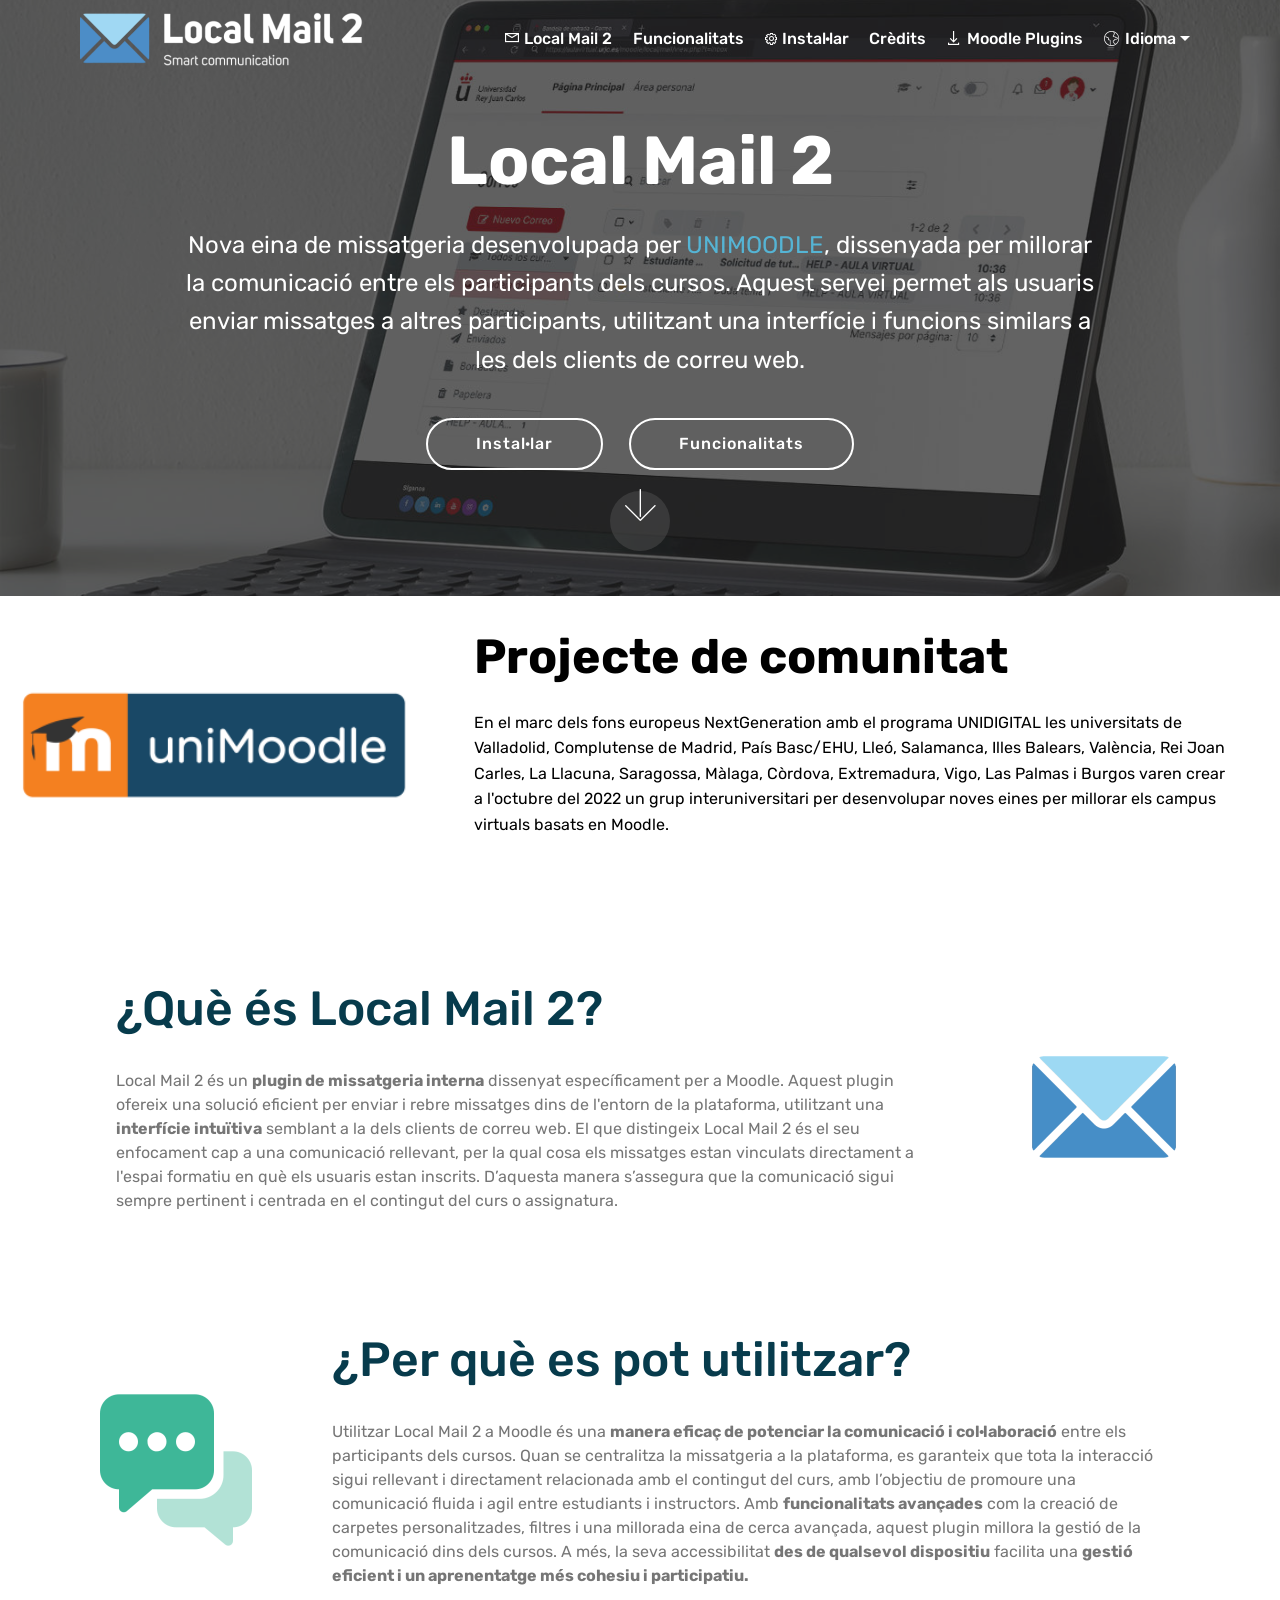
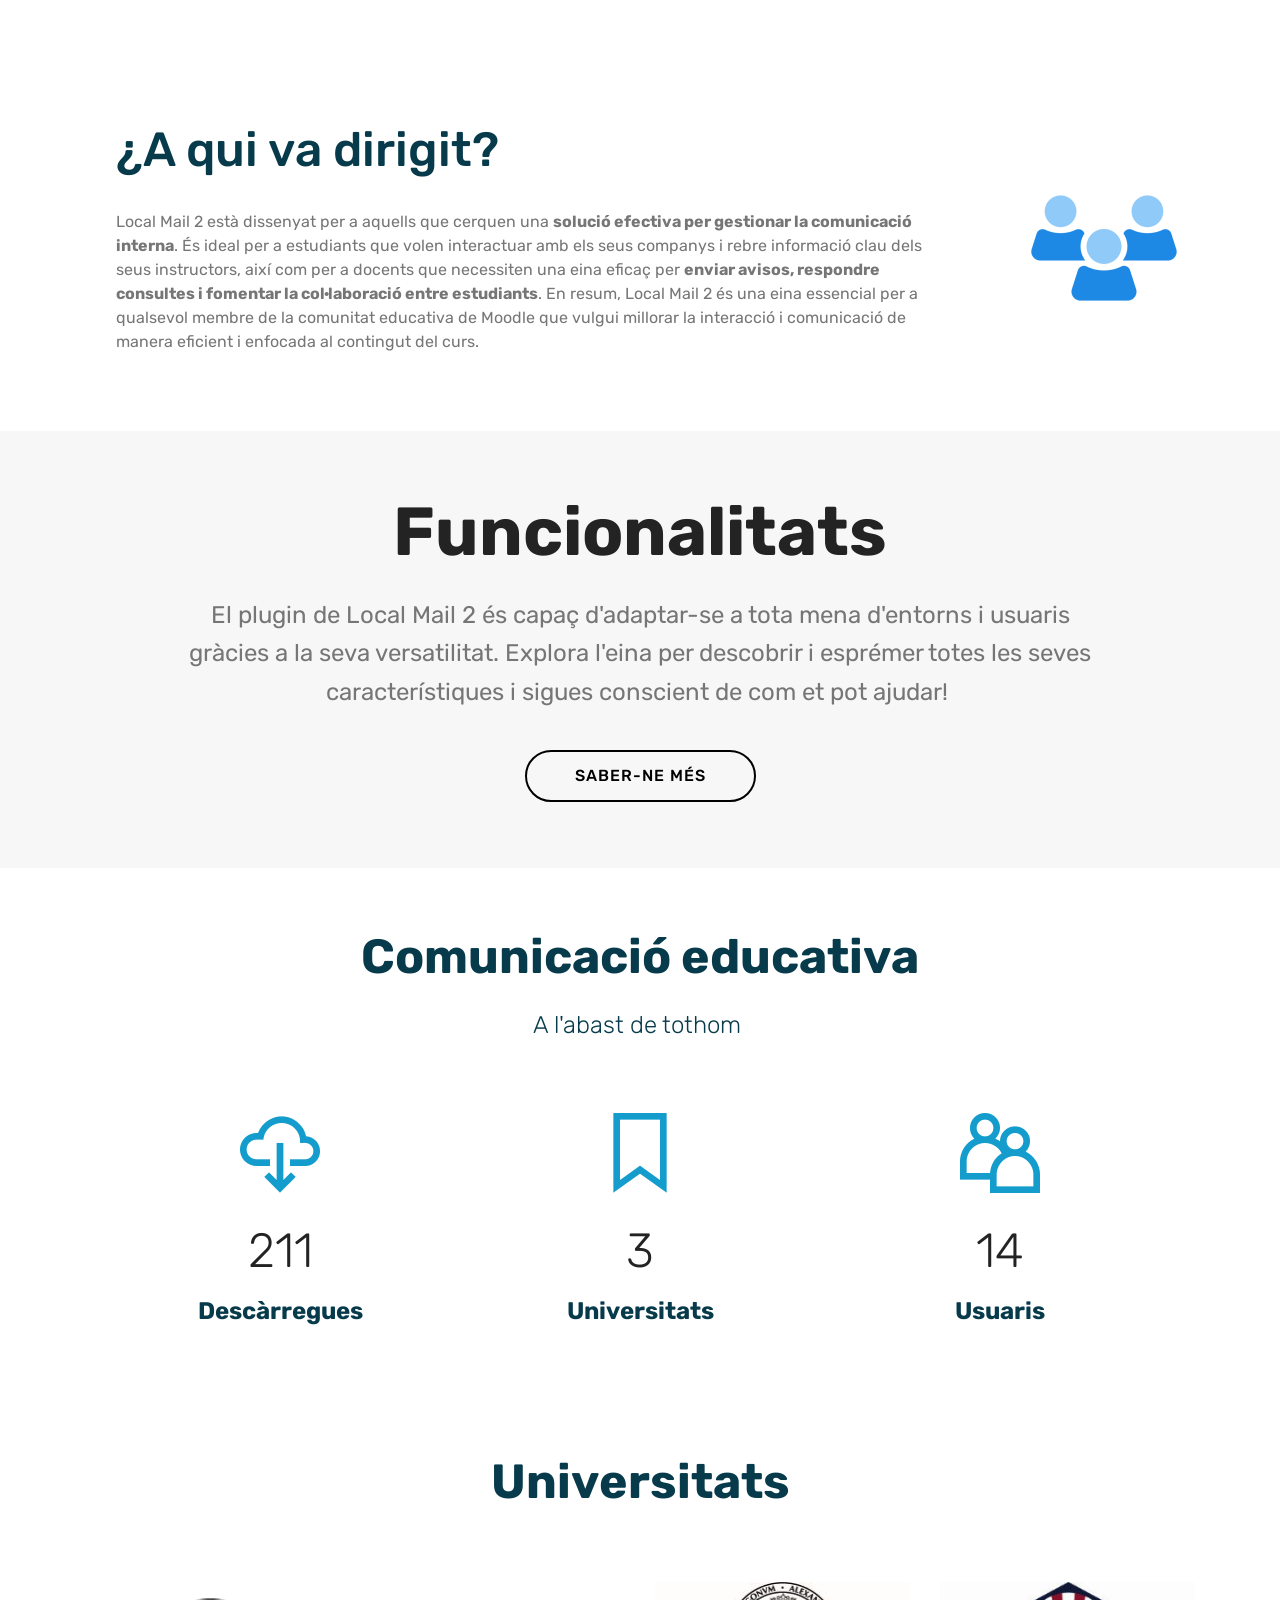
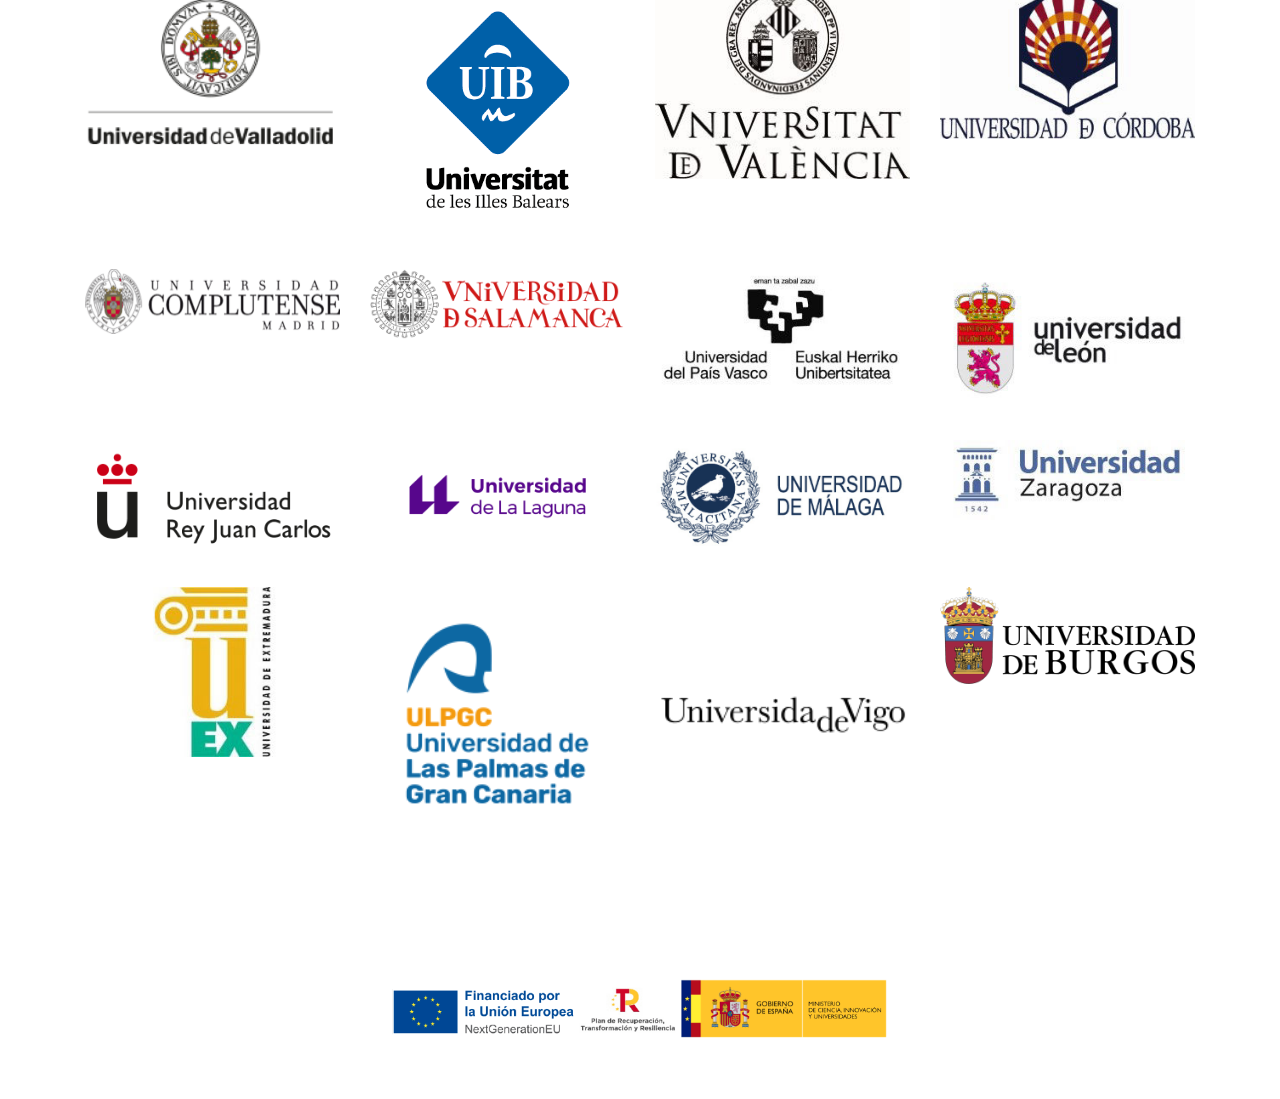
<file: cat/index.html>
<!DOCTYPE html>
<html  >
<head>
  <!-- Site made with Mobirise Website Builder v5.9.11, https://unimoodle.github.io -->
  <meta charset="UTF-8">
  <meta http-equiv="X-UA-Compatible" content="IE=edge">
  <meta name="generator" content="Mobirise v5.9.11, mobirise.com">
  <meta name="twitter:card" content="summary_large_image"/>
  <meta name="twitter:image:src" content="assets/images/index-meta.png">
  <meta property="og:image" content="assets/images/index-meta.png">
  <meta name="twitter:title" content="Inicio">
  <meta name="viewport" content="width=device-width, initial-scale=1, minimum-scale=1">
  <link rel="shortcut icon" href="assets/images/localmail-w-617x121.png" type="image/x-icon">
  <meta name="description" content="Front page P1 Course Transfer">
  
  
  <title>Inicio</title>
  <link rel="stylesheet" href="assets/web/assets/mobirise-icons2/mobirise2.css">
  <link rel="stylesheet" href="assets/web/assets/mobirise-icons/mobirise-icons.css">
  <link rel="stylesheet" href="assets/bootstrap/css/bootstrap.min.css">
  <link rel="stylesheet" href="assets/bootstrap/css/bootstrap-grid.min.css">
  <link rel="stylesheet" href="assets/bootstrap/css/bootstrap-reboot.min.css">
  <link rel="stylesheet" href="assets/tether/tether.min.css">
  <link rel="stylesheet" href="assets/animatecss/animate.min.css">
  <link rel="stylesheet" href="assets/dropdown/css/style.css">
  <link rel="stylesheet" href="assets/theme/css/style.css">
  <link rel="preload" href="https://fonts.googleapis.com/css?family=Rubik:300,300i,400,400i,500,500i,700,700i,900,900i&display=swap" as="style" onload="this.onload=null;this.rel='stylesheet'">
  <noscript><link rel="stylesheet" href="https://fonts.googleapis.com/css?family=Rubik:300,300i,400,400i,500,500i,700,700i,900,900i&display=swap"></noscript>
  <link rel="preload" as="style" href="assets/mobirise/css/mbr-additional2.css"><link rel="stylesheet" href="assets/mobirise/css/mbr-additional2.css" type="text/css">

  
  
  
</head>
<body>

<!-- Analytics -->
<!-- Global site tag (gtag.js) - Google Analytics -->
<script async src="https://www.googletagmanager.com/gtag/js?id=UA-17620215-5"></script>
<script>
  window.dataLayer = window.dataLayer || [];
  function gtag(){dataLayer.push(arguments);}
  gtag('js', new Date());

  gtag('config', 'UA-17620215-5');
</script>
<!-- /Analytics -->


  
  <section class="menu cid-u37Av4bpLL" once="menu" id="menu1-3m">

    

    <nav class="navbar navbar-expand beta-menu navbar-dropdown align-items-center navbar-fixed-top navbar-toggleable-sm bg-color transparent">
        <button class="navbar-toggler navbar-toggler-right" type="button" data-toggle="collapse" data-target="#navbarSupportedContent" aria-controls="navbarSupportedContent" aria-expanded="false" aria-label="Toggle navigation">
            <div class="hamburger">
                <span></span>
                <span></span>
                <span></span>
                <span></span>
            </div>
        </button>
        <div class="menu-logo">
            <div class="navbar-brand">
                <span class="navbar-logo">
                    <a href="https://unimoodle.github.io">
                         <img src="assets/images/localmail-w-617x121.png" alt="Local Mail 2" title="" style="height: 3.8rem;">
                    </a>
                </span>
                
            </div>
        </div>
        <div class="collapse navbar-collapse" id="navbarSupportedContent">
            <ul class="navbar-nav nav-dropdown nav-right" data-app-modern-menu="true"><li class="nav-item">
                    <a class="nav-link link text-white display-4" href="index.html" aria-expanded="false"><span class="mobi-mbri mobi-mbri-letter mbr-iconfont mbr-iconfont-btn" style="font-size: 14px;"></span>Local Mail 2</a>
                </li><li class="nav-item"><a class="nav-link link text-white text-primary display-4" href="play.html" aria-expanded="false">Funcionalitats</a></li><li class="nav-item"><a class="nav-link link text-white text-primary display-4" href="install.html" aria-expanded="false"><span class="mobi-mbri mobi-mbri-setting mbr-iconfont mbr-iconfont-btn" style="font-size: 12px;"></span>Instal·lar</a></li><li class="nav-item"><a class="nav-link link text-white text-primary display-4" href="credits.html">Crèdits</a></li><li class="nav-item"><a class="nav-link link text-white text-primary display-4" href="https://moodle.org/plugins/local_mail" target="_blank"><span class="mobi-mbri mobi-mbri-download mbr-iconfont mbr-iconfont-btn" style="font-size: 14px;"></span>Moodle Plugins</a></li><li class="nav-item dropdown"><a class="nav-link link dropdown-toggle text-white display-4" href="../play_activity.html" data-toggle="dropdown-submenu" aria-expanded="false"><span class="mbri-globe mbr-iconfont mbr-iconfont-btn" style="font-size: 15px;"></span>
                        
                        Idioma</a><div class="dropdown-menu"><a class="dropdown-item text-white text-primary display-4" href="../es/index.html">Español<br></a><a class="dropdown-item text-white text-primary display-4" href="../index.html">English</a></div></li></ul>
            
        </div>
    </nav>
</section>

<section class="cid-u31aSCgl2i" id="header2-32">

    

    <div class="mbr-overlay" style="opacity: 0.7; background-color: rgb(35, 35, 35);"></div>

    <div class="container align-center">
        <div class="row justify-content-md-center">
            <div class="mbr-white col-md-10">
                <h1 class="mbr-section-title mbr-bold pb-3 mbr-fonts-style display-1">Local Mail 2</h1>
                
                <p class="mbr-text pb-3 mbr-fonts-style display-5">Nova eina de missatgeria desenvolupada per <a href="https://unimoodle.github.io" class="text-primary">UNIMOODLE</a>, dissenyada per millorar la comunicació entre els participants dels cursos. Aquest servei permet als usuaris enviar missatges a altres participants, utilitzant una interfície i funcions similars a les dels clients de correu web.<br></p>
                <div class="mbr-section-btn"><a class="btn btn-md btn-white-outline display-4" href="install.html">Instal·lar</a> <a class="btn btn-md btn-white-outline display-4" href="play.html">Funcionalitats</a></div>
            </div>
        </div>
    </div>
    <div class="mbr-arrow hidden-sm-down" aria-hidden="true">
        <a href="#next">
            <i class="mbri-down mbr-iconfont"></i>
        </a>
    </div>
</section>

<section class="start article2 cid-uqCowA5rPR" id="article02-5d">
	

	
	

	<div class="container-fluid">
		<div class="row justify-content-center">
			<div class="col-12 col-md-12 col-lg-4 image-wrapper">
				<a href="https://unimoodle.github.io/index.html"><img class="w-100" src="assets/images/unimoodle-primarylogo-rgb-348x102.png" alt="UNIMOODLE"></a>
			</div>
			<div class="col-12 col-md-12 col-lg">
				<div class="text-wrapper align-left">
					<h1 class="mbr-section-title mbr-fonts-style mb-4 display-2"><strong>Projecte de comunitat</strong></h1>
					<p class="mbr-text align-left mbr-fonts-style mb-4 display-7">
					En el marc dels fons europeus NextGeneration amb el programa UNIDIGITAL les universitats de Valladolid, Complutense de Madrid, País Basc/EHU, Lleó, Salamanca, Illes Balears, València, Rei Joan Carles, La Llacuna, Saragossa, Màlaga, Còrdova, Extremadura, Vigo, Las Palmas i Burgos varen crear a l'octubre del 2022 un grup interuniversitari per desenvolupar noves eines per millorar els campus virtuals basats en Moodle. 
					</p>
					
				</div>
			</div>
		</div>
	</div>
</section>

<section class="features11 cid-u31bmIcDu2" id="features11-39">

    

    

    <div class="container">   
        <div class="col-md-12">
            <div class="media-container-row">
                <div class="mbr-figure m-auto" style="width: 20%;">
                    <img src="assets/images/logos-304x304.png" alt="Mobirise" title="">
                </div>
                <div class=" align-left aside-content">
                    
                    <div class="mbr-section-text">
                        
                    </div>

                    <div class="block-content">
                        <div class="card p-3 pr-3">
                            <div class="media">
                                     
                                <div class="media-body">
                                    <h4 class="card-title mbr-fonts-style display-2">¿Què és Local Mail 2?
</h4>
                                </div>
                            </div>                

                            <div class="card-box">
                                <p class="block-text mbr-fonts-style display-7"><br>Local Mail 2 és un <strong>plugin de missatgeria interna</strong> dissenyat específicament per a Moodle. Aquest plugin ofereix una solució eficient per enviar i rebre missatges dins de l'entorn de la plataforma, utilitzant una <strong>interfície intuïtiva</strong> semblant a la dels clients de correu web. El que distingeix Local Mail 2 és el seu enfocament cap a una comunicació rellevant, per la qual cosa els missatges estan vinculats directament a l'espai formatiu en què els usuaris estan inscrits. D’aquesta manera s’assegura que la comunicació sigui sempre pertinent i centrada en el contingut del curs o assignatura.<br></p>
                            </div>
                        </div>

                        
                    </div>
                </div>
            </div>
        </div> 
    </div>          
</section>

<section class="features11 cid-u31bdVoHP5" id="features11-38">

    

    

    <div class="container">   
        <div class="col-md-12">
            <div class="media-container-row">
                <div class="mbr-figure m-auto" style="width: 20%;">
                    <img src="assets/images/chat-304x304.png" alt="Mobirise" title="">
                </div>
                <div class=" align-left aside-content">
                    
                    <div class="mbr-section-text">
                        
                    </div>

                    <div class="block-content">
                        <div class="card p-3 pr-3">
                            <div class="media">
                                     
                                <div class="media-body">
                                    <h4 class="card-title mbr-fonts-style display-2">¿Per què es pot utilitzar?</h4>
                                </div>
                            </div>                

                            <div class="card-box">
                                <p class="block-text mbr-fonts-style display-7"><br>Utilitzar Local Mail 2 a Moodle és una <strong>manera eficaç de potenciar la comunicació i col·laboració</strong> entre els participants dels cursos. Quan se centralitza la missatgeria a la plataforma, es garanteix que tota la interacció sigui rellevant i directament relacionada amb el contingut del curs, amb l’objectiu de promoure una comunicació fluida i agil entre estudiants i instructors. Amb <strong>funcionalitats avançades</strong> com la creació de carpetes personalitzades, filtres i una millorada eina de cerca avançada, aquest plugin millora la gestió de la comunicació dins dels cursos. A més, la seva accessibilitat <strong>des de qualsevol dispositiu</strong> facilita una <strong>gestió eficient i un aprenentatge més cohesiu i participatiu.</strong><br></p>
                            </div>
                        </div>

                        
                    </div>
                </div>
            </div>
        </div> 
    </div>          
</section>

<section class="features11 cid-u31bnE7oHb" id="features11-3a">

    

    

    <div class="container">   
        <div class="col-md-12">
            <div class="media-container-row">
                <div class="mbr-figure m-auto" style="width: 20%;">
                    <img src="assets/images/group-304x304.png" alt="Mobirise" title="">
                </div>
                <div class=" align-left aside-content">
                    
                    <div class="mbr-section-text">
                        
                    </div>

                    <div class="block-content">
                        <div class="card p-3 pr-3">
                            <div class="media">
                                     
                                <div class="media-body">
                                    <h4 class="card-title mbr-fonts-style display-2">¿A qui va dirigit?</h4>
                                </div>
                            </div>                

                            <div class="card-box">
                                <p class="block-text mbr-fonts-style display-7"><br>Local Mail 2 està dissenyat per a aquells que cerquen una <strong>solució efectiva per gestionar la comunicació interna</strong>. És ideal per a estudiants que volen interactuar amb els seus companys i rebre informació clau dels seus instructors, així com per a docents que necessiten una eina eficaç per <strong>enviar avisos, respondre consultes i fomentar la col·laboració entre estudiants</strong>. En resum, Local Mail 2 és una eina essencial per a qualsevol membre de la comunitat educativa de Moodle que vulgui millorar la interacció i comunicació de manera eficient i enfocada al contingut del curs.<br></p>
                            </div>
                        </div>

                        
                    </div>
                </div>
            </div>
        </div> 
    </div>          
</section>

<section class="header1 cid-undolzZOg3" id="header16-4u">

    

    

    <div class="container">
        <div class="row justify-content-md-center">
            <div class="col-md-10 align-center">
                <h1 class="mbr-section-title mbr-bold pb-3 mbr-fonts-style display-1">
                    Funcionalitats</h1>
                
                <p class="mbr-text pb-3 mbr-fonts-style display-5">
                    El plugin de Local Mail 2 és capaç d'adaptar-se a tota mena d'entorns i usuaris gràcies a la seva versatilitat. Explora l'eina per descobrir i esprémer totes les seves característiques i sigues conscient de com et pot ajudar!&nbsp;</p>
                <div class="mbr-section-btn"><a class="btn btn-md btn-black-outline display-4" href="play.html">SABER-NE MÉS</a></div>
            </div>
        </div>
    </div>

</section>

<section class="counters1 counters cid-uk5ngNhLRZ" id="counters1-4h">

    

    

    <div class="container">
        <h2 class="mbr-section-title pb-3 align-center mbr-fonts-style display-2"><strong>
            Comunicació educativa</strong></h2>
        <h3 class="mbr-section-subtitle mbr-fonts-style display-5"><p>A l'abast de tothom&nbsp;</p></h3>

        <div class="container pt-4 mt-2">
            <div class="media-container-row">
                <div class="card p-3 align-center col-12 col-md-6 col-lg-4">
                    <div class="panel-item p-3">
                        <div class="card-img pb-3">
                            <span class="mbr-iconfont mobi-mbri-download-2 mobi-mbri"></span>
                        </div>

                        <div class="card-text">
                            <h3 class="count pt-3 pb-3 mbr-fonts-style display-2">+1.500
                            </h3>
                            <h4 class="mbr-content-title mbr-bold mbr-fonts-style display-5">
                                Descàrregues</h4>
                            
                        </div>
                    </div>
                </div>


                <div class="card p-3 align-center col-12 col-md-6 col-lg-4">
                    <div class="panel-item p-3">
                        <div class="card-img pb-3">
                            <span class="mbr-iconfont mobi-mbri-bookmark mobi-mbri"></span>
                        </div>
                        <div class="card-text">
                            <h3 class="count pt-3 pb-3 mbr-fonts-style display-2">
                                  16</h3>
                            <h4 class="mbr-content-title mbr-bold mbr-fonts-style display-5">
                                Universitats</h4>
                            
                        </div>
                    </div>
                </div>

                <div class="card p-3 align-center col-12 col-md-6 col-lg-4">
                    <div class="panel-item p-3">
                        <div class="card-img pb-3">
                            <span class="mbr-iconfont mobi-mbri-users mobi-mbri"></span>
                        </div>
                        <div class="card-text">
                            <h3 class="count pt-3 pb-3 mbr-fonts-style display-2">+100k</h3>
                            <h4 class="mbr-content-title mbr-bold mbr-fonts-style display-5">
                                Usuaris</h4>
                            
                        </div>
                    </div>
                </div>


                
            </div>
        </div>
   </div>
</section>

<section class="mbr-gallery gallery5 cid-uk6rP5z4JQ" id="gallery5-4k">

    

    

    <div class="container">
        <h3 class="mbr-section-title align-center mbr-fonts-style display-2"><strong>
            Universitats</strong></h3>
        <h4 class="mbr-section-subtitle align-center pb-4 mbr-fonts-style display-5">&nbsp;</h4>
        <div class="row mbr-gallery" data-toggle="modal" data-target="#Modal">
            <div class="col-sm-6 col-md-4 col-lg-3 item gallery-image active">
                <div class="item-wrapper" data-bs-toggle="modal">
                    <img class="w-100" src="assets/images/logouva-nombre-personalizado-285x200.png" alt="" data-slide-to="0" data-bs-slide-to="0" data-target="#lb-">
                </div>
            </div>
            <div class="col-sm-6 col-md-4 col-lg-3 item gallery-image">
                <div class="item-wrapper" data-bs-toggle="modal">
                    <img class="w-100" src="assets/images/uib72dpi-381x381.png" alt="" data-slide-to="1" data-bs-slide-to="1" data-target="#lb-">
                </div>
            </div><div class="col-sm-6 col-md-4 col-lg-3 item gallery-image">
                <div class="item-wrapper" data-bs-toggle="modal">
                    <img class="w-100" src="assets/images/escutisologo-uv-2-linies-personalizado-258x200.jpg" alt="" data-slide-to="2" data-bs-slide-to="2" data-target="#lb-">
                </div>
            </div><div class="col-sm-6 col-md-4 col-lg-3 item gallery-image">
                <div class="item-wrapper" data-bs-toggle="modal">
                    <img class="w-100" src="assets/images/logos-logo-color300-personalizado-300x185.jpg" alt="" data-slide-to="3" data-bs-slide-to="3" data-target="#lb-">
                </div>
            </div><div class="col-sm-6 col-md-4 col-lg-3 item gallery-image">
                <div class="item-wrapper" data-bs-toggle="modal">
                    <img class="w-100" src="assets/images/ucm-mediana-510x131.png" alt="" data-slide-to="4" data-bs-slide-to="4" data-target="#lb-">
                </div>
            </div><div class="col-sm-6 col-md-4 col-lg-3 item gallery-image">
                <div class="item-wrapper" data-bs-toggle="modal">
                    <img class="w-100" src="assets/images/marca-universidadsalamanca-color-personalizado-300x83.png" alt="" data-slide-to="5" data-bs-slide-to="5" data-target="#lb-">
                </div>
            </div>
            <div class="col-sm-6 col-md-4 col-lg-3 item gallery-image">
                <div class="item-wrapper" data-bs-toggle="modal">
                    <img class="w-100" src="assets/images/ehu-logopequeno-personalizado-300x139.jpg" alt="" data-slide-to="6" data-bs-slide-to="6" data-target="#lb-">
                </div>
            </div>
            <div class="col-sm-6 col-md-4 col-lg-3 item gallery-image">
                <div class="item-wrapper" data-bs-toggle="modal">
                    <img class="w-100" src="assets/images/unileon-escudo-txtderecha-personalizado-300x164.jpg" alt="" data-slide-to="7" data-bs-slide-to="7" data-target="#lb-">
                </div>
            </div><div class="col-sm-6 col-md-4 col-lg-3 item gallery-image">
                <div class="item-wrapper" data-bs-toggle="modal">
                    <img class="w-100" src="assets/images/logo-urjc-personalizado-300x134.png" alt="" data-slide-to="8" data-bs-slide-to="8" data-target="#lb-">
                </div>
            </div><div class="col-sm-6 col-md-4 col-lg-3 item gallery-image">
                <div class="item-wrapper" data-bs-toggle="modal">
                    <img class="w-100" src="assets/images/ull-universidad-de-la-laguna-original-personalizado-300x133.png" alt="" data-slide-to="9" data-bs-slide-to="9" data-target="#lb-">
                </div>
            </div><div class="col-sm-6 col-md-4 col-lg-3 item gallery-image">
                <div class="item-wrapper" data-bs-toggle="modal">
                    <img class="w-100" src="assets/images/uma-personalizado-300x135.png" alt="" data-slide-to="10" data-bs-slide-to="10" data-target="#lb-">
                </div>
            </div><div class="col-sm-6 col-md-4 col-lg-3 item gallery-image">
                <div class="item-wrapper" data-bs-toggle="modal">
                    <img class="w-100" src="assets/images/unizar-personalizado-300x94.jpg" alt="" data-slide-to="11" data-bs-slide-to="11" data-target="#lb-">
                </div>
            </div><div class="col-sm-6 col-md-4 col-lg-3 item gallery-image">
                <div class="item-wrapper" data-bs-toggle="modal">
                    <img class="w-100" src="assets/images/uex-logo-personalizado-300x200.jpg" alt="" data-slide-to="12" data-bs-slide-to="12" data-target="#lb-">
                </div>
            </div><div class="col-sm-6 col-md-4 col-lg-3 item gallery-image">
                <div class="item-wrapper" data-bs-toggle="modal">
                    <img class="w-100" src="assets/images/ulpgc-personalizado-201x200.png" alt="" data-slide-to="13" data-bs-slide-to="13" data-target="#lb-">
                </div>
            </div><div class="col-sm-6 col-md-4 col-lg-3 item gallery-image">
                <div class="item-wrapper" data-bs-toggle="modal">
                    <img class="w-100" src="assets/images/logotipo-universidade-de-vigo-personalizado-200x200.png" alt="" data-slide-to="14" data-bs-slide-to="14" data-target="#lb-">
                </div>
            </div><div class="col-sm-6 col-md-4 col-lg-3 item gallery-image">
                <div class="item-wrapper" data-bs-toggle="modal">
                    <img class="w-100" src="assets/images/ubu-escudo-color-tl-personalizado-300x114.png" alt="" data-slide-to="15" data-bs-slide-to="15" data-target="#lb-">
                </div>
            </div>
        </div>

        <div class="modal mbr-slider fade" tabindex="-1" role="dialog" aria-hidden="true" id="Modal">
            <div class="modal-dialog" role="document">
                <div class="modal-content">
                    <div class="modal-body">
                        <div class="carousel slide" data-ride="carousel" id="lb-">
                            <div class="carousel-inner">
                                <div class="carousel-item active">
                                    <img class="d-block w-100" src="assets/images/logouva-nombre-personalizado-285x200.png" alt="">
                                </div>
                                <div class="carousel-item">
                                    <img class="d-block w-100" src="assets/images/uib72dpi-381x381.png" alt="">
                                </div><div class="carousel-item">
                                    <img class="d-block w-100" src="assets/images/escutisologo-uv-2-linies-personalizado-258x200.jpg" alt="">
                                </div><div class="carousel-item">
                                    <img class="d-block w-100" src="assets/images/logos-logo-color300-personalizado-300x185.jpg" alt="">
                                </div><div class="carousel-item">
                                    <img class="d-block w-100" src="assets/images/ucm-mediana-510x131.png" alt="">
                                </div><div class="carousel-item">
                                    <img class="d-block w-100" src="assets/images/marca-universidadsalamanca-color-personalizado-300x83.png" alt="">
                                </div>
                                <div class="carousel-item">
                                    <img class="d-block w-100" src="assets/images/ehu-logopequeno-personalizado-300x139.jpg" alt="">
                                </div>
                                <div class="carousel-item">
                                    <img class="d-block w-100" src="assets/images/unileon-escudo-txtderecha-personalizado-300x164.jpg" alt="">
                                </div><div class="carousel-item">
                                    <img class="d-block w-100" src="assets/images/logo-urjc-personalizado-300x134.png" alt="">
                                </div><div class="carousel-item">
                                    <img class="d-block w-100" src="assets/images/ull-universidad-de-la-laguna-original-personalizado-300x133.png" alt="">
                                </div><div class="carousel-item">
                                    <img class="d-block w-100" src="assets/images/uma-personalizado-300x135.png" alt="">
                                </div><div class="carousel-item">
                                    <img class="d-block w-100" src="assets/images/unizar-personalizado-300x94.jpg" alt="">
                                </div><div class="carousel-item">
                                    <img class="d-block w-100" src="assets/images/uex-logo-personalizado-300x200.jpg" alt="">
                                </div><div class="carousel-item">
                                    <img class="d-block w-100" src="assets/images/ulpgc-personalizado-201x200.png" alt="">
                                </div><div class="carousel-item">
                                    <img class="d-block w-100" src="assets/images/logotipo-universidade-de-vigo-personalizado-200x200.png" alt="">
                                </div><div class="carousel-item">
                                    <img class="d-block w-100" src="assets/images/ubu-escudo-color-tl-personalizado-300x114.png" alt="">
                                </div>
                            </div>
                            <ol class="carousel-indicators">
                                <li data-slide-to="0" class="active" data-bs-slide-to="0" data-target="#lb-"></li>
                                <li data-slide-to="1" data-bs-slide-to="1" data-target="#lb-"></li><li data-slide-to="2" data-bs-slide-to="2" data-target="#lb-"></li>
                                <li data-slide-to="3" data-bs-slide-to="3" data-target="#lb-"></li>
                                <li data-slide-to="4" data-bs-slide-to="4" data-target="#lb-"></li><li data-slide-to="5" data-bs-slide-to="5" data-target="#lb-"></li><li data-slide-to="6" data-bs-slide-to="6" data-target="#lb-"></li><li data-slide-to="7" data-bs-slide-to="7" data-target="#lb-"></li><li data-slide-to="8" data-bs-slide-to="8" data-target="#lb-"></li><li data-slide-to="9" data-bs-slide-to="9" data-target="#lb-"></li><li data-slide-to="10" data-bs-slide-to="10" data-target="#lb-"></li><li data-slide-to="11" data-bs-slide-to="11" data-target="#lb-"></li><li data-slide-to="12" data-bs-slide-to="12" data-target="#lb-"></li><li data-slide-to="13" data-bs-slide-to="13" data-target="#lb-"></li><li data-slide-to="14" data-bs-slide-to="14" data-target="#lb-"></li><li data-slide-to="15" data-bs-slide-to="15" data-target="#lb-"></li>
                            </ol>
                            <a role="button" href="" class="close" data-dismiss="modal" aria-label="Close">
                            </a>
                            <a class="carousel-control-prev carousel-control" role="button" data-slide="prev" href="#lb-">
                                <span class="mbri-left mbr-iconfont" aria-hidden="true"></span>
                                <span class="sr-only">Previous</span>
                            </a>
                            <a class="carousel-control-next carousel-control" role="button" data-slide="next" href="#lb-">
                                <span class="mbri-right mbr-iconfont" aria-hidden="true"></span>
                                <span class="sr-only">Next</span>
                            </a>
                        </div>
                    </div>
                </div>
            </div>
        </div>
    </div>
</section>

<section class="cid-uk5p0nq8aD" id="image3-4j">

    

    <figure class="mbr-figure container">
            <div class="image-block" style="width: 45%;">
                <img src="assets/images/captura-de-pantalla-2024-07-31-a-las-9.04.58-1458x176.png" width="1400" alt="Mobirise">
                
            </div>
    </figure>
</section><!--UNIMOODLE--><script src="assets/popper/popper.min.js"></script>  <script src="assets/web/assets/jquery/jquery.min.js"></script>  <script src="assets/bootstrap/js/bootstrap.min.js"></script>  <script src="assets/tether/tether.min.js"></script>  <script src="assets/smoothscroll/smooth-scroll.js"></script>  <script src="assets/viewportchecker/jquery.viewportchecker.js"></script>  <script src="assets/dropdown/js/nav-dropdown.js"></script>  <script src="assets/dropdown/js/navbar-dropdown.js"></script>  <script src="assets/touchswipe/jquery.touch-swipe.min.js"></script>  <script src="assets/theme/js/script.js"></script>  
  
  
  <input name="animation" type="hidden">
  </body>
</html>
</file>
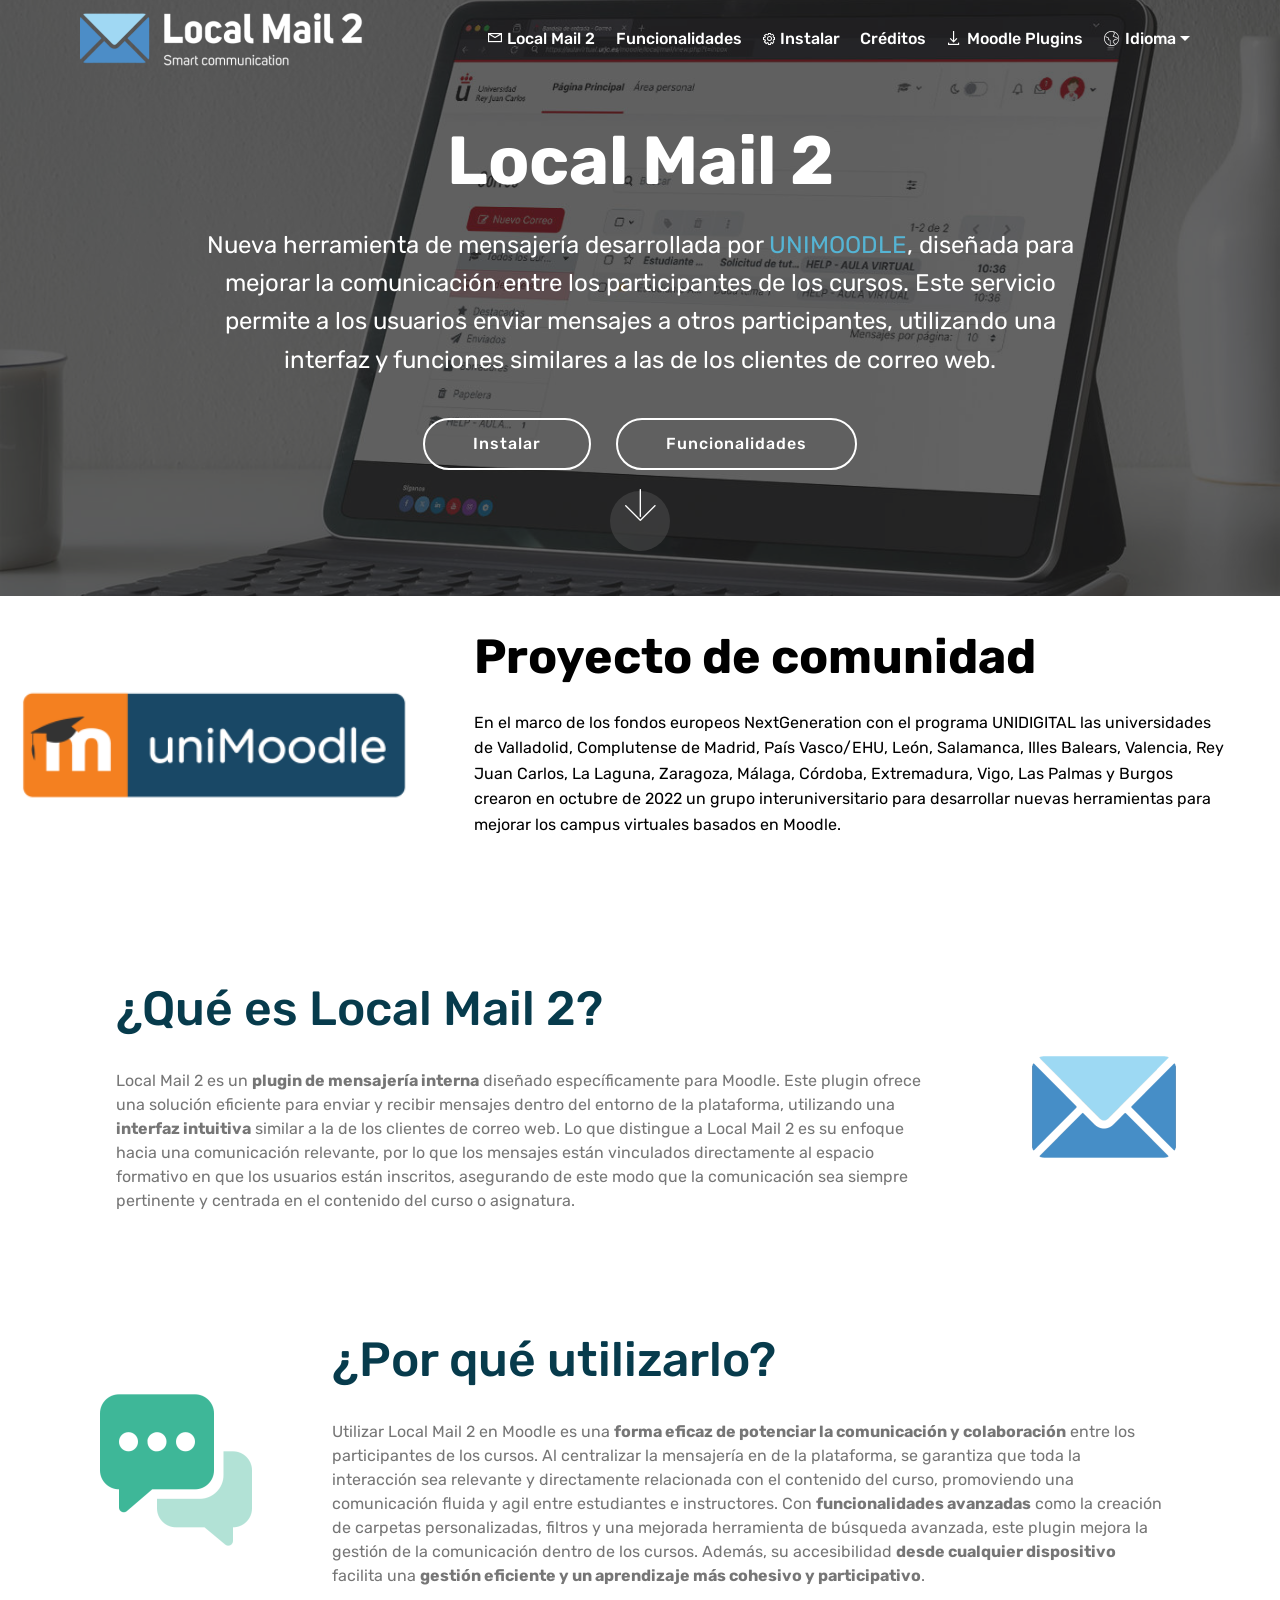
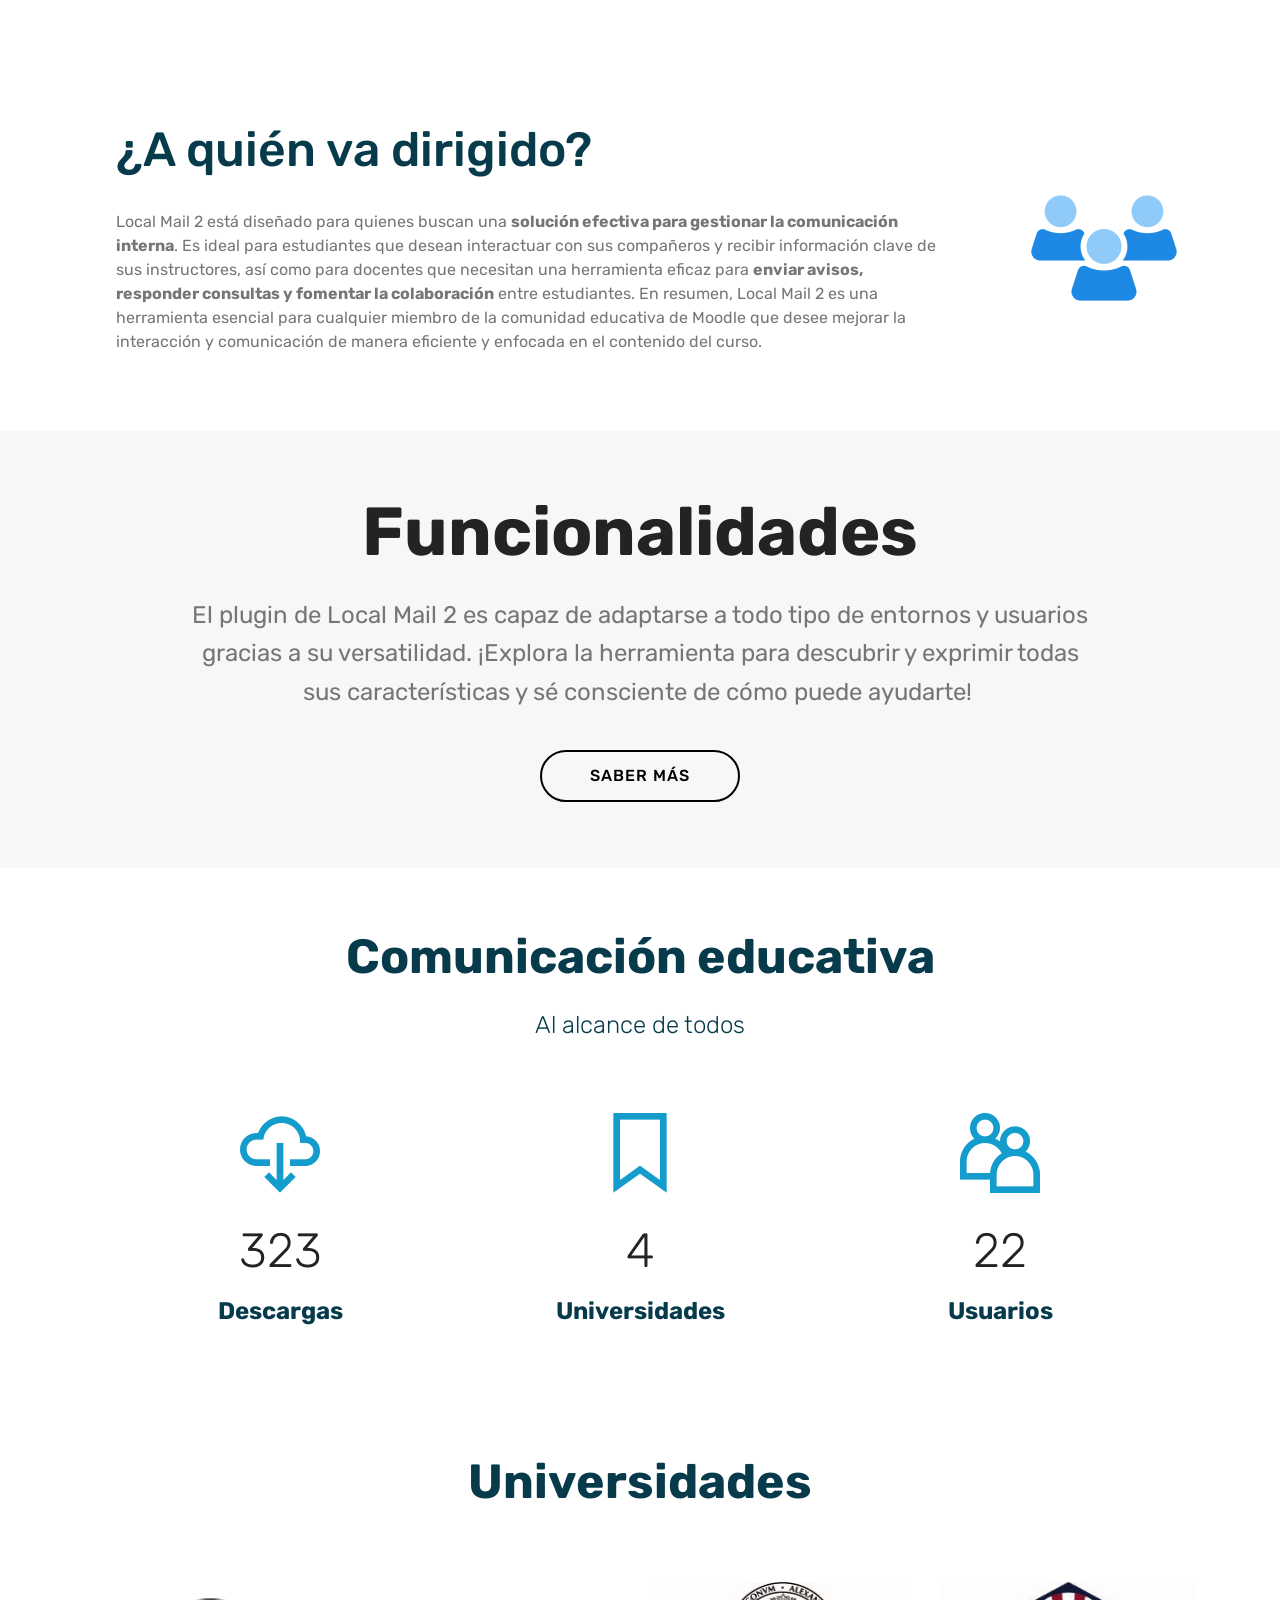
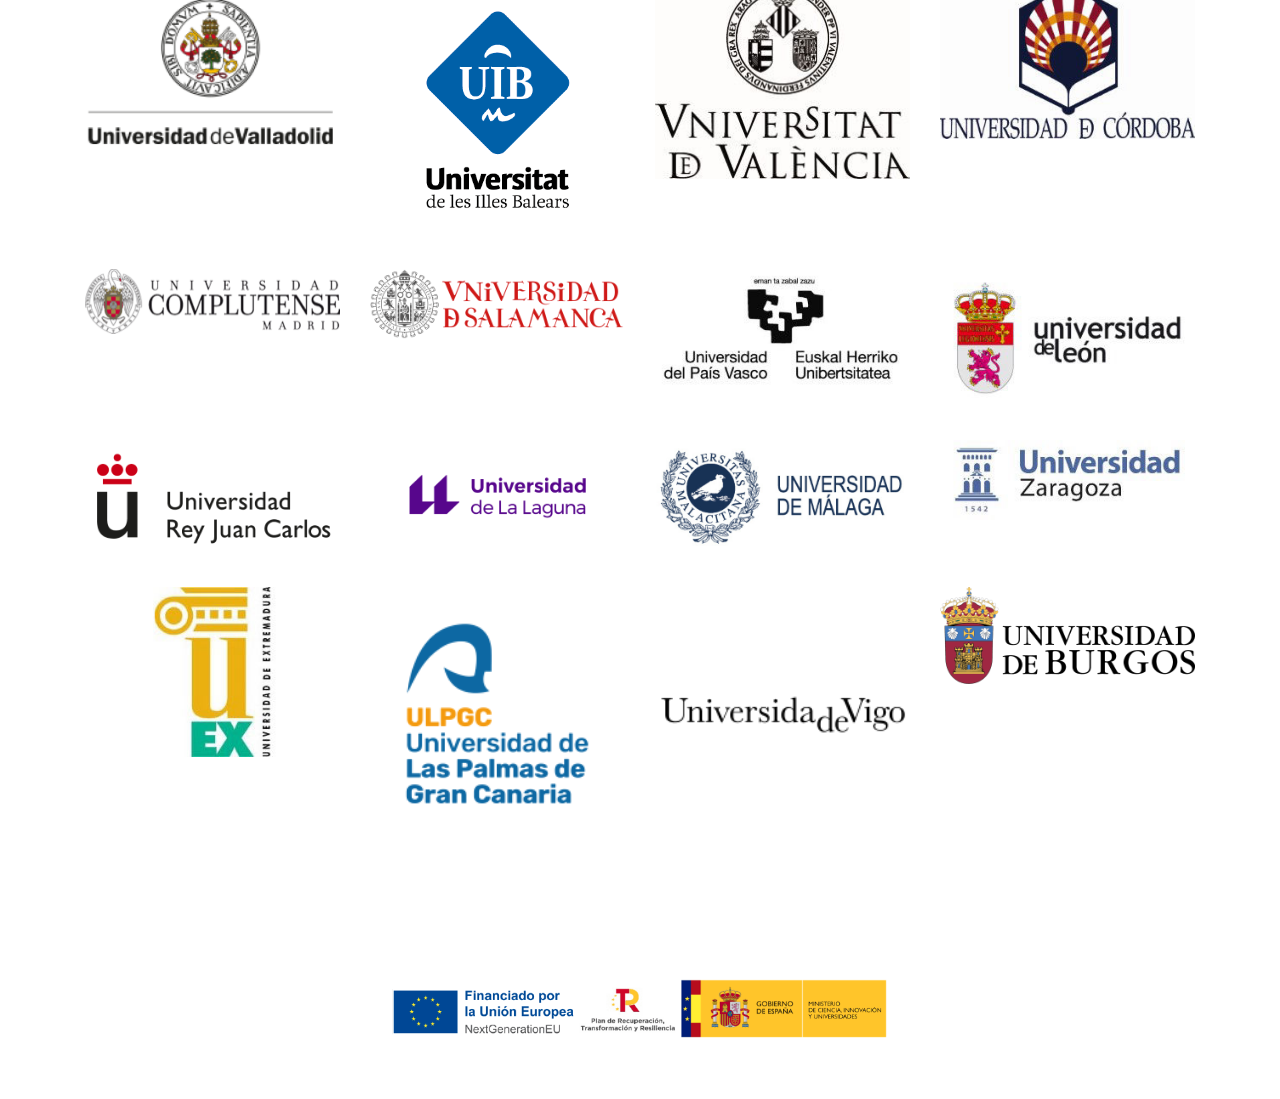
<file: es/index.html>
<!DOCTYPE html>
<html  >
<head>
  <!-- Site made with Mobirise Website Builder v5.9.11, https://unimoodle.github.io -->
  <meta charset="UTF-8">
  <meta http-equiv="X-UA-Compatible" content="IE=edge">
  <meta name="generator" content="Mobirise v5.9.11, mobirise.com">
  <meta name="twitter:card" content="summary_large_image"/>
  <meta name="twitter:image:src" content="assets/images/index-meta.png">
  <meta property="og:image" content="assets/images/index-meta.png">
  <meta name="twitter:title" content="Inicio">
  <meta name="viewport" content="width=device-width, initial-scale=1, minimum-scale=1">
  <link rel="shortcut icon" href="assets/images/localmail-w-617x121.png" type="image/x-icon">
  <meta name="description" content="Front page P1 Course Transfer">
  
  
  <title>Inicio</title>
  <link rel="stylesheet" href="assets/web/assets/mobirise-icons2/mobirise2.css">
  <link rel="stylesheet" href="assets/web/assets/mobirise-icons/mobirise-icons.css">
  <link rel="stylesheet" href="assets/bootstrap/css/bootstrap.min.css">
  <link rel="stylesheet" href="assets/bootstrap/css/bootstrap-grid.min.css">
  <link rel="stylesheet" href="assets/bootstrap/css/bootstrap-reboot.min.css">
  <link rel="stylesheet" href="assets/tether/tether.min.css">
  <link rel="stylesheet" href="assets/animatecss/animate.min.css">
  <link rel="stylesheet" href="assets/dropdown/css/style.css">
  <link rel="stylesheet" href="assets/theme/css/style.css">
  <link rel="preload" href="https://fonts.googleapis.com/css?family=Rubik:300,300i,400,400i,500,500i,700,700i,900,900i&display=swap" as="style" onload="this.onload=null;this.rel='stylesheet'">
  <noscript><link rel="stylesheet" href="https://fonts.googleapis.com/css?family=Rubik:300,300i,400,400i,500,500i,700,700i,900,900i&display=swap"></noscript>
  <link rel="preload" as="style" href="assets/mobirise/css/mbr-additional2.css"><link rel="stylesheet" href="assets/mobirise/css/mbr-additional2.css" type="text/css">

  
  
  
</head>
<body>

<!-- Analytics -->
<!-- Global site tag (gtag.js) - Google Analytics -->
<script async src="https://www.googletagmanager.com/gtag/js?id=UA-17620215-5"></script>
<script>
  window.dataLayer = window.dataLayer || [];
  function gtag(){dataLayer.push(arguments);}
  gtag('js', new Date());

  gtag('config', 'UA-17620215-5');
</script>
<!-- /Analytics -->


  
  <section class="menu cid-u37Av4bpLL" once="menu" id="menu1-3m">

    

    <nav class="navbar navbar-expand beta-menu navbar-dropdown align-items-center navbar-fixed-top navbar-toggleable-sm bg-color transparent">
        <button class="navbar-toggler navbar-toggler-right" type="button" data-toggle="collapse" data-target="#navbarSupportedContent" aria-controls="navbarSupportedContent" aria-expanded="false" aria-label="Toggle navigation">
            <div class="hamburger">
                <span></span>
                <span></span>
                <span></span>
                <span></span>
            </div>
        </button>
        <div class="menu-logo">
            <div class="navbar-brand">
                <span class="navbar-logo">
                    <a href="https://unimoodle.github.io">
                         <img src="assets/images/localmail-w-617x121.png" alt="Local Mail 2" title="" style="height: 3.8rem;">
                    </a>
                </span>
                
            </div>
        </div>
        <div class="collapse navbar-collapse" id="navbarSupportedContent">
            <ul class="navbar-nav nav-dropdown nav-right" data-app-modern-menu="true"><li class="nav-item">
                    <a class="nav-link link text-white display-4" href="index.html" aria-expanded="false"><span class="mobi-mbri mobi-mbri-letter mbr-iconfont mbr-iconfont-btn" style="font-size: 14px;"></span>Local Mail 2</a>
                </li><li class="nav-item"><a class="nav-link link text-white text-primary display-4" href="play.html" aria-expanded="false">Funcionalidades</a></li><li class="nav-item"><a class="nav-link link text-white text-primary display-4" href="install.html" aria-expanded="false"><span class="mobi-mbri mobi-mbri-setting mbr-iconfont mbr-iconfont-btn" style="font-size: 12px;"></span>Instalar</a></li><li class="nav-item"><a class="nav-link link text-white text-primary display-4" href="credits.html">Créditos</a></li><li class="nav-item"><a class="nav-link link text-white text-primary display-4" href="https://moodle.org/plugins/local_mail" target="_blank"><span class="mobi-mbri mobi-mbri-download mbr-iconfont mbr-iconfont-btn" style="font-size: 14px;"></span>Moodle Plugins</a></li><li class="nav-item dropdown"><a class="nav-link link dropdown-toggle text-white display-4" href="../play_activity.html" data-toggle="dropdown-submenu" aria-expanded="false"><span class="mbri-globe mbr-iconfont mbr-iconfont-btn" style="font-size: 15px;"></span>
                        
                        Idioma</a><div class="dropdown-menu"><a class="dropdown-item text-white text-primary display-4" href="../index.html">English</a><a class="dropdown-item text-white text-primary display-4" href="../cat/index.html">Català<br></a></div></li></ul>
            
        </div>
    </nav>
</section>

<section class="cid-u31aSCgl2i" id="header2-32">

    

    <div class="mbr-overlay" style="opacity: 0.7; background-color: rgb(35, 35, 35);"></div>

    <div class="container align-center">
        <div class="row justify-content-md-center">
            <div class="mbr-white col-md-10">
                <h1 class="mbr-section-title mbr-bold pb-3 mbr-fonts-style display-1">Local Mail 2</h1>
                
                <p class="mbr-text pb-3 mbr-fonts-style display-5">Nueva herramienta de mensajería desarrollada por <a href="https://unimoodle.github.io" class="text-primary">UNIMOODLE</a>, diseñada para mejorar la comunicación entre los participantes de los cursos. Este servicio permite a los usuarios enviar mensajes a otros participantes, utilizando una interfaz y funciones similares a las de los clientes de correo web.<br></p>
                <div class="mbr-section-btn"><a class="btn btn-md btn-white-outline display-4" href="install.html">Instalar</a> <a class="btn btn-md btn-white-outline display-4" href="play.html">Funcionalidades</a></div>
            </div>
        </div>
    </div>
    <div class="mbr-arrow hidden-sm-down" aria-hidden="true">
        <a href="#next">
            <i class="mbri-down mbr-iconfont"></i>
        </a>
    </div>
</section>

<section class="start article2 cid-uqCowA5rPR" id="article02-5d">
	

	
	

	<div class="container-fluid">
		<div class="row justify-content-center">
			<div class="col-12 col-md-12 col-lg-4 image-wrapper">
				<a href="https://unimoodle.github.io/index.html"><img class="w-100" src="assets/images/unimoodle-primarylogo-rgb-348x102.png" alt="UNIMOODLE"></a>
			</div>
			<div class="col-12 col-md-12 col-lg">
				<div class="text-wrapper align-left">
					<h1 class="mbr-section-title mbr-fonts-style mb-4 display-2"><strong>Proyecto de comunidad</strong></h1>
					<p class="mbr-text align-left mbr-fonts-style mb-4 display-7">
					En el marco de los fondos europeos NextGeneration con el programa UNIDIGITAL las universidades de Valladolid, Complutense de Madrid, País Vasco/EHU, León, Salamanca, Illes Balears, Valencia, Rey Juan Carlos, La Laguna, Zaragoza, Málaga, Córdoba, Extremadura, Vigo, Las Palmas y Burgos crearon en octubre de 2022 un grupo interuniversitario para desarrollar nuevas herramientas para mejorar los campus virtuales basados en Moodle.
					</p>
					
				</div>
			</div>
		</div>
	</div>
</section>

<section class="features11 cid-u31bmIcDu2" id="features11-39">

    

    

    <div class="container">   
        <div class="col-md-12">
            <div class="media-container-row">
                <div class="mbr-figure m-auto" style="width: 20%;">
                    <img src="assets/images/logos-304x304.png" alt="Mobirise" title="">
                </div>
                <div class=" align-left aside-content">
                    
                    <div class="mbr-section-text">
                        
                    </div>

                    <div class="block-content">
                        <div class="card p-3 pr-3">
                            <div class="media">
                                     
                                <div class="media-body">
                                    <h4 class="card-title mbr-fonts-style display-2">¿Qué es Local Mail 2?
</h4>
                                </div>
                            </div>                

                            <div class="card-box">
                                <p class="block-text mbr-fonts-style display-7"><br>Local Mail 2 es un <strong>plugin de mensajería interna</strong> diseñado específicamente para Moodle. Este plugin ofrece una solución eficiente para enviar y recibir mensajes dentro del entorno de la plataforma, utilizando una <strong>interfaz intuitiva</strong> similar a la de los clientes de correo web. Lo que distingue a Local Mail 2 es su enfoque hacia una comunicación relevante, por lo que&nbsp;los mensajes están vinculados directamente al espacio formativo en que los usuarios están inscritos, asegurando de este modo que la comunicación sea siempre pertinente y centrada en el contenido del curso o asignatura.<br></p>
                            </div>
                        </div>

                        
                    </div>
                </div>
            </div>
        </div> 
    </div>          
</section>

<section class="features11 cid-u31bdVoHP5" id="features11-38">

    

    

    <div class="container">   
        <div class="col-md-12">
            <div class="media-container-row">
                <div class="mbr-figure m-auto" style="width: 20%;">
                    <img src="assets/images/chat-304x304.png" alt="Mobirise" title="">
                </div>
                <div class=" align-left aside-content">
                    
                    <div class="mbr-section-text">
                        
                    </div>

                    <div class="block-content">
                        <div class="card p-3 pr-3">
                            <div class="media">
                                     
                                <div class="media-body">
                                    <h4 class="card-title mbr-fonts-style display-2">¿Por qué utilizarlo?</h4>
                                </div>
                            </div>                

                            <div class="card-box">
                                <p class="block-text mbr-fonts-style display-7"><br>Utilizar Local Mail 2 en Moodle es una <strong>forma eficaz de potenciar la comunicación y colaboración</strong> entre los participantes de los cursos. Al centralizar la mensajería en de la plataforma, se garantiza que toda la interacción sea relevante y directamente relacionada con el contenido del curso, promoviendo una comunicación fluida y agil entre estudiantes e instructores. Con&nbsp;<strong>funcionalidades avanzadas</strong> como la creación de carpetas personalizadas, filtros y una mejorada herramienta de búsqueda avanzada, este plugin&nbsp;mejora la gestión de la comunicación dentro de los cursos. Además, su accesibilidad <strong>desde cualquier dispositivo</strong> facilita una <strong>gestión eficiente y un aprendizaje más cohesivo y participativo</strong>.<br></p>
                            </div>
                        </div>

                        
                    </div>
                </div>
            </div>
        </div> 
    </div>          
</section>

<section class="features11 cid-u31bnE7oHb" id="features11-3a">

    

    

    <div class="container">   
        <div class="col-md-12">
            <div class="media-container-row">
                <div class="mbr-figure m-auto" style="width: 20%;">
                    <img src="assets/images/group-304x304.png" alt="Mobirise" title="">
                </div>
                <div class=" align-left aside-content">
                    
                    <div class="mbr-section-text">
                        
                    </div>

                    <div class="block-content">
                        <div class="card p-3 pr-3">
                            <div class="media">
                                     
                                <div class="media-body">
                                    <h4 class="card-title mbr-fonts-style display-2">¿A quién va dirigido?</h4>
                                </div>
                            </div>                

                            <div class="card-box">
                                <p class="block-text mbr-fonts-style display-7"><br>Local Mail 2 está diseñado para quienes buscan una <strong>solución efectiva para gestionar la comunicación interna</strong>. Es ideal para estudiantes que desean interactuar con sus compañeros y recibir información clave de sus instructores, así como para docentes que necesitan una herramienta eficaz para <strong>enviar avisos, responder consultas y fomentar la colaboración</strong> entre estudiantes. En resumen, Local Mail 2 es una herramienta esencial para cualquier miembro de la comunidad educativa de Moodle que desee mejorar la interacción y comunicación de manera eficiente y enfocada en el contenido del curso.<br></p>
                            </div>
                        </div>

                        
                    </div>
                </div>
            </div>
        </div> 
    </div>          
</section>

<section class="header1 cid-undolzZOg3" id="header16-4u">

    

    

    <div class="container">
        <div class="row justify-content-md-center">
            <div class="col-md-10 align-center">
                <h1 class="mbr-section-title mbr-bold pb-3 mbr-fonts-style display-1">
                    Funcionalidades</h1>
                
                <p class="mbr-text pb-3 mbr-fonts-style display-5">
                    El plugin de Local Mail 2 es capaz de adaptarse a todo tipo de entornos y usuarios gracias a su versatilidad. ¡Explora la herramienta para descubrir y exprimir todas sus características y sé consciente de cómo puede ayudarte!&nbsp;</p>
                <div class="mbr-section-btn"><a class="btn btn-md btn-black-outline display-4" href="play.html">SABER MÁS</a></div>
            </div>
        </div>
    </div>

</section>

<section class="counters1 counters cid-uk5ngNhLRZ" id="counters1-4h">

    

    

    <div class="container">
        <h2 class="mbr-section-title pb-3 align-center mbr-fonts-style display-2"><strong>
            Comunicación educativa</strong></h2>
        <h3 class="mbr-section-subtitle mbr-fonts-style display-5"><p>
            Al alcance de todos</p></h3>

        <div class="container pt-4 mt-2">
            <div class="media-container-row">
                <div class="card p-3 align-center col-12 col-md-6 col-lg-4">
                    <div class="panel-item p-3">
                        <div class="card-img pb-3">
                            <span class="mbr-iconfont mobi-mbri-download-2 mobi-mbri"></span>
                        </div>

                        <div class="card-text">
                            <h3 class="count pt-3 pb-3 mbr-fonts-style display-2">+1.500
                            </h3>
                            <h4 class="mbr-content-title mbr-bold mbr-fonts-style display-5">
                                Descargas</h4>
                            
                        </div>
                    </div>
                </div>


                <div class="card p-3 align-center col-12 col-md-6 col-lg-4">
                    <div class="panel-item p-3">
                        <div class="card-img pb-3">
                            <span class="mbr-iconfont mobi-mbri-bookmark mobi-mbri"></span>
                        </div>
                        <div class="card-text">
                            <h3 class="count pt-3 pb-3 mbr-fonts-style display-2">
                                  16</h3>
                            <h4 class="mbr-content-title mbr-bold mbr-fonts-style display-5">
                                Universidades</h4>
                            
                        </div>
                    </div>
                </div>

                <div class="card p-3 align-center col-12 col-md-6 col-lg-4">
                    <div class="panel-item p-3">
                        <div class="card-img pb-3">
                            <span class="mbr-iconfont mobi-mbri-users mobi-mbri"></span>
                        </div>
                        <div class="card-text">
                            <h3 class="count pt-3 pb-3 mbr-fonts-style display-2">+100k</h3>
                            <h4 class="mbr-content-title mbr-bold mbr-fonts-style display-5">
                                Usuarios</h4>
                            
                        </div>
                    </div>
                </div>


                
            </div>
        </div>
   </div>
</section>

<section class="mbr-gallery gallery5 cid-uk6rP5z4JQ" id="gallery5-4k">

    

    

    <div class="container">
        <h3 class="mbr-section-title align-center mbr-fonts-style display-2"><strong>
            Universidades</strong></h3>
        <h4 class="mbr-section-subtitle align-center pb-4 mbr-fonts-style display-5">&nbsp;</h4>
        <div class="row mbr-gallery" data-toggle="modal" data-target="#Modal">
            <div class="col-sm-6 col-md-4 col-lg-3 item gallery-image active">
                <div class="item-wrapper" data-bs-toggle="modal">
                    <img class="w-100" src="assets/images/logouva-nombre-personalizado-285x200.png" alt="" data-slide-to="0" data-bs-slide-to="0" data-target="#lb-">
                </div>
            </div>
            <div class="col-sm-6 col-md-4 col-lg-3 item gallery-image">
                <div class="item-wrapper" data-bs-toggle="modal">
                    <img class="w-100" src="assets/images/uib72dpi-381x381.png" alt="" data-slide-to="1" data-bs-slide-to="1" data-target="#lb-">
                </div>
            </div><div class="col-sm-6 col-md-4 col-lg-3 item gallery-image">
                <div class="item-wrapper" data-bs-toggle="modal">
                    <img class="w-100" src="assets/images/escutisologo-uv-2-linies-personalizado-258x200.jpg" alt="" data-slide-to="2" data-bs-slide-to="2" data-target="#lb-">
                </div>
            </div><div class="col-sm-6 col-md-4 col-lg-3 item gallery-image">
                <div class="item-wrapper" data-bs-toggle="modal">
                    <img class="w-100" src="assets/images/logos-logo-color300-personalizado-300x185.jpg" alt="" data-slide-to="3" data-bs-slide-to="3" data-target="#lb-">
                </div>
            </div><div class="col-sm-6 col-md-4 col-lg-3 item gallery-image">
                <div class="item-wrapper" data-bs-toggle="modal">
                    <img class="w-100" src="assets/images/ucm-mediana-510x131.png" alt="" data-slide-to="4" data-bs-slide-to="4" data-target="#lb-">
                </div>
            </div><div class="col-sm-6 col-md-4 col-lg-3 item gallery-image">
                <div class="item-wrapper" data-bs-toggle="modal">
                    <img class="w-100" src="assets/images/marca-universidadsalamanca-color-personalizado-300x83.png" alt="" data-slide-to="5" data-bs-slide-to="5" data-target="#lb-">
                </div>
            </div>
            <div class="col-sm-6 col-md-4 col-lg-3 item gallery-image">
                <div class="item-wrapper" data-bs-toggle="modal">
                    <img class="w-100" src="assets/images/ehu-logopequeno-personalizado-300x139.jpg" alt="" data-slide-to="6" data-bs-slide-to="6" data-target="#lb-">
                </div>
            </div>
            <div class="col-sm-6 col-md-4 col-lg-3 item gallery-image">
                <div class="item-wrapper" data-bs-toggle="modal">
                    <img class="w-100" src="assets/images/unileon-escudo-txtderecha-personalizado-300x164.jpg" alt="" data-slide-to="7" data-bs-slide-to="7" data-target="#lb-">
                </div>
            </div><div class="col-sm-6 col-md-4 col-lg-3 item gallery-image">
                <div class="item-wrapper" data-bs-toggle="modal">
                    <img class="w-100" src="assets/images/logo-urjc-personalizado-300x134.png" alt="" data-slide-to="8" data-bs-slide-to="8" data-target="#lb-">
                </div>
            </div><div class="col-sm-6 col-md-4 col-lg-3 item gallery-image">
                <div class="item-wrapper" data-bs-toggle="modal">
                    <img class="w-100" src="assets/images/ull-universidad-de-la-laguna-original-personalizado-300x133.png" alt="" data-slide-to="9" data-bs-slide-to="9" data-target="#lb-">
                </div>
            </div><div class="col-sm-6 col-md-4 col-lg-3 item gallery-image">
                <div class="item-wrapper" data-bs-toggle="modal">
                    <img class="w-100" src="assets/images/uma-personalizado-300x135.png" alt="" data-slide-to="10" data-bs-slide-to="10" data-target="#lb-">
                </div>
            </div><div class="col-sm-6 col-md-4 col-lg-3 item gallery-image">
                <div class="item-wrapper" data-bs-toggle="modal">
                    <img class="w-100" src="assets/images/unizar-personalizado-300x94.jpg" alt="" data-slide-to="11" data-bs-slide-to="11" data-target="#lb-">
                </div>
            </div><div class="col-sm-6 col-md-4 col-lg-3 item gallery-image">
                <div class="item-wrapper" data-bs-toggle="modal">
                    <img class="w-100" src="assets/images/uex-logo-personalizado-300x200.jpg" alt="" data-slide-to="12" data-bs-slide-to="12" data-target="#lb-">
                </div>
            </div><div class="col-sm-6 col-md-4 col-lg-3 item gallery-image">
                <div class="item-wrapper" data-bs-toggle="modal">
                    <img class="w-100" src="assets/images/ulpgc-personalizado-201x200.png" alt="" data-slide-to="13" data-bs-slide-to="13" data-target="#lb-">
                </div>
            </div><div class="col-sm-6 col-md-4 col-lg-3 item gallery-image">
                <div class="item-wrapper" data-bs-toggle="modal">
                    <img class="w-100" src="assets/images/logotipo-universidade-de-vigo-personalizado-200x200.png" alt="" data-slide-to="14" data-bs-slide-to="14" data-target="#lb-">
                </div>
            </div><div class="col-sm-6 col-md-4 col-lg-3 item gallery-image">
                <div class="item-wrapper" data-bs-toggle="modal">
                    <img class="w-100" src="assets/images/ubu-escudo-color-tl-personalizado-300x114.png" alt="" data-slide-to="15" data-bs-slide-to="15" data-target="#lb-">
                </div>
            </div>
        </div>

        <div class="modal mbr-slider fade" tabindex="-1" role="dialog" aria-hidden="true" id="Modal">
            <div class="modal-dialog" role="document">
                <div class="modal-content">
                    <div class="modal-body">
                        <div class="carousel slide" data-ride="carousel" id="lb-">
                            <div class="carousel-inner">
                                <div class="carousel-item active">
                                    <img class="d-block w-100" src="assets/images/logouva-nombre-personalizado-285x200.png" alt="">
                                </div>
                                <div class="carousel-item">
                                    <img class="d-block w-100" src="assets/images/uib72dpi-381x381.png" alt="">
                                </div><div class="carousel-item">
                                    <img class="d-block w-100" src="assets/images/escutisologo-uv-2-linies-personalizado-258x200.jpg" alt="">
                                </div><div class="carousel-item">
                                    <img class="d-block w-100" src="assets/images/logos-logo-color300-personalizado-300x185.jpg" alt="">
                                </div><div class="carousel-item">
                                    <img class="d-block w-100" src="assets/images/ucm-mediana-510x131.png" alt="">
                                </div><div class="carousel-item">
                                    <img class="d-block w-100" src="assets/images/marca-universidadsalamanca-color-personalizado-300x83.png" alt="">
                                </div>
                                <div class="carousel-item">
                                    <img class="d-block w-100" src="assets/images/ehu-logopequeno-personalizado-300x139.jpg" alt="">
                                </div>
                                <div class="carousel-item">
                                    <img class="d-block w-100" src="assets/images/unileon-escudo-txtderecha-personalizado-300x164.jpg" alt="">
                                </div><div class="carousel-item">
                                    <img class="d-block w-100" src="assets/images/logo-urjc-personalizado-300x134.png" alt="">
                                </div><div class="carousel-item">
                                    <img class="d-block w-100" src="assets/images/ull-universidad-de-la-laguna-original-personalizado-300x133.png" alt="">
                                </div><div class="carousel-item">
                                    <img class="d-block w-100" src="assets/images/uma-personalizado-300x135.png" alt="">
                                </div><div class="carousel-item">
                                    <img class="d-block w-100" src="assets/images/unizar-personalizado-300x94.jpg" alt="">
                                </div><div class="carousel-item">
                                    <img class="d-block w-100" src="assets/images/uex-logo-personalizado-300x200.jpg" alt="">
                                </div><div class="carousel-item">
                                    <img class="d-block w-100" src="assets/images/ulpgc-personalizado-201x200.png" alt="">
                                </div><div class="carousel-item">
                                    <img class="d-block w-100" src="assets/images/logotipo-universidade-de-vigo-personalizado-200x200.png" alt="">
                                </div><div class="carousel-item">
                                    <img class="d-block w-100" src="assets/images/ubu-escudo-color-tl-personalizado-300x114.png" alt="">
                                </div>
                            </div>
                            <ol class="carousel-indicators">
                                <li data-slide-to="0" class="active" data-bs-slide-to="0" data-target="#lb-"></li>
                                <li data-slide-to="1" data-bs-slide-to="1" data-target="#lb-"></li><li data-slide-to="2" data-bs-slide-to="2" data-target="#lb-"></li>
                                <li data-slide-to="3" data-bs-slide-to="3" data-target="#lb-"></li>
                                <li data-slide-to="4" data-bs-slide-to="4" data-target="#lb-"></li><li data-slide-to="5" data-bs-slide-to="5" data-target="#lb-"></li><li data-slide-to="6" data-bs-slide-to="6" data-target="#lb-"></li><li data-slide-to="7" data-bs-slide-to="7" data-target="#lb-"></li><li data-slide-to="8" data-bs-slide-to="8" data-target="#lb-"></li><li data-slide-to="9" data-bs-slide-to="9" data-target="#lb-"></li><li data-slide-to="10" data-bs-slide-to="10" data-target="#lb-"></li><li data-slide-to="11" data-bs-slide-to="11" data-target="#lb-"></li><li data-slide-to="12" data-bs-slide-to="12" data-target="#lb-"></li><li data-slide-to="13" data-bs-slide-to="13" data-target="#lb-"></li><li data-slide-to="14" data-bs-slide-to="14" data-target="#lb-"></li><li data-slide-to="15" data-bs-slide-to="15" data-target="#lb-"></li>
                            </ol>
                            <a role="button" href="" class="close" data-dismiss="modal" aria-label="Close">
                            </a>
                            <a class="carousel-control-prev carousel-control" role="button" data-slide="prev" href="#lb-">
                                <span class="mbri-left mbr-iconfont" aria-hidden="true"></span>
                                <span class="sr-only">Previous</span>
                            </a>
                            <a class="carousel-control-next carousel-control" role="button" data-slide="next" href="#lb-">
                                <span class="mbri-right mbr-iconfont" aria-hidden="true"></span>
                                <span class="sr-only">Next</span>
                            </a>
                        </div>
                    </div>
                </div>
            </div>
        </div>
    </div>
</section>

<section class="cid-uk5p0nq8aD" id="image3-4j">

    

    <figure class="mbr-figure container">
            <div class="image-block" style="width: 45%;">
                <img src="assets/images/captura-de-pantalla-2024-07-31-a-las-9.04.58-1458x176.png" width="1400" alt="Mobirise">
                
            </div>
    </figure>
</section><!--UNIMOODLE--><script src="assets/popper/popper.min.js"></script>  <script src="assets/web/assets/jquery/jquery.min.js"></script>  <script src="assets/bootstrap/js/bootstrap.min.js"></script>  <script src="assets/tether/tether.min.js"></script>  <script src="assets/smoothscroll/smooth-scroll.js"></script>  <script src="assets/viewportchecker/jquery.viewportchecker.js"></script>  <script src="assets/dropdown/js/nav-dropdown.js"></script>  <script src="assets/dropdown/js/navbar-dropdown.js"></script>  <script src="assets/touchswipe/jquery.touch-swipe.min.js"></script>  <script src="assets/theme/js/script.js"></script>  
  
  
  <input name="animation" type="hidden">
  </body>
</html>
</file>
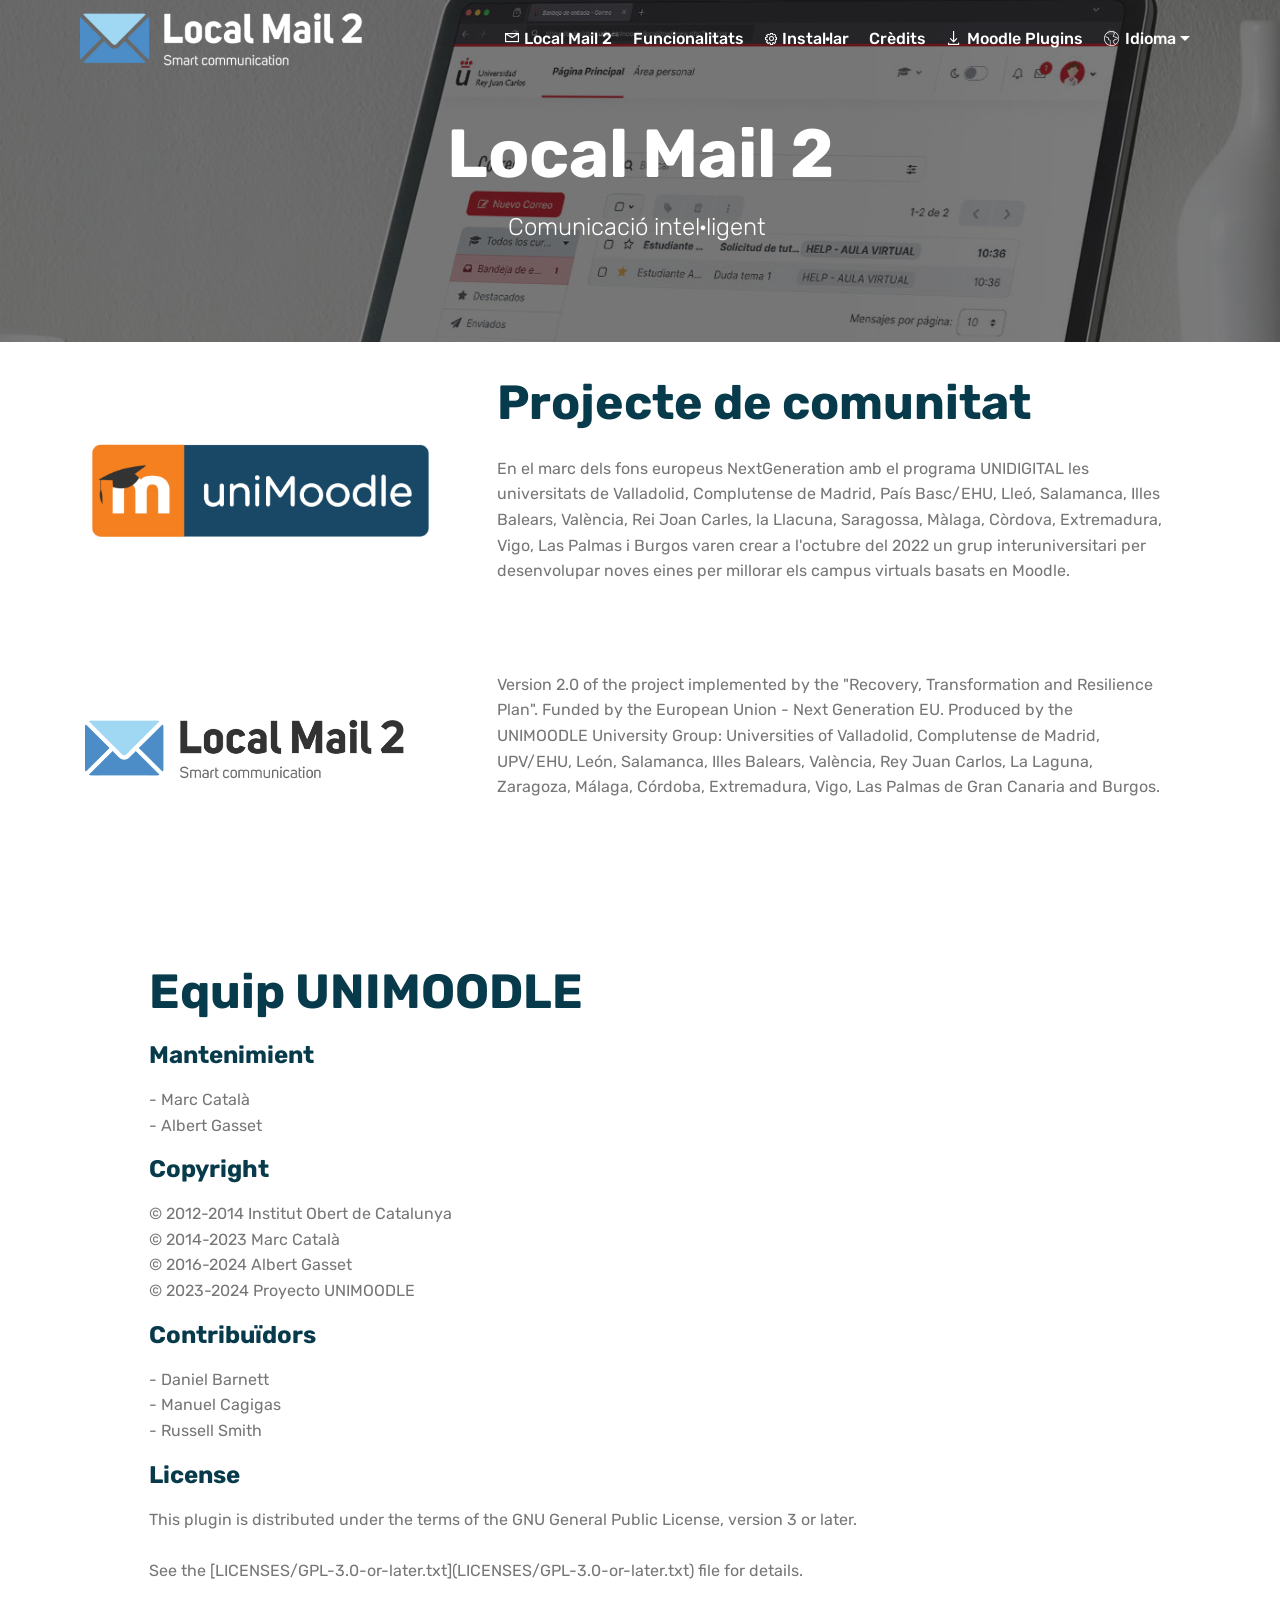
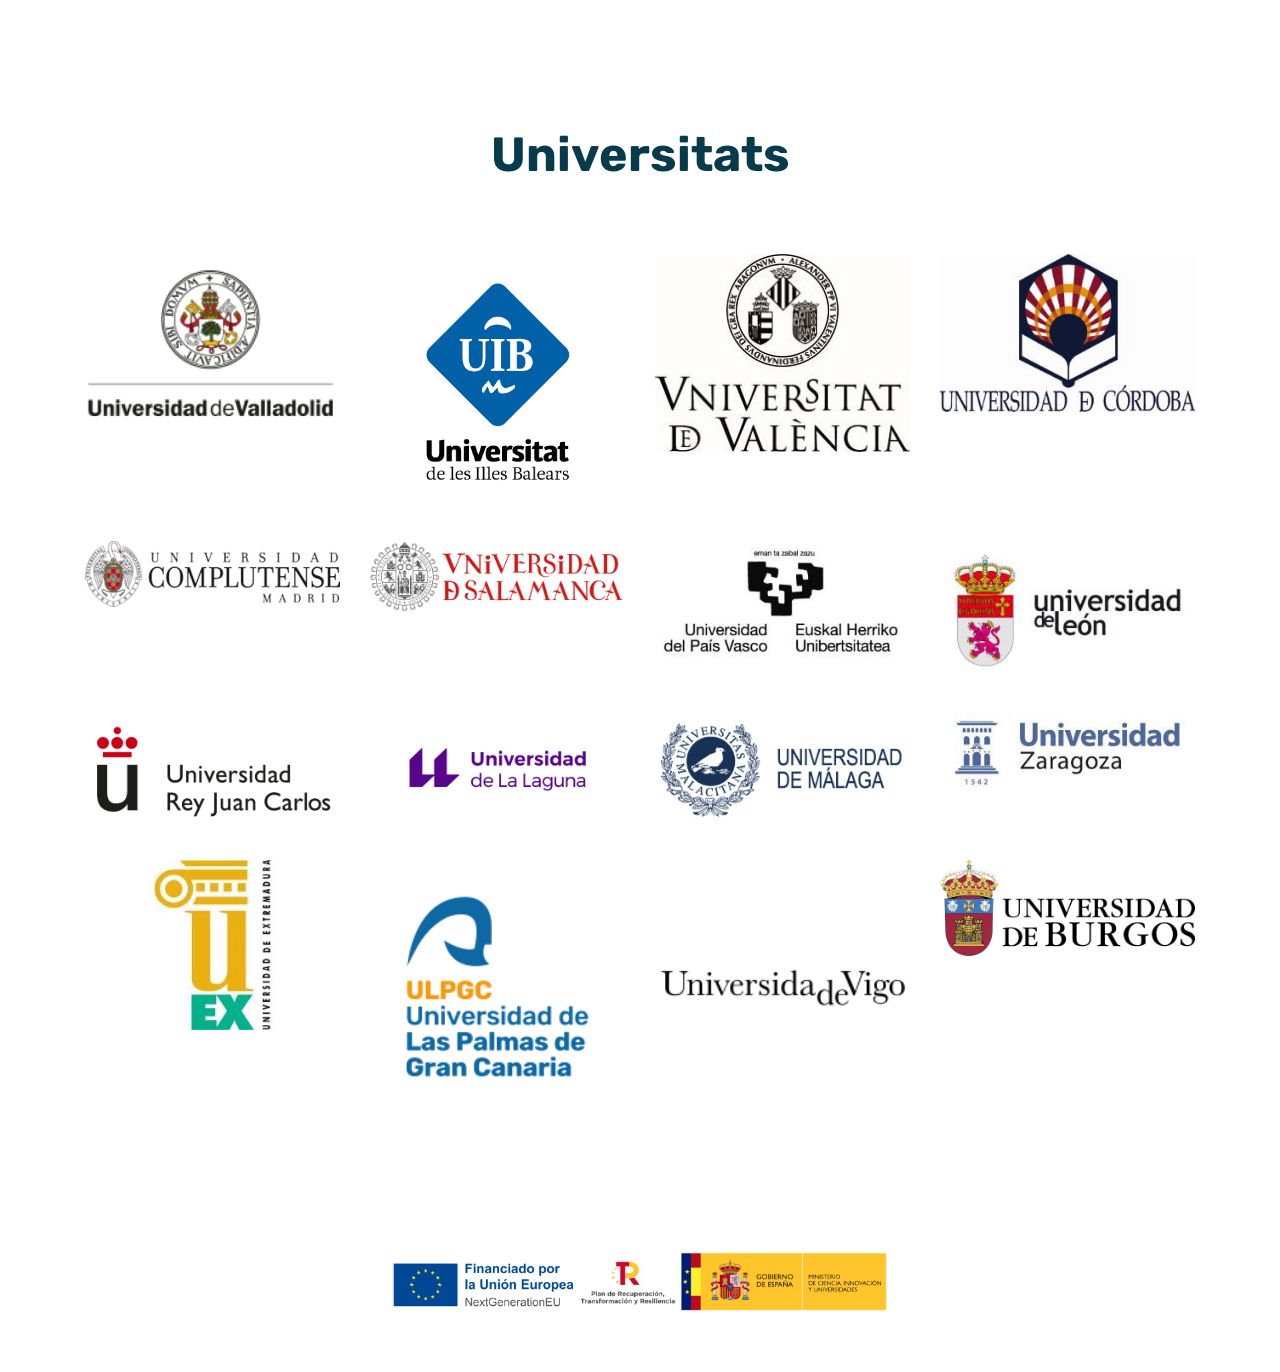
<file: cat/credits.html>
<!DOCTYPE html>
<html  >
<head>
  <!-- Site made with Mobirise Website Builder v5.9.11, https://unimoodle.github.io -->
  <meta charset="UTF-8">
  <meta http-equiv="X-UA-Compatible" content="IE=edge">
  <meta name="generator" content="Mobirise v5.9.11, mobirise.com">
  <meta name="twitter:card" content="summary_large_image"/>
  <meta name="twitter:image:src" content="assets/images/credits-meta.png">
  <meta property="og:image" content="assets/images/credits-meta.png">
  <meta name="twitter:title" content="Créditos">
  <meta name="viewport" content="width=device-width, initial-scale=1, minimum-scale=1">
  <link rel="shortcut icon" href="assets/images/localmail-w-617x121.png" type="image/x-icon">
  <meta name="description" content="Credits of the project.">
  
  
  <title>Créditos</title>
  <link rel="stylesheet" href="assets/web/assets/mobirise-icons2/mobirise2.css">
  <link rel="stylesheet" href="assets/web/assets/mobirise-icons/mobirise-icons.css">
  <link rel="stylesheet" href="assets/bootstrap/css/bootstrap.min.css">
  <link rel="stylesheet" href="assets/bootstrap/css/bootstrap-grid.min.css">
  <link rel="stylesheet" href="assets/bootstrap/css/bootstrap-reboot.min.css">
  <link rel="stylesheet" href="assets/tether/tether.min.css">
  <link rel="stylesheet" href="assets/animatecss/animate.min.css">
  <link rel="stylesheet" href="assets/dropdown/css/style.css">
  <link rel="stylesheet" href="assets/theme/css/style.css">
  <link rel="preload" href="https://fonts.googleapis.com/css?family=Rubik:300,300i,400,400i,500,500i,700,700i,900,900i&display=swap" as="style" onload="this.onload=null;this.rel='stylesheet'">
  <noscript><link rel="stylesheet" href="https://fonts.googleapis.com/css?family=Rubik:300,300i,400,400i,500,500i,700,700i,900,900i&display=swap"></noscript>
  <link rel="preload" as="style" href="assets/mobirise/css/mbr-additional2.css"><link rel="stylesheet" href="assets/mobirise/css/mbr-additional2.css" type="text/css">

  
  
  
</head>
<body>

<!-- Analytics -->
<!-- Global site tag (gtag.js) - Google Analytics -->
<script async src="https://www.googletagmanager.com/gtag/js?id=UA-17620215-5"></script>
<script>
  window.dataLayer = window.dataLayer || [];
  function gtag(){dataLayer.push(arguments);}
  gtag('js', new Date());

  gtag('config', 'UA-17620215-5');
</script>
<!-- /Analytics -->


  
  <section class="menu cid-u37Av4bpLL" once="menu" id="menu1-3m">

    

    <nav class="navbar navbar-expand beta-menu navbar-dropdown align-items-center navbar-fixed-top navbar-toggleable-sm bg-color transparent">
        <button class="navbar-toggler navbar-toggler-right" type="button" data-toggle="collapse" data-target="#navbarSupportedContent" aria-controls="navbarSupportedContent" aria-expanded="false" aria-label="Toggle navigation">
            <div class="hamburger">
                <span></span>
                <span></span>
                <span></span>
                <span></span>
            </div>
        </button>
        <div class="menu-logo">
            <div class="navbar-brand">
                <span class="navbar-logo">
                    <a href="https://unimoodle.github.io">
                         <img src="assets/images/localmail-w-617x121.png" alt="Local Mail 2" title="" style="height: 3.8rem;">
                    </a>
                </span>
                
            </div>
        </div>
        <div class="collapse navbar-collapse" id="navbarSupportedContent">
            <ul class="navbar-nav nav-dropdown nav-right" data-app-modern-menu="true"><li class="nav-item">
                    <a class="nav-link link text-white display-4" href="index.html" aria-expanded="false"><span class="mobi-mbri mobi-mbri-letter mbr-iconfont mbr-iconfont-btn" style="font-size: 14px;"></span>Local Mail 2</a>
                </li><li class="nav-item"><a class="nav-link link text-white text-primary display-4" href="play.html" aria-expanded="false">Funcionalitats</a></li><li class="nav-item"><a class="nav-link link text-white text-primary display-4" href="install.html" aria-expanded="false"><span class="mobi-mbri mobi-mbri-setting mbr-iconfont mbr-iconfont-btn" style="font-size: 12px;"></span>Instal·lar</a></li><li class="nav-item"><a class="nav-link link text-white text-primary display-4" href="credits.html">Crèdits</a></li><li class="nav-item"><a class="nav-link link text-white text-primary display-4" href="https://moodle.org/plugins/local_mail" target="_blank"><span class="mobi-mbri mobi-mbri-download mbr-iconfont mbr-iconfont-btn" style="font-size: 14px;"></span>Moodle Plugins</a></li><li class="nav-item dropdown"><a class="nav-link link dropdown-toggle text-white display-4" href="../play_activity.html" data-toggle="dropdown-submenu" aria-expanded="false"><span class="mbri-globe mbr-iconfont mbr-iconfont-btn" style="font-size: 15px;"></span>
                        
                        Idioma</a><div class="dropdown-menu"><a class="dropdown-item text-white text-primary display-4" href="../es/index.html">Español<br></a><a class="dropdown-item text-white text-primary display-4" href="../index.html">English</a></div></li></ul>
            
        </div>
    </nav>
</section>

<section class="mbr-section content5 cid-u2GUS0lXjr mbr-parallax-background" id="content5-2l">

    

    <div class="mbr-overlay" style="opacity: 0.6; background-color: rgb(35, 35, 35);">
    </div>

    <div class="container">
        <div class="media-container-row">
            <div class="title col-12 col-md-8">
                <h2 class="align-center mbr-bold mbr-white pb-3 mbr-fonts-style display-1">
                    Local Mail 2</h2>
                <h3 class="mbr-section-subtitle align-center mbr-light mbr-white pb-3 mbr-fonts-style display-5">Comunicació intel·ligent&nbsp;</h3>
                
                
            </div>
        </div>
    </div>
</section>

<section class="start article2 cid-u2GX90Ndle" id="article02-2r">
	

	
	

	<div class="container">
		<div class="row justify-content-center">
			<div class="col-12 col-md-12 col-lg-4 image-wrapper">
				<img class="w-100" src="assets/images/unimoodle-primarylogo-rgb-951x280.png" alt="Logo de UNIMOODLE">
			</div>
			<div class="col-12 col-md-12 col-lg">
				<div class="text-wrapper align-left">
					<h1 class="mbr-section-title mbr-fonts-style mb-4 display-2"><strong>Projecte de comunitat</strong></h1>
					<p class="mbr-text align-left mbr-fonts-style mb-4 display-7">En el marc dels fons europeus NextGeneration amb el programa UNIDIGITAL les universitats de Valladolid, Complutense de Madrid, País Basc/EHU, Lleó, Salamanca, Illes Balears, València, Rei Joan Carles, la Llacuna, Saragossa, Màlaga, Còrdova, Extremadura, Vigo, Las Palmas i Burgos varen crear a l'octubre del 2022 un grup interuniversitari per desenvolupar noves eines per millorar els campus virtuals basats en Moodle.<br></p>
					
				</div>
			</div>
		</div>
	</div>
</section>

<section class="start article2 cid-unjfFK4UMs" id="article02-4y">
	

	
	

	<div class="container">
		<div class="row justify-content-center">
			<div class="col-12 col-md-12 col-lg-4 image-wrapper">
				<img class="w-100" src="assets/images/localmail-690x135.png" alt="Logo de Local Mail 2">
			</div>
			<div class="col-12 col-md-12 col-lg">
				<div class="text-wrapper align-left">
					
					<p class="mbr-text align-left mbr-fonts-style mb-4 display-7">Version 2.0 of the project implemented by the "Recovery, Transformation and Resilience Plan". Funded by the European Union - Next Generation EU. Produced by the UNIMOODLE University Group: Universities of Valladolid, Complutense de Madrid, UPV/EHU, León, Salamanca, Illes Balears, València, Rey Juan Carlos, La Laguna, Zaragoza, Málaga, Córdoba, Extremadura, Vigo, Las Palmas de Gran Canaria and Burgos.<br></p>
					
				</div>
			</div>
		</div>
	</div>
</section>

<section class="article07 cid-u2GYH4m1Qb" id="article07-2u">
  

  
  
  <div class="container">
    <div class="row justify-content-center">
      <div class="card col-md-12 col-lg-12">
        <div class="card-wrapper">
          <h3 class="card-title mbr-fonts-style mbr-white mt-3 mb-4 display-2"><strong>Equip UNIMOODLE</strong></h3>
          <div class="row card-box align-left">
            <div class="item features-without-image col-12 active">
              <div class="item-wrapper">
                <h4 class="mbr-section-subtitle mbr-fonts-style mb-3 display-5"><strong>Mantenimient</strong></h4>
                <p class="mbr-text mbr-fonts-style display-7">- Marc Català <reskit@gmail.com><br>- Albert Gasset&nbsp;<albertgasset@fsfe.org></albertgasset@fsfe.org></reskit@gmail.com></p>
              </div>
            </div>
            <div class="item features-without-image col-12">
              <div class="item-wrapper">
                <h4 class="mbr-section-subtitle mbr-fonts-style mb-3 display-5">
                  <strong>Copyright</strong></h4>
                <p class="mbr-text mbr-fonts-style display-7">© 2012-2014 Institut Obert de Catalunya<https: ioc.gencat.cat=""><br>© 2014-2023 Marc Català<reskit@gmail.com><br>© 2016-2024 Albert Gasset<albertgasset@fsfe.org><br>© 2023-2024 Proyecto UNIMOODLE</albertgasset@fsfe.org></reskit@gmail.com></https:><br></p>
              </div>
            </div><div class="item features-without-image col-12">
              <div class="item-wrapper">
                <h4 class="mbr-section-subtitle mbr-fonts-style mb-3 display-5"><strong>Contribuïdors&nbsp;</strong></h4>
                <p class="mbr-text mbr-fonts-style display-7">- Daniel Barnett<br>- Manuel Cagigas<br>- Russell Smith<br></p>
              </div>
            </div><div class="item features-without-image col-12">
              <div class="item-wrapper">
                <h4 class="mbr-section-subtitle mbr-fonts-style mb-3 display-5"><strong>License</strong></h4>
                <p class="mbr-text mbr-fonts-style display-7">This plugin is distributed under the terms of the GNU General Public License, version 3 or later.<br> <br>See the [LICENSES/GPL-3.0-or-later.txt](LICENSES/GPL-3.0-or-later.txt) file for details.<br></p>
              </div>
            </div>
            
            
          </div>
          
        </div>
      </div>
    </div>
  </div>
</section>

<section class="mbr-gallery gallery5 cid-uk6BYUESQB" id="gallery5-4m">

    

    

    <div class="container">
        <h3 class="mbr-section-title align-center mbr-fonts-style display-2"><strong>
            Universitats</strong></h3>
        <h4 class="mbr-section-subtitle align-center pb-4 mbr-fonts-style display-5">&nbsp;</h4>
        <div class="row mbr-gallery" data-toggle="modal" data-target="#Modal">
            <div class="col-sm-6 col-md-4 col-lg-3 item gallery-image active">
                <div class="item-wrapper" data-bs-toggle="modal">
                    <img class="w-100" src="assets/images/logouva-nombre-personalizado-285x200.png" alt="" data-slide-to="0" data-bs-slide-to="0" data-target="#lb-">
                </div>
            </div>
            <div class="col-sm-6 col-md-4 col-lg-3 item gallery-image">
                <div class="item-wrapper" data-bs-toggle="modal">
                    <img class="w-100" src="assets/images/uib72dpi-381x381.png" alt="" data-slide-to="1" data-bs-slide-to="1" data-target="#lb-">
                </div>
            </div><div class="col-sm-6 col-md-4 col-lg-3 item gallery-image">
                <div class="item-wrapper" data-bs-toggle="modal">
                    <img class="w-100" src="assets/images/escutisologo-uv-2-linies-personalizado-258x200.jpg" alt="" data-slide-to="2" data-bs-slide-to="2" data-target="#lb-">
                </div>
            </div><div class="col-sm-6 col-md-4 col-lg-3 item gallery-image">
                <div class="item-wrapper" data-bs-toggle="modal">
                    <img class="w-100" src="assets/images/logos-logo-color300-personalizado-300x185.jpg" alt="" data-slide-to="3" data-bs-slide-to="3" data-target="#lb-">
                </div>
            </div><div class="col-sm-6 col-md-4 col-lg-3 item gallery-image">
                <div class="item-wrapper" data-bs-toggle="modal">
                    <img class="w-100" src="assets/images/ucm-mediana-510x131.png" alt="" data-slide-to="4" data-bs-slide-to="4" data-target="#lb-">
                </div>
            </div><div class="col-sm-6 col-md-4 col-lg-3 item gallery-image">
                <div class="item-wrapper" data-bs-toggle="modal">
                    <img class="w-100" src="assets/images/marca-universidadsalamanca-color-personalizado-300x83.png" alt="" data-slide-to="5" data-bs-slide-to="5" data-target="#lb-">
                </div>
            </div>
            <div class="col-sm-6 col-md-4 col-lg-3 item gallery-image">
                <div class="item-wrapper" data-bs-toggle="modal">
                    <img class="w-100" src="assets/images/ehu-logopequeno-personalizado-300x139.jpg" alt="" data-slide-to="6" data-bs-slide-to="6" data-target="#lb-">
                </div>
            </div>
            <div class="col-sm-6 col-md-4 col-lg-3 item gallery-image">
                <div class="item-wrapper" data-bs-toggle="modal">
                    <img class="w-100" src="assets/images/unileon-escudo-txtderecha-personalizado-300x164.jpg" alt="" data-slide-to="7" data-bs-slide-to="7" data-target="#lb-">
                </div>
            </div><div class="col-sm-6 col-md-4 col-lg-3 item gallery-image">
                <div class="item-wrapper" data-bs-toggle="modal">
                    <img class="w-100" src="assets/images/logo-urjc-personalizado-300x134.png" alt="" data-slide-to="8" data-bs-slide-to="8" data-target="#lb-">
                </div>
            </div><div class="col-sm-6 col-md-4 col-lg-3 item gallery-image">
                <div class="item-wrapper" data-bs-toggle="modal">
                    <img class="w-100" src="assets/images/ull-universidad-de-la-laguna-original-personalizado-300x133.png" alt="" data-slide-to="9" data-bs-slide-to="9" data-target="#lb-">
                </div>
            </div><div class="col-sm-6 col-md-4 col-lg-3 item gallery-image">
                <div class="item-wrapper" data-bs-toggle="modal">
                    <img class="w-100" src="assets/images/uma-personalizado-300x135.png" alt="" data-slide-to="10" data-bs-slide-to="10" data-target="#lb-">
                </div>
            </div><div class="col-sm-6 col-md-4 col-lg-3 item gallery-image">
                <div class="item-wrapper" data-bs-toggle="modal">
                    <img class="w-100" src="assets/images/unizar-personalizado-300x94.jpg" alt="" data-slide-to="11" data-bs-slide-to="11" data-target="#lb-">
                </div>
            </div><div class="col-sm-6 col-md-4 col-lg-3 item gallery-image">
                <div class="item-wrapper" data-bs-toggle="modal">
                    <img class="w-100" src="assets/images/uex-logo-personalizado-300x200.jpg" alt="" data-slide-to="12" data-bs-slide-to="12" data-target="#lb-">
                </div>
            </div><div class="col-sm-6 col-md-4 col-lg-3 item gallery-image">
                <div class="item-wrapper" data-bs-toggle="modal">
                    <img class="w-100" src="assets/images/ulpgc-personalizado-201x200.png" alt="" data-slide-to="13" data-bs-slide-to="13" data-target="#lb-">
                </div>
            </div><div class="col-sm-6 col-md-4 col-lg-3 item gallery-image">
                <div class="item-wrapper" data-bs-toggle="modal">
                    <img class="w-100" src="assets/images/logotipo-universidade-de-vigo-personalizado-200x200.png" alt="" data-slide-to="14" data-bs-slide-to="14" data-target="#lb-">
                </div>
            </div><div class="col-sm-6 col-md-4 col-lg-3 item gallery-image">
                <div class="item-wrapper" data-bs-toggle="modal">
                    <img class="w-100" src="assets/images/ubu-escudo-color-tl-personalizado-300x114.png" alt="" data-slide-to="15" data-bs-slide-to="15" data-target="#lb-">
                </div>
            </div>
        </div>

        <div class="modal mbr-slider fade" tabindex="-1" role="dialog" aria-hidden="true" id="Modal">
            <div class="modal-dialog" role="document">
                <div class="modal-content">
                    <div class="modal-body">
                        <div class="carousel slide" data-ride="carousel" id="lb-">
                            <div class="carousel-inner">
                                <div class="carousel-item active">
                                    <img class="d-block w-100" src="assets/images/logouva-nombre-personalizado-285x200.png" alt="">
                                </div>
                                <div class="carousel-item">
                                    <img class="d-block w-100" src="assets/images/uib72dpi-381x381.png" alt="">
                                </div><div class="carousel-item">
                                    <img class="d-block w-100" src="assets/images/escutisologo-uv-2-linies-personalizado-258x200.jpg" alt="">
                                </div><div class="carousel-item">
                                    <img class="d-block w-100" src="assets/images/logos-logo-color300-personalizado-300x185.jpg" alt="">
                                </div><div class="carousel-item">
                                    <img class="d-block w-100" src="assets/images/ucm-mediana-510x131.png" alt="">
                                </div><div class="carousel-item">
                                    <img class="d-block w-100" src="assets/images/marca-universidadsalamanca-color-personalizado-300x83.png" alt="">
                                </div>
                                <div class="carousel-item">
                                    <img class="d-block w-100" src="assets/images/ehu-logopequeno-personalizado-300x139.jpg" alt="">
                                </div>
                                <div class="carousel-item">
                                    <img class="d-block w-100" src="assets/images/unileon-escudo-txtderecha-personalizado-300x164.jpg" alt="">
                                </div><div class="carousel-item">
                                    <img class="d-block w-100" src="assets/images/logo-urjc-personalizado-300x134.png" alt="">
                                </div><div class="carousel-item">
                                    <img class="d-block w-100" src="assets/images/ull-universidad-de-la-laguna-original-personalizado-300x133.png" alt="">
                                </div><div class="carousel-item">
                                    <img class="d-block w-100" src="assets/images/uma-personalizado-300x135.png" alt="">
                                </div><div class="carousel-item">
                                    <img class="d-block w-100" src="assets/images/unizar-personalizado-300x94.jpg" alt="">
                                </div><div class="carousel-item">
                                    <img class="d-block w-100" src="assets/images/uex-logo-personalizado-300x200.jpg" alt="">
                                </div><div class="carousel-item">
                                    <img class="d-block w-100" src="assets/images/ulpgc-personalizado-201x200.png" alt="">
                                </div><div class="carousel-item">
                                    <img class="d-block w-100" src="assets/images/logotipo-universidade-de-vigo-personalizado-200x200.png" alt="">
                                </div><div class="carousel-item">
                                    <img class="d-block w-100" src="assets/images/ubu-escudo-color-tl-personalizado-300x114.png" alt="">
                                </div>
                            </div>
                            <ol class="carousel-indicators">
                                <li data-slide-to="0" class="active" data-bs-slide-to="0" data-target="#lb-"></li>
                                <li data-slide-to="1" data-bs-slide-to="1" data-target="#lb-"></li><li data-slide-to="2" data-bs-slide-to="2" data-target="#lb-"></li>
                                <li data-slide-to="3" data-bs-slide-to="3" data-target="#lb-"></li>
                                <li data-slide-to="4" data-bs-slide-to="4" data-target="#lb-"></li><li data-slide-to="5" data-bs-slide-to="5" data-target="#lb-"></li><li data-slide-to="6" data-bs-slide-to="6" data-target="#lb-"></li><li data-slide-to="7" data-bs-slide-to="7" data-target="#lb-"></li><li data-slide-to="8" data-bs-slide-to="8" data-target="#lb-"></li><li data-slide-to="9" data-bs-slide-to="9" data-target="#lb-"></li><li data-slide-to="10" data-bs-slide-to="10" data-target="#lb-"></li><li data-slide-to="11" data-bs-slide-to="11" data-target="#lb-"></li><li data-slide-to="12" data-bs-slide-to="12" data-target="#lb-"></li><li data-slide-to="13" data-bs-slide-to="13" data-target="#lb-"></li><li data-slide-to="14" data-bs-slide-to="14" data-target="#lb-"></li><li data-slide-to="15" data-bs-slide-to="15" data-target="#lb-"></li>
                            </ol>
                            <a role="button" href="" class="close" data-dismiss="modal" aria-label="Close">
                            </a>
                            <a class="carousel-control-prev carousel-control" role="button" data-slide="prev" href="#lb-">
                                <span class="mbri-left mbr-iconfont" aria-hidden="true"></span>
                                <span class="sr-only">Previous</span>
                            </a>
                            <a class="carousel-control-next carousel-control" role="button" data-slide="next" href="#lb-">
                                <span class="mbri-right mbr-iconfont" aria-hidden="true"></span>
                                <span class="sr-only">Next</span>
                            </a>
                        </div>
                    </div>
                </div>
            </div>
        </div>
    </div>
</section>

<section class="cid-uk6BvUG9aG" id="image3-4l">

    

    <figure class="mbr-figure container">
            <div class="image-block" style="width: 45%;">
                <img src="assets/images/captura-de-pantalla-2024-07-31-a-las-9.04.58-1458x176.png" width="1400" alt="Mobirise">
                
            </div>
    </figure>
</section><!--UNIMOODLE--><script src="assets/popper/popper.min.js"></script>  <script src="assets/web/assets/jquery/jquery.min.js"></script>  <script src="assets/bootstrap/js/bootstrap.min.js"></script>  <script src="assets/tether/tether.min.js"></script>  <script src="assets/smoothscroll/smooth-scroll.js"></script>  <script src="assets/viewportchecker/jquery.viewportchecker.js"></script>  <script src="assets/dropdown/js/nav-dropdown.js"></script>  <script src="assets/dropdown/js/navbar-dropdown.js"></script>  <script src="assets/touchswipe/jquery.touch-swipe.min.js"></script>  <script src="assets/parallax/jarallax.min.js"></script>  <script src="assets/theme/js/script.js"></script>  
  
  
  <input name="animation" type="hidden">
  </body>
</html>
</file>
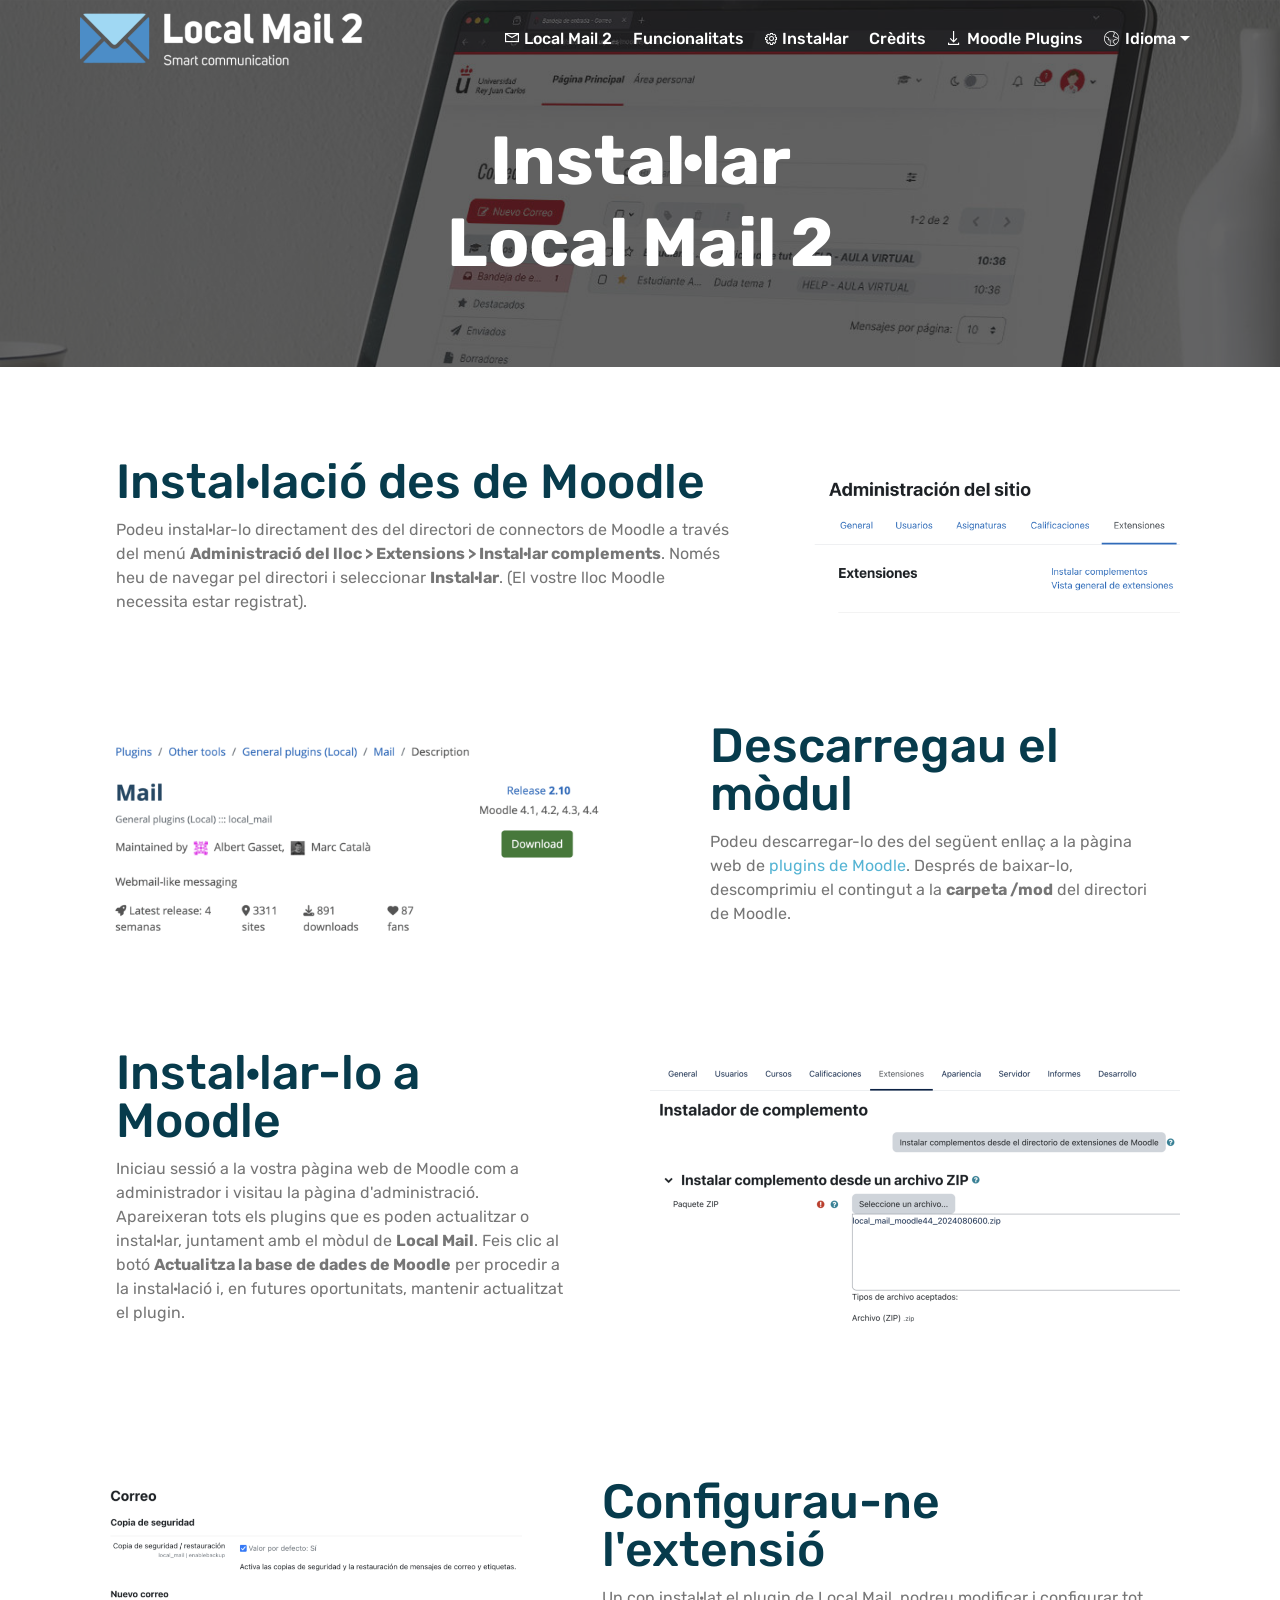
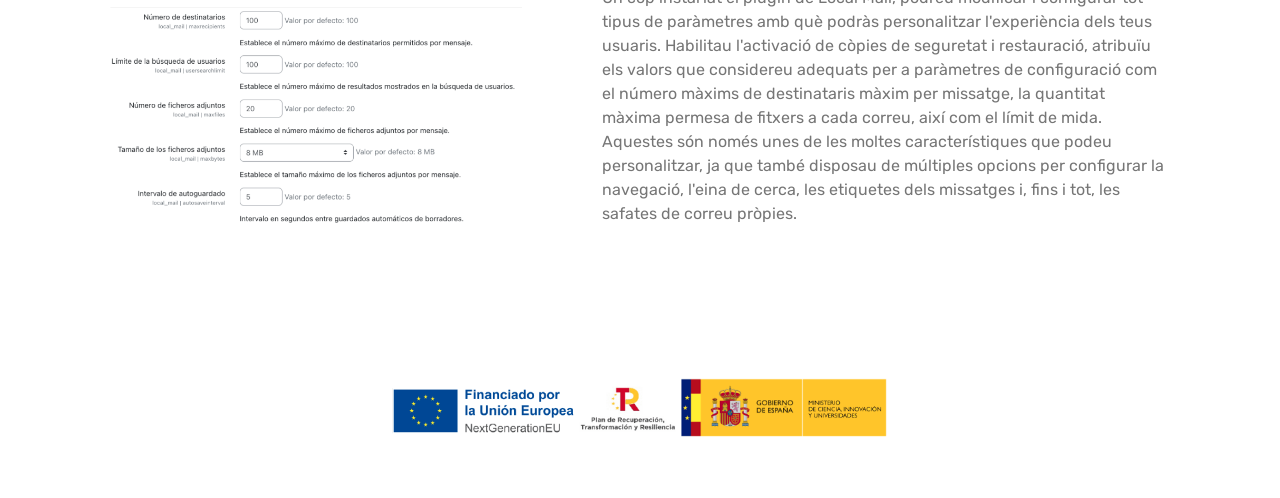
<file: cat/install.html>
<!DOCTYPE html>
<html  >
<head>
  <!-- Site made with Mobirise Website Builder v5.9.11, https://unimoodle.github.io -->
  <meta charset="UTF-8">
  <meta http-equiv="X-UA-Compatible" content="IE=edge">
  <meta name="generator" content="Mobirise v5.9.11, mobirise.com">
  <meta name="twitter:card" content="summary_large_image"/>
  <meta name="twitter:image:src" content="assets/images/install-meta.png">
  <meta property="og:image" content="assets/images/install-meta.png">
  <meta name="twitter:title" content="Instalación">
  <meta name="viewport" content="width=device-width, initial-scale=1, minimum-scale=1">
  <link rel="shortcut icon" href="assets/images/localmail-w-617x121.png" type="image/x-icon">
  <meta name="description" content="Installation">
  
  
  <title>Instalación</title>
  <link rel="stylesheet" href="assets/web/assets/mobirise-icons2/mobirise2.css">
  <link rel="stylesheet" href="assets/web/assets/mobirise-icons/mobirise-icons.css">
  <link rel="stylesheet" href="assets/bootstrap/css/bootstrap.min.css">
  <link rel="stylesheet" href="assets/bootstrap/css/bootstrap-grid.min.css">
  <link rel="stylesheet" href="assets/bootstrap/css/bootstrap-reboot.min.css">
  <link rel="stylesheet" href="assets/tether/tether.min.css">
  <link rel="stylesheet" href="assets/animatecss/animate.min.css">
  <link rel="stylesheet" href="assets/dropdown/css/style.css">
  <link rel="stylesheet" href="assets/theme/css/style.css">
  <link rel="preload" href="https://fonts.googleapis.com/css?family=Rubik:300,300i,400,400i,500,500i,700,700i,900,900i&display=swap" as="style" onload="this.onload=null;this.rel='stylesheet'">
  <noscript><link rel="stylesheet" href="https://fonts.googleapis.com/css?family=Rubik:300,300i,400,400i,500,500i,700,700i,900,900i&display=swap"></noscript>
  <link rel="preload" as="style" href="assets/mobirise/css/mbr-additional2.css"><link rel="stylesheet" href="assets/mobirise/css/mbr-additional2.css" type="text/css">

  
  
  
</head>
<body>

<!-- Analytics -->
<!-- Global site tag (gtag.js) - Google Analytics -->
<script async src="https://www.googletagmanager.com/gtag/js?id=UA-17620215-5"></script>
<script>
  window.dataLayer = window.dataLayer || [];
  function gtag(){dataLayer.push(arguments);}
  gtag('js', new Date());

  gtag('config', 'UA-17620215-5');
</script>
<!-- /Analytics -->


  
  <section class="menu cid-u37Av4bpLL" once="menu" id="menu1-3m">

    

    <nav class="navbar navbar-expand beta-menu navbar-dropdown align-items-center navbar-fixed-top navbar-toggleable-sm bg-color transparent">
        <button class="navbar-toggler navbar-toggler-right" type="button" data-toggle="collapse" data-target="#navbarSupportedContent" aria-controls="navbarSupportedContent" aria-expanded="false" aria-label="Toggle navigation">
            <div class="hamburger">
                <span></span>
                <span></span>
                <span></span>
                <span></span>
            </div>
        </button>
        <div class="menu-logo">
            <div class="navbar-brand">
                <span class="navbar-logo">
                    <a href="https://unimoodle.github.io">
                         <img src="assets/images/localmail-w-617x121.png" alt="Local Mail 2" title="" style="height: 3.8rem;">
                    </a>
                </span>
                
            </div>
        </div>
        <div class="collapse navbar-collapse" id="navbarSupportedContent">
            <ul class="navbar-nav nav-dropdown nav-right" data-app-modern-menu="true"><li class="nav-item">
                    <a class="nav-link link text-white display-4" href="index.html" aria-expanded="false"><span class="mobi-mbri mobi-mbri-letter mbr-iconfont mbr-iconfont-btn" style="font-size: 14px;"></span>Local Mail 2</a>
                </li><li class="nav-item"><a class="nav-link link text-white text-primary display-4" href="play.html" aria-expanded="false">Funcionalitats</a></li><li class="nav-item"><a class="nav-link link text-white text-primary display-4" href="install.html" aria-expanded="false"><span class="mobi-mbri mobi-mbri-setting mbr-iconfont mbr-iconfont-btn" style="font-size: 12px;"></span>Instal·lar</a></li><li class="nav-item"><a class="nav-link link text-white text-primary display-4" href="credits.html">Crèdits</a></li><li class="nav-item"><a class="nav-link link text-white text-primary display-4" href="https://moodle.org/plugins/local_mail" target="_blank"><span class="mobi-mbri mobi-mbri-download mbr-iconfont mbr-iconfont-btn" style="font-size: 14px;"></span>Moodle Plugins</a></li><li class="nav-item dropdown"><a class="nav-link link dropdown-toggle text-white display-4" href="../play_activity.html" data-toggle="dropdown-submenu" aria-expanded="false"><span class="mbri-globe mbr-iconfont mbr-iconfont-btn" style="font-size: 15px;"></span>
                        
                        Idioma</a><div class="dropdown-menu"><a class="dropdown-item text-white text-primary display-4" href="../es/index.html">Español<br></a><a class="dropdown-item text-white text-primary display-4" href="../index.html">English</a></div></li></ul>
            
        </div>
    </nav>
</section>

<section class="header1 cid-rOtVgn2C4D mbr-parallax-background" id="header1-p">

    

    <div class="mbr-overlay" style="opacity: 0.7; background-color: rgb(35, 35, 35);">
    </div>

    <div class="container">
        <div class="row justify-content-md-center">
            <div class="mbr-white col-md-10">
                <h1 class="mbr-section-title align-center mbr-bold pb-3 mbr-fonts-style display-1">Instal·lar<br>Local Mail 2</h1>
                
                
                
            </div>
        </div>
    </div>

</section>

<section class="features11 cid-unosywjZOD" id="features11-58">

    

    

    <div class="container">   
        <div class="col-md-12">
            <div class="media-container-row">
                <div class="mbr-figure m-auto" style="width: 40%;">
                    <img src="assets/images/ext-localmail-1190x475.png" alt="Administración del sitio Local Mail Moodle" title="">
                </div>
                <div class=" align-left aside-content">
                    
                    <div class="mbr-section-text">
                        
                    </div>

                    <div class="block-content">
                        <div class="card p-3 pr-3">
                            <div class="media">
                                     
                                <div class="media-body">
                                    <h4 class="card-title mbr-fonts-style display-2">Instal·lació des de Moodle</h4>
                                </div>
                            </div>                

                            <div class="card-box">
                                <p class="block-text mbr-fonts-style display-7">Podeu instal·lar-lo directament des del directori de connectors de Moodle a través del menú <strong>Administració del lloc &gt; Extensions &gt; Instal·lar complements</strong>. Només heu de navegar pel directori i seleccionar <strong>Instal·lar</strong>. (El vostre lloc Moodle necessita estar registrat).&nbsp;<br></p>
                            </div>
                        </div>

                        
                    </div>
                </div>
            </div>
        </div> 
    </div>          
</section>

<section class="features11 cid-unosC7UIMU" id="features11-5b">

    

    

    <div class="container">   
        <div class="col-md-12">
            <div class="media-container-row">
                <div class="mbr-figure m-auto" style="width: 55%;">
                    <img src="assets/images/desc-localmail-1384x586.png" alt="Módulo de Local Mail en sección de plugins de Moodle" title="">
                </div>
                <div class=" align-left aside-content">
                    
                    <div class="mbr-section-text">
                        
                    </div>

                    <div class="block-content">
                        <div class="card p-3 pr-3">
                            <div class="media">
                                     
                                <div class="media-body">
                                    <h4 class="card-title mbr-fonts-style display-2">Descarregau el mòdul&nbsp;</h4>
                                </div>
                            </div>                

                            <div class="card-box">
                                <p class="block-text mbr-fonts-style display-7">Podeu descarregar-lo des del següent enllaç a la pàgina web de <a href="https://moodle.org/plugins/local_mail" class="text-primary" target="_blank">plugins de Moodle</a>. Després de baixar-lo, descomprimiu el contingut a la <strong>carpeta /mod</strong> del directori de Moodle.<br></p>
                            </div>
                        </div>

                        
                    </div>
                </div>
            </div>
        </div> 
    </div>          
</section>

<section class="features11 cid-unosAuUXp5" id="features11-5a">

    

    

    <div class="container">   
        <div class="col-md-12">
            <div class="media-container-row">
                <div class="mbr-figure m-auto" style="width: 55%;">
                    <img src="assets/images/inst-localmail-1060x538.png" alt="Instalación en Moodle del plugin Local Mail" title="">
                </div>
                <div class=" align-left aside-content">
                    
                    <div class="mbr-section-text">
                        
                    </div>

                    <div class="block-content">
                        <div class="card p-3 pr-3">
                            <div class="media">
                                     
                                <div class="media-body">
                                    <h4 class="card-title mbr-fonts-style display-2">Instal·lar-lo a Moodle&nbsp;</h4>
                                </div>
                            </div>                

                            <div class="card-box">
                                <p class="block-text mbr-fonts-style display-7">Iniciau sessió a la vostra pàgina web de Moodle com a administrador i visitau la pàgina d'administració. Apareixeran tots els plugins que es poden actualitzar o instal·lar, juntament amb el mòdul de <strong>Local Mail</strong>. Feis clic al botó <strong>Actualitza la base de dades de Moodle</strong> per procedir a la instal·lació i, en futures oportunitats, mantenir actualitzat el plugin.&nbsp;<br></p>
                            </div>
                        </div>

                        
                    </div>
                </div>
            </div>
        </div> 
    </div>          
</section>

<section class="features11 cid-unp3q3gL5Z" id="features11-5c">

    

    

    <div class="container">   
        <div class="col-md-12">
            <div class="media-container-row">
                <div class="mbr-figure m-auto" style="width: 45%;">
                    <img src="assets/images/conf-localmail-1-1600x1729.png" alt="Parámetros de configuración de Local Mail en Moodle" title="">
                </div>
                <div class=" align-left aside-content">
                    
                    <div class="mbr-section-text">
                        
                    </div>

                    <div class="block-content">
                        <div class="card p-3 pr-3">
                            <div class="media">
                                     
                                <div class="media-body">
                                    <h4 class="card-title mbr-fonts-style display-2">Configurau-ne l'extensió&nbsp;</h4>
                                </div>
                            </div>                

                            <div class="card-box">
                                <p class="block-text mbr-fonts-style display-7">Un cop instal·lat el plugin de Local Mail, podreu modificar i configurar tot tipus de paràmetres amb què podràs personalitzar l'experiència dels teus usuaris. Habilitau l'activació de còpies de seguretat i restauració, atribuïu els valors que considereu adequats per a paràmetres de configuració com el número màxims de destinataris màxim per missatge, la quantitat màxima permesa de fitxers a cada correu, així com el límit de mida. Aquestes són només unes de les moltes característiques que podeu personalitzar, ja que també disposau de múltiples opcions per configurar la navegació, l'eina de cerca, les etiquetes dels missatges i, fins i tot, les safates de correu pròpies. </p>
                            </div>
                        </div>

                        
                    </div>
                </div>
            </div>
        </div> 
    </div>          
</section>

<section class="cid-uk6ClqdkFA" id="image3-4n">

    

    <figure class="mbr-figure container">
            <div class="image-block" style="width: 45%;">
                <img src="assets/images/captura-de-pantalla-2024-07-31-a-las-9.04.58-1458x176.png" width="1400" alt="Mobirise">
                
            </div>
    </figure>
</section><!--UNIMOODLE--><script src="assets/popper/popper.min.js"></script>  <script src="assets/web/assets/jquery/jquery.min.js"></script>  <script src="assets/bootstrap/js/bootstrap.min.js"></script>  <script src="assets/tether/tether.min.js"></script>  <script src="assets/smoothscroll/smooth-scroll.js"></script>  <script src="assets/viewportchecker/jquery.viewportchecker.js"></script>  <script src="assets/dropdown/js/nav-dropdown.js"></script>  <script src="assets/dropdown/js/navbar-dropdown.js"></script>  <script src="assets/touchswipe/jquery.touch-swipe.min.js"></script>  <script src="assets/parallax/jarallax.min.js"></script>  <script src="assets/theme/js/script.js"></script>  
  
  
  <input name="animation" type="hidden">
  </body>
</html>
</file>
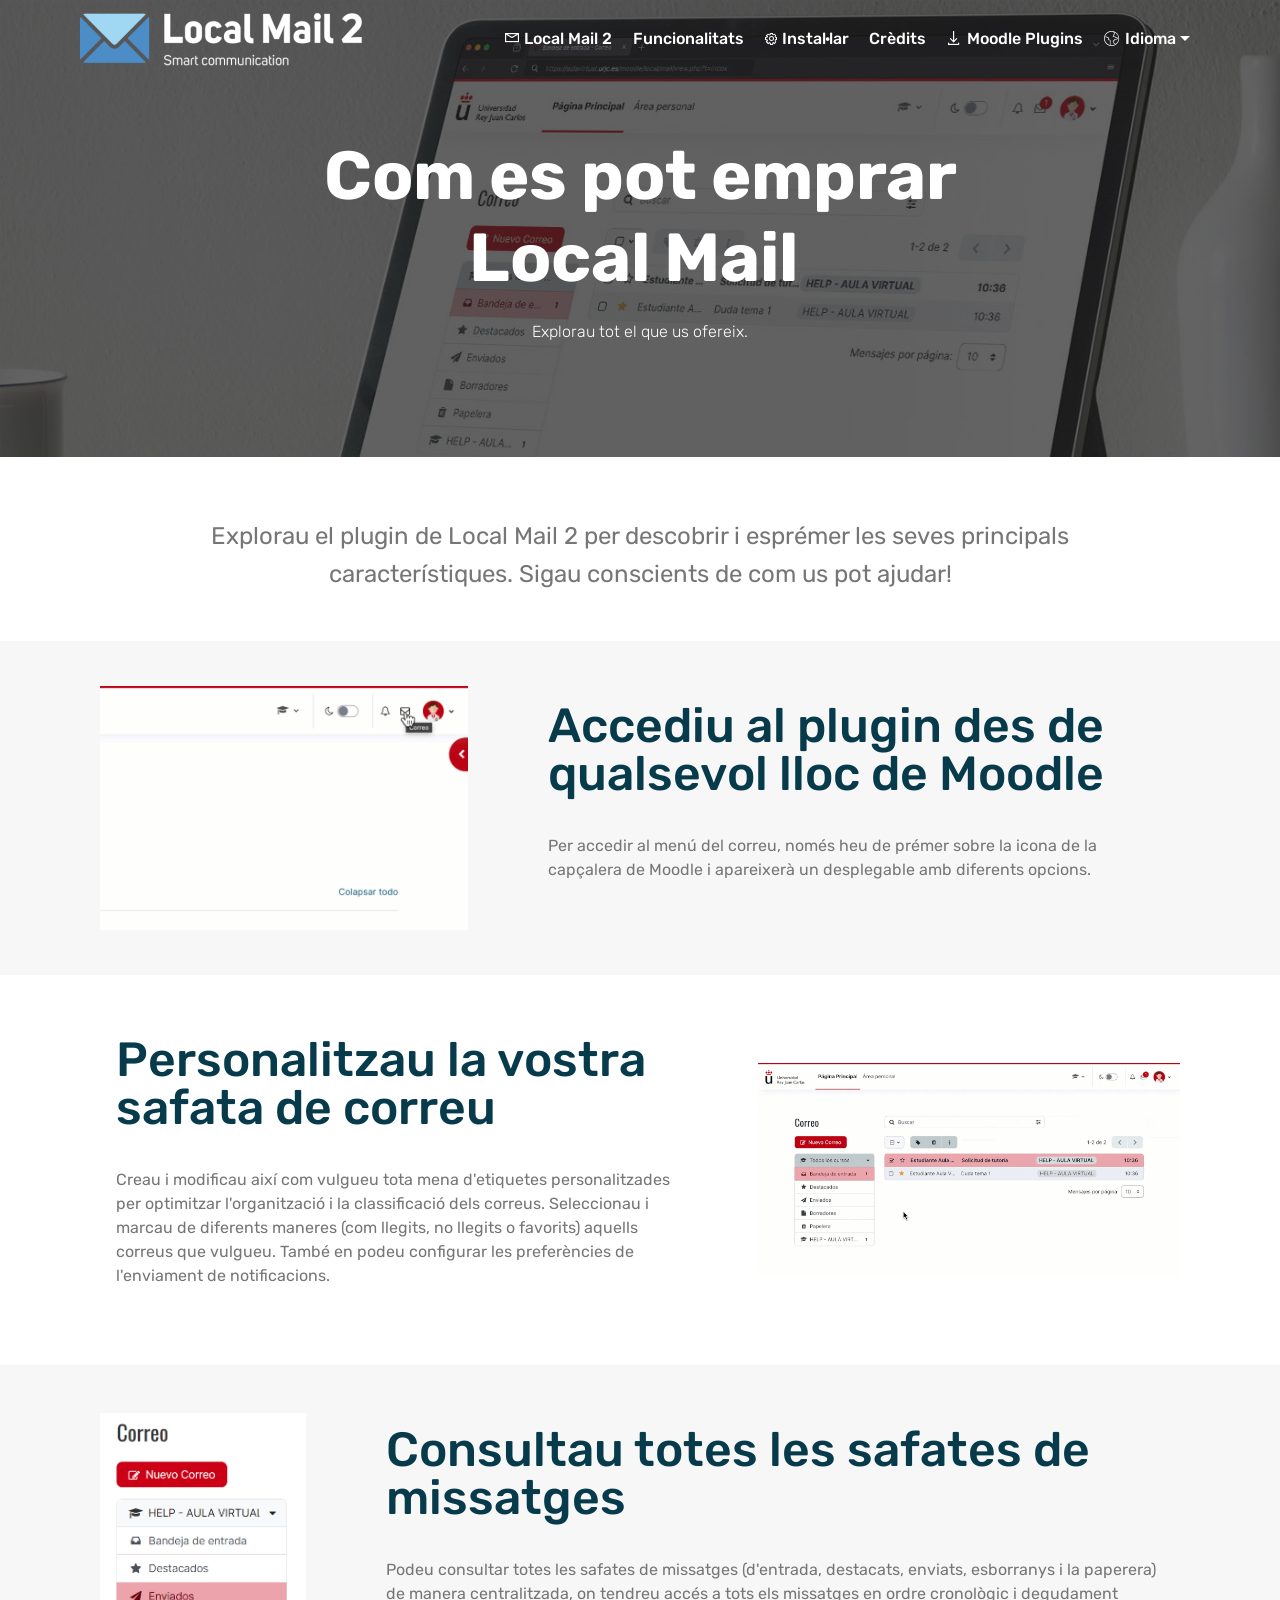
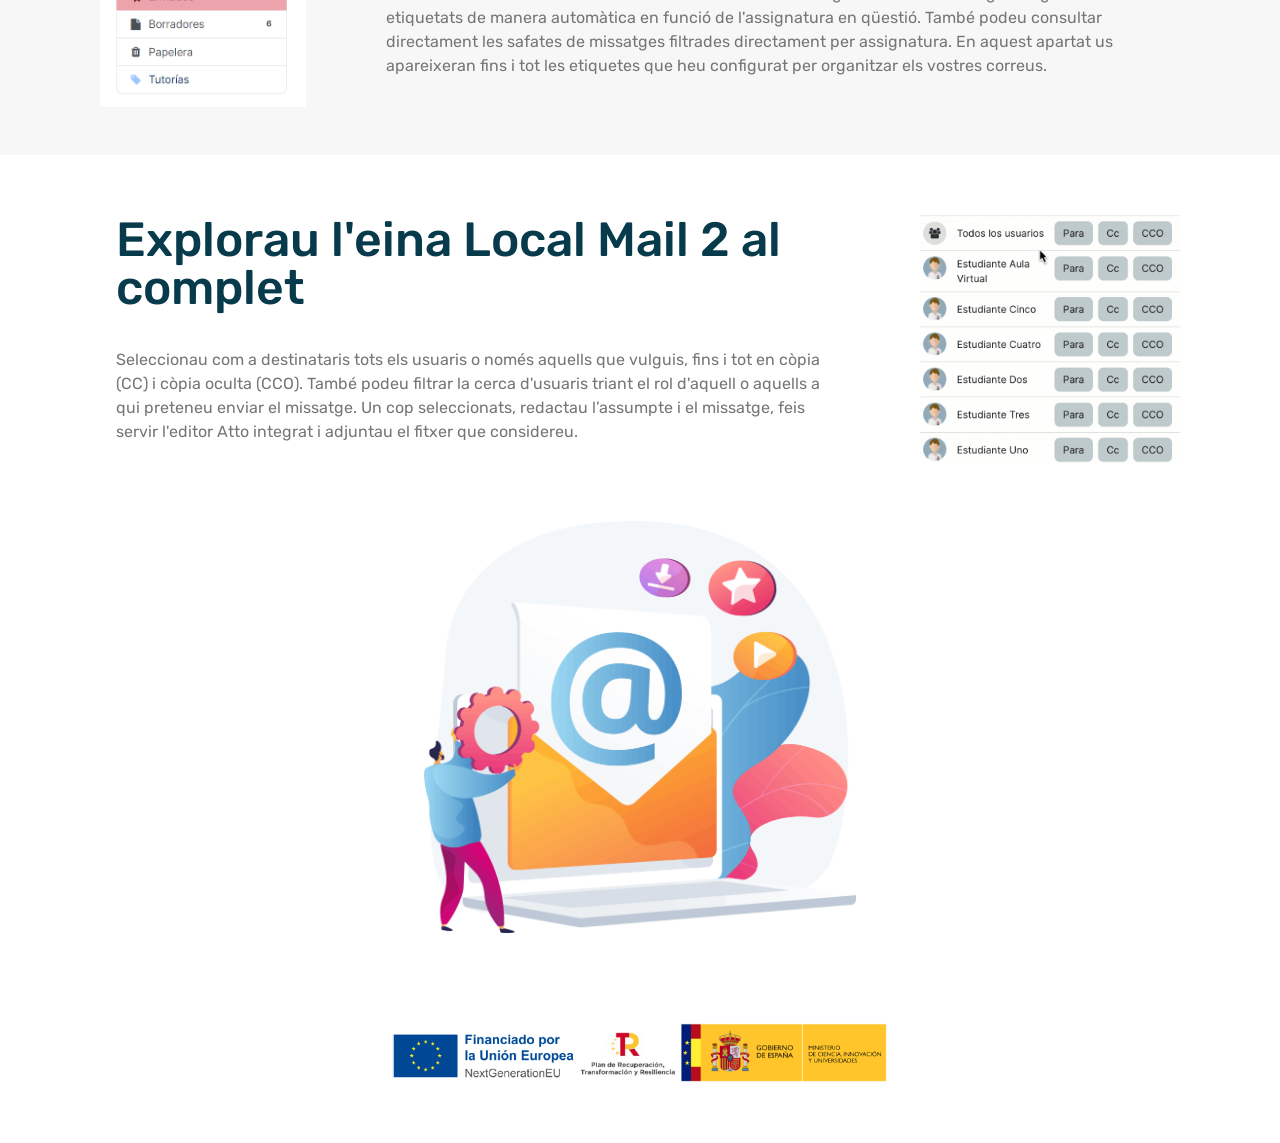
<file: cat/play.html>
<!DOCTYPE html>
<html  >
<head>
  <!-- Site made with Mobirise Website Builder v5.9.11, https://unimoodle.github.io -->
  <meta charset="UTF-8">
  <meta http-equiv="X-UA-Compatible" content="IE=edge">
  <meta name="generator" content="Mobirise v5.9.11, mobirise.com">
  <meta name="twitter:card" content="summary_large_image"/>
  <meta name="twitter:image:src" content="assets/images/play-meta.png">
  <meta property="og:image" content="assets/images/play-meta.png">
  <meta name="twitter:title" content="Funcionalidades">
  <meta name="viewport" content="width=device-width, initial-scale=1, minimum-scale=1">
  <link rel="shortcut icon" href="assets/images/localmail-w-617x121.png" type="image/x-icon">
  <meta name="description" content="Using the activity">
  
  
  <title>Funcionalidades</title>
  <link rel="stylesheet" href="assets/web/assets/mobirise-icons2/mobirise2.css">
  <link rel="stylesheet" href="assets/web/assets/mobirise-icons/mobirise-icons.css">
  <link rel="stylesheet" href="assets/bootstrap/css/bootstrap.min.css">
  <link rel="stylesheet" href="assets/bootstrap/css/bootstrap-grid.min.css">
  <link rel="stylesheet" href="assets/bootstrap/css/bootstrap-reboot.min.css">
  <link rel="stylesheet" href="assets/tether/tether.min.css">
  <link rel="stylesheet" href="assets/animatecss/animate.min.css">
  <link rel="stylesheet" href="assets/dropdown/css/style.css">
  <link rel="stylesheet" href="assets/theme/css/style.css">
  <link rel="preload" href="https://fonts.googleapis.com/css?family=Rubik:300,300i,400,400i,500,500i,700,700i,900,900i&display=swap" as="style" onload="this.onload=null;this.rel='stylesheet'">
  <noscript><link rel="stylesheet" href="https://fonts.googleapis.com/css?family=Rubik:300,300i,400,400i,500,500i,700,700i,900,900i&display=swap"></noscript>
  <link rel="preload" as="style" href="assets/mobirise/css/mbr-additional2.css"><link rel="stylesheet" href="assets/mobirise/css/mbr-additional2.css" type="text/css">

  
  
  
</head>
<body>

<!-- Analytics -->
<!-- Global site tag (gtag.js) - Google Analytics -->
<script async src="https://www.googletagmanager.com/gtag/js?id=UA-17620215-5"></script>
<script>
  window.dataLayer = window.dataLayer || [];
  function gtag(){dataLayer.push(arguments);}
  gtag('js', new Date());

  gtag('config', 'UA-17620215-5');
</script>
<!-- /Analytics -->


  
  <section class="menu cid-u37Av4bpLL" once="menu" id="menu1-3m">

    

    <nav class="navbar navbar-expand beta-menu navbar-dropdown align-items-center navbar-fixed-top navbar-toggleable-sm bg-color transparent">
        <button class="navbar-toggler navbar-toggler-right" type="button" data-toggle="collapse" data-target="#navbarSupportedContent" aria-controls="navbarSupportedContent" aria-expanded="false" aria-label="Toggle navigation">
            <div class="hamburger">
                <span></span>
                <span></span>
                <span></span>
                <span></span>
            </div>
        </button>
        <div class="menu-logo">
            <div class="navbar-brand">
                <span class="navbar-logo">
                    <a href="https://unimoodle.github.io">
                         <img src="assets/images/localmail-w-617x121.png" alt="Local Mail 2" title="" style="height: 3.8rem;">
                    </a>
                </span>
                
            </div>
        </div>
        <div class="collapse navbar-collapse" id="navbarSupportedContent">
            <ul class="navbar-nav nav-dropdown nav-right" data-app-modern-menu="true"><li class="nav-item">
                    <a class="nav-link link text-white display-4" href="index.html" aria-expanded="false"><span class="mobi-mbri mobi-mbri-letter mbr-iconfont mbr-iconfont-btn" style="font-size: 14px;"></span>Local Mail 2</a>
                </li><li class="nav-item"><a class="nav-link link text-white text-primary display-4" href="play.html" aria-expanded="false">Funcionalitats</a></li><li class="nav-item"><a class="nav-link link text-white text-primary display-4" href="install.html" aria-expanded="false"><span class="mobi-mbri mobi-mbri-setting mbr-iconfont mbr-iconfont-btn" style="font-size: 12px;"></span>Instal·lar</a></li><li class="nav-item"><a class="nav-link link text-white text-primary display-4" href="credits.html">Crèdits</a></li><li class="nav-item"><a class="nav-link link text-white text-primary display-4" href="https://moodle.org/plugins/local_mail" target="_blank"><span class="mobi-mbri mobi-mbri-download mbr-iconfont mbr-iconfont-btn" style="font-size: 14px;"></span>Moodle Plugins</a></li><li class="nav-item dropdown"><a class="nav-link link dropdown-toggle text-white display-4" href="../play_activity.html" data-toggle="dropdown-submenu" aria-expanded="false"><span class="mbri-globe mbr-iconfont mbr-iconfont-btn" style="font-size: 15px;"></span>
                        
                        Idioma</a><div class="dropdown-menu"><a class="dropdown-item text-white text-primary display-4" href="../es/index.html">Español<br></a><a class="dropdown-item text-white text-primary display-4" href="../index.html">English</a></div></li></ul>
            
        </div>
    </nav>
</section>

<section class="header1 cid-rOtXpTE3Ma mbr-parallax-background" id="header1-10">

    

    <div class="mbr-overlay" style="opacity: 0.7; background-color: rgb(35, 35, 35);">
    </div>

    <div class="container">
        <div class="row justify-content-md-center">
            <div class="mbr-white col-md-10">
                <h1 class="mbr-section-title align-center mbr-bold pb-3 mbr-fonts-style display-1">Com es pot emprar 
<div>Local Mail&nbsp;</div></h1>
                <h3 class="mbr-section-subtitle align-center mbr-light pb-3 mbr-fonts-style display-7">Explorau tot el que us ofereix.</h3>
                
                
            </div>
        </div>
    </div>

</section>

<section class="header1 cid-unjhP2DR5K" id="header16-51">

    

    

    <div class="container">
        <div class="row justify-content-md-center">
            <div class="col-md-10 align-center">
                
                
                <p class="mbr-text pb-3 mbr-fonts-style display-5">Explorau el plugin de Local Mail 2 per descobrir i esprémer les seves principals característiques. Sigau conscients de com us pot ajudar!  
                </p>
                
            </div>
        </div>
    </div>

</section>

<section class="features11 cid-rOtXpUkI0M" id="features11-11">

    

    

    <div class="container">   
        <div class="col-md-12">
            <div class="media-container-row">
                <div class="mbr-figure m-auto" style="width: 40%;">
                    <img src="assets/images/g28.1.gif" alt="Acceso a Local Mail Moodle" title="">
                </div>
                <div class=" align-left aside-content">
                    
                    <div class="mbr-section-text">
                        
                    </div>

                    <div class="block-content">
                        <div class="card p-3 pr-3">
                            <div class="media">
                                     
                                <div class="media-body">
                                    <h4 class="card-title mbr-fonts-style display-2">Accediu al plugin des de qualsevol lloc de Moodle</h4>
                                </div>
                            </div>                

                            <div class="card-box">
                                <p class="block-text mbr-fonts-style display-7"><br>Per accedir al menú del correu, només heu de prémer sobre la icona de la capçalera de Moodle i apareixerà un desplegable amb diferents opcions.</p>
                            </div>
                        </div>

                        
                    </div>
                </div>
            </div>
        </div> 
    </div>          
</section>

<section class="features11 cid-unjo1emn8q" id="features11-52">

    

    

    <div class="container">   
        <div class="col-md-12">
            <div class="media-container-row">
                <div class="mbr-figure m-auto" style="width: 45%;">
                    <img src="assets/images/1713863054206-etiqueta-ezgif.com-optimize.gif" alt="Creación de etiquetas en Local Mail Moodle" title="">
                </div>
                <div class=" align-left aside-content">
                    
                    <div class="mbr-section-text">
                        
                    </div>

                    <div class="block-content">
                        <div class="card p-3 pr-3">
                            <div class="media">
                                     
                                <div class="media-body">
                                    <h4 class="card-title mbr-fonts-style display-2">Personalitzau la vostra safata de correu</h4>
                                </div>
                            </div>                

                            <div class="card-box">
                                <p class="block-text mbr-fonts-style display-7"><br>Creau i modificau així com vulgueu tota mena d'etiquetes personalitzades per optimitzar l'organització i la classificació dels correus. Seleccionau i marcau de diferents maneres (com llegits, no llegits o favorits) aquells correus que vulgueu. També en podeu configurar les preferències de l'enviament de notificacions. </p>
                            </div>
                        </div>

                        
                    </div>
                </div>
            </div>
        </div> 
    </div>          
</section>

<section class="features11 cid-unjgUm1xZc" id="features11-4z">

    

    

    <div class="container">   
        <div class="col-md-12">
            <div class="media-container-row">
                <div class="mbr-figure m-auto" style="width: 25%;">
                    <img src="assets/images/imagen-1-14-433x617.png" alt="Bandejas de entrada en Local Mail Moodle" title="">
                </div>
                <div class=" align-left aside-content">
                    
                    <div class="mbr-section-text">
                        
                    </div>

                    <div class="block-content">
                        <div class="card p-3 pr-3">
                            <div class="media">
                                     
                                <div class="media-body">
                                    <h4 class="card-title mbr-fonts-style display-2">Consultau totes les safates de missatges</h4>
                                </div>
                            </div>                

                            <div class="card-box">
                                <p class="block-text mbr-fonts-style display-7"><br>Podeu consultar totes les safates de missatges (d'entrada, destacats, enviats, esborranys i la paperera) de manera centralitzada, on tendreu accés a tots els missatges en ordre cronològic i degudament etiquetats de manera automàtica en funció de l'assignatura en qüestió. També podeu consultar directament les safates de missatges filtrades directament per assignatura. En aquest apartat us apareixeran fins i tot les etiquetes que heu configurat per organitzar els vostres correus.</p>
                            </div>
                        </div>

                        
                    </div>
                </div>
            </div>
        </div> 
    </div>          
</section>

<section class="features11 cid-unjh1OuczB" id="features11-50">

    

    

    <div class="container">   
        <div class="col-md-12">
            <div class="media-container-row">
                <div class="mbr-figure m-auto" style="width: 30%;">
                    <img src="assets/images/1713860201918-selecc-todos-ezgif.com-optimize.gif" alt="Selección de usuarios en Local Mail Moodle" title="">
                </div>
                <div class=" align-left aside-content">
                    
                    <div class="mbr-section-text">
                        
                    </div>

                    <div class="block-content">
                        <div class="card p-3 pr-3">
                            <div class="media">
                                     
                                <div class="media-body">
                                    <h4 class="card-title mbr-fonts-style display-2">Explorau l'eina Local Mail 2 al complet</h4>
                                </div>
                            </div>                

                            <div class="card-box">
                                <p class="block-text mbr-fonts-style display-7"><br>Seleccionau com a destinataris tots els usuaris o només aquells que vulguis, fins i tot en còpia (CC) i còpia oculta (CCO). També podeu filtrar la cerca d'usuaris triant el rol d'aquell o aquells a qui preteneu enviar el missatge. Un cop seleccionats, redactau l’assumpte i el missatge, feis servir l'editor Atto integrat i adjuntau el fitxer que considereu. </p>
                            </div>
                        </div>

                        
                    </div>
                </div>
            </div>
        </div> 
    </div>          
</section>

<section class="cid-unjTkf2JdT" id="image3-56">

    

    <figure class="mbr-figure container">
            <div class="image-block" style="width: 39%;">
                <img src="assets/images/ilustr-localmail-1776x1691.png" width="1400" alt="Ilustración de Local Mail ">
                
            </div>
    </figure>
</section>

<section class="cid-unihCGPh5s" id="image3-4v">

    

    <figure class="mbr-figure container">
            <div class="image-block" style="width: 45%;">
                <img src="assets/images/captura-de-pantalla-2024-07-31-a-las-9.04.58-1458x176.png" width="1400" alt="Mobirise">
                
            </div>
    </figure>
</section><!--UNIMOODLE--><script src="assets/popper/popper.min.js"></script>  <script src="assets/web/assets/jquery/jquery.min.js"></script>  <script src="assets/bootstrap/js/bootstrap.min.js"></script>  <script src="assets/tether/tether.min.js"></script>  <script src="assets/smoothscroll/smooth-scroll.js"></script>  <script src="assets/viewportchecker/jquery.viewportchecker.js"></script>  <script src="assets/dropdown/js/nav-dropdown.js"></script>  <script src="assets/dropdown/js/navbar-dropdown.js"></script>  <script src="assets/touchswipe/jquery.touch-swipe.min.js"></script>  <script src="assets/parallax/jarallax.min.js"></script>  <script src="assets/theme/js/script.js"></script>  
  
  
  <input name="animation" type="hidden">
  </body>
</html>
</file>
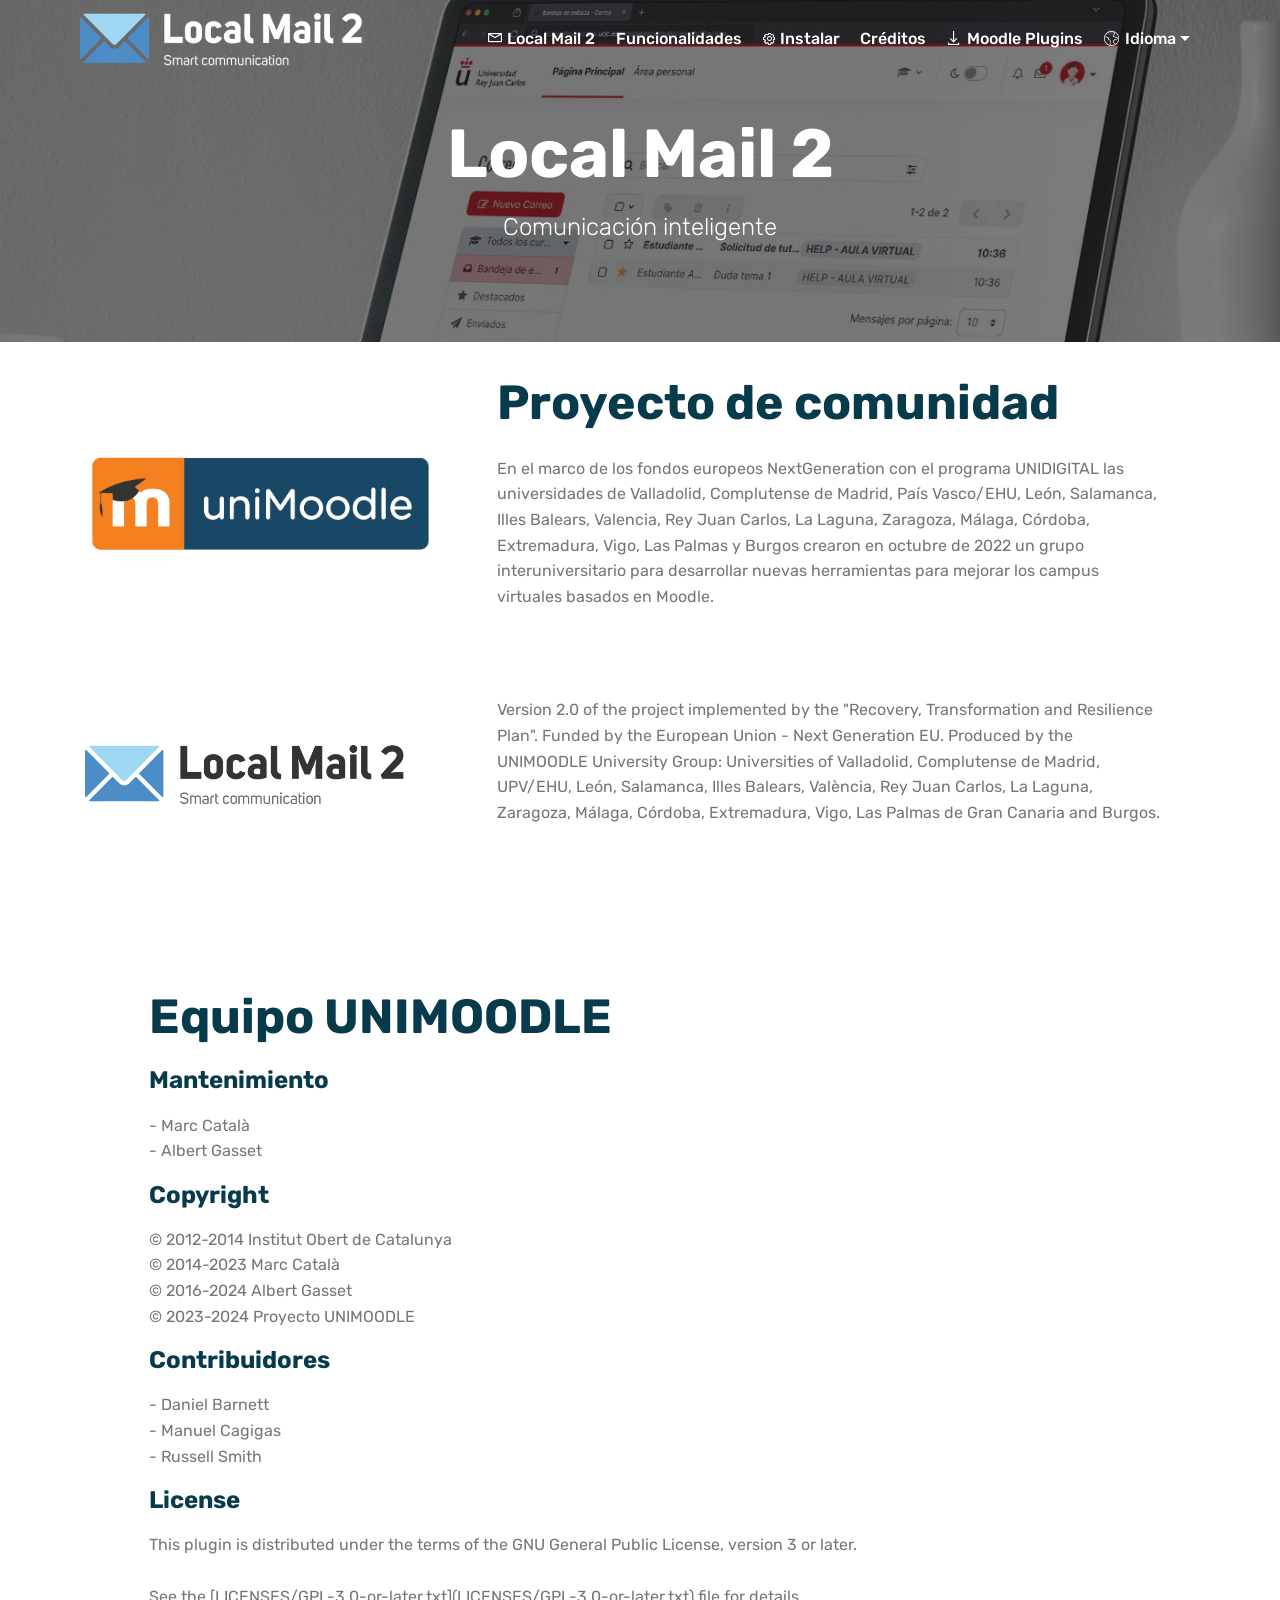
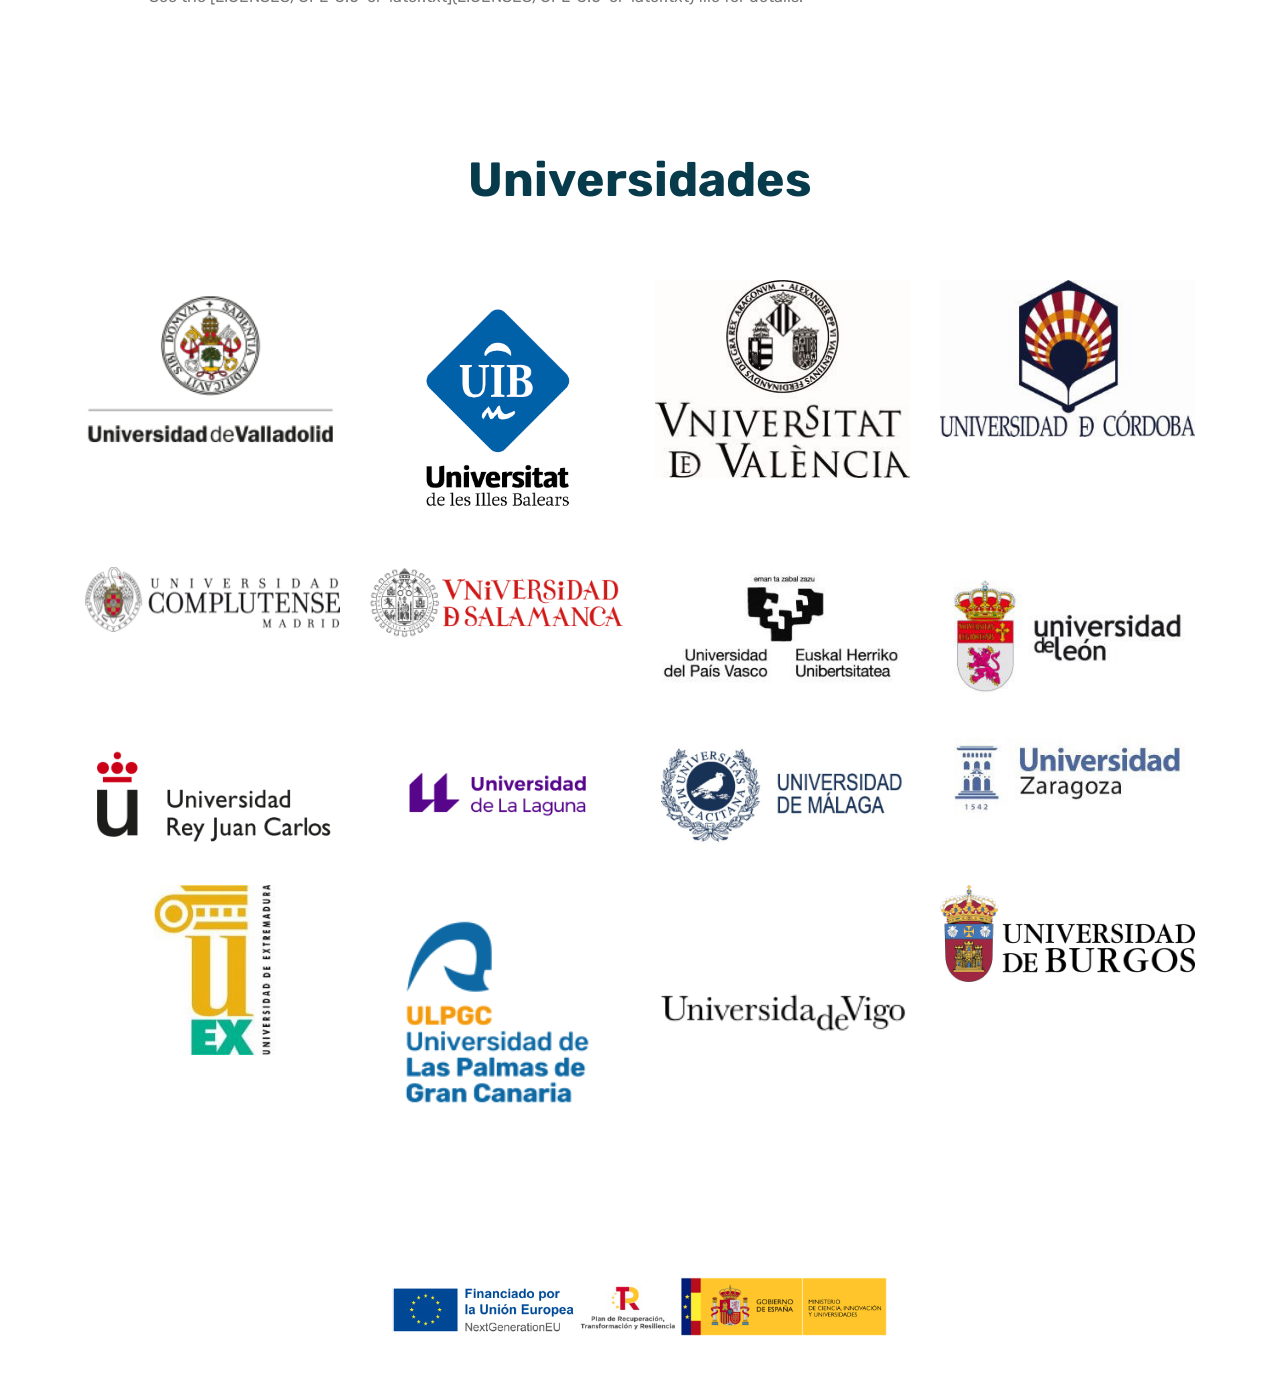
<file: es/credits.html>
<!DOCTYPE html>
<html  >
<head>
  <!-- Site made with Mobirise Website Builder v5.9.11, https://unimoodle.github.io -->
  <meta charset="UTF-8">
  <meta http-equiv="X-UA-Compatible" content="IE=edge">
  <meta name="generator" content="Mobirise v5.9.11, mobirise.com">
  <meta name="twitter:card" content="summary_large_image"/>
  <meta name="twitter:image:src" content="assets/images/credits-meta.png">
  <meta property="og:image" content="assets/images/credits-meta.png">
  <meta name="twitter:title" content="Créditos">
  <meta name="viewport" content="width=device-width, initial-scale=1, minimum-scale=1">
  <link rel="shortcut icon" href="assets/images/localmail-w-617x121.png" type="image/x-icon">
  <meta name="description" content="Credits of the project.">
  
  
  <title>Créditos</title>
  <link rel="stylesheet" href="assets/web/assets/mobirise-icons2/mobirise2.css">
  <link rel="stylesheet" href="assets/web/assets/mobirise-icons/mobirise-icons.css">
  <link rel="stylesheet" href="assets/bootstrap/css/bootstrap.min.css">
  <link rel="stylesheet" href="assets/bootstrap/css/bootstrap-grid.min.css">
  <link rel="stylesheet" href="assets/bootstrap/css/bootstrap-reboot.min.css">
  <link rel="stylesheet" href="assets/tether/tether.min.css">
  <link rel="stylesheet" href="assets/animatecss/animate.min.css">
  <link rel="stylesheet" href="assets/dropdown/css/style.css">
  <link rel="stylesheet" href="assets/theme/css/style.css">
  <link rel="preload" href="https://fonts.googleapis.com/css?family=Rubik:300,300i,400,400i,500,500i,700,700i,900,900i&display=swap" as="style" onload="this.onload=null;this.rel='stylesheet'">
  <noscript><link rel="stylesheet" href="https://fonts.googleapis.com/css?family=Rubik:300,300i,400,400i,500,500i,700,700i,900,900i&display=swap"></noscript>
  <link rel="preload" as="style" href="assets/mobirise/css/mbr-additional2.css"><link rel="stylesheet" href="assets/mobirise/css/mbr-additional2.css" type="text/css">

  
  
  
</head>
<body>

<!-- Analytics -->
<!-- Global site tag (gtag.js) - Google Analytics -->
<script async src="https://www.googletagmanager.com/gtag/js?id=UA-17620215-5"></script>
<script>
  window.dataLayer = window.dataLayer || [];
  function gtag(){dataLayer.push(arguments);}
  gtag('js', new Date());

  gtag('config', 'UA-17620215-5');
</script>
<!-- /Analytics -->


  
  <section class="menu cid-u37Av4bpLL" once="menu" id="menu1-3m">

    

    <nav class="navbar navbar-expand beta-menu navbar-dropdown align-items-center navbar-fixed-top navbar-toggleable-sm bg-color transparent">
        <button class="navbar-toggler navbar-toggler-right" type="button" data-toggle="collapse" data-target="#navbarSupportedContent" aria-controls="navbarSupportedContent" aria-expanded="false" aria-label="Toggle navigation">
            <div class="hamburger">
                <span></span>
                <span></span>
                <span></span>
                <span></span>
            </div>
        </button>
        <div class="menu-logo">
            <div class="navbar-brand">
                <span class="navbar-logo">
                    <a href="https://unimoodle.github.io">
                         <img src="assets/images/localmail-w-617x121.png" alt="Local Mail 2" title="" style="height: 3.8rem;">
                    </a>
                </span>
                
            </div>
        </div>
        <div class="collapse navbar-collapse" id="navbarSupportedContent">
            <ul class="navbar-nav nav-dropdown nav-right" data-app-modern-menu="true"><li class="nav-item">
                    <a class="nav-link link text-white display-4" href="index.html" aria-expanded="false"><span class="mobi-mbri mobi-mbri-letter mbr-iconfont mbr-iconfont-btn" style="font-size: 14px;"></span>Local Mail 2</a>
                </li><li class="nav-item"><a class="nav-link link text-white text-primary display-4" href="play.html" aria-expanded="false">Funcionalidades</a></li><li class="nav-item"><a class="nav-link link text-white text-primary display-4" href="install.html" aria-expanded="false"><span class="mobi-mbri mobi-mbri-setting mbr-iconfont mbr-iconfont-btn" style="font-size: 12px;"></span>Instalar</a></li><li class="nav-item"><a class="nav-link link text-white text-primary display-4" href="credits.html">Créditos</a></li><li class="nav-item"><a class="nav-link link text-white text-primary display-4" href="https://moodle.org/plugins/local_mail" target="_blank"><span class="mobi-mbri mobi-mbri-download mbr-iconfont mbr-iconfont-btn" style="font-size: 14px;"></span>Moodle Plugins</a></li><li class="nav-item dropdown"><a class="nav-link link dropdown-toggle text-white display-4" href="../play_activity.html" data-toggle="dropdown-submenu" aria-expanded="false"><span class="mbri-globe mbr-iconfont mbr-iconfont-btn" style="font-size: 15px;"></span>
                        
                        Idioma</a><div class="dropdown-menu"><a class="dropdown-item text-white text-primary display-4" href="../index.html">English</a><a class="dropdown-item text-white text-primary display-4" href="../cat/index.html">Català<br></a></div></li></ul>
            
        </div>
    </nav>
</section>

<section class="mbr-section content5 cid-u2GUS0lXjr mbr-parallax-background" id="content5-2l">

    

    <div class="mbr-overlay" style="opacity: 0.6; background-color: rgb(35, 35, 35);">
    </div>

    <div class="container">
        <div class="media-container-row">
            <div class="title col-12 col-md-8">
                <h2 class="align-center mbr-bold mbr-white pb-3 mbr-fonts-style display-1">
                    Local Mail 2</h2>
                <h3 class="mbr-section-subtitle align-center mbr-light mbr-white pb-3 mbr-fonts-style display-5">Comunicación inteligente</h3>
                
                
            </div>
        </div>
    </div>
</section>

<section class="start article2 cid-u2GX90Ndle" id="article02-2r">
	

	
	

	<div class="container">
		<div class="row justify-content-center">
			<div class="col-12 col-md-12 col-lg-4 image-wrapper">
				<img class="w-100" src="assets/images/unimoodle-primarylogo-rgb-951x280.png" alt="Logo de UNIMOODLE">
			</div>
			<div class="col-12 col-md-12 col-lg">
				<div class="text-wrapper align-left">
					<h1 class="mbr-section-title mbr-fonts-style mb-4 display-2"><strong>Proyecto de comunidad</strong></h1>
					<p class="mbr-text align-left mbr-fonts-style mb-4 display-7">En el marco de los fondos europeos NextGeneration con el programa UNIDIGITAL las universidades de Valladolid, Complutense de Madrid, País Vasco/EHU, León, Salamanca, Illes Balears, Valencia, Rey Juan Carlos, La Laguna, Zaragoza, Málaga, Córdoba, Extremadura, Vigo, Las Palmas y Burgos crearon en octubre de 2022 un grupo interuniversitario para desarrollar nuevas herramientas para mejorar los campus virtuales basados en Moodle.<br></p>
					
				</div>
			</div>
		</div>
	</div>
</section>

<section class="start article2 cid-unjfFK4UMs" id="article02-4y">
	

	
	

	<div class="container">
		<div class="row justify-content-center">
			<div class="col-12 col-md-12 col-lg-4 image-wrapper">
				<img class="w-100" src="assets/images/localmail-690x135.png" alt="Logo de Local Mail 2">
			</div>
			<div class="col-12 col-md-12 col-lg">
				<div class="text-wrapper align-left">
					
					<p class="mbr-text align-left mbr-fonts-style mb-4 display-7">Version 2.0 of the project implemented by the "Recovery, Transformation and Resilience Plan". Funded by the European Union - Next Generation EU. Produced by the UNIMOODLE University Group: Universities of Valladolid, Complutense de Madrid, UPV/EHU, León, Salamanca, Illes Balears, València, Rey Juan Carlos, La Laguna, Zaragoza, Málaga, Córdoba, Extremadura, Vigo, Las Palmas de Gran Canaria and Burgos.<br></p>
					
				</div>
			</div>
		</div>
	</div>
</section>

<section class="article07 cid-u2GYH4m1Qb" id="article07-2u">
  

  
  
  <div class="container">
    <div class="row justify-content-center">
      <div class="card col-md-12 col-lg-12">
        <div class="card-wrapper">
          <h3 class="card-title mbr-fonts-style mbr-white mt-3 mb-4 display-2"><strong>Equipo UNIMOODLE</strong></h3>
          <div class="row card-box align-left">
            <div class="item features-without-image col-12 active">
              <div class="item-wrapper">
                <h4 class="mbr-section-subtitle mbr-fonts-style mb-3 display-5"><strong>Mantenimiento</strong></h4>
                <p class="mbr-text mbr-fonts-style display-7">- Marc Català <reskit@gmail.com><br>- Albert Gasset&nbsp;<albertgasset@fsfe.org></albertgasset@fsfe.org></reskit@gmail.com></p>
              </div>
            </div>
            <div class="item features-without-image col-12">
              <div class="item-wrapper">
                <h4 class="mbr-section-subtitle mbr-fonts-style mb-3 display-5">
                  <strong>Copyright</strong></h4>
                <p class="mbr-text mbr-fonts-style display-7">© 2012-2014 Institut Obert de Catalunya<https: ioc.gencat.cat=""><br>© 2014-2023 Marc Català<reskit@gmail.com><br>© 2016-2024 Albert Gasset<albertgasset@fsfe.org><br>© 2023-2024 Proyecto UNIMOODLE</albertgasset@fsfe.org></reskit@gmail.com></https:><br></p>
              </div>
            </div><div class="item features-without-image col-12">
              <div class="item-wrapper">
                <h4 class="mbr-section-subtitle mbr-fonts-style mb-3 display-5"><strong>Contribuidores</strong></h4>
                <p class="mbr-text mbr-fonts-style display-7">- Daniel Barnett<br>- Manuel Cagigas<br>- Russell Smith<br></p>
              </div>
            </div><div class="item features-without-image col-12">
              <div class="item-wrapper">
                <h4 class="mbr-section-subtitle mbr-fonts-style mb-3 display-5"><strong>License</strong></h4>
                <p class="mbr-text mbr-fonts-style display-7">This plugin is distributed under the terms of the GNU General Public License, version 3 or later.<br> <br>See the [LICENSES/GPL-3.0-or-later.txt](LICENSES/GPL-3.0-or-later.txt) file for details.<br></p>
              </div>
            </div>
            
            
          </div>
          
        </div>
      </div>
    </div>
  </div>
</section>

<section class="mbr-gallery gallery5 cid-uk6BYUESQB" id="gallery5-4m">

    

    

    <div class="container">
        <h3 class="mbr-section-title align-center mbr-fonts-style display-2"><strong>
            Universidades</strong></h3>
        <h4 class="mbr-section-subtitle align-center pb-4 mbr-fonts-style display-5">&nbsp;</h4>
        <div class="row mbr-gallery" data-toggle="modal" data-target="#Modal">
            <div class="col-sm-6 col-md-4 col-lg-3 item gallery-image active">
                <div class="item-wrapper" data-bs-toggle="modal">
                    <img class="w-100" src="assets/images/logouva-nombre-personalizado-285x200.png" alt="" data-slide-to="0" data-bs-slide-to="0" data-target="#lb-">
                </div>
            </div>
            <div class="col-sm-6 col-md-4 col-lg-3 item gallery-image">
                <div class="item-wrapper" data-bs-toggle="modal">
                    <img class="w-100" src="assets/images/uib72dpi-381x381.png" alt="" data-slide-to="1" data-bs-slide-to="1" data-target="#lb-">
                </div>
            </div><div class="col-sm-6 col-md-4 col-lg-3 item gallery-image">
                <div class="item-wrapper" data-bs-toggle="modal">
                    <img class="w-100" src="assets/images/escutisologo-uv-2-linies-personalizado-258x200.jpg" alt="" data-slide-to="2" data-bs-slide-to="2" data-target="#lb-">
                </div>
            </div><div class="col-sm-6 col-md-4 col-lg-3 item gallery-image">
                <div class="item-wrapper" data-bs-toggle="modal">
                    <img class="w-100" src="assets/images/logos-logo-color300-personalizado-300x185.jpg" alt="" data-slide-to="3" data-bs-slide-to="3" data-target="#lb-">
                </div>
            </div><div class="col-sm-6 col-md-4 col-lg-3 item gallery-image">
                <div class="item-wrapper" data-bs-toggle="modal">
                    <img class="w-100" src="assets/images/ucm-mediana-510x131.png" alt="" data-slide-to="4" data-bs-slide-to="4" data-target="#lb-">
                </div>
            </div><div class="col-sm-6 col-md-4 col-lg-3 item gallery-image">
                <div class="item-wrapper" data-bs-toggle="modal">
                    <img class="w-100" src="assets/images/marca-universidadsalamanca-color-personalizado-300x83.png" alt="" data-slide-to="5" data-bs-slide-to="5" data-target="#lb-">
                </div>
            </div>
            <div class="col-sm-6 col-md-4 col-lg-3 item gallery-image">
                <div class="item-wrapper" data-bs-toggle="modal">
                    <img class="w-100" src="assets/images/ehu-logopequeno-personalizado-300x139.jpg" alt="" data-slide-to="6" data-bs-slide-to="6" data-target="#lb-">
                </div>
            </div>
            <div class="col-sm-6 col-md-4 col-lg-3 item gallery-image">
                <div class="item-wrapper" data-bs-toggle="modal">
                    <img class="w-100" src="assets/images/unileon-escudo-txtderecha-personalizado-300x164.jpg" alt="" data-slide-to="7" data-bs-slide-to="7" data-target="#lb-">
                </div>
            </div><div class="col-sm-6 col-md-4 col-lg-3 item gallery-image">
                <div class="item-wrapper" data-bs-toggle="modal">
                    <img class="w-100" src="assets/images/logo-urjc-personalizado-300x134.png" alt="" data-slide-to="8" data-bs-slide-to="8" data-target="#lb-">
                </div>
            </div><div class="col-sm-6 col-md-4 col-lg-3 item gallery-image">
                <div class="item-wrapper" data-bs-toggle="modal">
                    <img class="w-100" src="assets/images/ull-universidad-de-la-laguna-original-personalizado-300x133.png" alt="" data-slide-to="9" data-bs-slide-to="9" data-target="#lb-">
                </div>
            </div><div class="col-sm-6 col-md-4 col-lg-3 item gallery-image">
                <div class="item-wrapper" data-bs-toggle="modal">
                    <img class="w-100" src="assets/images/uma-personalizado-300x135.png" alt="" data-slide-to="10" data-bs-slide-to="10" data-target="#lb-">
                </div>
            </div><div class="col-sm-6 col-md-4 col-lg-3 item gallery-image">
                <div class="item-wrapper" data-bs-toggle="modal">
                    <img class="w-100" src="assets/images/unizar-personalizado-300x94.jpg" alt="" data-slide-to="11" data-bs-slide-to="11" data-target="#lb-">
                </div>
            </div><div class="col-sm-6 col-md-4 col-lg-3 item gallery-image">
                <div class="item-wrapper" data-bs-toggle="modal">
                    <img class="w-100" src="assets/images/uex-logo-personalizado-300x200.jpg" alt="" data-slide-to="12" data-bs-slide-to="12" data-target="#lb-">
                </div>
            </div><div class="col-sm-6 col-md-4 col-lg-3 item gallery-image">
                <div class="item-wrapper" data-bs-toggle="modal">
                    <img class="w-100" src="assets/images/ulpgc-personalizado-201x200.png" alt="" data-slide-to="13" data-bs-slide-to="13" data-target="#lb-">
                </div>
            </div><div class="col-sm-6 col-md-4 col-lg-3 item gallery-image">
                <div class="item-wrapper" data-bs-toggle="modal">
                    <img class="w-100" src="assets/images/logotipo-universidade-de-vigo-personalizado-200x200.png" alt="" data-slide-to="14" data-bs-slide-to="14" data-target="#lb-">
                </div>
            </div><div class="col-sm-6 col-md-4 col-lg-3 item gallery-image">
                <div class="item-wrapper" data-bs-toggle="modal">
                    <img class="w-100" src="assets/images/ubu-escudo-color-tl-personalizado-300x114.png" alt="" data-slide-to="15" data-bs-slide-to="15" data-target="#lb-">
                </div>
            </div>
        </div>

        <div class="modal mbr-slider fade" tabindex="-1" role="dialog" aria-hidden="true" id="Modal">
            <div class="modal-dialog" role="document">
                <div class="modal-content">
                    <div class="modal-body">
                        <div class="carousel slide" data-ride="carousel" id="lb-">
                            <div class="carousel-inner">
                                <div class="carousel-item active">
                                    <img class="d-block w-100" src="assets/images/logouva-nombre-personalizado-285x200.png" alt="">
                                </div>
                                <div class="carousel-item">
                                    <img class="d-block w-100" src="assets/images/uib72dpi-381x381.png" alt="">
                                </div><div class="carousel-item">
                                    <img class="d-block w-100" src="assets/images/escutisologo-uv-2-linies-personalizado-258x200.jpg" alt="">
                                </div><div class="carousel-item">
                                    <img class="d-block w-100" src="assets/images/logos-logo-color300-personalizado-300x185.jpg" alt="">
                                </div><div class="carousel-item">
                                    <img class="d-block w-100" src="assets/images/ucm-mediana-510x131.png" alt="">
                                </div><div class="carousel-item">
                                    <img class="d-block w-100" src="assets/images/marca-universidadsalamanca-color-personalizado-300x83.png" alt="">
                                </div>
                                <div class="carousel-item">
                                    <img class="d-block w-100" src="assets/images/ehu-logopequeno-personalizado-300x139.jpg" alt="">
                                </div>
                                <div class="carousel-item">
                                    <img class="d-block w-100" src="assets/images/unileon-escudo-txtderecha-personalizado-300x164.jpg" alt="">
                                </div><div class="carousel-item">
                                    <img class="d-block w-100" src="assets/images/logo-urjc-personalizado-300x134.png" alt="">
                                </div><div class="carousel-item">
                                    <img class="d-block w-100" src="assets/images/ull-universidad-de-la-laguna-original-personalizado-300x133.png" alt="">
                                </div><div class="carousel-item">
                                    <img class="d-block w-100" src="assets/images/uma-personalizado-300x135.png" alt="">
                                </div><div class="carousel-item">
                                    <img class="d-block w-100" src="assets/images/unizar-personalizado-300x94.jpg" alt="">
                                </div><div class="carousel-item">
                                    <img class="d-block w-100" src="assets/images/uex-logo-personalizado-300x200.jpg" alt="">
                                </div><div class="carousel-item">
                                    <img class="d-block w-100" src="assets/images/ulpgc-personalizado-201x200.png" alt="">
                                </div><div class="carousel-item">
                                    <img class="d-block w-100" src="assets/images/logotipo-universidade-de-vigo-personalizado-200x200.png" alt="">
                                </div><div class="carousel-item">
                                    <img class="d-block w-100" src="assets/images/ubu-escudo-color-tl-personalizado-300x114.png" alt="">
                                </div>
                            </div>
                            <ol class="carousel-indicators">
                                <li data-slide-to="0" class="active" data-bs-slide-to="0" data-target="#lb-"></li>
                                <li data-slide-to="1" data-bs-slide-to="1" data-target="#lb-"></li><li data-slide-to="2" data-bs-slide-to="2" data-target="#lb-"></li>
                                <li data-slide-to="3" data-bs-slide-to="3" data-target="#lb-"></li>
                                <li data-slide-to="4" data-bs-slide-to="4" data-target="#lb-"></li><li data-slide-to="5" data-bs-slide-to="5" data-target="#lb-"></li><li data-slide-to="6" data-bs-slide-to="6" data-target="#lb-"></li><li data-slide-to="7" data-bs-slide-to="7" data-target="#lb-"></li><li data-slide-to="8" data-bs-slide-to="8" data-target="#lb-"></li><li data-slide-to="9" data-bs-slide-to="9" data-target="#lb-"></li><li data-slide-to="10" data-bs-slide-to="10" data-target="#lb-"></li><li data-slide-to="11" data-bs-slide-to="11" data-target="#lb-"></li><li data-slide-to="12" data-bs-slide-to="12" data-target="#lb-"></li><li data-slide-to="13" data-bs-slide-to="13" data-target="#lb-"></li><li data-slide-to="14" data-bs-slide-to="14" data-target="#lb-"></li><li data-slide-to="15" data-bs-slide-to="15" data-target="#lb-"></li>
                            </ol>
                            <a role="button" href="" class="close" data-dismiss="modal" aria-label="Close">
                            </a>
                            <a class="carousel-control-prev carousel-control" role="button" data-slide="prev" href="#lb-">
                                <span class="mbri-left mbr-iconfont" aria-hidden="true"></span>
                                <span class="sr-only">Previous</span>
                            </a>
                            <a class="carousel-control-next carousel-control" role="button" data-slide="next" href="#lb-">
                                <span class="mbri-right mbr-iconfont" aria-hidden="true"></span>
                                <span class="sr-only">Next</span>
                            </a>
                        </div>
                    </div>
                </div>
            </div>
        </div>
    </div>
</section>

<section class="cid-uk6BvUG9aG" id="image3-4l">

    

    <figure class="mbr-figure container">
            <div class="image-block" style="width: 45%;">
                <img src="assets/images/captura-de-pantalla-2024-07-31-a-las-9.04.58-1458x176.png" width="1400" alt="Mobirise">
                
            </div>
    </figure>
</section><!--UNIMOODLE--><script src="assets/popper/popper.min.js"></script>  <script src="assets/web/assets/jquery/jquery.min.js"></script>  <script src="assets/bootstrap/js/bootstrap.min.js"></script>  <script src="assets/tether/tether.min.js"></script>  <script src="assets/smoothscroll/smooth-scroll.js"></script>  <script src="assets/viewportchecker/jquery.viewportchecker.js"></script>  <script src="assets/dropdown/js/nav-dropdown.js"></script>  <script src="assets/dropdown/js/navbar-dropdown.js"></script>  <script src="assets/touchswipe/jquery.touch-swipe.min.js"></script>  <script src="assets/parallax/jarallax.min.js"></script>  <script src="assets/theme/js/script.js"></script>  
  
  
  <input name="animation" type="hidden">
  </body>
</html>
</file>
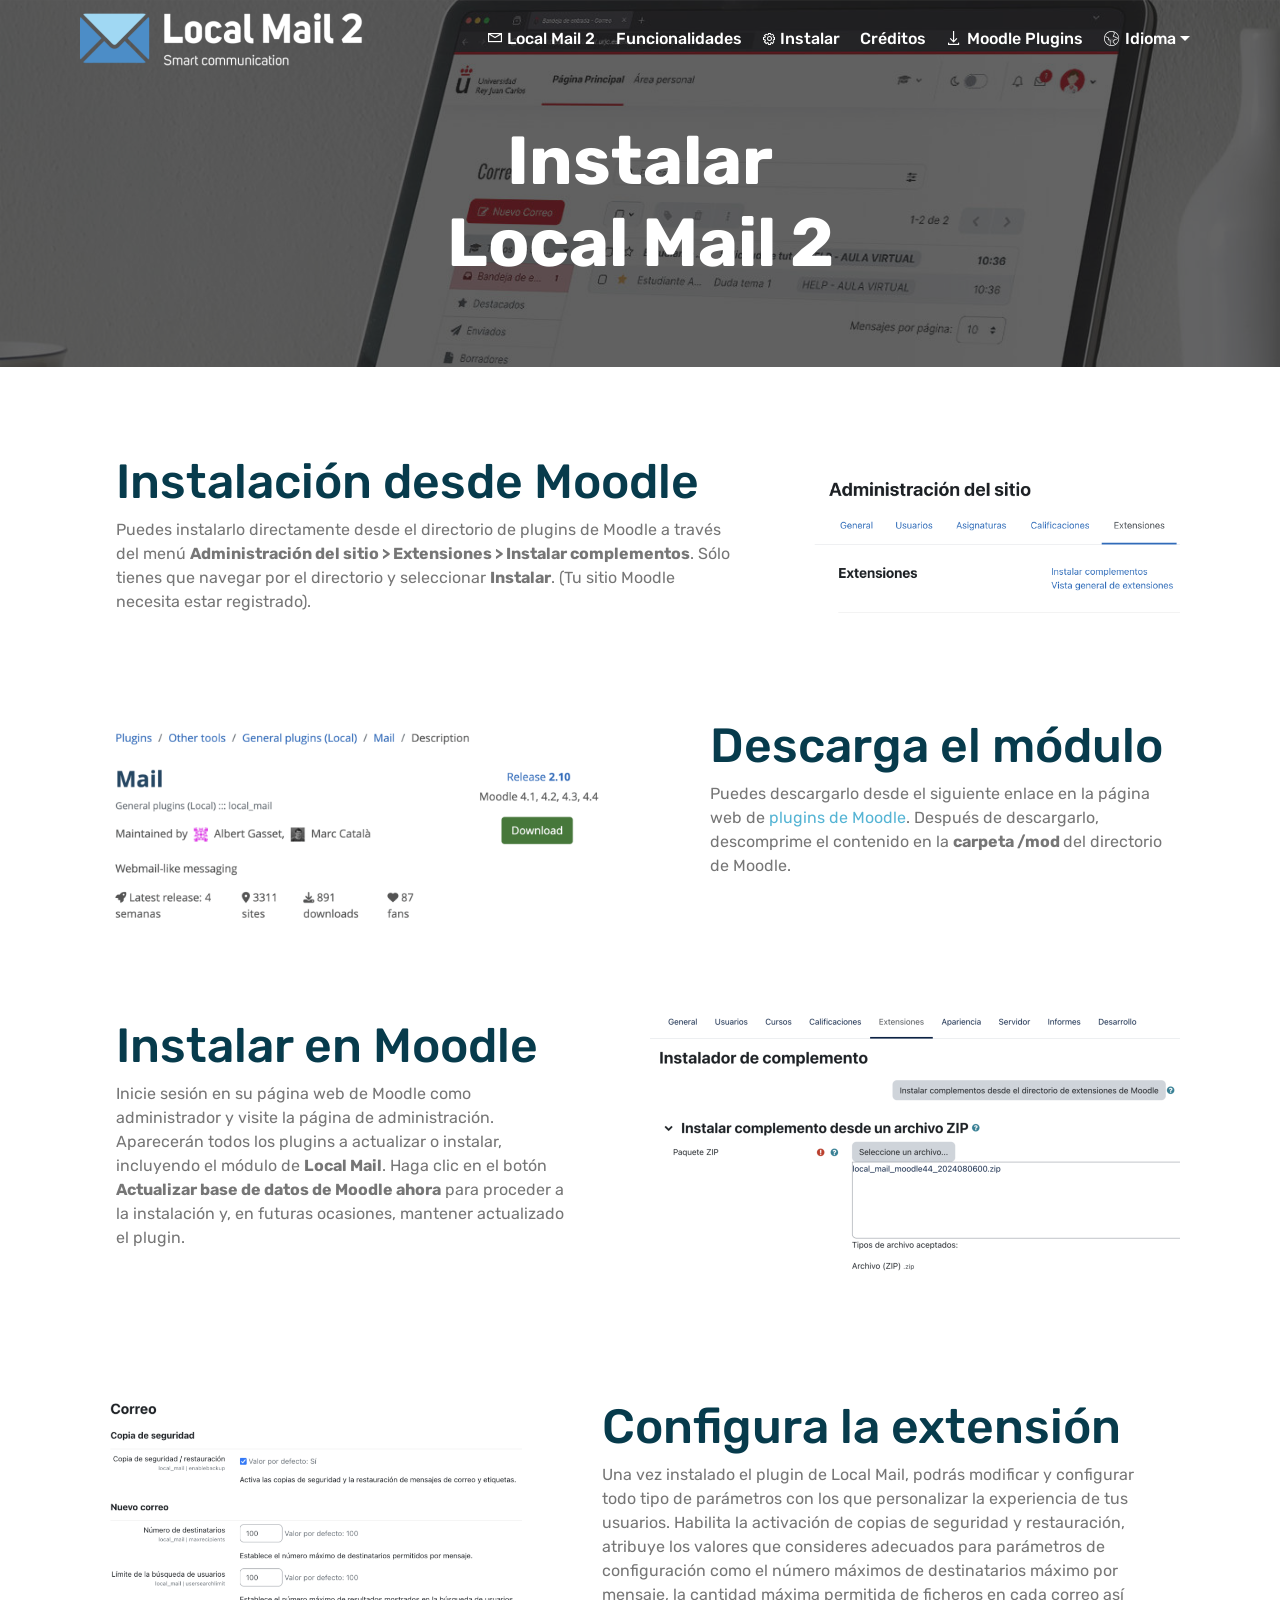
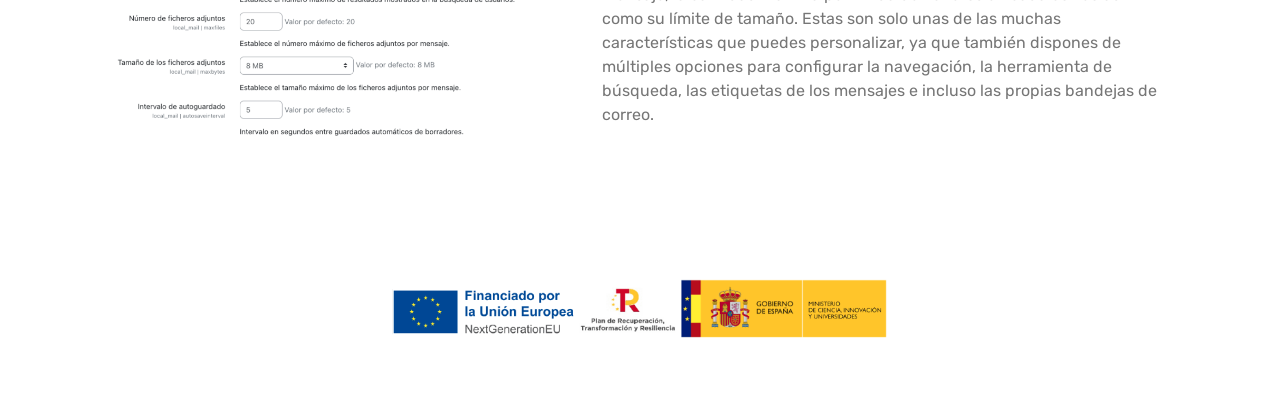
<file: es/install.html>
<!DOCTYPE html>
<html  >
<head>
  <!-- Site made with Mobirise Website Builder v5.9.11, https://unimoodle.github.io -->
  <meta charset="UTF-8">
  <meta http-equiv="X-UA-Compatible" content="IE=edge">
  <meta name="generator" content="Mobirise v5.9.11, mobirise.com">
  <meta name="twitter:card" content="summary_large_image"/>
  <meta name="twitter:image:src" content="assets/images/install-meta.png">
  <meta property="og:image" content="assets/images/install-meta.png">
  <meta name="twitter:title" content="Instalación">
  <meta name="viewport" content="width=device-width, initial-scale=1, minimum-scale=1">
  <link rel="shortcut icon" href="assets/images/localmail-w-617x121.png" type="image/x-icon">
  <meta name="description" content="Installation">
  
  
  <title>Instalación</title>
  <link rel="stylesheet" href="assets/web/assets/mobirise-icons2/mobirise2.css">
  <link rel="stylesheet" href="assets/web/assets/mobirise-icons/mobirise-icons.css">
  <link rel="stylesheet" href="assets/bootstrap/css/bootstrap.min.css">
  <link rel="stylesheet" href="assets/bootstrap/css/bootstrap-grid.min.css">
  <link rel="stylesheet" href="assets/bootstrap/css/bootstrap-reboot.min.css">
  <link rel="stylesheet" href="assets/tether/tether.min.css">
  <link rel="stylesheet" href="assets/animatecss/animate.min.css">
  <link rel="stylesheet" href="assets/dropdown/css/style.css">
  <link rel="stylesheet" href="assets/theme/css/style.css">
  <link rel="preload" href="https://fonts.googleapis.com/css?family=Rubik:300,300i,400,400i,500,500i,700,700i,900,900i&display=swap" as="style" onload="this.onload=null;this.rel='stylesheet'">
  <noscript><link rel="stylesheet" href="https://fonts.googleapis.com/css?family=Rubik:300,300i,400,400i,500,500i,700,700i,900,900i&display=swap"></noscript>
  <link rel="preload" as="style" href="assets/mobirise/css/mbr-additional2.css"><link rel="stylesheet" href="assets/mobirise/css/mbr-additional2.css" type="text/css">

  
  
  
</head>
<body>

<!-- Analytics -->
<!-- Global site tag (gtag.js) - Google Analytics -->
<script async src="https://www.googletagmanager.com/gtag/js?id=UA-17620215-5"></script>
<script>
  window.dataLayer = window.dataLayer || [];
  function gtag(){dataLayer.push(arguments);}
  gtag('js', new Date());

  gtag('config', 'UA-17620215-5');
</script>
<!-- /Analytics -->


  
  <section class="menu cid-u37Av4bpLL" once="menu" id="menu1-3m">

    

    <nav class="navbar navbar-expand beta-menu navbar-dropdown align-items-center navbar-fixed-top navbar-toggleable-sm bg-color transparent">
        <button class="navbar-toggler navbar-toggler-right" type="button" data-toggle="collapse" data-target="#navbarSupportedContent" aria-controls="navbarSupportedContent" aria-expanded="false" aria-label="Toggle navigation">
            <div class="hamburger">
                <span></span>
                <span></span>
                <span></span>
                <span></span>
            </div>
        </button>
        <div class="menu-logo">
            <div class="navbar-brand">
                <span class="navbar-logo">
                    <a href="https://unimoodle.github.io">
                         <img src="assets/images/localmail-w-617x121.png" alt="Local Mail 2" title="" style="height: 3.8rem;">
                    </a>
                </span>
                
            </div>
        </div>
        <div class="collapse navbar-collapse" id="navbarSupportedContent">
            <ul class="navbar-nav nav-dropdown nav-right" data-app-modern-menu="true"><li class="nav-item">
                    <a class="nav-link link text-white display-4" href="index.html" aria-expanded="false"><span class="mobi-mbri mobi-mbri-letter mbr-iconfont mbr-iconfont-btn" style="font-size: 14px;"></span>Local Mail 2</a>
                </li><li class="nav-item"><a class="nav-link link text-white text-primary display-4" href="play.html" aria-expanded="false">Funcionalidades</a></li><li class="nav-item"><a class="nav-link link text-white text-primary display-4" href="install.html" aria-expanded="false"><span class="mobi-mbri mobi-mbri-setting mbr-iconfont mbr-iconfont-btn" style="font-size: 12px;"></span>Instalar</a></li><li class="nav-item"><a class="nav-link link text-white text-primary display-4" href="credits.html">Créditos</a></li><li class="nav-item"><a class="nav-link link text-white text-primary display-4" href="https://moodle.org/plugins/local_mail" target="_blank"><span class="mobi-mbri mobi-mbri-download mbr-iconfont mbr-iconfont-btn" style="font-size: 14px;"></span>Moodle Plugins</a></li><li class="nav-item dropdown"><a class="nav-link link dropdown-toggle text-white display-4" href="../play_activity.html" data-toggle="dropdown-submenu" aria-expanded="false"><span class="mbri-globe mbr-iconfont mbr-iconfont-btn" style="font-size: 15px;"></span>
                        
                        Idioma</a><div class="dropdown-menu"><a class="dropdown-item text-white text-primary display-4" href="../index.html">English</a><a class="dropdown-item text-white text-primary display-4" href="../cat/index.html">Català<br></a></div></li></ul>
            
        </div>
    </nav>
</section>

<section class="header1 cid-rOtVgn2C4D mbr-parallax-background" id="header1-p">

    

    <div class="mbr-overlay" style="opacity: 0.7; background-color: rgb(35, 35, 35);">
    </div>

    <div class="container">
        <div class="row justify-content-md-center">
            <div class="mbr-white col-md-10">
                <h1 class="mbr-section-title align-center mbr-bold pb-3 mbr-fonts-style display-1">Instalar<br>Local Mail 2</h1>
                
                
                
            </div>
        </div>
    </div>

</section>

<section class="features11 cid-unosywjZOD" id="features11-58">

    

    

    <div class="container">   
        <div class="col-md-12">
            <div class="media-container-row">
                <div class="mbr-figure m-auto" style="width: 40%;">
                    <img src="assets/images/ext-localmail-1190x475.png" alt="Administración del sitio Local Mail Moodle" title="">
                </div>
                <div class=" align-left aside-content">
                    
                    <div class="mbr-section-text">
                        
                    </div>

                    <div class="block-content">
                        <div class="card p-3 pr-3">
                            <div class="media">
                                     
                                <div class="media-body">
                                    <h4 class="card-title mbr-fonts-style display-2">Instalación desde Moodle</h4>
                                </div>
                            </div>                

                            <div class="card-box">
                                <p class="block-text mbr-fonts-style display-7">Puedes instalarlo directamente desde el directorio de plugins de Moodle a través del menú <strong>Administración del sitio &gt; Extensiones &gt; Instalar complementos</strong>. Sólo tienes que navegar por el directorio y seleccionar <strong>Instalar</strong>. (Tu sitio Moodle necesita estar registrado).<br></p>
                            </div>
                        </div>

                        
                    </div>
                </div>
            </div>
        </div> 
    </div>          
</section>

<section class="features11 cid-unosC7UIMU" id="features11-5b">

    

    

    <div class="container">   
        <div class="col-md-12">
            <div class="media-container-row">
                <div class="mbr-figure m-auto" style="width: 55%;">
                    <img src="assets/images/desc-localmail-1384x586.png" alt="Módulo de Local Mail en sección de plugins de Moodle" title="">
                </div>
                <div class=" align-left aside-content">
                    
                    <div class="mbr-section-text">
                        
                    </div>

                    <div class="block-content">
                        <div class="card p-3 pr-3">
                            <div class="media">
                                     
                                <div class="media-body">
                                    <h4 class="card-title mbr-fonts-style display-2">Descarga el módulo</h4>
                                </div>
                            </div>                

                            <div class="card-box">
                                <p class="block-text mbr-fonts-style display-7">Puedes descargarlo desde el siguiente enlace en la página web de <a href="https://moodle.org/plugins/local_mail" class="text-primary" target="_blank">plugins de Moodle</a>. Después de descargarlo, descomprime el contenido en la <strong>carpeta /mod </strong>del directorio de Moodle.<br></p>
                            </div>
                        </div>

                        
                    </div>
                </div>
            </div>
        </div> 
    </div>          
</section>

<section class="features11 cid-unosAuUXp5" id="features11-5a">

    

    

    <div class="container">   
        <div class="col-md-12">
            <div class="media-container-row">
                <div class="mbr-figure m-auto" style="width: 55%;">
                    <img src="assets/images/inst-localmail-1060x538.png" alt="Instalación en Moodle del plugin Local Mail" title="">
                </div>
                <div class=" align-left aside-content">
                    
                    <div class="mbr-section-text">
                        
                    </div>

                    <div class="block-content">
                        <div class="card p-3 pr-3">
                            <div class="media">
                                     
                                <div class="media-body">
                                    <h4 class="card-title mbr-fonts-style display-2">Instalar en Moodle</h4>
                                </div>
                            </div>                

                            <div class="card-box">
                                <p class="block-text mbr-fonts-style display-7">Inicie sesión en su página web de Moodle como administrador y visite la página de administración. Aparecerán todos los plugins a actualizar o instalar, incluyendo el módulo de <strong>Local Mail</strong>. Haga clic en el botón <strong>Actualizar base de datos de Moodle ahora</strong> para proceder a la instalación y, en futuras ocasiones, mantener actualizado el plugin.<br></p>
                            </div>
                        </div>

                        
                    </div>
                </div>
            </div>
        </div> 
    </div>          
</section>

<section class="features11 cid-unp3q3gL5Z" id="features11-5c">

    

    

    <div class="container">   
        <div class="col-md-12">
            <div class="media-container-row">
                <div class="mbr-figure m-auto" style="width: 45%;">
                    <img src="assets/images/conf-localmail-1-1600x1729.png" alt="Parámetros de configuración de Local Mail en Moodle" title="">
                </div>
                <div class=" align-left aside-content">
                    
                    <div class="mbr-section-text">
                        
                    </div>

                    <div class="block-content">
                        <div class="card p-3 pr-3">
                            <div class="media">
                                     
                                <div class="media-body">
                                    <h4 class="card-title mbr-fonts-style display-2">Configura la extensión</h4>
                                </div>
                            </div>                

                            <div class="card-box">
                                <p class="block-text mbr-fonts-style display-7">Una vez instalado el plugin de Local Mail, podrás modificar y configurar todo tipo de parámetros con los que personalizar la experiencia de tus usuarios. Habilita la activación de copias de seguridad y restauración, atribuye los valores que consideres adecuados para parámetros de configuración como el número máximos de destinatarios máximo por mensaje, la cantidad máxima permitida de ficheros en cada correo así como su límite de tamaño. Estas son solo unas de las muchas características que puedes personalizar, ya que también dispones de múltiples opciones para configurar la navegación, la herramienta de búsqueda, las etiquetas de los mensajes e incluso las propias bandejas de correo.</p>
                            </div>
                        </div>

                        
                    </div>
                </div>
            </div>
        </div> 
    </div>          
</section>

<section class="cid-uk6ClqdkFA" id="image3-4n">

    

    <figure class="mbr-figure container">
            <div class="image-block" style="width: 45%;">
                <img src="assets/images/captura-de-pantalla-2024-07-31-a-las-9.04.58-1458x176.png" width="1400" alt="Mobirise">
                
            </div>
    </figure>
</section><!--UNIMOODLE--><script src="assets/popper/popper.min.js"></script>  <script src="assets/web/assets/jquery/jquery.min.js"></script>  <script src="assets/bootstrap/js/bootstrap.min.js"></script>  <script src="assets/tether/tether.min.js"></script>  <script src="assets/smoothscroll/smooth-scroll.js"></script>  <script src="assets/viewportchecker/jquery.viewportchecker.js"></script>  <script src="assets/dropdown/js/nav-dropdown.js"></script>  <script src="assets/dropdown/js/navbar-dropdown.js"></script>  <script src="assets/touchswipe/jquery.touch-swipe.min.js"></script>  <script src="assets/parallax/jarallax.min.js"></script>  <script src="assets/theme/js/script.js"></script>  
  
  
  <input name="animation" type="hidden">
  </body>
</html>
</file>
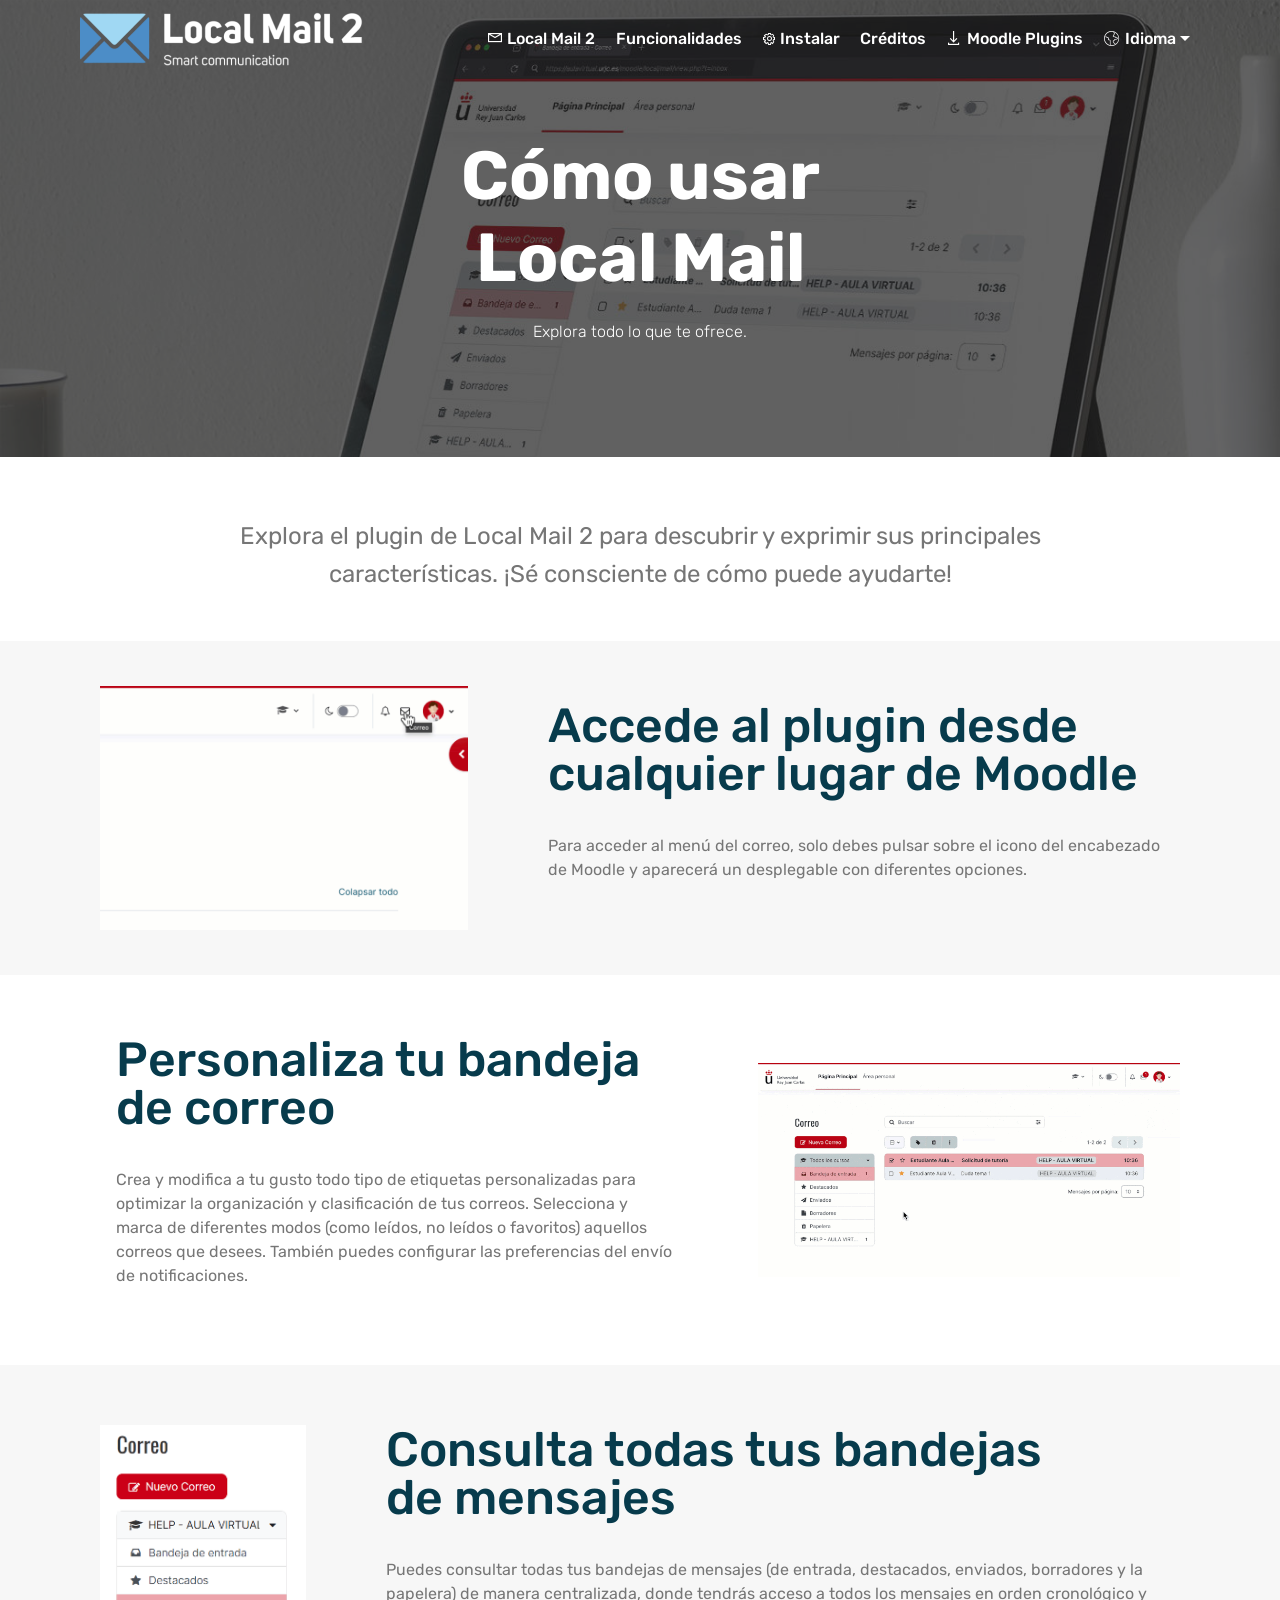
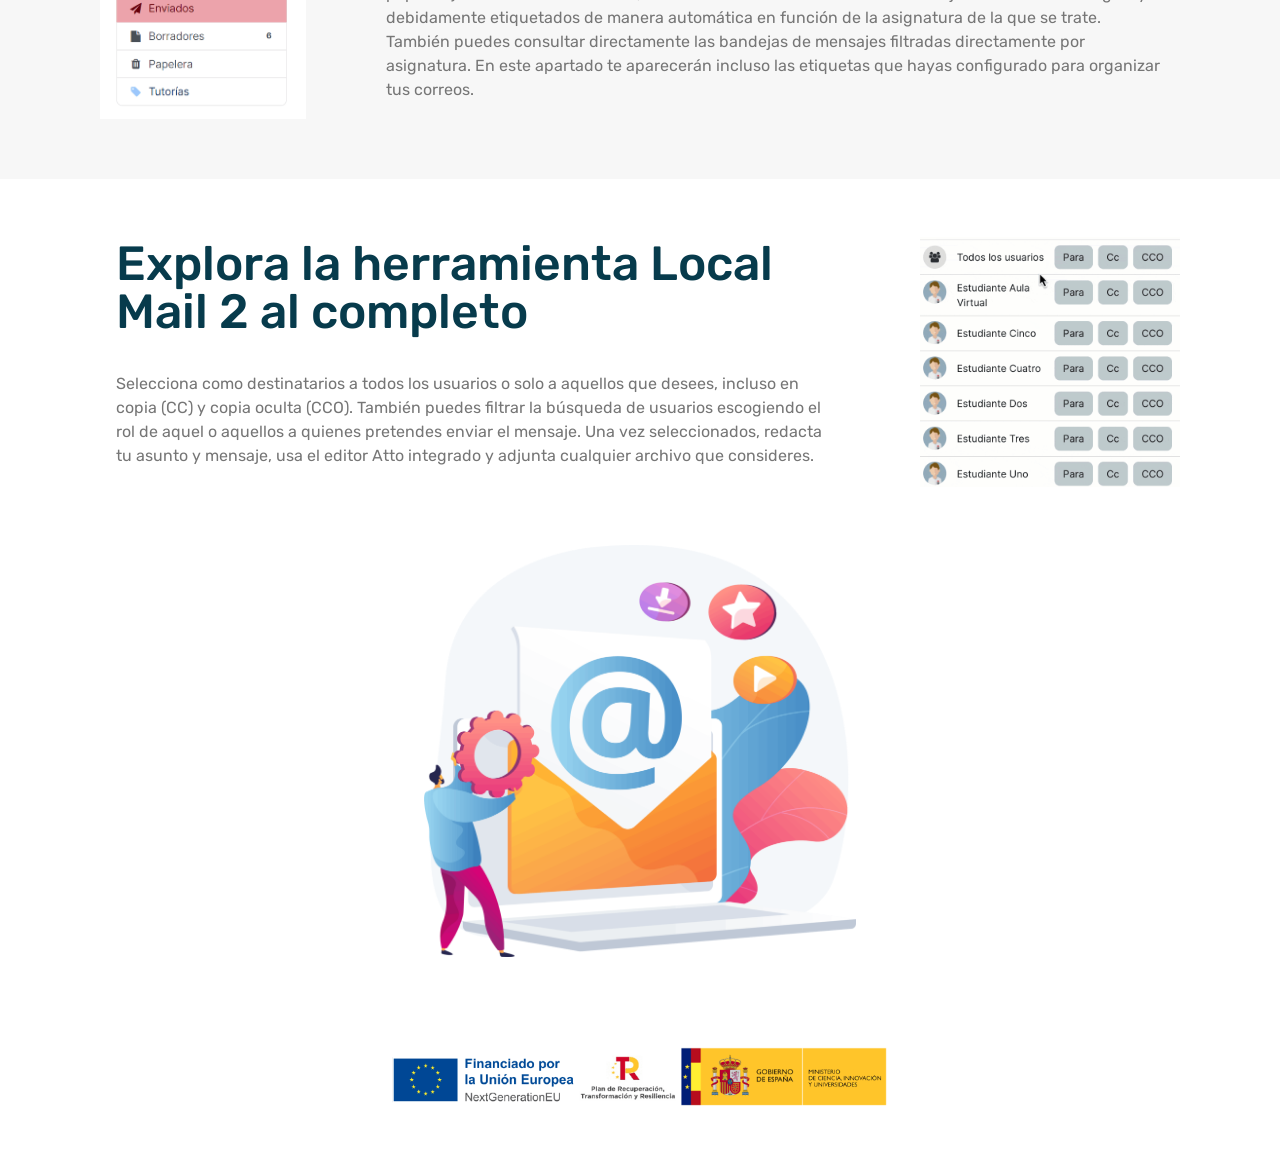
<file: es/play.html>
<!DOCTYPE html>
<html  >
<head>
  <!-- Site made with Mobirise Website Builder v5.9.11, https://unimoodle.github.io -->
  <meta charset="UTF-8">
  <meta http-equiv="X-UA-Compatible" content="IE=edge">
  <meta name="generator" content="Mobirise v5.9.11, mobirise.com">
  <meta name="twitter:card" content="summary_large_image"/>
  <meta name="twitter:image:src" content="assets/images/play-meta.png">
  <meta property="og:image" content="assets/images/play-meta.png">
  <meta name="twitter:title" content="Funcionalidades">
  <meta name="viewport" content="width=device-width, initial-scale=1, minimum-scale=1">
  <link rel="shortcut icon" href="assets/images/localmail-w-617x121.png" type="image/x-icon">
  <meta name="description" content="Using the activity">
  
  
  <title>Funcionalidades</title>
  <link rel="stylesheet" href="assets/web/assets/mobirise-icons2/mobirise2.css">
  <link rel="stylesheet" href="assets/web/assets/mobirise-icons/mobirise-icons.css">
  <link rel="stylesheet" href="assets/bootstrap/css/bootstrap.min.css">
  <link rel="stylesheet" href="assets/bootstrap/css/bootstrap-grid.min.css">
  <link rel="stylesheet" href="assets/bootstrap/css/bootstrap-reboot.min.css">
  <link rel="stylesheet" href="assets/tether/tether.min.css">
  <link rel="stylesheet" href="assets/animatecss/animate.min.css">
  <link rel="stylesheet" href="assets/dropdown/css/style.css">
  <link rel="stylesheet" href="assets/theme/css/style.css">
  <link rel="preload" href="https://fonts.googleapis.com/css?family=Rubik:300,300i,400,400i,500,500i,700,700i,900,900i&display=swap" as="style" onload="this.onload=null;this.rel='stylesheet'">
  <noscript><link rel="stylesheet" href="https://fonts.googleapis.com/css?family=Rubik:300,300i,400,400i,500,500i,700,700i,900,900i&display=swap"></noscript>
  <link rel="preload" as="style" href="assets/mobirise/css/mbr-additional2.css"><link rel="stylesheet" href="assets/mobirise/css/mbr-additional2.css" type="text/css">

  
  
  
</head>
<body>

<!-- Analytics -->
<!-- Global site tag (gtag.js) - Google Analytics -->
<script async src="https://www.googletagmanager.com/gtag/js?id=UA-17620215-5"></script>
<script>
  window.dataLayer = window.dataLayer || [];
  function gtag(){dataLayer.push(arguments);}
  gtag('js', new Date());

  gtag('config', 'UA-17620215-5');
</script>
<!-- /Analytics -->


  
  <section class="menu cid-u37Av4bpLL" once="menu" id="menu1-3m">

    

    <nav class="navbar navbar-expand beta-menu navbar-dropdown align-items-center navbar-fixed-top navbar-toggleable-sm bg-color transparent">
        <button class="navbar-toggler navbar-toggler-right" type="button" data-toggle="collapse" data-target="#navbarSupportedContent" aria-controls="navbarSupportedContent" aria-expanded="false" aria-label="Toggle navigation">
            <div class="hamburger">
                <span></span>
                <span></span>
                <span></span>
                <span></span>
            </div>
        </button>
        <div class="menu-logo">
            <div class="navbar-brand">
                <span class="navbar-logo">
                    <a href="https://unimoodle.github.io">
                         <img src="assets/images/localmail-w-617x121.png" alt="Local Mail 2" title="" style="height: 3.8rem;">
                    </a>
                </span>
                
            </div>
        </div>
        <div class="collapse navbar-collapse" id="navbarSupportedContent">
            <ul class="navbar-nav nav-dropdown nav-right" data-app-modern-menu="true"><li class="nav-item">
                    <a class="nav-link link text-white display-4" href="index.html" aria-expanded="false"><span class="mobi-mbri mobi-mbri-letter mbr-iconfont mbr-iconfont-btn" style="font-size: 14px;"></span>Local Mail 2</a>
                </li><li class="nav-item"><a class="nav-link link text-white text-primary display-4" href="play.html" aria-expanded="false">Funcionalidades</a></li><li class="nav-item"><a class="nav-link link text-white text-primary display-4" href="install.html" aria-expanded="false"><span class="mobi-mbri mobi-mbri-setting mbr-iconfont mbr-iconfont-btn" style="font-size: 12px;"></span>Instalar</a></li><li class="nav-item"><a class="nav-link link text-white text-primary display-4" href="credits.html">Créditos</a></li><li class="nav-item"><a class="nav-link link text-white text-primary display-4" href="https://moodle.org/plugins/local_mail" target="_blank"><span class="mobi-mbri mobi-mbri-download mbr-iconfont mbr-iconfont-btn" style="font-size: 14px;"></span>Moodle Plugins</a></li><li class="nav-item dropdown"><a class="nav-link link dropdown-toggle text-white display-4" href="../play_activity.html" data-toggle="dropdown-submenu" aria-expanded="false"><span class="mbri-globe mbr-iconfont mbr-iconfont-btn" style="font-size: 15px;"></span>
                        
                        Idioma</a><div class="dropdown-menu"><a class="dropdown-item text-white text-primary display-4" href="../index.html">English</a><a class="dropdown-item text-white text-primary display-4" href="../cat/index.html">Català<br></a></div></li></ul>
            
        </div>
    </nav>
</section>

<section class="header1 cid-rOtXpTE3Ma mbr-parallax-background" id="header1-10">

    

    <div class="mbr-overlay" style="opacity: 0.7; background-color: rgb(35, 35, 35);">
    </div>

    <div class="container">
        <div class="row justify-content-md-center">
            <div class="mbr-white col-md-10">
                <h1 class="mbr-section-title align-center mbr-bold pb-3 mbr-fonts-style display-1">Cómo usar<br> Local Mail</h1>
                <h3 class="mbr-section-subtitle align-center mbr-light pb-3 mbr-fonts-style display-7">Explora todo lo que te ofrece.</h3>
                
                
            </div>
        </div>
    </div>

</section>

<section class="header1 cid-unjhP2DR5K" id="header16-51">

    

    

    <div class="container">
        <div class="row justify-content-md-center">
            <div class="col-md-10 align-center">
                
                
                <p class="mbr-text pb-3 mbr-fonts-style display-5">Explora el plugin de Local Mail 2 para descubrir y exprimir sus principales características. ¡Sé consciente de cómo puede ayudarte! 
                </p>
                
            </div>
        </div>
    </div>

</section>

<section class="features11 cid-rOtXpUkI0M" id="features11-11">

    

    

    <div class="container">   
        <div class="col-md-12">
            <div class="media-container-row">
                <div class="mbr-figure m-auto" style="width: 40%;">
                    <img src="assets/images/g28.1.gif" alt="Acceso a Local Mail Moodle" title="">
                </div>
                <div class=" align-left aside-content">
                    
                    <div class="mbr-section-text">
                        
                    </div>

                    <div class="block-content">
                        <div class="card p-3 pr-3">
                            <div class="media">
                                     
                                <div class="media-body">
                                    <h4 class="card-title mbr-fonts-style display-2">Accede al plugin desde cualquier lugar de Moodle</h4>
                                </div>
                            </div>                

                            <div class="card-box">
                                <p class="block-text mbr-fonts-style display-7"><br>Para acceder al menú del correo, solo debes pulsar sobre el icono del encabezado de Moodle y aparecerá un desplegable con diferentes opciones.</p>
                            </div>
                        </div>

                        
                    </div>
                </div>
            </div>
        </div> 
    </div>          
</section>

<section class="features11 cid-unjo1emn8q" id="features11-52">

    

    

    <div class="container">   
        <div class="col-md-12">
            <div class="media-container-row">
                <div class="mbr-figure m-auto" style="width: 45%;">
                    <img src="assets/images/1713863054206-etiqueta-ezgif.com-optimize.gif" alt="Creación de etiquetas en Local Mail Moodle" title="">
                </div>
                <div class=" align-left aside-content">
                    
                    <div class="mbr-section-text">
                        
                    </div>

                    <div class="block-content">
                        <div class="card p-3 pr-3">
                            <div class="media">
                                     
                                <div class="media-body">
                                    <h4 class="card-title mbr-fonts-style display-2">Personaliza tu bandeja de correo</h4>
                                </div>
                            </div>                

                            <div class="card-box">
                                <p class="block-text mbr-fonts-style display-7"><br>Crea y modifica a tu gusto todo tipo de etiquetas personalizadas para optimizar la organización y clasificación de tus correos. Selecciona y marca de diferentes modos (como leídos, no leídos o favoritos) aquellos correos que desees. También puedes configurar las preferencias del envío de notificaciones.</p>
                            </div>
                        </div>

                        
                    </div>
                </div>
            </div>
        </div> 
    </div>          
</section>

<section class="features11 cid-unjgUm1xZc" id="features11-4z">

    

    

    <div class="container">   
        <div class="col-md-12">
            <div class="media-container-row">
                <div class="mbr-figure m-auto" style="width: 25%;">
                    <img src="assets/images/imagen-1-14-433x617.png" alt="Bandejas de entrada en Local Mail Moodle" title="">
                </div>
                <div class=" align-left aside-content">
                    
                    <div class="mbr-section-text">
                        
                    </div>

                    <div class="block-content">
                        <div class="card p-3 pr-3">
                            <div class="media">
                                     
                                <div class="media-body">
                                    <h4 class="card-title mbr-fonts-style display-2">Consulta todas tus bandejas<br>de mensajes</h4>
                                </div>
                            </div>                

                            <div class="card-box">
                                <p class="block-text mbr-fonts-style display-7"><br>Puedes consultar todas tus bandejas de mensajes (de entrada, destacados, enviados, borradores y la papelera) de manera centralizada, donde tendrás acceso a todos los mensajes en orden cronológico y debidamente etiquetados de manera automática en función de la asignatura de la que se trate. También puedes consultar directamente las bandejas de mensajes filtradas directamente por asignatura. En este apartado te aparecerán incluso las etiquetas que hayas configurado para organizar tus correos.</p>
                            </div>
                        </div>

                        
                    </div>
                </div>
            </div>
        </div> 
    </div>          
</section>

<section class="features11 cid-unjh1OuczB" id="features11-50">

    

    

    <div class="container">   
        <div class="col-md-12">
            <div class="media-container-row">
                <div class="mbr-figure m-auto" style="width: 30%;">
                    <img src="assets/images/1713860201918-selecc-todos-ezgif.com-optimize.gif" alt="Selección de usuarios en Local Mail Moodle" title="">
                </div>
                <div class=" align-left aside-content">
                    
                    <div class="mbr-section-text">
                        
                    </div>

                    <div class="block-content">
                        <div class="card p-3 pr-3">
                            <div class="media">
                                     
                                <div class="media-body">
                                    <h4 class="card-title mbr-fonts-style display-2">Explora la herramienta Local Mail 2 al completo</h4>
                                </div>
                            </div>                

                            <div class="card-box">
                                <p class="block-text mbr-fonts-style display-7"><br>Selecciona como destinatarios a todos los usuarios o solo a aquellos que desees, incluso en copia (CC) y copia oculta (CCO). También puedes filtrar la búsqueda de usuarios escogiendo el rol de aquel o aquellos a quienes pretendes enviar el mensaje. Una vez seleccionados, redacta tu asunto y mensaje, usa el editor Atto integrado y adjunta cualquier archivo que consideres.</p>
                            </div>
                        </div>

                        
                    </div>
                </div>
            </div>
        </div> 
    </div>          
</section>

<section class="cid-unjTkf2JdT" id="image3-56">

    

    <figure class="mbr-figure container">
            <div class="image-block" style="width: 39%;">
                <img src="assets/images/ilustr-localmail-1776x1691.png" width="1400" alt="Ilustración de Local Mail ">
                
            </div>
    </figure>
</section>

<section class="cid-unihCGPh5s" id="image3-4v">

    

    <figure class="mbr-figure container">
            <div class="image-block" style="width: 45%;">
                <img src="assets/images/captura-de-pantalla-2024-07-31-a-las-9.04.58-1458x176.png" width="1400" alt="Mobirise">
                
            </div>
    </figure>
</section><!--UNIMOODLE--><script src="assets/popper/popper.min.js"></script>  <script src="assets/web/assets/jquery/jquery.min.js"></script>  <script src="assets/bootstrap/js/bootstrap.min.js"></script>  <script src="assets/tether/tether.min.js"></script>  <script src="assets/smoothscroll/smooth-scroll.js"></script>  <script src="assets/viewportchecker/jquery.viewportchecker.js"></script>  <script src="assets/dropdown/js/nav-dropdown.js"></script>  <script src="assets/dropdown/js/navbar-dropdown.js"></script>  <script src="assets/touchswipe/jquery.touch-swipe.min.js"></script>  <script src="assets/parallax/jarallax.min.js"></script>  <script src="assets/theme/js/script.js"></script>  
  
  
  <input name="animation" type="hidden">
  </body>
</html>
</file>
<file: cat/assets/web/assets/mobirise-icons2/mobirise2.css>
@font-face {
  font-family: 'Moririse2';
  font-display: swap;
  src:  url('mobirise2.eot?f2bix4');
  src:  url('mobirise2.eot?f2bix4#iefix') format('embedded-opentype'),
    url('mobirise2.ttf?f2bix4') format('truetype'),
    url('mobirise2.woff?f2bix4') format('woff'),
    url('mobirise2.svg?f2bix4#mobirise2') format('svg');
  font-weight: normal;
  font-style: normal;
}

[class^="mobi-"], [class*=" mobi-"] {
  /* use !important to prevent issues with browser extensions that change fonts */
  font-family: 'Moririse2' !important;
  speak: none;
  font-style: normal;
  font-weight: normal;
  font-variant: normal;
  text-transform: none;
  line-height: 1;

  /* Better Font Rendering =========== */
  -webkit-font-smoothing: antialiased;
  -moz-osx-font-smoothing: grayscale;
}

.mobi-mbri-add-submenu:before {
  content: "\e900";
}
.mobi-mbri-alert:before {
  content: "\e901";
}
.mobi-mbri-align-center:before {
  content: "\e902";
}
.mobi-mbri-align-justify:before {
  content: "\e903";
}
.mobi-mbri-align-left:before {
  content: "\e904";
}
.mobi-mbri-align-right:before {
  content: "\e905";
}
.mobi-mbri-android:before {
  content: "\e906";
}
.mobi-mbri-apple:before {
  content: "\e907";
}
.mobi-mbri-arrow-down:before {
  content: "\e908";
}
.mobi-mbri-arrow-next:before {
  content: "\e909";
}
.mobi-mbri-arrow-prev:before {
  content: "\e90a";
}
.mobi-mbri-arrow-up:before {
  content: "\e90b";
}
.mobi-mbri-bold:before {
  content: "\e90c";
}
.mobi-mbri-bookmark:before {
  content: "\e90d";
}
.mobi-mbri-bootstrap:before {
  content: "\e90e";
}
.mobi-mbri-briefcase:before {
  content: "\e90f";
}
.mobi-mbri-browse:before {
  content: "\e910";
}
.mobi-mbri-bulleted-list:before {
  content: "\e911";
}
.mobi-mbri-calendar:before {
  content: "\e912";
}
.mobi-mbri-camera:before {
  content: "\e913";
}
.mobi-mbri-cart-add:before {
  content: "\e914";
}
.mobi-mbri-cart-full:before {
  content: "\e915";
}
.mobi-mbri-cash:before {
  content: "\e916";
}
.mobi-mbri-change-style:before {
  content: "\e917";
}
.mobi-mbri-chat:before {
  content: "\e918";
}
.mobi-mbri-clock:before {
  content: "\e919";
}
.mobi-mbri-close:before {
  content: "\e91a";
}
.mobi-mbri-cloud:before {
  content: "\e91b";
}
.mobi-mbri-code:before {
  content: "\e91c";
}
.mobi-mbri-contact-form:before {
  content: "\e91d";
}
.mobi-mbri-credit-card:before {
  content: "\e91e";
}
.mobi-mbri-cursor-click:before {
  content: "\e91f";
}
.mobi-mbri-cust-feedback:before {
  content: "\e920";
}
.mobi-mbri-database:before {
  content: "\e921";
}
.mobi-mbri-delivery:before {
  content: "\e922";
}
.mobi-mbri-desktop:before {
  content: "\e923";
}
.mobi-mbri-devices:before {
  content: "\e924";
}
.mobi-mbri-down:before {
  content: "\e925";
}
.mobi-mbri-download-2:before {
  content: "\e926";
}
.mobi-mbri-download:before {
  content: "\e927";
}
.mobi-mbri-drag-n-drop-2:before {
  content: "\e928";
}
.mobi-mbri-drag-n-drop:before {
  content: "\e929";
}
.mobi-mbri-edit-2:before {
  content: "\e92a";
}
.mobi-mbri-edit:before {
  content: "\e92b";
}
.mobi-mbri-error:before {
  content: "\e92c";
}
.mobi-mbri-extension:before {
  content: "\e92d";
}
.mobi-mbri-features:before {
  content: "\e92e";
}
.mobi-mbri-file:before {
  content: "\e92f";
}
.mobi-mbri-flag:before {
  content: "\e930";
}
.mobi-mbri-folder:before {
  content: "\e931";
}
.mobi-mbri-gift:before {
  content: "\e932";
}
.mobi-mbri-github:before {
  content: "\e933";
}
.mobi-mbri-globe-2:before {
  content: "\e934";
}
.mobi-mbri-globe:before {
  content: "\e935";
}
.mobi-mbri-growing-chart:before {
  content: "\e936";
}
.mobi-mbri-hearth:before {
  content: "\e937";
}
.mobi-mbri-help:before {
  content: "\e938";
}
.mobi-mbri-home:before {
  content: "\e939";
}
.mobi-mbri-hot-cup:before {
  content: "\e93a";
}
.mobi-mbri-idea:before {
  content: "\e93b";
}
.mobi-mbri-image-gallery:before {
  content: "\e93c";
}
.mobi-mbri-image-slider:before {
  content: "\e93d";
}
.mobi-mbri-info:before {
  content: "\e93e";
}
.mobi-mbri-italic:before {
  content: "\e93f";
}
.mobi-mbri-key:before {
  content: "\e940";
}
.mobi-mbri-laptop:before {
  content: "\e941";
}
.mobi-mbri-layers:before {
  content: "\e942";
}
.mobi-mbri-left-right:before {
  content: "\e943";
}
.mobi-mbri-left:before {
  content: "\e944";
}
.mobi-mbri-letter:before {
  content: "\e945";
}
.mobi-mbri-like:before {
  content: "\e946";
}
.mobi-mbri-link:before {
  content: "\e947";
}
.mobi-mbri-lock:before {
  content: "\e948";
}
.mobi-mbri-login:before {
  content: "\e949";
}
.mobi-mbri-logout:before {
  content: "\e94a";
}
.mobi-mbri-magic-stick:before {
  content: "\e94b";
}
.mobi-mbri-map-pin:before {
  content: "\e94c";
}
.mobi-mbri-menu:before {
  content: "\e94d";
}
.mobi-mbri-mobile-2:before {
  content: "\e94e";
}
.mobi-mbri-mobile-horizontal:before {
  content: "\e94f";
}
.mobi-mbri-mobile:before {
  content: "\e950";
}
.mobi-mbri-mobirise:before {
  content: "\e951";
}
.mobi-mbri-more-horizontal:before {
  content: "\e952";
}
.mobi-mbri-more-vertical:before {
  content: "\e953";
}
.mobi-mbri-music:before {
  content: "\e954";
}
.mobi-mbri-new-file:before {
  content: "\e955";
}
.mobi-mbri-numbered-list:before {
  content: "\e956";
}
.mobi-mbri-opened-folder:before {
  content: "\e957";
}
.mobi-mbri-pages:before {
  content: "\e958";
}
.mobi-mbri-paper-plane:before {
  content: "\e959";
}
.mobi-mbri-paperclip:before {
  content: "\e95a";
}
.mobi-mbri-phone:before {
  content: "\e95b";
}
.mobi-mbri-photo:before {
  content: "\e95c";
}
.mobi-mbri-photos:before {
  content: "\e95d";
}
.mobi-mbri-pin:before {
  content: "\e95e";
}
.mobi-mbri-play:before {
  content: "\e95f";
}
.mobi-mbri-plus:before {
  content: "\e960";
}
.mobi-mbri-preview:before {
  content: "\e961";
}
.mobi-mbri-print:before {
  content: "\e962";
}
.mobi-mbri-protect:before {
  content: "\e963";
}
.mobi-mbri-question:before {
  content: "\e964";
}
.mobi-mbri-quote-left:before {
  content: "\e965";
}
.mobi-mbri-quote-right:before {
  content: "\e966";
}
.mobi-mbri-redo:before {
  content: "\e967";
}
.mobi-mbri-refresh:before {
  content: "\e968";
}
.mobi-mbri-responsive-2:before {
  content: "\e969";
}
.mobi-mbri-responsive:before {
  content: "\e96a";
}
.mobi-mbri-right:before {
  content: "\e96b";
}
.mobi-mbri-rocket:before {
  content: "\e96c";
}
.mobi-mbri-sad-face:before {
  content: "\e96d";
}
.mobi-mbri-sale:before {
  content: "\e96e";
}
.mobi-mbri-save:before {
  content: "\e96f";
}
.mobi-mbri-search:before {
  content: "\e970";
}
.mobi-mbri-setting-2:before {
  content: "\e971";
}
.mobi-mbri-setting-3:before {
  content: "\e972";
}
.mobi-mbri-setting:before {
  content: "\e973";
}
.mobi-mbri-share:before {
  content: "\e974";
}
.mobi-mbri-shopping-bag:before {
  content: "\e975";
}
.mobi-mbri-shopping-basket:before {
  content: "\e976";
}
.mobi-mbri-shopping-cart:before {
  content: "\e977";
}
.mobi-mbri-sites:before {
  content: "\e978";
}
.mobi-mbri-smile-face:before {
  content: "\e979";
}
.mobi-mbri-speed:before {
  content: "\e97a";
}
.mobi-mbri-star:before {
  content: "\e97b";
}
.mobi-mbri-success:before {
  content: "\e97c";
}
.mobi-mbri-sun:before {
  content: "\e97d";
}
.mobi-mbri-sun2:before {
  content: "\e97e";
}
.mobi-mbri-tablet-vertical:before {
  content: "\e97f";
}
.mobi-mbri-tablet:before {
  content: "\e980";
}
.mobi-mbri-target:before {
  content: "\e981";
}
.mobi-mbri-timer:before {
  content: "\e982";
}
.mobi-mbri-to-ftp:before {
  content: "\e983";
}
.mobi-mbri-to-local-drive:before {
  content: "\e984";
}
.mobi-mbri-touch-swipe:before {
  content: "\e985";
}
.mobi-mbri-touch:before {
  content: "\e986";
}
.mobi-mbri-trash:before {
  content: "\e987";
}
.mobi-mbri-underline:before {
  content: "\e988";
}
.mobi-mbri-undo:before {
  content: "\e989";
}
.mobi-mbri-unlink:before {
  content: "\e98a";
}
.mobi-mbri-unlock:before {
  content: "\e98b";
}
.mobi-mbri-up-down:before {
  content: "\e98c";
}
.mobi-mbri-up:before {
  content: "\e98d";
}
.mobi-mbri-update:before {
  content: "\e98e";
}
.mobi-mbri-upload-2:before {
  content: "\e98f";
}
.mobi-mbri-upload:before {
  content: "\e990";
}
.mobi-mbri-user-2:before {
  content: "\e991";
}
.mobi-mbri-user:before {
  content: "\e992";
}
.mobi-mbri-users:before {
  content: "\e993";
}
.mobi-mbri-video-play:before {
  content: "\e994";
}
.mobi-mbri-video:before {
  content: "\e995";
}
.mobi-mbri-watch:before {
  content: "\e996";
}
.mobi-mbri-website-theme-2:before {
  content: "\e997";
}
.mobi-mbri-website-theme:before {
  content: "\e998";
}
.mobi-mbri-wifi:before {
  content: "\e999";
}
.mobi-mbri-windows:before {
  content: "\e99a";
}
.mobi-mbri-zoom-in:before {
  content: "\e99b";
}
.mobi-mbri-zoom-out:before {
  content: "\e99c";
}
</file>
<file: cat/assets/web/assets/mobirise-icons/mobirise-icons.css>
@font-face {
  font-family: 'MobiriseIcons';
  src:  url('mobirise-icons.eot?spat4u');
  src:  url('mobirise-icons.eot?spat4u#iefix') format('embedded-opentype'),
    url('mobirise-icons.ttf?spat4u') format('truetype'),
    url('mobirise-icons.woff?spat4u') format('woff'),
    url('mobirise-icons.svg?spat4u#MobiriseIcons') format('svg');
  font-weight: normal;
  font-style: normal;
  font-display: swap;
}

[class^="mbri-"], [class*=" mbri-"] {
  /* use !important to prevent issues with browser extensions that change fonts */
  font-family: MobiriseIcons !important;
  speak: none;
  font-style: normal;
  font-weight: normal;
  font-variant: normal;
  text-transform: none;
  line-height: 1;

  /* Better Font Rendering =========== */
  -webkit-font-smoothing: antialiased;
  -moz-osx-font-smoothing: grayscale;
}

.mbri-add-submenu:before {
  content: "\e900";
}
.mbri-alert:before {
  content: "\e901";
}
.mbri-align-center:before {
  content: "\e902";
}
.mbri-align-justify:before {
  content: "\e903";
}
.mbri-align-left:before {
  content: "\e904";
}
.mbri-align-right:before {
  content: "\e905";
}
.mbri-android:before {
  content: "\e906";
}
.mbri-apple:before {
  content: "\e907";
}
.mbri-arrow-down:before {
  content: "\e908";
}
.mbri-arrow-next:before {
  content: "\e909";
}
.mbri-arrow-prev:before {
  content: "\e90a";
}
.mbri-arrow-up:before {
  content: "\e90b";
}
.mbri-bold:before {
  content: "\e90c";
}
.mbri-bookmark:before {
  content: "\e90d";
}
.mbri-bootstrap:before {
  content: "\e90e";
}
.mbri-briefcase:before {
  content: "\e90f";
}
.mbri-browse:before {
  content: "\e910";
}
.mbri-bulleted-list:before {
  content: "\e911";
}
.mbri-calendar:before {
  content: "\e912";
}
.mbri-camera:before {
  content: "\e913";
}
.mbri-cart-add:before {
  content: "\e914";
}
.mbri-cart-full:before {
  content: "\e915";
}
.mbri-cash:before {
  content: "\e916";
}
.mbri-change-style:before {
  content: "\e917";
}
.mbri-chat:before {
  content: "\e918";
}
.mbri-clock:before {
  content: "\e919";
}
.mbri-close:before {
  content: "\e91a";
}
.mbri-cloud:before {
  content: "\e91b";
}
.mbri-code:before {
  content: "\e91c";
}
.mbri-contact-form:before {
  content: "\e91d";
}
.mbri-credit-card:before {
  content: "\e91e";
}
.mbri-cursor-click:before {
  content: "\e91f";
}
.mbri-cust-feedback:before {
  content: "\e920";
}
.mbri-database:before {
  content: "\e921";
}
.mbri-delivery:before {
  content: "\e922";
}
.mbri-desktop:before {
  content: "\e923";
}
.mbri-devices:before {
  content: "\e924";
}
.mbri-down:before {
  content: "\e925";
}
.mbri-download:before {
  content: "\e989";
}
.mbri-drag-n-drop:before {
  content: "\e927";
}
.mbri-drag-n-drop2:before {
  content: "\e928";
}
.mbri-edit:before {
  content: "\e929";
}
.mbri-edit2:before {
  content: "\e92a";
}
.mbri-error:before {
  content: "\e92b";
}
.mbri-extension:before {
  content: "\e92c";
}
.mbri-features:before {
  content: "\e92d";
}
.mbri-file:before {
  content: "\e92e";
}
.mbri-flag:before {
  content: "\e92f";
}
.mbri-folder:before {
  content: "\e930";
}
.mbri-gift:before {
  content: "\e931";
}
.mbri-github:before {
  content: "\e932";
}
.mbri-globe:before {
  content: "\e933";
}
.mbri-globe-2:before {
  content: "\e934";
}
.mbri-growing-chart:before {
  content: "\e935";
}
.mbri-hearth:before {
  content: "\e936";
}
.mbri-help:before {
  content: "\e937";
}
.mbri-home:before {
  content: "\e938";
}
.mbri-hot-cup:before {
  content: "\e939";
}
.mbri-idea:before {
  content: "\e93a";
}
.mbri-image-gallery:before {
  content: "\e93b";
}
.mbri-image-slider:before {
  content: "\e93c";
}
.mbri-info:before {
  content: "\e93d";
}
.mbri-italic:before {
  content: "\e93e";
}
.mbri-key:before {
  content: "\e93f";
}
.mbri-laptop:before {
  content: "\e940";
}
.mbri-layers:before {
  content: "\e941";
}
.mbri-left-right:before {
  content: "\e942";
}
.mbri-left:before {
  content: "\e943";
}
.mbri-letter:before {
  content: "\e944";
}
.mbri-like:before {
  content: "\e945";
}
.mbri-link:before {
  content: "\e946";
}
.mbri-lock:before {
  content: "\e947";
}
.mbri-login:before {
  content: "\e948";
}
.mbri-logout:before {
  content: "\e949";
}
.mbri-magic-stick:before {
  content: "\e94a";
}
.mbri-map-pin:before {
  content: "\e94b";
}
.mbri-menu:before {
  content: "\e94c";
}
.mbri-mobile:before {
  content: "\e94d";
}
.mbri-mobile2:before {
  content: "\e94e";
}
.mbri-mobirise:before {
  content: "\e94f";
}
.mbri-more-horizontal:before {
  content: "\e950";
}
.mbri-more-vertical:before {
  content: "\e951";
}
.mbri-music:before {
  content: "\e952";
}
.mbri-new-file:before {
  content: "\e953";
}
.mbri-numbered-list:before {
  content: "\e954";
}
.mbri-opened-folder:before {
  content: "\e955";
}
.mbri-pages:before {
  content: "\e956";
}
.mbri-paper-plane:before {
  content: "\e957";
}
.mbri-paperclip:before {
  content: "\e958";
}
.mbri-photo:before {
  content: "\e959";
}
.mbri-photos:before {
  content: "\e95a";
}
.mbri-pin:before {
  content: "\e95b";
}
.mbri-play:before {
  content: "\e95c";
}
.mbri-plus:before {
  content: "\e95d";
}
.mbri-preview:before {
  content: "\e95e";
}
.mbri-print:before {
  content: "\e95f";
}
.mbri-protect:before {
  content: "\e960";
}
.mbri-question:before {
  content: "\e961";
}
.mbri-quote-left:before {
  content: "\e962";
}
.mbri-quote-right:before {
  content: "\e963";
}
.mbri-refresh:before {
  content: "\e964";
}
.mbri-responsive:before {
  content: "\e965";
}
.mbri-right:before {
  content: "\e966";
}
.mbri-rocket:before {
  content: "\e967";
}
.mbri-sad-face:before {
  content: "\e968";
}
.mbri-sale:before {
  content: "\e969";
}
.mbri-save:before {
  content: "\e96a";
}
.mbri-search:before {
  content: "\e96b";
}
.mbri-setting:before {
  content: "\e96c";
}
.mbri-setting2:before {
  content: "\e96d";
}
.mbri-setting3:before {
  content: "\e96e";
}
.mbri-share:before {
  content: "\e96f";
}
.mbri-shopping-bag:before {
  content: "\e970";
}
.mbri-shopping-basket:before {
  content: "\e971";
}
.mbri-shopping-cart:before {
  content: "\e972";
}
.mbri-sites:before {
  content: "\e973";
}
.mbri-smile-face:before {
  content: "\e974";
}
.mbri-speed:before {
  content: "\e975";
}
.mbri-star:before {
  content: "\e976";
}
.mbri-success:before {
  content: "\e977";
}
.mbri-sun:before {
  content: "\e978";
}
.mbri-sun2:before {
  content: "\e979";
}
.mbri-tablet:before {
  content: "\e97a";
}
.mbri-tablet-vertical:before {
  content: "\e97b";
}
.mbri-target:before {
  content: "\e97c";
}
.mbri-timer:before {
  content: "\e97d";
}
.mbri-to-ftp:before {
  content: "\e97e";
}
.mbri-to-local-drive:before {
  content: "\e97f";
}
.mbri-touch-swipe:before {
  content: "\e980";
}
.mbri-touch:before {
  content: "\e981";
}
.mbri-trash:before {
  content: "\e982";
}
.mbri-underline:before {
  content: "\e983";
}
.mbri-unlink:before {
  content: "\e984";
}
.mbri-unlock:before {
  content: "\e985";
}
.mbri-up-down:before {
  content: "\e986";
}
.mbri-up:before {
  content: "\e987";
}
.mbri-update:before {
  content: "\e988";
}
.mbri-upload:before {
 content: "\e926"; 
}
.mbri-user:before {
  content: "\e98a";
}
.mbri-user2:before {
  content: "\e98b";
}
.mbri-users:before {
  content: "\e98c";
}
.mbri-video:before {
  content: "\e98d";
}
.mbri-video-play:before {
  content: "\e98e";
}
.mbri-watch:before {
  content: "\e98f";
}
.mbri-website-theme:before {
  content: "\e990";
}
.mbri-wifi:before {
  content: "\e991";
}
.mbri-windows:before {
  content: "\e992";
}
.mbri-zoom-out:before {
  content: "\e993";
}
.mbri-redo:before {
  content: "\e994";
}
.mbri-undo:before {
  content: "\e995";
}
</file>
<file: cat/assets/dropdown/css/style.css>
.navbar-dropdown {
  left: 0;
  padding: 0;
  position: absolute;
  right: 0;
  top: 0;
  transition: all 0.45s ease;
  z-index: 1030;
  background: #282828; }
  .navbar-dropdown .navbar-logo {
    margin-right: 0.8rem;
    transition: margin 0.3s ease-in-out;
    vertical-align: middle; }
    .navbar-dropdown .navbar-logo img {
      height: 3.125rem;
      transition: all 0.3s ease-in-out; }
    .navbar-dropdown .navbar-logo.mbr-iconfont {
      font-size: 3.125rem;
      line-height: 3.125rem; }
  .navbar-dropdown .navbar-caption {
    font-weight: 700;
    white-space: normal;
    vertical-align: -4px;
    line-height: 3.125rem !important; }
    .navbar-dropdown .navbar-caption, .navbar-dropdown .navbar-caption:hover {
      color: inherit;
      text-decoration: none; }
  .navbar-dropdown .mbr-iconfont + .navbar-caption {
    vertical-align: -1px; }
  .navbar-dropdown.navbar-fixed-top {
    position: fixed; }
  .navbar-dropdown .navbar-brand span {
    vertical-align: -4px; }
  .navbar-dropdown.bg-color.transparent {
    background: none; }
  .navbar-dropdown.navbar-short .navbar-brand {
    padding: 0.625rem 0; }
    .navbar-dropdown.navbar-short .navbar-brand span {
      vertical-align: -1px; }
  .navbar-dropdown.navbar-short .navbar-caption {
    line-height: 2.375rem !important;
    vertical-align: -2px; }
  .navbar-dropdown.navbar-short .navbar-logo {
    margin-right: 0.5rem; }
    .navbar-dropdown.navbar-short .navbar-logo img {
      height: 2.375rem; }
    .navbar-dropdown.navbar-short .navbar-logo.mbr-iconfont {
      font-size: 2.375rem;
      line-height: 2.375rem; }
  .navbar-dropdown.navbar-short .mbr-table-cell {
    height: 3.625rem; }
  .navbar-dropdown .navbar-close {
    left: 0.6875rem;
    position: fixed;
    top: 0.75rem;
    z-index: 1000; }
  .navbar-dropdown .hamburger-icon {
    content: "";
    display: inline-block;
    vertical-align: middle;
    width: 16px;
    -webkit-box-shadow: 0 -6px 0 1px #282828,0 0 0 1px #282828,0 6px 0 1px #282828;
    -moz-box-shadow: 0 -6px 0 1px #282828,0 0 0 1px #282828,0 6px 0 1px #282828;
    box-shadow: 0 -6px 0 1px #282828,0 0 0 1px #282828,0 6px 0 1px #282828; }

.dropdown-menu .dropdown-toggle[data-toggle="dropdown-submenu"]::after {
  border-bottom: 0.35em solid transparent;
  border-left: 0.35em solid;
  border-right: 0;
  border-top: 0.35em solid transparent;
  margin-left: 0.3rem; }

.dropdown-menu .dropdown-item:focus {
  outline: 0; }

.nav-dropdown {
  font-size: 0.75rem;
  font-weight: 500;
  height: auto !important; }
  .nav-dropdown .nav-btn {
    padding-left: 1rem; }
  .nav-dropdown .link {
    margin: .667em 1.667em;
    font-weight: 500;
    padding: 0;
    transition: color .2s ease-in-out; }
    .nav-dropdown .link.dropdown-toggle {
      margin-right: 2.583em; }
      .nav-dropdown .link.dropdown-toggle::after {
        margin-left: .25rem;
        border-top: 0.35em solid;
        border-right: 0.35em solid transparent;
        border-left: 0.35em solid transparent;
        border-bottom: 0; }
      .nav-dropdown .link.dropdown-toggle[aria-expanded="true"] {
        margin: 0;
        padding: 0.667em 3.263em  0.667em 1.667em; }
  .nav-dropdown .link::after,
  .nav-dropdown .dropdown-item::after {
    color: inherit; }
  .nav-dropdown .btn {
    font-size: 0.75rem;
    font-weight: 700;
    letter-spacing: 0;
    margin-bottom: 0;
    padding-left: 1.25rem;
    padding-right: 1.25rem; }
  .nav-dropdown .dropdown-menu {
    border-radius: 0;
    border: 0;
    left: 0;
    margin: 0;
    padding-bottom: 1.25rem;
    padding-top: 1.25rem;
    position: relative; }
  .nav-dropdown .dropdown-submenu {
    margin-left: 0.125rem;
    top: 0; }
  .nav-dropdown .dropdown-item {
    font-weight: 500;
    line-height: 2;
    padding: 0.3846em 4.615em 0.3846em 1.5385em;
    position: relative;
    transition: color .2s ease-in-out, background-color .2s ease-in-out; }
    .nav-dropdown .dropdown-item::after {
      margin-top: -0.3077em;
      position: absolute;
      right: 1.1538em;
      top: 50%; }
    .nav-dropdown .dropdown-item:focus, .nav-dropdown .dropdown-item:hover {
      background: none; }

@media (max-width: 767px) {
  .nav-dropdown.navbar-toggleable-sm {
    bottom: 0;
    display: none;
    left: 0;
    overflow-x: hidden;
    position: fixed;
    top: 0;
    transform: translateX(-100%);
    -ms-transform: translateX(-100%);
    -webkit-transform: translateX(-100%);
    width: 18.75rem;
    z-index: 999; } }
.nav-dropdown.navbar-toggleable-xl {
  bottom: 0;
  display: none;
  left: 0;
  overflow-x: hidden;
  position: fixed;
  top: 0;
  transform: translateX(-100%);
  -ms-transform: translateX(-100%);
  -webkit-transform: translateX(-100%);
  width: 18.75rem;
  z-index: 999; }

.nav-dropdown-sm {
  display: block !important;
  overflow-x: hidden;
  overflow: auto;
  padding-top: 3.875rem; }
  .nav-dropdown-sm::after {
    content: "";
    display: block;
    height: 3rem;
    width: 100%; }
  .nav-dropdown-sm.collapse.in ~ .navbar-close {
    display: block !important; }
  .nav-dropdown-sm.collapsing, .nav-dropdown-sm.collapse.in {
    transform: translateX(0);
    -ms-transform: translateX(0);
    -webkit-transform: translateX(0);
    transition: all 0.25s ease-out;
    -webkit-transition: all 0.25s ease-out;
    background: #282828; }
  .nav-dropdown-sm.collapsing[aria-expanded="false"] {
    transform: translateX(-100%);
    -ms-transform: translateX(-100%);
    -webkit-transform: translateX(-100%); }
  .nav-dropdown-sm .nav-item {
    display: block;
    margin-left: 0 !important;
    padding-left: 0; }
  .nav-dropdown-sm .link,
  .nav-dropdown-sm .dropdown-item {
    border-top: 1px dotted rgba(255, 255, 255, 0.1);
    font-size: 0.8125rem;
    line-height: 1.6;
    margin: 0 !important;
    padding: 0.875rem 2.4rem 0.875rem 1.5625rem !important;
    position: relative;
    white-space: normal; }
    .nav-dropdown-sm .link:focus, .nav-dropdown-sm .link:hover,
    .nav-dropdown-sm .dropdown-item:focus,
    .nav-dropdown-sm .dropdown-item:hover {
      background: rgba(0, 0, 0, 0.2) !important;
      color: #c0a375; }
  .nav-dropdown-sm .nav-btn {
    position: relative;
    padding: 1.5625rem 1.5625rem 0 1.5625rem; }
    .nav-dropdown-sm .nav-btn::before {
      border-top: 1px dotted rgba(255, 255, 255, 0.1);
      content: "";
      left: 0;
      position: absolute;
      top: 0;
      width: 100%; }
    .nav-dropdown-sm .nav-btn + .nav-btn {
      padding-top: 0.625rem; }
      .nav-dropdown-sm .nav-btn + .nav-btn::before {
        display: none; }
  .nav-dropdown-sm .btn {
    padding: 0.625rem 0; }
  .nav-dropdown-sm .dropdown-toggle[data-toggle="dropdown-submenu"]::after {
    margin-left: .25rem;
    border-top: 0.35em solid;
    border-right: 0.35em solid transparent;
    border-left: 0.35em solid transparent;
    border-bottom: 0; }
  .nav-dropdown-sm .dropdown-toggle[data-toggle="dropdown-submenu"][aria-expanded="true"]::after {
    border-top: 0;
    border-right: 0.35em solid transparent;
    border-left: 0.35em solid transparent;
    border-bottom: 0.35em solid; }
  .nav-dropdown-sm .dropdown-menu {
    margin: 0;
    padding: 0;
    position: relative;
    top: 0;
    left: 0;
    width: 100%;
    border: 0;
    float: none;
    border-radius: 0;
    background: none; }
  .nav-dropdown-sm .dropdown-submenu {
    left: 100%;
    margin-left: 0.125rem;
    margin-top: -1.25rem;
    top: 0; }

.navbar-toggleable-sm .nav-dropdown .dropdown-menu {
  position: absolute; }

.navbar-toggleable-sm .nav-dropdown .dropdown-submenu {
  left: 100%;
  margin-left: 0.125rem;
  margin-top: -1.25rem;
  top: 0; }

.navbar-toggleable-sm.opened .nav-dropdown .dropdown-menu {
  position: relative; }

.navbar-toggleable-sm.opened .nav-dropdown .dropdown-submenu {
  left: 0;
  margin-left: 00rem;
  margin-top: 0rem;
  top: 0; }

.is-builder .nav-dropdown.collapsing {
  transition: none !important; }

/*# sourceMappingURL=style.css.map */
</file>
<file: cat/assets/theme/css/style.css>
/*!
 * Mobirise v4 theme (https://mobirise.com/)
 * Copyright 2017 Mobirise
 */
section {
  background-color: #eeeeee;
}

.form-control:focus {
  box-shadow: none;
}

:focus {
  outline: none;
}

body {
  font-style: normal;
  line-height: 1.5;
}

section,
.container,
.container-fluid {
  position: relative;
  word-wrap: break-word;
}

a.mbr-iconfont:hover {
  text-decoration: none;
}

.article .lead p,
.article .lead ul,
.article .lead ol,
.article .lead pre,
.article .lead blockquote {
  margin-bottom: 0;
}

ul,
ol,
pre,
blockquote {
  margin-bottom: 2.3125rem;
}

pre {
  background: #f4f4f4;
  padding: 10px 24px;
  white-space: pre-wrap;
}

.inactive {
  -webkit-user-select: none;
  -moz-user-select: none;
  -ms-user-select: none;
  user-select: none;
  pointer-events: none;
  -webkit-user-drag: none;
  user-drag: none;
}

.mbr-section__comments .row {
  justify-content: center;
  -webkit-justify-content: center;
}

a {
  font-style: normal;
  font-weight: 400;
  cursor: pointer;
}

a, a:hover {
  text-decoration: none;
}

figure {
  margin-bottom: 0;
}

body {
  color: #232323;
}

h1,
h2,
h3,
h4,
h5,
h6,
.h1,
.h2,
.h3,
.h4,
.h5,
.h6,
.display-1,
.display-2,
.display-3,
.display-4 {
  line-height: 1;
  word-break: break-word;
  word-wrap: break-word;
}

.mbr-section-title {
  font-style: normal;
  line-height: 1.2;
}

.mbr-section-subtitle {
  line-height: 1.3;
}

.mbr-text {
  font-style: normal;
  line-height: 1.6;
}

b,
strong {
  font-weight: bold;
}

blockquote {
  padding: 10px 0 10px 20px;
  position: relative;
  border-left: 2px solid;
  border-color: #ff3366;
}

input:-webkit-autofill, input:-webkit-autofill:hover, input:-webkit-autofill:focus, input:-webkit-autofill:active {
  transition-delay: 9999s;
  transition-property: background-color, color;
}

textarea[type='hidden'] {
  display: none;
}

body {
  position: relative;
}

section {
  background-position: 50% 50%;
  background-repeat: no-repeat;
  background-size: cover;
}

section .mbr-background-video,
section .mbr-background-video-preview {
  position: absolute;
  bottom: 0;
  left: 0;
  right: 0;
  top: 0;
}

.hidden {
  visibility: hidden;
}

.mbr-z-index20 {
  z-index: 20;
}

/*! Base colors */
.mbr-white {
  color: #ffffff;
}

.mbr-black {
  color: #000000;
}

.mbr-bg-white {
  background-color: #ffffff;
}

.mbr-bg-black {
  background-color: #000000;
}

/*! Text-aligns */
.align-left {
  text-align: left;
}

.align-center {
  text-align: center;
}

.align-right {
  text-align: right;
}

@media (max-width: 767px) {
  .align-left,
  .align-center,
  .align-right,
  .mbr-section-btn,
  .mbr-section-title {
    text-align: center;
  }
}

/*! Font-weight  */
.mbr-light {
  font-weight: 300;
}

.mbr-regular {
  font-weight: 400;
}

.mbr-semibold {
  font-weight: 500;
}

.mbr-bold {
  font-weight: 700;
}

/*! Media  */
.media-size-item {
  -moz-flex: 1 1 auto;
  -o-flex: 1 1 auto;
  flex: 1 1 auto;
}

.media-content {
  flex-basis: 100%;
}

.media-container-row {
  display: flex;
  flex-direction: row;
  flex-wrap: wrap;
  justify-content: center;
  align-content: center;
  align-items: start;
}

.media-container-row .media-size-item {
  width: 400px;
}

.media-container-column {
  display: flex;
  flex-direction: column;
  flex-wrap: wrap;
  justify-content: center;
  align-content: center;
  align-items: stretch;
}

.media-container-column > * {
  width: 100%;
}

@media (min-width: 992px) {
  .media-container-row {
    flex-wrap: nowrap;
  }
}

figure {
  overflow: hidden;
}

figure[mbr-media-size] {
  transition: width 0.1s;
}

.mbr-figure img,
.mbr-figure iframe {
  display: block;
  width: 100%;
}

.card {
  background-color: transparent;
  border: none;
}

.card-box {
  width: 100%;
}

.card-img {
  text-align: center;
  flex-shrink: 0;
  -webkit-flex-shrink: 0;
}

.media {
  max-width: 100%;
  margin: 0 auto;
}

.mbr-figure {
  -ms-grid-row-align: center;
  align-self: center;
}

.media-container > div {
  max-width: 100%;
}

.mbr-figure img,
.card-img img {
  width: 100%;
}

@media (max-width: 991px) {
  .media-size-item {
    width: auto !important;
  }
  .media {
    width: auto;
  }
  .mbr-figure {
    width: 100% !important;
  }
}

/*! Buttons */
.btn {
  font-weight: 500;
  border-width: 2px;
  font-style: normal;
  letter-spacing: 1px;
  margin: .4rem .8rem;
  white-space: normal;
  transition: all .3s ease-in-out;
  display: inline-flex;
  align-items: center;
  justify-content: center;
  word-break: break-word;
  -webkit-align-items: center;
  -webkit-justify-content: center;
  display: -webkit-inline-flex;
}

.btn-sm {
  font-weight: 500;
  letter-spacing: 1px;
  transition: all .3s ease-in-out;
}

.btn-md {
  font-weight: 500;
  letter-spacing: 1px;
  margin: .4rem .8rem !important;
  transition: all .3s ease-in-out;
}

.btn-lg {
  font-weight: 500;
  letter-spacing: 1px;
  margin: .4rem .8rem !important;
  transition: all .3s ease-in-out;
}

.mbr-section-btn {
  margin-left: -0.25rem;
  margin-right: -0.25rem;
  font-size: 0;
}

nav .mbr-section-btn {
  margin-left: 0rem;
  margin-right: 0rem;
}

.btn-form {
  border-radius: 0;
}

.btn-form:hover {
  cursor: pointer;
}

/*! Btn icon margin */
.btn .mbr-iconfont,
.btn.btn-sm .mbr-iconfont {
  cursor: pointer;
  margin-right: 0.5rem;
}

.btn.btn-md .mbr-iconfont,
.btn.btn-md .mbr-iconfont {
  margin-right: 0.8rem;
}

.mbr-regular {
  font-weight: 400;
}

.mbr-semibold {
  font-weight: 500;
}

.mbr-bold {
  font-weight: 700;
}

[type='submit'] {
  -webkit-appearance: none;
}

/*! Full-screen */
.mbr-fullscreen .mbr-overlay {
  min-height: 100vh;
}

.mbr-fullscreen {
  display: flex;
  display: -moz-flex;
  display: -ms-flex;
  display: -o-flex;
  align-items: center;
  -webkit-align-items: center;
  min-height: 100vh;
  padding-top: 3rem;
  padding-bottom: 3rem;
}

/*! Map */
.map {
  height: 25rem;
  position: relative;
}

.map iframe {
  width: 100%;
  height: 100%;
}

.mbr-overlay {
  background-color: #000;
  bottom: 0;
  left: 0;
  opacity: .5;
  position: absolute;
  right: 0;
  top: 0;
  z-index: 0;
  pointer-events: none;
}

/* Form */
blockquote {
  font-style: italic;
  padding: 10px 0 10px 20px;
  font-size: 1.09rem;
  position: relative;
  border-width: 3px;
}

.form-control {
  background-color: #f5f5f5;
  box-shadow: none;
  color: #565656;
  line-height: 1.43;
  min-height: 3.5em;
  padding: 1.07em .5em;
}

.form-control, .form-control:focus {
  border: 1px solid #e8e8e8;
}

.form-active .form-control:invalid {
  border-color: red;
}

.form-control-label {
  position: relative;
  cursor: pointer;
  margin-bottom: .357em;
  padding: 0;
}

.alert {
  color: #ffffff;
  border-radius: 0;
  border: 0;
  font-size: .875rem;
  line-height: 1.5;
  margin-bottom: 1.875rem;
  padding: 1.25rem;
  position: relative;
}

.alert.alert-form::after {
  background-color: inherit;
  bottom: -7px;
  content: "";
  display: block;
  height: 14px;
  left: 50%;
  margin-left: -7px;
  position: absolute;
  transform: rotate(45deg);
  width: 14px;
  -webkit-transform: rotate(45deg);
}

.form-asterisk {
  font-family: initial;
  position: absolute;
  top: -2px;
  font-weight: normal;
}

/*! Scroll to top arrow */
#scrollToTop a i:before {
  content: '';
  position: absolute;
  height: 40%;
  top: 25%;
  background: #fff;
  width: 2px;
  left: calc(50% - 1px);
}

#scrollToTop a i:after {
  content: '';
  position: absolute;
  display: block;
  border-top: 2px solid #fff;
  border-right: 2px solid #fff;
  width: 40%;
  height: 40%;
  left: 30%;
  bottom: 30%;
  transform: rotate(135deg);
  -webkit-transform: rotate(135deg);
}

.mbr-arrow-up {
  bottom: 25px;
  right: 90px;
  position: fixed;
  text-align: right;
  z-index: 5000;
  color: #ffffff;
  font-size: 32px;
  transform: rotate(180deg);
  -webkit-transform: rotate(180deg);
}

.mbr-arrow-up a {
  background: rgba(0, 0, 0, 0.2);
  border-radius: 3px;
  color: #fff;
  display: inline-block;
  height: 60px;
  width: 60px;
  outline-style: none !important;
  position: relative;
  text-decoration: none;
  transition: all 0.3s ease-in-out;
  cursor: pointer;
  text-align: center;
}

.mbr-arrow-up a:hover {
  background-color: rgba(0, 0, 0, 0.4);
}

.mbr-arrow-up a i {
  line-height: 60px;
}

.mbr-arrow-up-icon {
  display: block;
  color: #fff;
}

.mbr-arrow-up-icon::before {
  content: '\203a';
  display: inline-block;
  font-family: serif;
  font-size: 32px;
  line-height: 1;
  font-style: normal;
  position: relative;
  top: 6px;
  left: -4px;
  -webkit-transform: rotate(-90deg);
  transform: rotate(-90deg);
}

/*! Arrow Down */
.mbr-arrow {
  position: absolute;
  bottom: 45px;
  left: 50%;
  width: 60px;
  height: 60px;
  cursor: pointer;
  background-color: rgba(80, 80, 80, 0.5);
  border-radius: 50%;
  -webkit-transform: translateX(-50%);
  transform: translateX(-50%);
}

.mbr-arrow > a {
  display: inline-block;
  text-decoration: none;
  outline-style: none;
  -webkit-animation: arrowdown 1.7s ease-in-out infinite;
  animation: arrowdown 1.7s ease-in-out infinite;
}

.mbr-arrow > a > i {
  position: absolute;
  top: -2px;
  left: 15px;
  font-size: 2rem;
}

@keyframes arrowdown {
  0% {
    transform: translateY(0px);
    -webkit-transform: translateY(0px);
  }
  50% {
    transform: translateY(-5px);
    -webkit-transform: translateY(-5px);
  }
  100% {
    transform: translateY(0px);
    -webkit-transform: translateY(0px);
  }
}

@-webkit-keyframes arrowdown {
  0% {
    transform: translateY(0px);
    -webkit-transform: translateY(0px);
  }
  50% {
    transform: translateY(-5px);
    -webkit-transform: translateY(-5px);
  }
  100% {
    transform: translateY(0px);
    -webkit-transform: translateY(0px);
  }
}

@media (max-width: 500px) {
  .mbr-arrow-up {
    left: 50%;
    right: auto;
    transform: translateX(-50%) rotate(180deg);
    -webkit-transform: translateX(-50%) rotate(180deg);
  }
}

/*Gradients animation*/
@keyframes gradient-animation {
  from {
    background-position: 0% 100%;
    -webkit-animation-timing-function: ease-in-out;
            animation-timing-function: ease-in-out;
  }
  to {
    background-position: 100% 0%;
    -webkit-animation-timing-function: ease-in-out;
            animation-timing-function: ease-in-out;
  }
}

@-webkit-keyframes gradient-animation {
  from {
    background-position: 0% 100%;
    -webkit-animation-timing-function: ease-in-out;
            animation-timing-function: ease-in-out;
  }
  to {
    background-position: 100% 0%;
    -webkit-animation-timing-function: ease-in-out;
            animation-timing-function: ease-in-out;
  }
}

.bg-gradient {
  background-size: 200% 200%;
  animation: gradient-animation 5s infinite alternate;
  -webkit-animation: gradient-animation 5s infinite alternate;
}

.menu .navbar-brand {
  display: -webkit-flex;
}

.menu .navbar-brand span {
  display: flex;
  display: -webkit-flex;
}

.menu .navbar-brand .navbar-caption-wrap {
  display: -webkit-flex;
}

.menu .navbar-brand .navbar-logo img {
  display: -webkit-flex;
}

@media (min-width: 768px) and (max-width: 1023px) {
  .menu .navbar-toggleable-sm .navbar-nav {
    display: -ms-flexbox;
  }
}

@media (max-width: 1023px) {
  .menu .navbar-collapse {
    max-height: 93.5vh;
  }
  .menu .navbar-collapse.show {
    overflow: auto;
  }
}

@media (min-width: 1024px) {
  .menu .navbar-nav.nav-dropdown {
    display: -webkit-flex;
  }
  .menu .navbar-toggleable-sm .navbar-collapse {
    display: -webkit-flex !important;
  }
  .menu .collapsed .navbar-collapse {
    max-height: 93.5vh;
  }
  .menu .collapsed .navbar-collapse.show {
    overflow: auto;
  }
}

@media (max-width: 767px) {
  .menu .navbar-collapse {
    max-height: 80vh;
  }
}

/* Others*/
.note-check a[data-value=Rubik] {
  font-style: normal;
}

.mbr-arrow a {
  color: #ffffff;
}

@media (max-width: 767px) {
  .mbr-arrow {
    display: none;
  }
}

.navbar {
  display: -webkit-flex;
  -webkit-flex-wrap: wrap;
  -webkit-align-items: center;
  -webkit-justify-content: space-between;
}

.navbar-collapse {
  -webkit-flex-basis: 100%;
  -webkit-flex-grow: 1;
  -webkit-align-items: center;
}

.nav-dropdown .link {
  padding: 0.667em 1.667em !important;
  margin: 0 !important;
}

.nav {
  display: -webkit-flex;
  -webkit-flex-wrap: wrap;
}

.row {
  display: -webkit-flex;
  -webkit-flex-wrap: wrap;
}

.justify-content-center {
  -webkit-justify-content: center;
}

.form-inline {
  display: -webkit-flex;
  -webkit-align-items: center;
}

.card-wrapper {
  -webkit-flex: 1;
}

.carousel-control {
  z-index: 10;
  display: -webkit-flex;
  -webkit-align-items: center;
  -webkit-justify-content: center;
}

.carousel-controls {
  display: -webkit-flex;
}

.media {
  display: -webkit-flex;
}

.form-group:focus {
  outline: none;
}

.jq-selectbox__select {
  padding: 1.07em 0.5em;
  position: absolute;
  top: 0;
  left: 0;
  width: 100%;
}

.jq-selectbox__dropdown {
  position: absolute;
  top: 100%;
  left: 0 !important;
  width: 100% !important;
}

.jq-selectbox__trigger-arrow {
  -webkit-transform: translateY(-50%);
          transform: translateY(-50%);
}

.jq-selectbox li {
  padding: 1.07em 0.5em;
}

input[type='range'] {
  padding-left: 0 !important;
  padding-right: 0 !important;
}

.modal-dialog,
.modal-content {
  height: 100%;
}

.modal-dialog .carousel-inner {
  height: calc(100vh - 1.75rem);
}

@media (max-width: 575px) {
  .modal-dialog .carousel-inner {
    height: calc(100vh - 1rem);
  }
}

.carousel-item {
  text-align: center;
}

.carousel-item img {
  margin: auto;
}

.navbar-toggler {
  align-self: flex-start;
  padding: 0.25rem 0.75rem;
  font-size: 1.25rem;
  line-height: 1;
  background: transparent;
  border: 1px solid transparent;
  border-radius: 0.25rem;
}

.navbar-toggler:focus,
.navbar-toggler:hover {
  text-decoration: none;
}

.navbar-toggler-icon {
  display: inline-block;
  width: 1.5em;
  height: 1.5em;
  vertical-align: middle;
  content: '';
  background: no-repeat center center;
  background-size: 100% 100%;
}

.navbar-toggler-left {
  position: absolute;
  left: 1rem;
}

.navbar-toggler-right {
  position: absolute;
  right: 1rem;
}

@media (max-width: 575px) {
  .navbar-toggleable .navbar-nav .dropdown-menu {
    position: static;
    float: none;
  }
  .navbar-toggleable > .container {
    padding-right: 0;
    padding-left: 0;
  }
}

@media (min-width: 576px) {
  .navbar-toggleable {
    flex-direction: row;
    flex-wrap: nowrap;
    align-items: center;
  }
  .navbar-toggleable .navbar-nav {
    flex-direction: row;
  }
  .navbar-toggleable .navbar-nav .nav-link {
    padding-right: 0.5rem;
    padding-left: 0.5rem;
  }
  .navbar-toggleable > .container {
    display: flex;
    flex-wrap: nowrap;
    align-items: center;
  }
  .navbar-toggleable .navbar-collapse {
    display: flex !important;
    width: 100%;
  }
  .navbar-toggleable .navbar-toggler {
    display: none;
  }
}

@media (max-width: 767px) {
  .navbar-toggleable-sm .navbar-nav .dropdown-menu {
    position: static;
    float: none;
  }
  .navbar-toggleable-sm > .container {
    padding-right: 0;
    padding-left: 0;
  }
}

@media (min-width: 768px) {
  .navbar-toggleable-sm {
    flex-direction: row;
    flex-wrap: nowrap;
    align-items: center;
  }
  .navbar-toggleable-sm .navbar-nav {
    flex-direction: row;
  }
  .navbar-toggleable-sm .navbar-nav .nav-link {
    padding-right: 0.5rem;
    padding-left: 0.5rem;
  }
  .navbar-toggleable-sm > .container {
    display: flex;
    flex-wrap: nowrap;
    align-items: center;
  }
  .navbar-toggleable-sm .navbar-collapse {
    display: none;
    width: 100%;
  }
  .navbar-toggleable-sm .navbar-toggler {
    display: none;
  }
}

@media (max-width: 1023px) {
  .navbar-toggleable-md .navbar-nav .dropdown-menu {
    position: static;
    float: none;
  }
  .navbar-toggleable-md > .container {
    padding-right: 0;
    padding-left: 0;
  }
}

@media (min-width: 1024px) {
  .navbar-toggleable-md {
    flex-direction: row;
    flex-wrap: nowrap;
    align-items: center;
  }
  .navbar-toggleable-md .navbar-nav {
    flex-direction: row;
  }
  .navbar-toggleable-md .navbar-nav .nav-link {
    padding-right: 0.5rem;
    padding-left: 0.5rem;
  }
  .navbar-toggleable-md > .container {
    display: flex;
    flex-wrap: nowrap;
    align-items: center;
  }
  .navbar-toggleable-md .navbar-collapse {
    display: flex !important;
    width: 100%;
  }
  .navbar-toggleable-md .navbar-toggler {
    display: none;
  }
}

@media (max-width: 1199px) {
  .navbar-toggleable-lg .navbar-nav .dropdown-menu {
    position: static;
    float: none;
  }
  .navbar-toggleable-lg > .container {
    padding-right: 0;
    padding-left: 0;
  }
}

@media (min-width: 1200px) {
  .navbar-toggleable-lg {
    flex-direction: row;
    flex-wrap: nowrap;
    align-items: center;
  }
  .navbar-toggleable-lg .navbar-nav {
    flex-direction: row;
  }
  .navbar-toggleable-lg .navbar-nav .nav-link {
    padding-right: 0.5rem;
    padding-left: 0.5rem;
  }
  .navbar-toggleable-lg > .container {
    display: flex;
    flex-wrap: nowrap;
    align-items: center;
  }
  .navbar-toggleable-lg .navbar-collapse {
    display: flex !important;
    width: 100%;
  }
  .navbar-toggleable-lg .navbar-toggler {
    display: none;
  }
}

.navbar-toggleable-xl {
  flex-direction: row;
  flex-wrap: nowrap;
  align-items: center;
}

.navbar-toggleable-xl .navbar-nav .dropdown-menu {
  position: static;
  float: none;
}

.navbar-toggleable-xl > .container {
  padding-right: 0;
  padding-left: 0;
}

.navbar-toggleable-xl .navbar-nav {
  flex-direction: row;
}

.navbar-toggleable-xl .navbar-nav .nav-link {
  padding-right: 0.5rem;
  padding-left: 0.5rem;
}

.navbar-toggleable-xl > .container {
  display: flex;
  flex-wrap: nowrap;
  align-items: center;
}

.navbar-toggleable-xl .navbar-collapse {
  display: flex !important;
  width: 100%;
}

.navbar-toggleable-xl .navbar-toggler {
  display: none;
}

.card-img {
  width: auto;
}

.menu .navbar.collapsed:not(.beta-menu) {
  flex-direction: column;
}

.carousel-item.active,
.carousel-item-next,
.carousel-item-prev {
  display: flex;
}

.note-air-layout .dropup .dropdown-menu,
.note-air-layout .navbar-fixed-bottom .dropdown .dropdown-menu {
  bottom: initial !important;
}

html,
body {
  height: auto;
  min-height: 100vh;
}

.dropup .dropdown-toggle::after {
  display: none;
}
.engine {
	position: absolute;
	text-indent: -2400px;
	text-align: center;
	padding: 0;
	top: 0;
	left: -2400px;
}
</file>
<file: cat/assets/mobirise/css/mbr-additional2.css>
body {
  font-family: Rubik;
}
.display-1 {
  font-family: 'Rubik', sans-serif;
  font-size: 4.25rem;
  font-display: swap;
}
.display-1 > .mbr-iconfont {
  font-size: 6.8rem;
}
.display-2 {
  font-family: 'Rubik', sans-serif;
  font-size: 3rem;
  font-display: swap;
}
.display-2 > .mbr-iconfont {
  font-size: 4.8rem;
}
.display-4 {
  font-family: 'Rubik', sans-serif;
  font-size: 1rem;
  font-display: swap;
}
.display-4 > .mbr-iconfont {
  font-size: 1.6rem;
}
.display-5 {
  font-family: 'Rubik', sans-serif;
  font-size: 1.5rem;
  font-display: swap;
}
.display-5 > .mbr-iconfont {
  font-size: 2.4rem;
}
.display-7 {
  font-family: 'Rubik', sans-serif;
  font-size: 1rem;
  font-display: swap;
}
.display-7 > .mbr-iconfont {
  font-size: 1.6rem;
}
/* ---- Fluid typography for mobile devices ---- */
/* 1.4 - font scale ratio ( bootstrap == 1.42857 ) */
/* 100vw - current viewport width */
/* (48 - 20)  48 == 48rem == 768px, 20 == 20rem == 320px(minimal supported viewport) */
/* 0.65 - min scale variable, may vary */
@media (max-width: 768px) {
  .display-1 {
    font-size: 3.4rem;
    font-size: calc( 2.1374999999999997rem + (4.25 - 2.1374999999999997) * ((100vw - 20rem) / (48 - 20)));
    line-height: calc( 1.4 * (2.1374999999999997rem + (4.25 - 2.1374999999999997) * ((100vw - 20rem) / (48 - 20))));
  }
  .display-2 {
    font-size: 2.4rem;
    font-size: calc( 1.7rem + (3 - 1.7) * ((100vw - 20rem) / (48 - 20)));
    line-height: calc( 1.4 * (1.7rem + (3 - 1.7) * ((100vw - 20rem) / (48 - 20))));
  }
  .display-4 {
    font-size: 0.8rem;
    font-size: calc( 1rem + (1 - 1) * ((100vw - 20rem) / (48 - 20)));
    line-height: calc( 1.4 * (1rem + (1 - 1) * ((100vw - 20rem) / (48 - 20))));
  }
  .display-5 {
    font-size: 1.2rem;
    font-size: calc( 1.175rem + (1.5 - 1.175) * ((100vw - 20rem) / (48 - 20)));
    line-height: calc( 1.4 * (1.175rem + (1.5 - 1.175) * ((100vw - 20rem) / (48 - 20))));
  }
}
/* Buttons */
.btn {
  padding: 1rem 3rem;
  border-radius: 3px;
}
.btn-sm {
  padding: 0.6rem 1.5rem;
  border-radius: 3px;
}
.btn-md {
  padding: 1rem 3rem;
  border-radius: 3px;
}
.btn-lg {
  padding: 1.2rem 3.2rem;
  border-radius: 3px;
}
.bg-primary {
  background-color: #55b4d4 !important;
}
.bg-success {
  background-color: #f7ed4a !important;
}
.bg-info {
  background-color: #82786e !important;
}
.bg-warning {
  background-color: #879a9f !important;
}
.bg-danger {
  background-color: #149dcc !important;
}
.btn-primary,
.btn-primary:active {
  background-color: #55b4d4 !important;
  border-color: #55b4d4 !important;
  color: #ffffff !important;
}
.btn-primary:hover,
.btn-primary:focus,
.btn-primary.focus,
.btn-primary.active {
  color: #ffffff !important;
  background-color: #2d8fb0 !important;
  border-color: #2d8fb0 !important;
}
.btn-primary.disabled,
.btn-primary:disabled {
  color: #ffffff !important;
  background-color: #2d8fb0 !important;
  border-color: #2d8fb0 !important;
}
.btn-secondary,
.btn-secondary:active {
  background-color: #ff3366 !important;
  border-color: #ff3366 !important;
  color: #ffffff !important;
}
.btn-secondary:hover,
.btn-secondary:focus,
.btn-secondary.focus,
.btn-secondary.active {
  color: #ffffff !important;
  background-color: #e50039 !important;
  border-color: #e50039 !important;
}
.btn-secondary.disabled,
.btn-secondary:disabled {
  color: #ffffff !important;
  background-color: #e50039 !important;
  border-color: #e50039 !important;
}
.btn-info,
.btn-info:active {
  background-color: #82786e !important;
  border-color: #82786e !important;
  color: #ffffff !important;
}
.btn-info:hover,
.btn-info:focus,
.btn-info.focus,
.btn-info.active {
  color: #ffffff !important;
  background-color: #59524b !important;
  border-color: #59524b !important;
}
.btn-info.disabled,
.btn-info:disabled {
  color: #ffffff !important;
  background-color: #59524b !important;
  border-color: #59524b !important;
}
.btn-success,
.btn-success:active {
  background-color: #f7ed4a !important;
  border-color: #f7ed4a !important;
  color: #3f3c03 !important;
}
.btn-success:hover,
.btn-success:focus,
.btn-success.focus,
.btn-success.active {
  color: #3f3c03 !important;
  background-color: #eadd0a !important;
  border-color: #eadd0a !important;
}
.btn-success.disabled,
.btn-success:disabled {
  color: #3f3c03 !important;
  background-color: #eadd0a !important;
  border-color: #eadd0a !important;
}
.btn-warning,
.btn-warning:active {
  background-color: #879a9f !important;
  border-color: #879a9f !important;
  color: #ffffff !important;
}
.btn-warning:hover,
.btn-warning:focus,
.btn-warning.focus,
.btn-warning.active {
  color: #ffffff !important;
  background-color: #617479 !important;
  border-color: #617479 !important;
}
.btn-warning.disabled,
.btn-warning:disabled {
  color: #ffffff !important;
  background-color: #617479 !important;
  border-color: #617479 !important;
}
.btn-danger,
.btn-danger:active {
  background-color: #149dcc !important;
  border-color: #149dcc !important;
  color: #ffffff !important;
}
.btn-danger:hover,
.btn-danger:focus,
.btn-danger.focus,
.btn-danger.active {
  color: #ffffff !important;
  background-color: #0d6786 !important;
  border-color: #0d6786 !important;
}
.btn-danger.disabled,
.btn-danger:disabled {
  color: #ffffff !important;
  background-color: #0d6786 !important;
  border-color: #0d6786 !important;
}
.btn-white {
  color: #333333 !important;
}
.btn-white,
.btn-white:active {
  background-color: #ffffff !important;
  border-color: #ffffff !important;
  color: #808080 !important;
}
.btn-white:hover,
.btn-white:focus,
.btn-white.focus,
.btn-white.active {
  color: #808080 !important;
  background-color: #d9d9d9 !important;
  border-color: #d9d9d9 !important;
}
.btn-white.disabled,
.btn-white:disabled {
  color: #808080 !important;
  background-color: #d9d9d9 !important;
  border-color: #d9d9d9 !important;
}
.btn-black,
.btn-black:active {
  background-color: #333333 !important;
  border-color: #333333 !important;
  color: #ffffff !important;
}
.btn-black:hover,
.btn-black:focus,
.btn-black.focus,
.btn-black.active {
  color: #ffffff !important;
  background-color: #0d0d0d !important;
  border-color: #0d0d0d !important;
}
.btn-black.disabled,
.btn-black:disabled {
  color: #ffffff !important;
  background-color: #0d0d0d !important;
  border-color: #0d0d0d !important;
}
.btn-primary-outline,
.btn-primary-outline:active {
  background: none;
  border-color: #277e9c;
  color: #277e9c;
}
.btn-primary-outline:hover,
.btn-primary-outline:focus,
.btn-primary-outline.focus,
.btn-primary-outline.active {
  color: #ffffff;
  background-color: #55b4d4;
  border-color: #55b4d4;
}
.btn-primary-outline.disabled,
.btn-primary-outline:disabled {
  color: #ffffff !important;
  background-color: #55b4d4 !important;
  border-color: #55b4d4 !important;
}
.btn-secondary-outline,
.btn-secondary-outline:active {
  background: none;
  border-color: #cc0033;
  color: #cc0033;
}
.btn-secondary-outline:hover,
.btn-secondary-outline:focus,
.btn-secondary-outline.focus,
.btn-secondary-outline.active {
  color: #ffffff;
  background-color: #ff3366;
  border-color: #ff3366;
}
.btn-secondary-outline.disabled,
.btn-secondary-outline:disabled {
  color: #ffffff !important;
  background-color: #ff3366 !important;
  border-color: #ff3366 !important;
}
.btn-info-outline,
.btn-info-outline:active {
  background: none;
  border-color: #4b453f;
  color: #4b453f;
}
.btn-info-outline:hover,
.btn-info-outline:focus,
.btn-info-outline.focus,
.btn-info-outline.active {
  color: #ffffff;
  background-color: #82786e;
  border-color: #82786e;
}
.btn-info-outline.disabled,
.btn-info-outline:disabled {
  color: #ffffff !important;
  background-color: #82786e !important;
  border-color: #82786e !important;
}
.btn-success-outline,
.btn-success-outline:active {
  background: none;
  border-color: #d2c609;
  color: #d2c609;
}
.btn-success-outline:hover,
.btn-success-outline:focus,
.btn-success-outline.focus,
.btn-success-outline.active {
  color: #3f3c03;
  background-color: #f7ed4a;
  border-color: #f7ed4a;
}
.btn-success-outline.disabled,
.btn-success-outline:disabled {
  color: #3f3c03 !important;
  background-color: #f7ed4a !important;
  border-color: #f7ed4a !important;
}
.btn-warning-outline,
.btn-warning-outline:active {
  background: none;
  border-color: #55666b;
  color: #55666b;
}
.btn-warning-outline:hover,
.btn-warning-outline:focus,
.btn-warning-outline.focus,
.btn-warning-outline.active {
  color: #ffffff;
  background-color: #879a9f;
  border-color: #879a9f;
}
.btn-warning-outline.disabled,
.btn-warning-outline:disabled {
  color: #ffffff !important;
  background-color: #879a9f !important;
  border-color: #879a9f !important;
}
.btn-danger-outline,
.btn-danger-outline:active {
  background: none;
  border-color: #0b566f;
  color: #0b566f;
}
.btn-danger-outline:hover,
.btn-danger-outline:focus,
.btn-danger-outline.focus,
.btn-danger-outline.active {
  color: #ffffff;
  background-color: #149dcc;
  border-color: #149dcc;
}
.btn-danger-outline.disabled,
.btn-danger-outline:disabled {
  color: #ffffff !important;
  background-color: #149dcc !important;
  border-color: #149dcc !important;
}
.btn-black-outline,
.btn-black-outline:active {
  background: none;
  border-color: #000000;
  color: #000000;
}
.btn-black-outline:hover,
.btn-black-outline:focus,
.btn-black-outline.focus,
.btn-black-outline.active {
  color: #ffffff;
  background-color: #333333;
  border-color: #333333;
}
.btn-black-outline.disabled,
.btn-black-outline:disabled {
  color: #ffffff !important;
  background-color: #333333 !important;
  border-color: #333333 !important;
}
.btn-white-outline,
.btn-white-outline:active,
.btn-white-outline.active {
  background: none;
  border-color: #ffffff;
  color: #ffffff;
}
.btn-white-outline:hover,
.btn-white-outline:focus,
.btn-white-outline.focus {
  color: #333333;
  background-color: #ffffff;
  border-color: #ffffff;
}
.text-primary {
  color: #55b4d4 !important;
}
.text-secondary {
  color: #ff3366 !important;
}
.text-success {
  color: #f7ed4a !important;
}
.text-info {
  color: #82786e !important;
}
.text-warning {
  color: #879a9f !important;
}
.text-danger {
  color: #149dcc !important;
}
.text-white {
  color: #ffffff !important;
}
.text-black {
  color: #000000 !important;
}
a.text-primary:hover,
a.text-primary:focus {
  color: #277e9c !important;
}
a.text-secondary:hover,
a.text-secondary:focus {
  color: #cc0033 !important;
}
a.text-success:hover,
a.text-success:focus {
  color: #d2c609 !important;
}
a.text-info:hover,
a.text-info:focus {
  color: #4b453f !important;
}
a.text-warning:hover,
a.text-warning:focus {
  color: #55666b !important;
}
a.text-danger:hover,
a.text-danger:focus {
  color: #0b566f !important;
}
a.text-white:hover,
a.text-white:focus {
  color: #b3b3b3 !important;
}
a.text-black:hover,
a.text-black:focus {
  color: #4d4d4d !important;
}
.alert-success {
  background-color: #70c770;
}
.alert-info {
  background-color: #82786e;
}
.alert-warning {
  background-color: #879a9f;
}
.alert-danger {
  background-color: #149dcc;
}
.mbr-section-btn a.btn:not(.btn-form) {
  border-radius: 100px;
}
.mbr-section-btn a.btn:not(.btn-form):hover,
.mbr-section-btn a.btn:not(.btn-form):focus {
  box-shadow: none !important;
}
.mbr-section-btn a.btn:not(.btn-form):hover,
.mbr-section-btn a.btn:not(.btn-form):focus {
  box-shadow: 0 10px 40px 0 rgba(0, 0, 0, 0.2) !important;
  -webkit-box-shadow: 0 10px 40px 0 rgba(0, 0, 0, 0.2) !important;
}
.mbr-gallery-filter li a {
  border-radius: 100px !important;
}
.mbr-gallery-filter li.active .btn {
  background-color: #55b4d4;
  border-color: #55b4d4;
  color: #ffffff;
}
.mbr-gallery-filter li.active .btn:focus {
  box-shadow: none;
}
.nav-tabs .nav-link {
  border-radius: 100px !important;
}
a,
a:hover {
  color: #55b4d4;
}
.mbr-plan-header.bg-primary .mbr-plan-subtitle,
.mbr-plan-header.bg-primary .mbr-plan-price-desc {
  color: #f8fcfd;
}
.mbr-plan-header.bg-success .mbr-plan-subtitle,
.mbr-plan-header.bg-success .mbr-plan-price-desc {
  color: #ffffff;
}
.mbr-plan-header.bg-info .mbr-plan-subtitle,
.mbr-plan-header.bg-info .mbr-plan-price-desc {
  color: #beb8b2;
}
.mbr-plan-header.bg-warning .mbr-plan-subtitle,
.mbr-plan-header.bg-warning .mbr-plan-price-desc {
  color: #ced6d8;
}
.mbr-plan-header.bg-danger .mbr-plan-subtitle,
.mbr-plan-header.bg-danger .mbr-plan-price-desc {
  color: #b4e6f8;
}
/* Scroll to top button*/
.scrollToTop_wraper {
  display: none;
}
.form-control {
  font-family: 'Rubik', sans-serif;
  font-size: 1rem;
  font-display: swap;
}
.form-control > .mbr-iconfont {
  font-size: 1.6rem;
}
blockquote {
  border-color: #55b4d4;
}
/* Forms */
.mbr-form .btn {
  margin: .4rem 0;
}
.mbr-form .input-group-btn a.btn {
  border-radius: 100px !important;
}
.mbr-form .input-group-btn a.btn:hover {
  box-shadow: 0 10px 40px 0 rgba(0, 0, 0, 0.2);
}
.mbr-form .input-group-btn button[type="submit"] {
  border-radius: 100px !important;
  padding: 1rem 3rem;
}
.mbr-form .input-group-btn button[type="submit"]:hover {
  box-shadow: 0 10px 40px 0 rgba(0, 0, 0, 0.2);
}
@media (max-width: 767px) {
  .btn {
    font-size: .75rem !important;
  }
  .btn .mbr-iconfont {
    font-size: 1rem !important;
  }
}
/* Footer */
.mbr-footer-content li::before,
.mbr-footer .mbr-contacts li::before {
  background: #55b4d4;
}
.mbr-footer-content li a:hover,
.mbr-footer .mbr-contacts li a:hover {
  color: #55b4d4;
}
.footer3 input[type="email"],
.footer4 input[type="email"] {
  border-radius: 100px !important;
}
.footer3 .input-group-btn a.btn,
.footer4 .input-group-btn a.btn {
  border-radius: 100px !important;
}
.footer3 .input-group-btn button[type="submit"],
.footer4 .input-group-btn button[type="submit"] {
  border-radius: 100px !important;
}
/* Headers*/
.header13 .form-inline input[type="email"],
.header14 .form-inline input[type="email"] {
  border-radius: 100px;
}
.header13 .form-inline input[type="text"],
.header14 .form-inline input[type="text"] {
  border-radius: 100px;
}
.header13 .form-inline input[type="tel"],
.header14 .form-inline input[type="tel"] {
  border-radius: 100px;
}
.header13 .form-inline a.btn,
.header14 .form-inline a.btn {
  border-radius: 100px;
}
.header13 .form-inline button,
.header14 .form-inline button {
  border-radius: 100px !important;
}
@media screen and (-ms-high-contrast: active), (-ms-high-contrast: none) {
  .card-wrapper {
    flex: auto !important;
  }
}
.jq-selectbox li:hover,
.jq-selectbox li.selected {
  background-color: #55b4d4;
  color: #ffffff;
}
.jq-selectbox .jq-selectbox__trigger-arrow,
.jq-number__spin.minus:after,
.jq-number__spin.plus:after {
  transition: 0.4s;
  border-top-color: currentColor;
  border-bottom-color: currentColor;
}
.jq-selectbox:hover .jq-selectbox__trigger-arrow,
.jq-number__spin.minus:hover:after,
.jq-number__spin.plus:hover:after {
  border-top-color: #55b4d4;
  border-bottom-color: #55b4d4;
}
.xdsoft_datetimepicker .xdsoft_calendar td.xdsoft_default,
.xdsoft_datetimepicker .xdsoft_calendar td.xdsoft_current,
.xdsoft_datetimepicker .xdsoft_timepicker .xdsoft_time_box > div > div.xdsoft_current {
  color: #000000 !important;
  background-color: #55b4d4 !important;
  box-shadow: none !important;
}
.xdsoft_datetimepicker .xdsoft_calendar td:hover,
.xdsoft_datetimepicker .xdsoft_timepicker .xdsoft_time_box > div > div:hover {
  color: #ffffff !important;
  background: #ff3366 !important;
  box-shadow: none !important;
}
.lazy-bg {
  background-image: none !important;
}
.lazy-placeholder:not(section),
.lazy-none {
  display: block;
  position: relative;
  padding-bottom: 56.25%;
}
iframe.lazy-placeholder,
.lazy-placeholder:after {
  content: '';
  position: absolute;
  width: 100px;
  height: 100px;
  background: transparent no-repeat center;
  background-size: contain;
  top: 50%;
  left: 50%;
  transform: translateX(-50%) translateY(-50%);
  background-image: url("data:image/svg+xml;charset=UTF-8,%3csvg width='32' height='32' viewBox='0 0 64 64' xmlns='http://www.w3.org/2000/svg' stroke='%2355b4d4' %3e%3cg fill='none' fill-rule='evenodd'%3e%3cg transform='translate(16 16)' stroke-width='2'%3e%3ccircle stroke-opacity='.5' cx='16' cy='16' r='16'/%3e%3cpath d='M32 16c0-9.94-8.06-16-16-16'%3e%3canimateTransform attributeName='transform' type='rotate' from='0 16 16' to='360 16 16' dur='1s' repeatCount='indefinite'/%3e%3c/path%3e%3c/g%3e%3c/g%3e%3c/svg%3e");
}
section.lazy-placeholder:after {
  opacity: 0.3;
}
.cid-u37Av4bpLL .navbar {
  padding: .5rem 0;
  background: #073b4c;
  transition: none;
  min-height: 77px;
}
.cid-u37Av4bpLL .navbar-dropdown.bg-color.transparent.opened {
  background: #073b4c;
}
.cid-u37Av4bpLL a {
  font-style: normal;
}
.cid-u37Av4bpLL .nav-item span {
  padding-right: 0.4em;
  line-height: 0.5em;
  vertical-align: text-bottom;
  position: relative;
  text-decoration: none;
}
.cid-u37Av4bpLL .nav-item a {
  display: -webkit-flex;
  align-items: center;
  justify-content: center;
  padding: 0.7rem 0 !important;
  margin: 0rem .65rem !important;
  -webkit-align-items: center;
  -webkit-justify-content: center;
}
.cid-u37Av4bpLL .nav-item:focus,
.cid-u37Av4bpLL .nav-link:focus {
  outline: none;
}
.cid-u37Av4bpLL .btn {
  padding: 0.4rem 1.5rem;
  display: -webkit-inline-flex;
  align-items: center;
  -webkit-align-items: center;
}
.cid-u37Av4bpLL .btn .mbr-iconfont {
  font-size: 1.6rem;
}
.cid-u37Av4bpLL .menu-logo {
  margin-right: auto;
}
.cid-u37Av4bpLL .menu-logo .navbar-brand {
  display: flex;
  margin-left: 5rem;
  padding: 0;
  transition: padding .2s;
  min-height: 3.8rem;
  -webkit-align-items: center;
  align-items: center;
}
.cid-u37Av4bpLL .menu-logo .navbar-brand .navbar-caption-wrap {
  display: flex;
  -webkit-align-items: center;
  align-items: center;
  word-break: break-word;
  min-width: 7rem;
  margin: .3rem 0;
}
.cid-u37Av4bpLL .menu-logo .navbar-brand .navbar-caption-wrap .navbar-caption {
  line-height: 1.2rem !important;
  padding-right: 2rem;
}
.cid-u37Av4bpLL .menu-logo .navbar-brand .navbar-logo {
  font-size: 4rem;
  transition: font-size 0.25s;
}
.cid-u37Av4bpLL .menu-logo .navbar-brand .navbar-logo img {
  display: flex;
}
.cid-u37Av4bpLL .menu-logo .navbar-brand .navbar-logo .mbr-iconfont {
  transition: font-size 0.25s;
}
.cid-u37Av4bpLL .menu-logo .navbar-brand .navbar-logo a {
  display: inline-flex;
}
.cid-u37Av4bpLL .navbar-toggleable-sm .navbar-collapse {
  justify-content: flex-end;
  -webkit-justify-content: flex-end;
  padding-right: 5rem;
  width: auto;
}
.cid-u37Av4bpLL .navbar-toggleable-sm .navbar-collapse .navbar-nav {
  flex-wrap: wrap;
  -webkit-flex-wrap: wrap;
  padding-left: 0;
}
.cid-u37Av4bpLL .navbar-toggleable-sm .navbar-collapse .navbar-nav .nav-item {
  -webkit-align-self: center;
  align-self: center;
}
.cid-u37Av4bpLL .navbar-toggleable-sm .navbar-collapse .navbar-buttons {
  padding-left: 0;
  padding-bottom: 0;
}
.cid-u37Av4bpLL .dropdown .dropdown-menu {
  background: #073b4c;
  display: none;
  position: absolute;
  min-width: 5rem;
  padding-top: 1.4rem;
  padding-bottom: 1.4rem;
  text-align: left;
}
.cid-u37Av4bpLL .dropdown .dropdown-menu .dropdown-item {
  width: auto;
  padding: 0.235em 1.5385em 0.235em 1.5385em !important;
}
.cid-u37Av4bpLL .dropdown .dropdown-menu .dropdown-item::after {
  right: 0.5rem;
}
.cid-u37Av4bpLL .dropdown .dropdown-menu .dropdown-submenu {
  margin: 0;
}
.cid-u37Av4bpLL .dropdown.open > .dropdown-menu {
  display: block;
}
.cid-u37Av4bpLL .navbar-toggleable-sm.opened:after {
  position: absolute;
  width: 100vw;
  height: 100vh;
  content: '';
  background-color: rgba(0, 0, 0, 0.1);
  left: 0;
  bottom: 0;
  transform: translateY(100%);
  -webkit-transform: translateY(100%);
  z-index: 1000;
}
.cid-u37Av4bpLL .navbar.navbar-short {
  min-height: 60px;
  transition: all .2s;
}
.cid-u37Av4bpLL .navbar.navbar-short .navbar-toggler-right {
  top: 20px;
}
.cid-u37Av4bpLL .navbar.navbar-short .navbar-logo a {
  font-size: 2.5rem !important;
  line-height: 2.5rem;
  transition: font-size 0.25s;
}
.cid-u37Av4bpLL .navbar.navbar-short .navbar-logo a .mbr-iconfont {
  font-size: 2.5rem !important;
}
.cid-u37Av4bpLL .navbar.navbar-short .navbar-logo a img {
  height: 3rem !important;
}
.cid-u37Av4bpLL .navbar.navbar-short .navbar-brand {
  min-height: 3rem;
}
.cid-u37Av4bpLL button.navbar-toggler {
  width: 31px;
  height: 18px;
  cursor: pointer;
  transition: all .2s;
  top: 1.5rem;
  right: 1rem;
}
.cid-u37Av4bpLL button.navbar-toggler:focus {
  outline: none;
}
.cid-u37Av4bpLL button.navbar-toggler .hamburger span {
  position: absolute;
  right: 0;
  width: 30px;
  height: 2px;
  border-right: 5px;
  background-color: #e4d295;
}
.cid-u37Av4bpLL button.navbar-toggler .hamburger span:nth-child(1) {
  top: 0;
  transition: all .2s;
}
.cid-u37Av4bpLL button.navbar-toggler .hamburger span:nth-child(2) {
  top: 8px;
  transition: all .15s;
}
.cid-u37Av4bpLL button.navbar-toggler .hamburger span:nth-child(3) {
  top: 8px;
  transition: all .15s;
}
.cid-u37Av4bpLL button.navbar-toggler .hamburger span:nth-child(4) {
  top: 16px;
  transition: all .2s;
}
.cid-u37Av4bpLL nav.opened .hamburger span:nth-child(1) {
  top: 8px;
  width: 0;
  opacity: 0;
  right: 50%;
  transition: all .2s;
}
.cid-u37Av4bpLL nav.opened .hamburger span:nth-child(2) {
  -webkit-transform: rotate(45deg);
  transform: rotate(45deg);
  transition: all .25s;
}
.cid-u37Av4bpLL nav.opened .hamburger span:nth-child(3) {
  -webkit-transform: rotate(-45deg);
  transform: rotate(-45deg);
  transition: all .25s;
}
.cid-u37Av4bpLL nav.opened .hamburger span:nth-child(4) {
  top: 8px;
  width: 0;
  opacity: 0;
  right: 50%;
  transition: all .2s;
}
.cid-u37Av4bpLL .collapsed.navbar-expand {
  flex-direction: column;
  -webkit-flex-direction: column;
}
.cid-u37Av4bpLL .collapsed .btn {
  display: -webkit-flex;
}
.cid-u37Av4bpLL .collapsed .navbar-collapse {
  display: none !important;
  padding-right: 0 !important;
}
.cid-u37Av4bpLL .collapsed .navbar-collapse.collapsing,
.cid-u37Av4bpLL .collapsed .navbar-collapse.show {
  display: block !important;
}
.cid-u37Av4bpLL .collapsed .navbar-collapse.collapsing .navbar-nav,
.cid-u37Av4bpLL .collapsed .navbar-collapse.show .navbar-nav {
  display: block;
  text-align: center;
}
.cid-u37Av4bpLL .collapsed .navbar-collapse.collapsing .navbar-nav .nav-item,
.cid-u37Av4bpLL .collapsed .navbar-collapse.show .navbar-nav .nav-item {
  clear: both;
}
.cid-u37Av4bpLL .collapsed .navbar-collapse.collapsing .navbar-nav .nav-item:last-child,
.cid-u37Av4bpLL .collapsed .navbar-collapse.show .navbar-nav .nav-item:last-child {
  margin-bottom: 1rem;
}
.cid-u37Av4bpLL .collapsed .navbar-collapse.collapsing .navbar-buttons,
.cid-u37Av4bpLL .collapsed .navbar-collapse.show .navbar-buttons {
  text-align: center;
}
.cid-u37Av4bpLL .collapsed .navbar-collapse.collapsing .navbar-buttons:last-child,
.cid-u37Av4bpLL .collapsed .navbar-collapse.show .navbar-buttons:last-child {
  margin-bottom: 1rem;
}
@media (min-width: 1024px) {
  .cid-u37Av4bpLL .collapsed:not(.navbar-short) .navbar-collapse {
    max-height: calc(98.5vh - 3.8rem);
  }
}
.cid-u37Av4bpLL .collapsed button.navbar-toggler {
  display: block;
}
.cid-u37Av4bpLL .collapsed .navbar-brand {
  margin-left: 1rem !important;
}
.cid-u37Av4bpLL .collapsed .navbar-toggleable-sm {
  flex-direction: column;
  -webkit-flex-direction: column;
}
.cid-u37Av4bpLL .collapsed .dropdown .dropdown-menu {
  width: 100%;
  text-align: center;
  position: relative;
  opacity: 0;
  overflow: hidden;
  display: block;
  height: 0;
  visibility: hidden;
  padding: 0;
  transition-duration: .5s;
  transition-property: opacity,padding,height;
}
.cid-u37Av4bpLL .collapsed .dropdown.open > .dropdown-menu {
  position: relative;
  opacity: 1;
  height: auto;
  padding: 1.4rem 0;
  visibility: visible;
}
.cid-u37Av4bpLL .collapsed .dropdown .dropdown-submenu {
  left: 0;
  text-align: center;
  width: 100%;
}
.cid-u37Av4bpLL .collapsed .dropdown .dropdown-toggle[data-toggle="dropdown-submenu"]::after {
  margin-top: 0;
  position: inherit;
  right: 0;
  top: 50%;
  display: inline-block;
  width: 0;
  height: 0;
  margin-left: .3em;
  vertical-align: middle;
  content: "";
  border-top: .30em solid;
  border-right: .30em solid transparent;
  border-left: .30em solid transparent;
}
@media (max-width: 1023px) {
  .cid-u37Av4bpLL .navbar-expand {
    flex-direction: column;
    -webkit-flex-direction: column;
  }
  .cid-u37Av4bpLL img {
    height: 3.8rem !important;
  }
  .cid-u37Av4bpLL .btn {
    display: -webkit-flex;
  }
  .cid-u37Av4bpLL button.navbar-toggler {
    display: block;
  }
  .cid-u37Av4bpLL .navbar-brand {
    margin-left: 1rem !important;
  }
  .cid-u37Av4bpLL .navbar-toggleable-sm {
    flex-direction: column;
    -webkit-flex-direction: column;
  }
  .cid-u37Av4bpLL .navbar-collapse {
    display: none !important;
    padding-right: 0 !important;
  }
  .cid-u37Av4bpLL .navbar-collapse.collapsing,
  .cid-u37Av4bpLL .navbar-collapse.show {
    display: block !important;
  }
  .cid-u37Av4bpLL .navbar-collapse.collapsing .navbar-nav,
  .cid-u37Av4bpLL .navbar-collapse.show .navbar-nav {
    display: block;
    text-align: center;
  }
  .cid-u37Av4bpLL .navbar-collapse.collapsing .navbar-nav .nav-item,
  .cid-u37Av4bpLL .navbar-collapse.show .navbar-nav .nav-item {
    clear: both;
  }
  .cid-u37Av4bpLL .navbar-collapse.collapsing .navbar-nav .nav-item:last-child,
  .cid-u37Av4bpLL .navbar-collapse.show .navbar-nav .nav-item:last-child {
    margin-bottom: 1rem;
  }
  .cid-u37Av4bpLL .navbar-collapse.collapsing .navbar-buttons,
  .cid-u37Av4bpLL .navbar-collapse.show .navbar-buttons {
    text-align: center;
  }
  .cid-u37Av4bpLL .navbar-collapse.collapsing .navbar-buttons:last-child,
  .cid-u37Av4bpLL .navbar-collapse.show .navbar-buttons:last-child {
    margin-bottom: 1rem;
  }
  .cid-u37Av4bpLL .dropdown .dropdown-menu {
    width: 100%;
    text-align: center;
    position: relative;
    opacity: 0;
    overflow: hidden;
    display: block;
    height: 0;
    visibility: hidden;
    padding: 0;
    transition-duration: .5s;
    transition-property: opacity,padding,height;
  }
  .cid-u37Av4bpLL .dropdown.open > .dropdown-menu {
    position: relative;
    opacity: 1;
    height: auto;
    padding: 1.4rem 0;
    visibility: visible;
  }
  .cid-u37Av4bpLL .dropdown .dropdown-submenu {
    left: 0;
    text-align: center;
    width: 100%;
  }
  .cid-u37Av4bpLL .dropdown .dropdown-toggle[data-toggle="dropdown-submenu"]::after {
    margin-top: 0;
    position: inherit;
    right: 0;
    top: 50%;
    display: inline-block;
    width: 0;
    height: 0;
    margin-left: .3em;
    vertical-align: middle;
    content: "";
    border-top: .30em solid;
    border-right: .30em solid transparent;
    border-left: .30em solid transparent;
  }
}
@media (min-width: 767px) {
  .cid-u37Av4bpLL .menu-logo {
    flex-shrink: 0;
    -webkit-flex-shrink: 0;
  }
}
.cid-u37Av4bpLL .navbar-collapse {
  flex-basis: auto;
  -webkit-flex-basis: auto;
}
.cid-u37Av4bpLL .nav-link:hover,
.cid-u37Av4bpLL .dropdown-item:hover {
  color: #d9a321 !important;
}
.cid-rOtVgn2C4D {
  padding-top: 120px;
  padding-bottom: 60px;
  background-image: url("../../../assets/images/cabecera-1400x945.jpg");
}
.cid-rOtVgn2C4D H3 {
  text-align: left;
}
.cid-rOtVgn2C4D H1 {
  text-align: center;
}
.cid-unosywjZOD {
  padding-top: 75px;
  padding-bottom: 30px;
  background-color: #ffffff;
}
.cid-unosywjZOD h2 {
  text-align: left;
}
.cid-unosywjZOD h4 {
  text-align: left;
  font-weight: 500;
}
.cid-unosywjZOD p {
  color: #767676;
  text-align: left;
}
.cid-unosywjZOD .aside-content {
  flex-basis: 100%;
  -webkit-flex-basis: 100%;
}
.cid-unosywjZOD .block-content {
  display: -webkit-flex;
  flex-direction: column;
  -webkit-flex-direction: column;
  word-break: break-word;
}
.cid-unosywjZOD .media {
  margin: initial;
  align-items: center;
  -webkit-align-items: center;
}
.cid-unosywjZOD .mbr-figure {
  align-self: flex-start;
  -webkit-align-self: flex-start;
  -webkit-flex-shrink: 0;
  flex-shrink: 0;
}
.cid-unosywjZOD .card-img {
  padding-right: 2rem;
  width: auto;
}
.cid-unosywjZOD .card-img span {
  font-size: 72px;
  color: #707070;
}
@media (min-width: 992px) {
  .cid-unosywjZOD .mbr-figure {
    padding-right: 4rem;
    padding-right: 0;
    padding-left: 4rem;
  }
  .cid-unosywjZOD .media-container-row {
    -webkit-flex-direction: row-reverse;
  }
}
@media (max-width: 991px) {
  .cid-unosywjZOD .mbr-figure {
    padding-right: 0;
    padding-bottom: 1rem;
    margin-bottom: 2rem;
    padding-bottom: 0;
    margin-bottom: 0;
    padding-top: 1rem;
    margin-top: 2rem;
  }
  .cid-unosywjZOD .media-container-row {
    -webkit-flex-direction: column-reverse;
  }
}
@media (max-width: 300px) {
  .cid-unosywjZOD .card-img span {
    font-size: 40px !important;
  }
}
.cid-unosywjZOD H4 {
  color: #073b4c;
}
.cid-unosywjZOD P {
  text-align: left;
}
.cid-unosC7UIMU {
  padding-top: 30px;
  padding-bottom: 30px;
  background-color: #ffffff;
}
.cid-unosC7UIMU h2 {
  text-align: left;
}
.cid-unosC7UIMU h4 {
  text-align: left;
  font-weight: 500;
}
.cid-unosC7UIMU p {
  color: #767676;
  text-align: left;
}
.cid-unosC7UIMU .aside-content {
  flex-basis: 100%;
  -webkit-flex-basis: 100%;
}
.cid-unosC7UIMU .block-content {
  display: -webkit-flex;
  flex-direction: column;
  -webkit-flex-direction: column;
  word-break: break-word;
}
.cid-unosC7UIMU .media {
  margin: initial;
  align-items: center;
  -webkit-align-items: center;
}
.cid-unosC7UIMU .mbr-figure {
  align-self: flex-start;
  -webkit-align-self: flex-start;
  -webkit-flex-shrink: 0;
  flex-shrink: 0;
}
.cid-unosC7UIMU .card-img {
  padding-right: 2rem;
  width: auto;
}
.cid-unosC7UIMU .card-img span {
  font-size: 72px;
  color: #707070;
}
@media (min-width: 992px) {
  .cid-unosC7UIMU .mbr-figure {
    padding-right: 4rem;
  }
}
@media (max-width: 991px) {
  .cid-unosC7UIMU .mbr-figure {
    padding-right: 0;
    padding-bottom: 1rem;
    margin-bottom: 2rem;
  }
}
@media (max-width: 300px) {
  .cid-unosC7UIMU .card-img span {
    font-size: 40px !important;
  }
}
.cid-unosC7UIMU H4 {
  color: #073b4c;
}
.cid-unosC7UIMU P {
  text-align: left;
}
.cid-unosAuUXp5 {
  padding-top: 45px;
  padding-bottom: 60px;
  background-color: #ffffff;
}
.cid-unosAuUXp5 h2 {
  text-align: left;
}
.cid-unosAuUXp5 h4 {
  text-align: left;
  font-weight: 500;
}
.cid-unosAuUXp5 p {
  color: #767676;
  text-align: left;
}
.cid-unosAuUXp5 .aside-content {
  flex-basis: 100%;
  -webkit-flex-basis: 100%;
}
.cid-unosAuUXp5 .block-content {
  display: -webkit-flex;
  flex-direction: column;
  -webkit-flex-direction: column;
  word-break: break-word;
}
.cid-unosAuUXp5 .media {
  margin: initial;
  align-items: center;
  -webkit-align-items: center;
}
.cid-unosAuUXp5 .mbr-figure {
  align-self: flex-start;
  -webkit-align-self: flex-start;
  -webkit-flex-shrink: 0;
  flex-shrink: 0;
}
.cid-unosAuUXp5 .card-img {
  padding-right: 2rem;
  width: auto;
}
.cid-unosAuUXp5 .card-img span {
  font-size: 72px;
  color: #707070;
}
@media (min-width: 992px) {
  .cid-unosAuUXp5 .mbr-figure {
    padding-right: 4rem;
    padding-right: 0;
    padding-left: 4rem;
  }
  .cid-unosAuUXp5 .media-container-row {
    -webkit-flex-direction: row-reverse;
  }
}
@media (max-width: 991px) {
  .cid-unosAuUXp5 .mbr-figure {
    padding-right: 0;
    padding-bottom: 1rem;
    margin-bottom: 2rem;
    padding-bottom: 0;
    margin-bottom: 0;
    padding-top: 1rem;
    margin-top: 2rem;
  }
  .cid-unosAuUXp5 .media-container-row {
    -webkit-flex-direction: column-reverse;
  }
}
@media (max-width: 300px) {
  .cid-unosAuUXp5 .card-img span {
    font-size: 40px !important;
  }
}
.cid-unosAuUXp5 H4 {
  color: #073b4c;
}
.cid-unosAuUXp5 P {
  text-align: left;
}
.cid-unp3q3gL5Z {
  padding-top: 45px;
  padding-bottom: 60px;
  background-color: #ffffff;
}
.cid-unp3q3gL5Z h2 {
  text-align: left;
}
.cid-unp3q3gL5Z h4 {
  text-align: left;
  font-weight: 500;
}
.cid-unp3q3gL5Z p {
  color: #767676;
  text-align: left;
}
.cid-unp3q3gL5Z .aside-content {
  flex-basis: 100%;
  -webkit-flex-basis: 100%;
}
.cid-unp3q3gL5Z .block-content {
  display: -webkit-flex;
  flex-direction: column;
  -webkit-flex-direction: column;
  word-break: break-word;
}
.cid-unp3q3gL5Z .media {
  margin: initial;
  align-items: center;
  -webkit-align-items: center;
}
.cid-unp3q3gL5Z .mbr-figure {
  align-self: flex-start;
  -webkit-align-self: flex-start;
  -webkit-flex-shrink: 0;
  flex-shrink: 0;
}
.cid-unp3q3gL5Z .card-img {
  padding-right: 2rem;
  width: auto;
}
.cid-unp3q3gL5Z .card-img span {
  font-size: 72px;
  color: #707070;
}
@media (min-width: 992px) {
  .cid-unp3q3gL5Z .mbr-figure {
    padding-right: 4rem;
  }
}
@media (max-width: 991px) {
  .cid-unp3q3gL5Z .mbr-figure {
    padding-right: 0;
    padding-bottom: 1rem;
    margin-bottom: 2rem;
  }
}
@media (max-width: 300px) {
  .cid-unp3q3gL5Z .card-img span {
    font-size: 40px !important;
  }
}
.cid-unp3q3gL5Z H4 {
  color: #073b4c;
}
.cid-unp3q3gL5Z P {
  text-align: left;
}
.cid-uk6ClqdkFA {
  background: #ffffff;
  padding-top: 60px;
  padding-bottom: 60px;
}
.cid-uk6ClqdkFA .image-block {
  margin: auto;
}
.cid-uk6ClqdkFA figcaption {
  position: relative;
}
.cid-uk6ClqdkFA figcaption div {
  position: absolute;
  bottom: 0;
  width: 100%;
}
@media (max-width: 768px) {
  .cid-uk6ClqdkFA .image-block {
    width: 100% !important;
  }
}
.cid-u37Av4bpLL .navbar {
  padding: .5rem 0;
  background: #073b4c;
  transition: none;
  min-height: 77px;
}
.cid-u37Av4bpLL .navbar-dropdown.bg-color.transparent.opened {
  background: #073b4c;
}
.cid-u37Av4bpLL a {
  font-style: normal;
}
.cid-u37Av4bpLL .nav-item span {
  padding-right: 0.4em;
  line-height: 0.5em;
  vertical-align: text-bottom;
  position: relative;
  text-decoration: none;
}
.cid-u37Av4bpLL .nav-item a {
  display: -webkit-flex;
  align-items: center;
  justify-content: center;
  padding: 0.7rem 0 !important;
  margin: 0rem .65rem !important;
  -webkit-align-items: center;
  -webkit-justify-content: center;
}
.cid-u37Av4bpLL .nav-item:focus,
.cid-u37Av4bpLL .nav-link:focus {
  outline: none;
}
.cid-u37Av4bpLL .btn {
  padding: 0.4rem 1.5rem;
  display: -webkit-inline-flex;
  align-items: center;
  -webkit-align-items: center;
}
.cid-u37Av4bpLL .btn .mbr-iconfont {
  font-size: 1.6rem;
}
.cid-u37Av4bpLL .menu-logo {
  margin-right: auto;
}
.cid-u37Av4bpLL .menu-logo .navbar-brand {
  display: flex;
  margin-left: 5rem;
  padding: 0;
  transition: padding .2s;
  min-height: 3.8rem;
  -webkit-align-items: center;
  align-items: center;
}
.cid-u37Av4bpLL .menu-logo .navbar-brand .navbar-caption-wrap {
  display: flex;
  -webkit-align-items: center;
  align-items: center;
  word-break: break-word;
  min-width: 7rem;
  margin: .3rem 0;
}
.cid-u37Av4bpLL .menu-logo .navbar-brand .navbar-caption-wrap .navbar-caption {
  line-height: 1.2rem !important;
  padding-right: 2rem;
}
.cid-u37Av4bpLL .menu-logo .navbar-brand .navbar-logo {
  font-size: 4rem;
  transition: font-size 0.25s;
}
.cid-u37Av4bpLL .menu-logo .navbar-brand .navbar-logo img {
  display: flex;
}
.cid-u37Av4bpLL .menu-logo .navbar-brand .navbar-logo .mbr-iconfont {
  transition: font-size 0.25s;
}
.cid-u37Av4bpLL .menu-logo .navbar-brand .navbar-logo a {
  display: inline-flex;
}
.cid-u37Av4bpLL .navbar-toggleable-sm .navbar-collapse {
  justify-content: flex-end;
  -webkit-justify-content: flex-end;
  padding-right: 5rem;
  width: auto;
}
.cid-u37Av4bpLL .navbar-toggleable-sm .navbar-collapse .navbar-nav {
  flex-wrap: wrap;
  -webkit-flex-wrap: wrap;
  padding-left: 0;
}
.cid-u37Av4bpLL .navbar-toggleable-sm .navbar-collapse .navbar-nav .nav-item {
  -webkit-align-self: center;
  align-self: center;
}
.cid-u37Av4bpLL .navbar-toggleable-sm .navbar-collapse .navbar-buttons {
  padding-left: 0;
  padding-bottom: 0;
}
.cid-u37Av4bpLL .dropdown .dropdown-menu {
  background: #073b4c;
  display: none;
  position: absolute;
  min-width: 5rem;
  padding-top: 1.4rem;
  padding-bottom: 1.4rem;
  text-align: left;
}
.cid-u37Av4bpLL .dropdown .dropdown-menu .dropdown-item {
  width: auto;
  padding: 0.235em 1.5385em 0.235em 1.5385em !important;
}
.cid-u37Av4bpLL .dropdown .dropdown-menu .dropdown-item::after {
  right: 0.5rem;
}
.cid-u37Av4bpLL .dropdown .dropdown-menu .dropdown-submenu {
  margin: 0;
}
.cid-u37Av4bpLL .dropdown.open > .dropdown-menu {
  display: block;
}
.cid-u37Av4bpLL .navbar-toggleable-sm.opened:after {
  position: absolute;
  width: 100vw;
  height: 100vh;
  content: '';
  background-color: rgba(0, 0, 0, 0.1);
  left: 0;
  bottom: 0;
  transform: translateY(100%);
  -webkit-transform: translateY(100%);
  z-index: 1000;
}
.cid-u37Av4bpLL .navbar.navbar-short {
  min-height: 60px;
  transition: all .2s;
}
.cid-u37Av4bpLL .navbar.navbar-short .navbar-toggler-right {
  top: 20px;
}
.cid-u37Av4bpLL .navbar.navbar-short .navbar-logo a {
  font-size: 2.5rem !important;
  line-height: 2.5rem;
  transition: font-size 0.25s;
}
.cid-u37Av4bpLL .navbar.navbar-short .navbar-logo a .mbr-iconfont {
  font-size: 2.5rem !important;
}
.cid-u37Av4bpLL .navbar.navbar-short .navbar-logo a img {
  height: 3rem !important;
}
.cid-u37Av4bpLL .navbar.navbar-short .navbar-brand {
  min-height: 3rem;
}
.cid-u37Av4bpLL button.navbar-toggler {
  width: 31px;
  height: 18px;
  cursor: pointer;
  transition: all .2s;
  top: 1.5rem;
  right: 1rem;
}
.cid-u37Av4bpLL button.navbar-toggler:focus {
  outline: none;
}
.cid-u37Av4bpLL button.navbar-toggler .hamburger span {
  position: absolute;
  right: 0;
  width: 30px;
  height: 2px;
  border-right: 5px;
  background-color: #e4d295;
}
.cid-u37Av4bpLL button.navbar-toggler .hamburger span:nth-child(1) {
  top: 0;
  transition: all .2s;
}
.cid-u37Av4bpLL button.navbar-toggler .hamburger span:nth-child(2) {
  top: 8px;
  transition: all .15s;
}
.cid-u37Av4bpLL button.navbar-toggler .hamburger span:nth-child(3) {
  top: 8px;
  transition: all .15s;
}
.cid-u37Av4bpLL button.navbar-toggler .hamburger span:nth-child(4) {
  top: 16px;
  transition: all .2s;
}
.cid-u37Av4bpLL nav.opened .hamburger span:nth-child(1) {
  top: 8px;
  width: 0;
  opacity: 0;
  right: 50%;
  transition: all .2s;
}
.cid-u37Av4bpLL nav.opened .hamburger span:nth-child(2) {
  -webkit-transform: rotate(45deg);
  transform: rotate(45deg);
  transition: all .25s;
}
.cid-u37Av4bpLL nav.opened .hamburger span:nth-child(3) {
  -webkit-transform: rotate(-45deg);
  transform: rotate(-45deg);
  transition: all .25s;
}
.cid-u37Av4bpLL nav.opened .hamburger span:nth-child(4) {
  top: 8px;
  width: 0;
  opacity: 0;
  right: 50%;
  transition: all .2s;
}
.cid-u37Av4bpLL .collapsed.navbar-expand {
  flex-direction: column;
  -webkit-flex-direction: column;
}
.cid-u37Av4bpLL .collapsed .btn {
  display: -webkit-flex;
}
.cid-u37Av4bpLL .collapsed .navbar-collapse {
  display: none !important;
  padding-right: 0 !important;
}
.cid-u37Av4bpLL .collapsed .navbar-collapse.collapsing,
.cid-u37Av4bpLL .collapsed .navbar-collapse.show {
  display: block !important;
}
.cid-u37Av4bpLL .collapsed .navbar-collapse.collapsing .navbar-nav,
.cid-u37Av4bpLL .collapsed .navbar-collapse.show .navbar-nav {
  display: block;
  text-align: center;
}
.cid-u37Av4bpLL .collapsed .navbar-collapse.collapsing .navbar-nav .nav-item,
.cid-u37Av4bpLL .collapsed .navbar-collapse.show .navbar-nav .nav-item {
  clear: both;
}
.cid-u37Av4bpLL .collapsed .navbar-collapse.collapsing .navbar-nav .nav-item:last-child,
.cid-u37Av4bpLL .collapsed .navbar-collapse.show .navbar-nav .nav-item:last-child {
  margin-bottom: 1rem;
}
.cid-u37Av4bpLL .collapsed .navbar-collapse.collapsing .navbar-buttons,
.cid-u37Av4bpLL .collapsed .navbar-collapse.show .navbar-buttons {
  text-align: center;
}
.cid-u37Av4bpLL .collapsed .navbar-collapse.collapsing .navbar-buttons:last-child,
.cid-u37Av4bpLL .collapsed .navbar-collapse.show .navbar-buttons:last-child {
  margin-bottom: 1rem;
}
@media (min-width: 1024px) {
  .cid-u37Av4bpLL .collapsed:not(.navbar-short) .navbar-collapse {
    max-height: calc(98.5vh - 3.8rem);
  }
}
.cid-u37Av4bpLL .collapsed button.navbar-toggler {
  display: block;
}
.cid-u37Av4bpLL .collapsed .navbar-brand {
  margin-left: 1rem !important;
}
.cid-u37Av4bpLL .collapsed .navbar-toggleable-sm {
  flex-direction: column;
  -webkit-flex-direction: column;
}
.cid-u37Av4bpLL .collapsed .dropdown .dropdown-menu {
  width: 100%;
  text-align: center;
  position: relative;
  opacity: 0;
  overflow: hidden;
  display: block;
  height: 0;
  visibility: hidden;
  padding: 0;
  transition-duration: .5s;
  transition-property: opacity,padding,height;
}
.cid-u37Av4bpLL .collapsed .dropdown.open > .dropdown-menu {
  position: relative;
  opacity: 1;
  height: auto;
  padding: 1.4rem 0;
  visibility: visible;
}
.cid-u37Av4bpLL .collapsed .dropdown .dropdown-submenu {
  left: 0;
  text-align: center;
  width: 100%;
}
.cid-u37Av4bpLL .collapsed .dropdown .dropdown-toggle[data-toggle="dropdown-submenu"]::after {
  margin-top: 0;
  position: inherit;
  right: 0;
  top: 50%;
  display: inline-block;
  width: 0;
  height: 0;
  margin-left: .3em;
  vertical-align: middle;
  content: "";
  border-top: .30em solid;
  border-right: .30em solid transparent;
  border-left: .30em solid transparent;
}
@media (max-width: 1023px) {
  .cid-u37Av4bpLL .navbar-expand {
    flex-direction: column;
    -webkit-flex-direction: column;
  }
  .cid-u37Av4bpLL img {
    height: 3.8rem !important;
  }
  .cid-u37Av4bpLL .btn {
    display: -webkit-flex;
  }
  .cid-u37Av4bpLL button.navbar-toggler {
    display: block;
  }
  .cid-u37Av4bpLL .navbar-brand {
    margin-left: 1rem !important;
  }
  .cid-u37Av4bpLL .navbar-toggleable-sm {
    flex-direction: column;
    -webkit-flex-direction: column;
  }
  .cid-u37Av4bpLL .navbar-collapse {
    display: none !important;
    padding-right: 0 !important;
  }
  .cid-u37Av4bpLL .navbar-collapse.collapsing,
  .cid-u37Av4bpLL .navbar-collapse.show {
    display: block !important;
  }
  .cid-u37Av4bpLL .navbar-collapse.collapsing .navbar-nav,
  .cid-u37Av4bpLL .navbar-collapse.show .navbar-nav {
    display: block;
    text-align: center;
  }
  .cid-u37Av4bpLL .navbar-collapse.collapsing .navbar-nav .nav-item,
  .cid-u37Av4bpLL .navbar-collapse.show .navbar-nav .nav-item {
    clear: both;
  }
  .cid-u37Av4bpLL .navbar-collapse.collapsing .navbar-nav .nav-item:last-child,
  .cid-u37Av4bpLL .navbar-collapse.show .navbar-nav .nav-item:last-child {
    margin-bottom: 1rem;
  }
  .cid-u37Av4bpLL .navbar-collapse.collapsing .navbar-buttons,
  .cid-u37Av4bpLL .navbar-collapse.show .navbar-buttons {
    text-align: center;
  }
  .cid-u37Av4bpLL .navbar-collapse.collapsing .navbar-buttons:last-child,
  .cid-u37Av4bpLL .navbar-collapse.show .navbar-buttons:last-child {
    margin-bottom: 1rem;
  }
  .cid-u37Av4bpLL .dropdown .dropdown-menu {
    width: 100%;
    text-align: center;
    position: relative;
    opacity: 0;
    overflow: hidden;
    display: block;
    height: 0;
    visibility: hidden;
    padding: 0;
    transition-duration: .5s;
    transition-property: opacity,padding,height;
  }
  .cid-u37Av4bpLL .dropdown.open > .dropdown-menu {
    position: relative;
    opacity: 1;
    height: auto;
    padding: 1.4rem 0;
    visibility: visible;
  }
  .cid-u37Av4bpLL .dropdown .dropdown-submenu {
    left: 0;
    text-align: center;
    width: 100%;
  }
  .cid-u37Av4bpLL .dropdown .dropdown-toggle[data-toggle="dropdown-submenu"]::after {
    margin-top: 0;
    position: inherit;
    right: 0;
    top: 50%;
    display: inline-block;
    width: 0;
    height: 0;
    margin-left: .3em;
    vertical-align: middle;
    content: "";
    border-top: .30em solid;
    border-right: .30em solid transparent;
    border-left: .30em solid transparent;
  }
}
@media (min-width: 767px) {
  .cid-u37Av4bpLL .menu-logo {
    flex-shrink: 0;
    -webkit-flex-shrink: 0;
  }
}
.cid-u37Av4bpLL .navbar-collapse {
  flex-basis: auto;
  -webkit-flex-basis: auto;
}
.cid-u37Av4bpLL .nav-link:hover,
.cid-u37Av4bpLL .dropdown-item:hover {
  color: #d9a321 !important;
}
.cid-rOtXpTE3Ma {
  padding-top: 135px;
  padding-bottom: 90px;
  background-image: url("../../../assets/images/cabecera-1400x945.jpg");
}
.cid-rOtXpTE3Ma H3 {
  text-align: center;
}
.cid-rOtXpTE3Ma H1 {
  text-align: center;
}
.cid-unjhP2DR5K {
  padding-top: 60px;
  padding-bottom: 15px;
  background-color: #ffffff;
}
.cid-unjhP2DR5K P {
  color: #767676;
}
.cid-rOtXpUkI0M {
  padding-top: 45px;
  padding-bottom: 45px;
  background-color: #f7f7f7;
}
.cid-rOtXpUkI0M h2 {
  text-align: left;
}
.cid-rOtXpUkI0M h4 {
  text-align: left;
  font-weight: 500;
}
.cid-rOtXpUkI0M p {
  color: #767676;
  text-align: left;
}
.cid-rOtXpUkI0M .aside-content {
  flex-basis: 100%;
  -webkit-flex-basis: 100%;
}
.cid-rOtXpUkI0M .block-content {
  display: -webkit-flex;
  flex-direction: column;
  -webkit-flex-direction: column;
  word-break: break-word;
}
.cid-rOtXpUkI0M .media {
  margin: initial;
  align-items: center;
  -webkit-align-items: center;
}
.cid-rOtXpUkI0M .mbr-figure {
  align-self: flex-start;
  -webkit-align-self: flex-start;
  -webkit-flex-shrink: 0;
  flex-shrink: 0;
}
.cid-rOtXpUkI0M .card-img {
  padding-right: 2rem;
  width: auto;
}
.cid-rOtXpUkI0M .card-img span {
  font-size: 72px;
  color: #707070;
}
@media (min-width: 992px) {
  .cid-rOtXpUkI0M .mbr-figure {
    padding-right: 4rem;
  }
}
@media (max-width: 991px) {
  .cid-rOtXpUkI0M .mbr-figure {
    padding-right: 0;
    padding-bottom: 1rem;
    margin-bottom: 2rem;
  }
}
@media (max-width: 300px) {
  .cid-rOtXpUkI0M .card-img span {
    font-size: 40px !important;
  }
}
.cid-rOtXpUkI0M H4 {
  color: #073b4c;
}
.cid-unjo1emn8q {
  padding-top: 45px;
  padding-bottom: 45px;
  background-color: #ffffff;
}
.cid-unjo1emn8q h2 {
  text-align: left;
}
.cid-unjo1emn8q h4 {
  text-align: left;
  font-weight: 500;
}
.cid-unjo1emn8q p {
  color: #767676;
  text-align: left;
}
.cid-unjo1emn8q .aside-content {
  flex-basis: 100%;
  -webkit-flex-basis: 100%;
}
.cid-unjo1emn8q .block-content {
  display: -webkit-flex;
  flex-direction: column;
  -webkit-flex-direction: column;
  word-break: break-word;
}
.cid-unjo1emn8q .media {
  margin: initial;
  align-items: center;
  -webkit-align-items: center;
}
.cid-unjo1emn8q .mbr-figure {
  align-self: flex-start;
  -webkit-align-self: flex-start;
  -webkit-flex-shrink: 0;
  flex-shrink: 0;
}
.cid-unjo1emn8q .card-img {
  padding-right: 2rem;
  width: auto;
}
.cid-unjo1emn8q .card-img span {
  font-size: 72px;
  color: #707070;
}
@media (min-width: 992px) {
  .cid-unjo1emn8q .mbr-figure {
    padding-right: 4rem;
    padding-right: 0;
    padding-left: 4rem;
  }
  .cid-unjo1emn8q .media-container-row {
    -webkit-flex-direction: row-reverse;
  }
}
@media (max-width: 991px) {
  .cid-unjo1emn8q .mbr-figure {
    padding-right: 0;
    padding-bottom: 1rem;
    margin-bottom: 2rem;
    padding-bottom: 0;
    margin-bottom: 0;
    padding-top: 1rem;
    margin-top: 2rem;
  }
  .cid-unjo1emn8q .media-container-row {
    -webkit-flex-direction: column-reverse;
  }
}
@media (max-width: 300px) {
  .cid-unjo1emn8q .card-img span {
    font-size: 40px !important;
  }
}
.cid-unjo1emn8q H4 {
  color: #073b4c;
}
.cid-unjgUm1xZc {
  padding-top: 45px;
  padding-bottom: 45px;
  background-color: #f7f7f7;
}
.cid-unjgUm1xZc h2 {
  text-align: left;
}
.cid-unjgUm1xZc h4 {
  text-align: left;
  font-weight: 500;
}
.cid-unjgUm1xZc p {
  color: #767676;
  text-align: left;
}
.cid-unjgUm1xZc .aside-content {
  flex-basis: 100%;
  -webkit-flex-basis: 100%;
}
.cid-unjgUm1xZc .block-content {
  display: -webkit-flex;
  flex-direction: column;
  -webkit-flex-direction: column;
  word-break: break-word;
}
.cid-unjgUm1xZc .media {
  margin: initial;
  align-items: center;
  -webkit-align-items: center;
}
.cid-unjgUm1xZc .mbr-figure {
  align-self: flex-start;
  -webkit-align-self: flex-start;
  -webkit-flex-shrink: 0;
  flex-shrink: 0;
}
.cid-unjgUm1xZc .card-img {
  padding-right: 2rem;
  width: auto;
}
.cid-unjgUm1xZc .card-img span {
  font-size: 72px;
  color: #707070;
}
@media (min-width: 992px) {
  .cid-unjgUm1xZc .mbr-figure {
    padding-right: 4rem;
  }
}
@media (max-width: 991px) {
  .cid-unjgUm1xZc .mbr-figure {
    padding-right: 0;
    padding-bottom: 1rem;
    margin-bottom: 2rem;
  }
}
@media (max-width: 300px) {
  .cid-unjgUm1xZc .card-img span {
    font-size: 40px !important;
  }
}
.cid-unjgUm1xZc H4 {
  color: #073b4c;
}
.cid-unjh1OuczB {
  padding-top: 45px;
  padding-bottom: 45px;
  background-color: #ffffff;
}
.cid-unjh1OuczB h2 {
  text-align: left;
}
.cid-unjh1OuczB h4 {
  text-align: left;
  font-weight: 500;
}
.cid-unjh1OuczB p {
  color: #767676;
  text-align: left;
}
.cid-unjh1OuczB .aside-content {
  flex-basis: 100%;
  -webkit-flex-basis: 100%;
}
.cid-unjh1OuczB .block-content {
  display: -webkit-flex;
  flex-direction: column;
  -webkit-flex-direction: column;
  word-break: break-word;
}
.cid-unjh1OuczB .media {
  margin: initial;
  align-items: center;
  -webkit-align-items: center;
}
.cid-unjh1OuczB .mbr-figure {
  align-self: flex-start;
  -webkit-align-self: flex-start;
  -webkit-flex-shrink: 0;
  flex-shrink: 0;
}
.cid-unjh1OuczB .card-img {
  padding-right: 2rem;
  width: auto;
}
.cid-unjh1OuczB .card-img span {
  font-size: 72px;
  color: #707070;
}
@media (min-width: 992px) {
  .cid-unjh1OuczB .mbr-figure {
    padding-right: 4rem;
    padding-right: 0;
    padding-left: 4rem;
  }
  .cid-unjh1OuczB .media-container-row {
    -webkit-flex-direction: row-reverse;
  }
}
@media (max-width: 991px) {
  .cid-unjh1OuczB .mbr-figure {
    padding-right: 0;
    padding-bottom: 1rem;
    margin-bottom: 2rem;
    padding-bottom: 0;
    margin-bottom: 0;
    padding-top: 1rem;
    margin-top: 2rem;
  }
  .cid-unjh1OuczB .media-container-row {
    -webkit-flex-direction: column-reverse;
  }
}
@media (max-width: 300px) {
  .cid-unjh1OuczB .card-img span {
    font-size: 40px !important;
  }
}
.cid-unjh1OuczB H4 {
  color: #073b4c;
}
.cid-unjTkf2JdT {
  background: #ffffff;
  padding-top: 0px;
  padding-bottom: 30px;
}
.cid-unjTkf2JdT .image-block {
  margin: auto;
}
.cid-unjTkf2JdT figcaption {
  position: relative;
}
.cid-unjTkf2JdT figcaption div {
  position: absolute;
  bottom: 0;
  width: 100%;
}
@media (max-width: 768px) {
  .cid-unjTkf2JdT .image-block {
    width: 100% !important;
  }
}
.cid-unihCGPh5s {
  background: #ffffff;
  padding-top: 60px;
  padding-bottom: 60px;
}
.cid-unihCGPh5s .image-block {
  margin: auto;
}
.cid-unihCGPh5s figcaption {
  position: relative;
}
.cid-unihCGPh5s figcaption div {
  position: absolute;
  bottom: 0;
  width: 100%;
}
@media (max-width: 768px) {
  .cid-unihCGPh5s .image-block {
    width: 100% !important;
  }
}
.cid-u37Av4bpLL .navbar {
  padding: .5rem 0;
  background: #073b4c;
  transition: none;
  min-height: 77px;
}
.cid-u37Av4bpLL .navbar-dropdown.bg-color.transparent.opened {
  background: #073b4c;
}
.cid-u37Av4bpLL a {
  font-style: normal;
}
.cid-u37Av4bpLL .nav-item span {
  padding-right: 0.4em;
  line-height: 0.5em;
  vertical-align: text-bottom;
  position: relative;
  text-decoration: none;
}
.cid-u37Av4bpLL .nav-item a {
  display: -webkit-flex;
  align-items: center;
  justify-content: center;
  padding: 0.7rem 0 !important;
  margin: 0rem .65rem !important;
  -webkit-align-items: center;
  -webkit-justify-content: center;
}
.cid-u37Av4bpLL .nav-item:focus,
.cid-u37Av4bpLL .nav-link:focus {
  outline: none;
}
.cid-u37Av4bpLL .btn {
  padding: 0.4rem 1.5rem;
  display: -webkit-inline-flex;
  align-items: center;
  -webkit-align-items: center;
}
.cid-u37Av4bpLL .btn .mbr-iconfont {
  font-size: 1.6rem;
}
.cid-u37Av4bpLL .menu-logo {
  margin-right: auto;
}
.cid-u37Av4bpLL .menu-logo .navbar-brand {
  display: flex;
  margin-left: 5rem;
  padding: 0;
  transition: padding .2s;
  min-height: 3.8rem;
  -webkit-align-items: center;
  align-items: center;
}
.cid-u37Av4bpLL .menu-logo .navbar-brand .navbar-caption-wrap {
  display: flex;
  -webkit-align-items: center;
  align-items: center;
  word-break: break-word;
  min-width: 7rem;
  margin: .3rem 0;
}
.cid-u37Av4bpLL .menu-logo .navbar-brand .navbar-caption-wrap .navbar-caption {
  line-height: 1.2rem !important;
  padding-right: 2rem;
}
.cid-u37Av4bpLL .menu-logo .navbar-brand .navbar-logo {
  font-size: 4rem;
  transition: font-size 0.25s;
}
.cid-u37Av4bpLL .menu-logo .navbar-brand .navbar-logo img {
  display: flex;
}
.cid-u37Av4bpLL .menu-logo .navbar-brand .navbar-logo .mbr-iconfont {
  transition: font-size 0.25s;
}
.cid-u37Av4bpLL .menu-logo .navbar-brand .navbar-logo a {
  display: inline-flex;
}
.cid-u37Av4bpLL .navbar-toggleable-sm .navbar-collapse {
  justify-content: flex-end;
  -webkit-justify-content: flex-end;
  padding-right: 5rem;
  width: auto;
}
.cid-u37Av4bpLL .navbar-toggleable-sm .navbar-collapse .navbar-nav {
  flex-wrap: wrap;
  -webkit-flex-wrap: wrap;
  padding-left: 0;
}
.cid-u37Av4bpLL .navbar-toggleable-sm .navbar-collapse .navbar-nav .nav-item {
  -webkit-align-self: center;
  align-self: center;
}
.cid-u37Av4bpLL .navbar-toggleable-sm .navbar-collapse .navbar-buttons {
  padding-left: 0;
  padding-bottom: 0;
}
.cid-u37Av4bpLL .dropdown .dropdown-menu {
  background: #073b4c;
  display: none;
  position: absolute;
  min-width: 5rem;
  padding-top: 1.4rem;
  padding-bottom: 1.4rem;
  text-align: left;
}
.cid-u37Av4bpLL .dropdown .dropdown-menu .dropdown-item {
  width: auto;
  padding: 0.235em 1.5385em 0.235em 1.5385em !important;
}
.cid-u37Av4bpLL .dropdown .dropdown-menu .dropdown-item::after {
  right: 0.5rem;
}
.cid-u37Av4bpLL .dropdown .dropdown-menu .dropdown-submenu {
  margin: 0;
}
.cid-u37Av4bpLL .dropdown.open > .dropdown-menu {
  display: block;
}
.cid-u37Av4bpLL .navbar-toggleable-sm.opened:after {
  position: absolute;
  width: 100vw;
  height: 100vh;
  content: '';
  background-color: rgba(0, 0, 0, 0.1);
  left: 0;
  bottom: 0;
  transform: translateY(100%);
  -webkit-transform: translateY(100%);
  z-index: 1000;
}
.cid-u37Av4bpLL .navbar.navbar-short {
  min-height: 60px;
  transition: all .2s;
}
.cid-u37Av4bpLL .navbar.navbar-short .navbar-toggler-right {
  top: 20px;
}
.cid-u37Av4bpLL .navbar.navbar-short .navbar-logo a {
  font-size: 2.5rem !important;
  line-height: 2.5rem;
  transition: font-size 0.25s;
}
.cid-u37Av4bpLL .navbar.navbar-short .navbar-logo a .mbr-iconfont {
  font-size: 2.5rem !important;
}
.cid-u37Av4bpLL .navbar.navbar-short .navbar-logo a img {
  height: 3rem !important;
}
.cid-u37Av4bpLL .navbar.navbar-short .navbar-brand {
  min-height: 3rem;
}
.cid-u37Av4bpLL button.navbar-toggler {
  width: 31px;
  height: 18px;
  cursor: pointer;
  transition: all .2s;
  top: 1.5rem;
  right: 1rem;
}
.cid-u37Av4bpLL button.navbar-toggler:focus {
  outline: none;
}
.cid-u37Av4bpLL button.navbar-toggler .hamburger span {
  position: absolute;
  right: 0;
  width: 30px;
  height: 2px;
  border-right: 5px;
  background-color: #e4d295;
}
.cid-u37Av4bpLL button.navbar-toggler .hamburger span:nth-child(1) {
  top: 0;
  transition: all .2s;
}
.cid-u37Av4bpLL button.navbar-toggler .hamburger span:nth-child(2) {
  top: 8px;
  transition: all .15s;
}
.cid-u37Av4bpLL button.navbar-toggler .hamburger span:nth-child(3) {
  top: 8px;
  transition: all .15s;
}
.cid-u37Av4bpLL button.navbar-toggler .hamburger span:nth-child(4) {
  top: 16px;
  transition: all .2s;
}
.cid-u37Av4bpLL nav.opened .hamburger span:nth-child(1) {
  top: 8px;
  width: 0;
  opacity: 0;
  right: 50%;
  transition: all .2s;
}
.cid-u37Av4bpLL nav.opened .hamburger span:nth-child(2) {
  -webkit-transform: rotate(45deg);
  transform: rotate(45deg);
  transition: all .25s;
}
.cid-u37Av4bpLL nav.opened .hamburger span:nth-child(3) {
  -webkit-transform: rotate(-45deg);
  transform: rotate(-45deg);
  transition: all .25s;
}
.cid-u37Av4bpLL nav.opened .hamburger span:nth-child(4) {
  top: 8px;
  width: 0;
  opacity: 0;
  right: 50%;
  transition: all .2s;
}
.cid-u37Av4bpLL .collapsed.navbar-expand {
  flex-direction: column;
  -webkit-flex-direction: column;
}
.cid-u37Av4bpLL .collapsed .btn {
  display: -webkit-flex;
}
.cid-u37Av4bpLL .collapsed .navbar-collapse {
  display: none !important;
  padding-right: 0 !important;
}
.cid-u37Av4bpLL .collapsed .navbar-collapse.collapsing,
.cid-u37Av4bpLL .collapsed .navbar-collapse.show {
  display: block !important;
}
.cid-u37Av4bpLL .collapsed .navbar-collapse.collapsing .navbar-nav,
.cid-u37Av4bpLL .collapsed .navbar-collapse.show .navbar-nav {
  display: block;
  text-align: center;
}
.cid-u37Av4bpLL .collapsed .navbar-collapse.collapsing .navbar-nav .nav-item,
.cid-u37Av4bpLL .collapsed .navbar-collapse.show .navbar-nav .nav-item {
  clear: both;
}
.cid-u37Av4bpLL .collapsed .navbar-collapse.collapsing .navbar-nav .nav-item:last-child,
.cid-u37Av4bpLL .collapsed .navbar-collapse.show .navbar-nav .nav-item:last-child {
  margin-bottom: 1rem;
}
.cid-u37Av4bpLL .collapsed .navbar-collapse.collapsing .navbar-buttons,
.cid-u37Av4bpLL .collapsed .navbar-collapse.show .navbar-buttons {
  text-align: center;
}
.cid-u37Av4bpLL .collapsed .navbar-collapse.collapsing .navbar-buttons:last-child,
.cid-u37Av4bpLL .collapsed .navbar-collapse.show .navbar-buttons:last-child {
  margin-bottom: 1rem;
}
@media (min-width: 1024px) {
  .cid-u37Av4bpLL .collapsed:not(.navbar-short) .navbar-collapse {
    max-height: calc(98.5vh - 3.8rem);
  }
}
.cid-u37Av4bpLL .collapsed button.navbar-toggler {
  display: block;
}
.cid-u37Av4bpLL .collapsed .navbar-brand {
  margin-left: 1rem !important;
}
.cid-u37Av4bpLL .collapsed .navbar-toggleable-sm {
  flex-direction: column;
  -webkit-flex-direction: column;
}
.cid-u37Av4bpLL .collapsed .dropdown .dropdown-menu {
  width: 100%;
  text-align: center;
  position: relative;
  opacity: 0;
  overflow: hidden;
  display: block;
  height: 0;
  visibility: hidden;
  padding: 0;
  transition-duration: .5s;
  transition-property: opacity,padding,height;
}
.cid-u37Av4bpLL .collapsed .dropdown.open > .dropdown-menu {
  position: relative;
  opacity: 1;
  height: auto;
  padding: 1.4rem 0;
  visibility: visible;
}
.cid-u37Av4bpLL .collapsed .dropdown .dropdown-submenu {
  left: 0;
  text-align: center;
  width: 100%;
}
.cid-u37Av4bpLL .collapsed .dropdown .dropdown-toggle[data-toggle="dropdown-submenu"]::after {
  margin-top: 0;
  position: inherit;
  right: 0;
  top: 50%;
  display: inline-block;
  width: 0;
  height: 0;
  margin-left: .3em;
  vertical-align: middle;
  content: "";
  border-top: .30em solid;
  border-right: .30em solid transparent;
  border-left: .30em solid transparent;
}
@media (max-width: 1023px) {
  .cid-u37Av4bpLL .navbar-expand {
    flex-direction: column;
    -webkit-flex-direction: column;
  }
  .cid-u37Av4bpLL img {
    height: 3.8rem !important;
  }
  .cid-u37Av4bpLL .btn {
    display: -webkit-flex;
  }
  .cid-u37Av4bpLL button.navbar-toggler {
    display: block;
  }
  .cid-u37Av4bpLL .navbar-brand {
    margin-left: 1rem !important;
  }
  .cid-u37Av4bpLL .navbar-toggleable-sm {
    flex-direction: column;
    -webkit-flex-direction: column;
  }
  .cid-u37Av4bpLL .navbar-collapse {
    display: none !important;
    padding-right: 0 !important;
  }
  .cid-u37Av4bpLL .navbar-collapse.collapsing,
  .cid-u37Av4bpLL .navbar-collapse.show {
    display: block !important;
  }
  .cid-u37Av4bpLL .navbar-collapse.collapsing .navbar-nav,
  .cid-u37Av4bpLL .navbar-collapse.show .navbar-nav {
    display: block;
    text-align: center;
  }
  .cid-u37Av4bpLL .navbar-collapse.collapsing .navbar-nav .nav-item,
  .cid-u37Av4bpLL .navbar-collapse.show .navbar-nav .nav-item {
    clear: both;
  }
  .cid-u37Av4bpLL .navbar-collapse.collapsing .navbar-nav .nav-item:last-child,
  .cid-u37Av4bpLL .navbar-collapse.show .navbar-nav .nav-item:last-child {
    margin-bottom: 1rem;
  }
  .cid-u37Av4bpLL .navbar-collapse.collapsing .navbar-buttons,
  .cid-u37Av4bpLL .navbar-collapse.show .navbar-buttons {
    text-align: center;
  }
  .cid-u37Av4bpLL .navbar-collapse.collapsing .navbar-buttons:last-child,
  .cid-u37Av4bpLL .navbar-collapse.show .navbar-buttons:last-child {
    margin-bottom: 1rem;
  }
  .cid-u37Av4bpLL .dropdown .dropdown-menu {
    width: 100%;
    text-align: center;
    position: relative;
    opacity: 0;
    overflow: hidden;
    display: block;
    height: 0;
    visibility: hidden;
    padding: 0;
    transition-duration: .5s;
    transition-property: opacity,padding,height;
  }
  .cid-u37Av4bpLL .dropdown.open > .dropdown-menu {
    position: relative;
    opacity: 1;
    height: auto;
    padding: 1.4rem 0;
    visibility: visible;
  }
  .cid-u37Av4bpLL .dropdown .dropdown-submenu {
    left: 0;
    text-align: center;
    width: 100%;
  }
  .cid-u37Av4bpLL .dropdown .dropdown-toggle[data-toggle="dropdown-submenu"]::after {
    margin-top: 0;
    position: inherit;
    right: 0;
    top: 50%;
    display: inline-block;
    width: 0;
    height: 0;
    margin-left: .3em;
    vertical-align: middle;
    content: "";
    border-top: .30em solid;
    border-right: .30em solid transparent;
    border-left: .30em solid transparent;
  }
}
@media (min-width: 767px) {
  .cid-u37Av4bpLL .menu-logo {
    flex-shrink: 0;
    -webkit-flex-shrink: 0;
  }
}
.cid-u37Av4bpLL .navbar-collapse {
  flex-basis: auto;
  -webkit-flex-basis: auto;
}
.cid-u37Av4bpLL .nav-link:hover,
.cid-u37Av4bpLL .dropdown-item:hover {
  color: #d9a321 !important;
}
.cid-u2GUS0lXjr {
  padding-top: 120px;
  padding-bottom: 75px;
  background-image: url("../../../assets/images/cabecera-1400x945.jpg");
}
.cid-u2GX90Ndle {
  padding-top: 2rem;
  padding-bottom: 2rem;
  background-color: #ffffff;
}
.cid-u2GX90Ndle .mbr-fallback-image.disabled {
  display: none;
}
.cid-u2GX90Ndle .mbr-fallback-image {
  display: block;
  background-size: cover;
  background-position: center center;
  width: 100%;
  height: 100%;
  position: absolute;
  top: 0;
}
@media (max-width: 991px) {
  .cid-u2GX90Ndle .image-wrapper {
    margin-bottom: 1rem;
  }
}
.cid-u2GX90Ndle .row {
  align-items: center;
}
@media (max-width: 991px) {
  .cid-u2GX90Ndle .image-wrapper {
    padding: 1rem;
  }
}
@media (min-width: 992px) {
  .cid-u2GX90Ndle .text-wrapper {
    padding: 0 2rem;
  }
}
.cid-u2GX90Ndle .mbr-section-title {
  color: #073b4c;
}
.cid-u2GX90Ndle .mbr-text,
.cid-u2GX90Ndle .mbr-section-btn {
  color: #767676;
}
.cid-unjfFK4UMs {
  padding-top: 2rem;
  padding-bottom: 2rem;
  background-color: #ffffff;
}
.cid-unjfFK4UMs .mbr-fallback-image.disabled {
  display: none;
}
.cid-unjfFK4UMs .mbr-fallback-image {
  display: block;
  background-size: cover;
  background-position: center center;
  width: 100%;
  height: 100%;
  position: absolute;
  top: 0;
}
@media (max-width: 991px) {
  .cid-unjfFK4UMs .image-wrapper {
    margin-bottom: 1rem;
  }
}
.cid-unjfFK4UMs .row {
  align-items: center;
}
@media (max-width: 991px) {
  .cid-unjfFK4UMs .image-wrapper {
    padding: 1rem;
  }
}
@media (min-width: 992px) {
  .cid-unjfFK4UMs .text-wrapper {
    padding: 0 2rem;
  }
}
.cid-unjfFK4UMs .mbr-section-title {
  color: #073b4c;
}
.cid-unjfFK4UMs .mbr-text,
.cid-unjfFK4UMs .mbr-section-btn {
  color: #767676;
}
.cid-u2GYH4m1Qb {
  padding-top: 2rem;
  padding-bottom: 2rem;
  background-color: #ffffff;
}
.cid-u2GYH4m1Qb .mbr-fallback-image.disabled {
  display: none;
}
.cid-u2GYH4m1Qb .mbr-fallback-image {
  display: block;
  background-size: cover;
  background-position: center center;
  width: 100%;
  height: 100%;
  position: absolute;
  top: 0;
}
.cid-u2GYH4m1Qb .card-wrapper {
  background: #ffffff;
}
@media (max-width: 767px) {
  .cid-u2GYH4m1Qb .card-wrapper {
    padding: 2rem 1.5rem;
  }
}
@media (min-width: 768px) and (max-width: 991px) {
  .cid-u2GYH4m1Qb .card-wrapper {
    padding: 2.25rem;
  }
}
@media (min-width: 992px) {
  .cid-u2GYH4m1Qb .card-wrapper {
    padding: 4rem;
  }
}
.cid-u2GYH4m1Qb .mbr-text,
.cid-u2GYH4m1Qb .mbr-section-btn {
  color: #767676;
  text-align: left;
}
.cid-u2GYH4m1Qb .card-title,
.cid-u2GYH4m1Qb .card-box {
  text-align: left;
  color: #073b4c;
}
.cid-uk6BYUESQB {
  padding-top: 30px;
  padding-bottom: 45px;
  background-color: #ffffff;
}
.cid-uk6BYUESQB .item {
  padding-bottom: 2rem;
}
.cid-uk6BYUESQB .carousel-control,
.cid-uk6BYUESQB .close {
  background: #1b1b1b;
}
.cid-uk6BYUESQB .carousel-control-prev {
  margin-left: 2.5rem;
}
.cid-uk6BYUESQB .carousel-control-next {
  margin-right: 2.5rem;
}
.cid-uk6BYUESQB .close {
  position: fixed;
  opacity: 0.5;
  font-size: 35px;
  font-weight: 300;
  width: 70px;
  height: 70px;
  border-radius: 50%;
  color: #fff;
  top: 2.5rem;
  right: 2.5rem;
  line-height: 70px;
  border: none;
  text-align: center;
  text-shadow: none;
  z-index: 5;
  -webkit-transition: opacity 0.3s ease;
  -moz-transition: opacity 0.3s ease;
  -o-transition: opacity 0.3s ease;
  transition: opacity 0.3s ease;
  font-family: 'MobiriseIcons';
}
.cid-uk6BYUESQB .close::before {
  content: '\e91a';
}
.cid-uk6BYUESQB .close:hover {
  opacity: 1;
  background: #000;
  color: #fff;
}
.cid-uk6BYUESQB .carousel-control {
  position: fixed;
  width: 70px;
  height: 70px;
  top: 50%;
  margin-top: -35px;
  line-height: 70px;
  border-radius: 50%;
  font-size: 35px;
  border: 0;
  opacity: 0.5;
  text-shadow: none;
  z-index: 5;
  color: #fff;
  -webkit-transition: all 0.2s ease-in-out 0s;
  -o-transition: all 0.2s ease-in-out 0s;
  transition: all 0.2s ease-in-out 0s;
}
.cid-uk6BYUESQB .carousel-inner > .active {
  display: block;
}
.cid-uk6BYUESQB .carousel-control.left {
  left: 0;
  margin-left: 2.5rem;
}
.cid-uk6BYUESQB .carousel-control.right {
  right: 0;
  margin-right: 2.5rem;
}
.cid-uk6BYUESQB .carousel-control .icon-next,
.cid-uk6BYUESQB .carousel-control .icon-prev {
  margin-top: -18px;
  font-size: 40px;
  line-height: 27px;
}
.cid-uk6BYUESQB .carousel-control:hover {
  background: #1b1b1b;
  color: #fff;
  opacity: 1;
}
@media (max-width: 768px) {
  .cid-uk6BYUESQB .carousel-control,
  .cid-uk6BYUESQB .carousel-indicators,
  .cid-uk6BYUESQB .modal .close {
    position: fixed;
  }
}
@media (max-width: 767px) {
  .cid-uk6BYUESQB .mbr-slider .carousel-control {
    top: auto;
    bottom: 20px;
  }
  .cid-uk6BYUESQB .mbr-slider > .container .carousel-control {
    margin-bottom: 0;
  }
}
.cid-uk6BYUESQB .carousel-indicators {
  bottom: 0;
  margin-bottom: 3px;
}
@media (max-width: 991px) {
  .cid-uk6BYUESQB .carousel-indicators {
    margin-bottom: 3.625rem !important;
    padding-left: 2.5rem;
    padding-right: 2.5rem;
  }
}
@media (max-width: 767px) {
  .cid-uk6BYUESQB .carousel-indicators {
    display: none;
  }
}
.cid-uk6BYUESQB .carousel-indicators .active,
.cid-uk6BYUESQB .carousel-indicators li {
  width: 7px;
  height: 7px;
  margin: 3px;
  background: #1b1b1b;
  opacity: 0.5;
  border: 4px solid #1b1b1b;
}
.cid-uk6BYUESQB .carousel-indicators .active {
  background: #fff;
}
.cid-uk6BYUESQB .carousel-indicators li {
  max-width: 15px;
  max-height: 15px;
  border-radius: 50%;
}
.cid-uk6BYUESQB .modal {
  padding-left: 0 !important;
  position: fixed;
  overflow: hidden;
  padding-right: 0 !important;
}
.cid-uk6BYUESQB .modal-dialog {
  margin: 0 auto;
  max-width: 100%;
  padding-left: 1rem;
  padding-right: 1rem;
}
.cid-uk6BYUESQB .modal-content {
  border-radius: 0;
  border: none;
  background: transparent;
}
.cid-uk6BYUESQB .modal-body {
  padding: 0;
  display: flex;
  align-items: center;
}
.cid-uk6BYUESQB .modal-body .carousel-item {
  top: 50%;
  transform: translateY(-50%);
}
.cid-uk6BYUESQB .modal-body img {
  width: 100%;
  object-fit: contain;
  max-height: calc(100vh - 1.75rem);
}
.cid-uk6BYUESQB .carousel {
  width: 100%;
}
.cid-uk6BYUESQB .modal-backdrop.in {
  opacity: 0.8;
}
.cid-uk6BYUESQB .modal.fade .modal-dialog {
  -webkit-transition: margin-top 0.3s ease-out;
  -moz-transition: margin-top 0.3s ease-out;
  -o-transition: margin-top 0.3s ease-out;
  transition: margin-top 0.3s ease-out;
}
.cid-uk6BYUESQB .modal.fade .modal-dialog,
.cid-uk6BYUESQB .modal.in .modal-dialog {
  -webkit-transform: none;
  -ms-transform: none;
  -o-transform: none;
  transform: none;
}
.cid-uk6BYUESQB .mbr-gallery .item-wrapper {
  cursor: pointer;
}
.cid-uk6BYUESQB a {
  display: block;
}
.cid-uk6BYUESQB a.img {
  pointer-events: none;
}
.cid-uk6BYUESQB H3 {
  color: #073b4c;
}
.cid-uk6BvUG9aG {
  background: #ffffff;
  padding-top: 60px;
  padding-bottom: 60px;
}
.cid-uk6BvUG9aG .image-block {
  margin: auto;
}
.cid-uk6BvUG9aG figcaption {
  position: relative;
}
.cid-uk6BvUG9aG figcaption div {
  position: absolute;
  bottom: 0;
  width: 100%;
}
@media (max-width: 768px) {
  .cid-uk6BvUG9aG .image-block {
    width: 100% !important;
  }
}
.cid-u37Av4bpLL .navbar {
  padding: .5rem 0;
  background: #073b4c;
  transition: none;
  min-height: 77px;
}
.cid-u37Av4bpLL .navbar-dropdown.bg-color.transparent.opened {
  background: #073b4c;
}
.cid-u37Av4bpLL a {
  font-style: normal;
}
.cid-u37Av4bpLL .nav-item span {
  padding-right: 0.4em;
  line-height: 0.5em;
  vertical-align: text-bottom;
  position: relative;
  text-decoration: none;
}
.cid-u37Av4bpLL .nav-item a {
  display: -webkit-flex;
  align-items: center;
  justify-content: center;
  padding: 0.7rem 0 !important;
  margin: 0rem .65rem !important;
  -webkit-align-items: center;
  -webkit-justify-content: center;
}
.cid-u37Av4bpLL .nav-item:focus,
.cid-u37Av4bpLL .nav-link:focus {
  outline: none;
}
.cid-u37Av4bpLL .btn {
  padding: 0.4rem 1.5rem;
  display: -webkit-inline-flex;
  align-items: center;
  -webkit-align-items: center;
}
.cid-u37Av4bpLL .btn .mbr-iconfont {
  font-size: 1.6rem;
}
.cid-u37Av4bpLL .menu-logo {
  margin-right: auto;
}
.cid-u37Av4bpLL .menu-logo .navbar-brand {
  display: flex;
  margin-left: 5rem;
  padding: 0;
  transition: padding .2s;
  min-height: 3.8rem;
  -webkit-align-items: center;
  align-items: center;
}
.cid-u37Av4bpLL .menu-logo .navbar-brand .navbar-caption-wrap {
  display: flex;
  -webkit-align-items: center;
  align-items: center;
  word-break: break-word;
  min-width: 7rem;
  margin: .3rem 0;
}
.cid-u37Av4bpLL .menu-logo .navbar-brand .navbar-caption-wrap .navbar-caption {
  line-height: 1.2rem !important;
  padding-right: 2rem;
}
.cid-u37Av4bpLL .menu-logo .navbar-brand .navbar-logo {
  font-size: 4rem;
  transition: font-size 0.25s;
}
.cid-u37Av4bpLL .menu-logo .navbar-brand .navbar-logo img {
  display: flex;
}
.cid-u37Av4bpLL .menu-logo .navbar-brand .navbar-logo .mbr-iconfont {
  transition: font-size 0.25s;
}
.cid-u37Av4bpLL .menu-logo .navbar-brand .navbar-logo a {
  display: inline-flex;
}
.cid-u37Av4bpLL .navbar-toggleable-sm .navbar-collapse {
  justify-content: flex-end;
  -webkit-justify-content: flex-end;
  padding-right: 5rem;
  width: auto;
}
.cid-u37Av4bpLL .navbar-toggleable-sm .navbar-collapse .navbar-nav {
  flex-wrap: wrap;
  -webkit-flex-wrap: wrap;
  padding-left: 0;
}
.cid-u37Av4bpLL .navbar-toggleable-sm .navbar-collapse .navbar-nav .nav-item {
  -webkit-align-self: center;
  align-self: center;
}
.cid-u37Av4bpLL .navbar-toggleable-sm .navbar-collapse .navbar-buttons {
  padding-left: 0;
  padding-bottom: 0;
}
.cid-u37Av4bpLL .dropdown .dropdown-menu {
  background: #073b4c;
  display: none;
  position: absolute;
  min-width: 5rem;
  padding-top: 1.4rem;
  padding-bottom: 1.4rem;
  text-align: left;
}
.cid-u37Av4bpLL .dropdown .dropdown-menu .dropdown-item {
  width: auto;
  padding: 0.235em 1.5385em 0.235em 1.5385em !important;
}
.cid-u37Av4bpLL .dropdown .dropdown-menu .dropdown-item::after {
  right: 0.5rem;
}
.cid-u37Av4bpLL .dropdown .dropdown-menu .dropdown-submenu {
  margin: 0;
}
.cid-u37Av4bpLL .dropdown.open > .dropdown-menu {
  display: block;
}
.cid-u37Av4bpLL .navbar-toggleable-sm.opened:after {
  position: absolute;
  width: 100vw;
  height: 100vh;
  content: '';
  background-color: rgba(0, 0, 0, 0.1);
  left: 0;
  bottom: 0;
  transform: translateY(100%);
  -webkit-transform: translateY(100%);
  z-index: 1000;
}
.cid-u37Av4bpLL .navbar.navbar-short {
  min-height: 60px;
  transition: all .2s;
}
.cid-u37Av4bpLL .navbar.navbar-short .navbar-toggler-right {
  top: 20px;
}
.cid-u37Av4bpLL .navbar.navbar-short .navbar-logo a {
  font-size: 2.5rem !important;
  line-height: 2.5rem;
  transition: font-size 0.25s;
}
.cid-u37Av4bpLL .navbar.navbar-short .navbar-logo a .mbr-iconfont {
  font-size: 2.5rem !important;
}
.cid-u37Av4bpLL .navbar.navbar-short .navbar-logo a img {
  height: 3rem !important;
}
.cid-u37Av4bpLL .navbar.navbar-short .navbar-brand {
  min-height: 3rem;
}
.cid-u37Av4bpLL button.navbar-toggler {
  width: 31px;
  height: 18px;
  cursor: pointer;
  transition: all .2s;
  top: 1.5rem;
  right: 1rem;
}
.cid-u37Av4bpLL button.navbar-toggler:focus {
  outline: none;
}
.cid-u37Av4bpLL button.navbar-toggler .hamburger span {
  position: absolute;
  right: 0;
  width: 30px;
  height: 2px;
  border-right: 5px;
  background-color: #e4d295;
}
.cid-u37Av4bpLL button.navbar-toggler .hamburger span:nth-child(1) {
  top: 0;
  transition: all .2s;
}
.cid-u37Av4bpLL button.navbar-toggler .hamburger span:nth-child(2) {
  top: 8px;
  transition: all .15s;
}
.cid-u37Av4bpLL button.navbar-toggler .hamburger span:nth-child(3) {
  top: 8px;
  transition: all .15s;
}
.cid-u37Av4bpLL button.navbar-toggler .hamburger span:nth-child(4) {
  top: 16px;
  transition: all .2s;
}
.cid-u37Av4bpLL nav.opened .hamburger span:nth-child(1) {
  top: 8px;
  width: 0;
  opacity: 0;
  right: 50%;
  transition: all .2s;
}
.cid-u37Av4bpLL nav.opened .hamburger span:nth-child(2) {
  -webkit-transform: rotate(45deg);
  transform: rotate(45deg);
  transition: all .25s;
}
.cid-u37Av4bpLL nav.opened .hamburger span:nth-child(3) {
  -webkit-transform: rotate(-45deg);
  transform: rotate(-45deg);
  transition: all .25s;
}
.cid-u37Av4bpLL nav.opened .hamburger span:nth-child(4) {
  top: 8px;
  width: 0;
  opacity: 0;
  right: 50%;
  transition: all .2s;
}
.cid-u37Av4bpLL .collapsed.navbar-expand {
  flex-direction: column;
  -webkit-flex-direction: column;
}
.cid-u37Av4bpLL .collapsed .btn {
  display: -webkit-flex;
}
.cid-u37Av4bpLL .collapsed .navbar-collapse {
  display: none !important;
  padding-right: 0 !important;
}
.cid-u37Av4bpLL .collapsed .navbar-collapse.collapsing,
.cid-u37Av4bpLL .collapsed .navbar-collapse.show {
  display: block !important;
}
.cid-u37Av4bpLL .collapsed .navbar-collapse.collapsing .navbar-nav,
.cid-u37Av4bpLL .collapsed .navbar-collapse.show .navbar-nav {
  display: block;
  text-align: center;
}
.cid-u37Av4bpLL .collapsed .navbar-collapse.collapsing .navbar-nav .nav-item,
.cid-u37Av4bpLL .collapsed .navbar-collapse.show .navbar-nav .nav-item {
  clear: both;
}
.cid-u37Av4bpLL .collapsed .navbar-collapse.collapsing .navbar-nav .nav-item:last-child,
.cid-u37Av4bpLL .collapsed .navbar-collapse.show .navbar-nav .nav-item:last-child {
  margin-bottom: 1rem;
}
.cid-u37Av4bpLL .collapsed .navbar-collapse.collapsing .navbar-buttons,
.cid-u37Av4bpLL .collapsed .navbar-collapse.show .navbar-buttons {
  text-align: center;
}
.cid-u37Av4bpLL .collapsed .navbar-collapse.collapsing .navbar-buttons:last-child,
.cid-u37Av4bpLL .collapsed .navbar-collapse.show .navbar-buttons:last-child {
  margin-bottom: 1rem;
}
@media (min-width: 1024px) {
  .cid-u37Av4bpLL .collapsed:not(.navbar-short) .navbar-collapse {
    max-height: calc(98.5vh - 3.8rem);
  }
}
.cid-u37Av4bpLL .collapsed button.navbar-toggler {
  display: block;
}
.cid-u37Av4bpLL .collapsed .navbar-brand {
  margin-left: 1rem !important;
}
.cid-u37Av4bpLL .collapsed .navbar-toggleable-sm {
  flex-direction: column;
  -webkit-flex-direction: column;
}
.cid-u37Av4bpLL .collapsed .dropdown .dropdown-menu {
  width: 100%;
  text-align: center;
  position: relative;
  opacity: 0;
  overflow: hidden;
  display: block;
  height: 0;
  visibility: hidden;
  padding: 0;
  transition-duration: .5s;
  transition-property: opacity,padding,height;
}
.cid-u37Av4bpLL .collapsed .dropdown.open > .dropdown-menu {
  position: relative;
  opacity: 1;
  height: auto;
  padding: 1.4rem 0;
  visibility: visible;
}
.cid-u37Av4bpLL .collapsed .dropdown .dropdown-submenu {
  left: 0;
  text-align: center;
  width: 100%;
}
.cid-u37Av4bpLL .collapsed .dropdown .dropdown-toggle[data-toggle="dropdown-submenu"]::after {
  margin-top: 0;
  position: inherit;
  right: 0;
  top: 50%;
  display: inline-block;
  width: 0;
  height: 0;
  margin-left: .3em;
  vertical-align: middle;
  content: "";
  border-top: .30em solid;
  border-right: .30em solid transparent;
  border-left: .30em solid transparent;
}
@media (max-width: 1023px) {
  .cid-u37Av4bpLL .navbar-expand {
    flex-direction: column;
    -webkit-flex-direction: column;
  }
  .cid-u37Av4bpLL img {
    height: 3.8rem !important;
  }
  .cid-u37Av4bpLL .btn {
    display: -webkit-flex;
  }
  .cid-u37Av4bpLL button.navbar-toggler {
    display: block;
  }
  .cid-u37Av4bpLL .navbar-brand {
    margin-left: 1rem !important;
  }
  .cid-u37Av4bpLL .navbar-toggleable-sm {
    flex-direction: column;
    -webkit-flex-direction: column;
  }
  .cid-u37Av4bpLL .navbar-collapse {
    display: none !important;
    padding-right: 0 !important;
  }
  .cid-u37Av4bpLL .navbar-collapse.collapsing,
  .cid-u37Av4bpLL .navbar-collapse.show {
    display: block !important;
  }
  .cid-u37Av4bpLL .navbar-collapse.collapsing .navbar-nav,
  .cid-u37Av4bpLL .navbar-collapse.show .navbar-nav {
    display: block;
    text-align: center;
  }
  .cid-u37Av4bpLL .navbar-collapse.collapsing .navbar-nav .nav-item,
  .cid-u37Av4bpLL .navbar-collapse.show .navbar-nav .nav-item {
    clear: both;
  }
  .cid-u37Av4bpLL .navbar-collapse.collapsing .navbar-nav .nav-item:last-child,
  .cid-u37Av4bpLL .navbar-collapse.show .navbar-nav .nav-item:last-child {
    margin-bottom: 1rem;
  }
  .cid-u37Av4bpLL .navbar-collapse.collapsing .navbar-buttons,
  .cid-u37Av4bpLL .navbar-collapse.show .navbar-buttons {
    text-align: center;
  }
  .cid-u37Av4bpLL .navbar-collapse.collapsing .navbar-buttons:last-child,
  .cid-u37Av4bpLL .navbar-collapse.show .navbar-buttons:last-child {
    margin-bottom: 1rem;
  }
  .cid-u37Av4bpLL .dropdown .dropdown-menu {
    width: 100%;
    text-align: center;
    position: relative;
    opacity: 0;
    overflow: hidden;
    display: block;
    height: 0;
    visibility: hidden;
    padding: 0;
    transition-duration: .5s;
    transition-property: opacity,padding,height;
  }
  .cid-u37Av4bpLL .dropdown.open > .dropdown-menu {
    position: relative;
    opacity: 1;
    height: auto;
    padding: 1.4rem 0;
    visibility: visible;
  }
  .cid-u37Av4bpLL .dropdown .dropdown-submenu {
    left: 0;
    text-align: center;
    width: 100%;
  }
  .cid-u37Av4bpLL .dropdown .dropdown-toggle[data-toggle="dropdown-submenu"]::after {
    margin-top: 0;
    position: inherit;
    right: 0;
    top: 50%;
    display: inline-block;
    width: 0;
    height: 0;
    margin-left: .3em;
    vertical-align: middle;
    content: "";
    border-top: .30em solid;
    border-right: .30em solid transparent;
    border-left: .30em solid transparent;
  }
}
@media (min-width: 767px) {
  .cid-u37Av4bpLL .menu-logo {
    flex-shrink: 0;
    -webkit-flex-shrink: 0;
  }
}
.cid-u37Av4bpLL .navbar-collapse {
  flex-basis: auto;
  -webkit-flex-basis: auto;
}
.cid-u37Av4bpLL .nav-link:hover,
.cid-u37Av4bpLL .dropdown-item:hover {
  color: #d9a321 !important;
}
.cid-u31aSCgl2i {
  padding-top: 120px;
  padding-bottom: 120px;
  background-image: url("../../../assets/images/cabecera-1400x945.jpg");
}
.cid-uqCowA5rPR {
  padding-top: 2rem;
  padding-bottom: 2rem;
  background-color: #ffffff;
}
.cid-uqCowA5rPR .mbr-fallback-image.disabled {
  display: none;
}
.cid-uqCowA5rPR .mbr-fallback-image {
  display: block;
  background-size: cover;
  background-position: center center;
  width: 100%;
  height: 100%;
  position: absolute;
  top: 0;
}
@media (max-width: 991px) {
  .cid-uqCowA5rPR .image-wrapper {
    margin-bottom: 1rem;
  }
}
.cid-uqCowA5rPR .row {
  align-items: center;
}
@media (max-width: 991px) {
  .cid-uqCowA5rPR .image-wrapper {
    padding: 1rem;
  }
}
@media (min-width: 992px) {
  .cid-uqCowA5rPR .text-wrapper {
    padding: 0 2rem;
  }
}
.cid-uqCowA5rPR .mbr-section-title {
  color: #000000;
}
.cid-uqCowA5rPR .mbr-text,
.cid-uqCowA5rPR .mbr-section-btn {
  color: #000000;
}
.cid-u31bmIcDu2 {
  padding-top: 75px;
  padding-bottom: 30px;
  background-color: #ffffff;
}
.cid-u31bmIcDu2 h2 {
  text-align: left;
}
.cid-u31bmIcDu2 h4 {
  text-align: left;
  font-weight: 500;
}
.cid-u31bmIcDu2 p {
  color: #767676;
  text-align: left;
}
.cid-u31bmIcDu2 .aside-content {
  flex-basis: 100%;
  -webkit-flex-basis: 100%;
}
.cid-u31bmIcDu2 .block-content {
  display: -webkit-flex;
  flex-direction: column;
  -webkit-flex-direction: column;
  word-break: break-word;
}
.cid-u31bmIcDu2 .media {
  margin: initial;
  align-items: center;
  -webkit-align-items: center;
}
.cid-u31bmIcDu2 .mbr-figure {
  align-self: flex-start;
  -webkit-align-self: flex-start;
  -webkit-flex-shrink: 0;
  flex-shrink: 0;
}
.cid-u31bmIcDu2 .card-img {
  padding-right: 2rem;
  width: auto;
}
.cid-u31bmIcDu2 .card-img span {
  font-size: 72px;
  color: #707070;
}
@media (min-width: 992px) {
  .cid-u31bmIcDu2 .mbr-figure {
    padding-right: 4rem;
    padding-right: 0;
    padding-left: 4rem;
  }
  .cid-u31bmIcDu2 .media-container-row {
    -webkit-flex-direction: row-reverse;
  }
}
@media (max-width: 991px) {
  .cid-u31bmIcDu2 .mbr-figure {
    padding-right: 0;
    padding-bottom: 1rem;
    margin-bottom: 2rem;
    padding-bottom: 0;
    margin-bottom: 0;
    padding-top: 1rem;
    margin-top: 2rem;
  }
  .cid-u31bmIcDu2 .media-container-row {
    -webkit-flex-direction: column-reverse;
  }
}
@media (max-width: 300px) {
  .cid-u31bmIcDu2 .card-img span {
    font-size: 40px !important;
  }
}
.cid-u31bmIcDu2 H4 {
  color: #073b4c;
}
.cid-u31bmIcDu2 P {
  text-align: left;
}
.cid-u31bdVoHP5 {
  padding-top: 45px;
  padding-bottom: 45px;
  background-color: #ffffff;
}
.cid-u31bdVoHP5 h2 {
  text-align: left;
}
.cid-u31bdVoHP5 h4 {
  text-align: left;
  font-weight: 500;
}
.cid-u31bdVoHP5 p {
  color: #767676;
  text-align: left;
}
.cid-u31bdVoHP5 .aside-content {
  flex-basis: 100%;
  -webkit-flex-basis: 100%;
}
.cid-u31bdVoHP5 .block-content {
  display: -webkit-flex;
  flex-direction: column;
  -webkit-flex-direction: column;
  word-break: break-word;
}
.cid-u31bdVoHP5 .media {
  margin: initial;
  align-items: center;
  -webkit-align-items: center;
}
.cid-u31bdVoHP5 .mbr-figure {
  align-self: flex-start;
  -webkit-align-self: flex-start;
  -webkit-flex-shrink: 0;
  flex-shrink: 0;
}
.cid-u31bdVoHP5 .card-img {
  padding-right: 2rem;
  width: auto;
}
.cid-u31bdVoHP5 .card-img span {
  font-size: 72px;
  color: #707070;
}
@media (min-width: 992px) {
  .cid-u31bdVoHP5 .mbr-figure {
    padding-right: 4rem;
  }
}
@media (max-width: 991px) {
  .cid-u31bdVoHP5 .mbr-figure {
    padding-right: 0;
    padding-bottom: 1rem;
    margin-bottom: 2rem;
  }
}
@media (max-width: 300px) {
  .cid-u31bdVoHP5 .card-img span {
    font-size: 40px !important;
  }
}
.cid-u31bdVoHP5 H4 {
  color: #073b4c;
  text-align: left;
}
.cid-u31bdVoHP5 P {
  color: #767676;
  text-align: left;
}
.cid-u31bnE7oHb {
  padding-top: 45px;
  padding-bottom: 45px;
  background-color: #ffffff;
}
.cid-u31bnE7oHb h2 {
  text-align: left;
}
.cid-u31bnE7oHb h4 {
  text-align: left;
  font-weight: 500;
}
.cid-u31bnE7oHb p {
  color: #767676;
  text-align: left;
}
.cid-u31bnE7oHb .aside-content {
  flex-basis: 100%;
  -webkit-flex-basis: 100%;
}
.cid-u31bnE7oHb .block-content {
  display: -webkit-flex;
  flex-direction: column;
  -webkit-flex-direction: column;
  word-break: break-word;
}
.cid-u31bnE7oHb .media {
  margin: initial;
  align-items: center;
  -webkit-align-items: center;
}
.cid-u31bnE7oHb .mbr-figure {
  align-self: flex-start;
  -webkit-align-self: flex-start;
  -webkit-flex-shrink: 0;
  flex-shrink: 0;
}
.cid-u31bnE7oHb .card-img {
  padding-right: 2rem;
  width: auto;
}
.cid-u31bnE7oHb .card-img span {
  font-size: 72px;
  color: #707070;
}
@media (min-width: 992px) {
  .cid-u31bnE7oHb .mbr-figure {
    padding-right: 4rem;
    padding-right: 0;
    padding-left: 4rem;
  }
  .cid-u31bnE7oHb .media-container-row {
    -webkit-flex-direction: row-reverse;
  }
}
@media (max-width: 991px) {
  .cid-u31bnE7oHb .mbr-figure {
    padding-right: 0;
    padding-bottom: 1rem;
    margin-bottom: 2rem;
    padding-bottom: 0;
    margin-bottom: 0;
    padding-top: 1rem;
    margin-top: 2rem;
  }
  .cid-u31bnE7oHb .media-container-row {
    -webkit-flex-direction: column-reverse;
  }
}
@media (max-width: 300px) {
  .cid-u31bnE7oHb .card-img span {
    font-size: 40px !important;
  }
}
.cid-u31bnE7oHb H4 {
  color: #073b4c;
}
.cid-undolzZOg3 {
  padding-top: 60px;
  padding-bottom: 60px;
  background-color: #f7f7f7;
}
.cid-undolzZOg3 P {
  color: #767676;
}
.cid-uk5ngNhLRZ {
  padding-top: 60px;
  padding-bottom: 60px;
  background-color: #ffffff;
}
.cid-uk5ngNhLRZ h3 {
  text-align: center;
}
.cid-uk5ngNhLRZ .mbr-section-subtitle {
  color: #073b4c;
  font-weight: 300;
}
.cid-uk5ngNhLRZ .mbr-content-text {
  color: #767676;
}
.cid-uk5ngNhLRZ .panel-item {
  background: #ffffff;
}
.cid-uk5ngNhLRZ .card {
  word-wrap: break-word;
}
.cid-uk5ngNhLRZ .mbr-iconfont {
  font-size: 80px;
  color: #149dcc;
}
.cid-uk5ngNhLRZ .mbr-section-title {
  color: #073b4c;
}
.cid-uk5ngNhLRZ H4 {
  color: #073b4c;
}
.cid-uk6rP5z4JQ {
  padding-top: 30px;
  padding-bottom: 45px;
  background-color: #ffffff;
}
.cid-uk6rP5z4JQ .item {
  padding-bottom: 2rem;
}
.cid-uk6rP5z4JQ .carousel-control,
.cid-uk6rP5z4JQ .close {
  background: #1b1b1b;
}
.cid-uk6rP5z4JQ .carousel-control-prev {
  margin-left: 2.5rem;
}
.cid-uk6rP5z4JQ .carousel-control-next {
  margin-right: 2.5rem;
}
.cid-uk6rP5z4JQ .close {
  position: fixed;
  opacity: 0.5;
  font-size: 35px;
  font-weight: 300;
  width: 70px;
  height: 70px;
  border-radius: 50%;
  color: #fff;
  top: 2.5rem;
  right: 2.5rem;
  line-height: 70px;
  border: none;
  text-align: center;
  text-shadow: none;
  z-index: 5;
  -webkit-transition: opacity 0.3s ease;
  -moz-transition: opacity 0.3s ease;
  -o-transition: opacity 0.3s ease;
  transition: opacity 0.3s ease;
  font-family: 'MobiriseIcons';
}
.cid-uk6rP5z4JQ .close::before {
  content: '\e91a';
}
.cid-uk6rP5z4JQ .close:hover {
  opacity: 1;
  background: #000;
  color: #fff;
}
.cid-uk6rP5z4JQ .carousel-control {
  position: fixed;
  width: 70px;
  height: 70px;
  top: 50%;
  margin-top: -35px;
  line-height: 70px;
  border-radius: 50%;
  font-size: 35px;
  border: 0;
  opacity: 0.5;
  text-shadow: none;
  z-index: 5;
  color: #fff;
  -webkit-transition: all 0.2s ease-in-out 0s;
  -o-transition: all 0.2s ease-in-out 0s;
  transition: all 0.2s ease-in-out 0s;
}
.cid-uk6rP5z4JQ .carousel-inner > .active {
  display: block;
}
.cid-uk6rP5z4JQ .carousel-control.left {
  left: 0;
  margin-left: 2.5rem;
}
.cid-uk6rP5z4JQ .carousel-control.right {
  right: 0;
  margin-right: 2.5rem;
}
.cid-uk6rP5z4JQ .carousel-control .icon-next,
.cid-uk6rP5z4JQ .carousel-control .icon-prev {
  margin-top: -18px;
  font-size: 40px;
  line-height: 27px;
}
.cid-uk6rP5z4JQ .carousel-control:hover {
  background: #1b1b1b;
  color: #fff;
  opacity: 1;
}
@media (max-width: 768px) {
  .cid-uk6rP5z4JQ .carousel-control,
  .cid-uk6rP5z4JQ .carousel-indicators,
  .cid-uk6rP5z4JQ .modal .close {
    position: fixed;
  }
}
@media (max-width: 767px) {
  .cid-uk6rP5z4JQ .mbr-slider .carousel-control {
    top: auto;
    bottom: 20px;
  }
  .cid-uk6rP5z4JQ .mbr-slider > .container .carousel-control {
    margin-bottom: 0;
  }
}
.cid-uk6rP5z4JQ .carousel-indicators {
  bottom: 0;
  margin-bottom: 3px;
}
@media (max-width: 991px) {
  .cid-uk6rP5z4JQ .carousel-indicators {
    margin-bottom: 3.625rem !important;
    padding-left: 2.5rem;
    padding-right: 2.5rem;
  }
}
@media (max-width: 767px) {
  .cid-uk6rP5z4JQ .carousel-indicators {
    display: none;
  }
}
.cid-uk6rP5z4JQ .carousel-indicators .active,
.cid-uk6rP5z4JQ .carousel-indicators li {
  width: 7px;
  height: 7px;
  margin: 3px;
  background: #1b1b1b;
  opacity: 0.5;
  border: 4px solid #1b1b1b;
}
.cid-uk6rP5z4JQ .carousel-indicators .active {
  background: #fff;
}
.cid-uk6rP5z4JQ .carousel-indicators li {
  max-width: 15px;
  max-height: 15px;
  border-radius: 50%;
}
.cid-uk6rP5z4JQ .modal {
  padding-left: 0 !important;
  position: fixed;
  overflow: hidden;
  padding-right: 0 !important;
}
.cid-uk6rP5z4JQ .modal-dialog {
  margin: 0 auto;
  max-width: 100%;
  padding-left: 1rem;
  padding-right: 1rem;
}
.cid-uk6rP5z4JQ .modal-content {
  border-radius: 0;
  border: none;
  background: transparent;
}
.cid-uk6rP5z4JQ .modal-body {
  padding: 0;
  display: flex;
  align-items: center;
}
.cid-uk6rP5z4JQ .modal-body .carousel-item {
  top: 50%;
  transform: translateY(-50%);
}
.cid-uk6rP5z4JQ .modal-body img {
  width: 100%;
  object-fit: contain;
  max-height: calc(100vh - 1.75rem);
}
.cid-uk6rP5z4JQ .carousel {
  width: 100%;
}
.cid-uk6rP5z4JQ .modal-backdrop.in {
  opacity: 0.8;
}
.cid-uk6rP5z4JQ .modal.fade .modal-dialog {
  -webkit-transition: margin-top 0.3s ease-out;
  -moz-transition: margin-top 0.3s ease-out;
  -o-transition: margin-top 0.3s ease-out;
  transition: margin-top 0.3s ease-out;
}
.cid-uk6rP5z4JQ .modal.fade .modal-dialog,
.cid-uk6rP5z4JQ .modal.in .modal-dialog {
  -webkit-transform: none;
  -ms-transform: none;
  -o-transform: none;
  transform: none;
}
.cid-uk6rP5z4JQ .mbr-gallery .item-wrapper {
  cursor: pointer;
}
.cid-uk6rP5z4JQ a {
  display: block;
}
.cid-uk6rP5z4JQ a.img {
  pointer-events: none;
}
.cid-uk6rP5z4JQ H3 {
  color: #073b4c;
}
.cid-uk5p0nq8aD {
  background: #ffffff;
  padding-top: 60px;
  padding-bottom: 60px;
}
.cid-uk5p0nq8aD .image-block {
  margin: auto;
}
.cid-uk5p0nq8aD figcaption {
  position: relative;
}
.cid-uk5p0nq8aD figcaption div {
  position: absolute;
  bottom: 0;
  width: 100%;
}
@media (max-width: 768px) {
  .cid-uk5p0nq8aD .image-block {
    width: 100% !important;
  }
}
</file>
<file: es/assets/web/assets/mobirise-icons2/mobirise2.css>
@font-face {
  font-family: 'Moririse2';
  font-display: swap;
  src:  url('mobirise2.eot?f2bix4');
  src:  url('mobirise2.eot?f2bix4#iefix') format('embedded-opentype'),
    url('mobirise2.ttf?f2bix4') format('truetype'),
    url('mobirise2.woff?f2bix4') format('woff'),
    url('mobirise2.svg?f2bix4#mobirise2') format('svg');
  font-weight: normal;
  font-style: normal;
}

[class^="mobi-"], [class*=" mobi-"] {
  /* use !important to prevent issues with browser extensions that change fonts */
  font-family: 'Moririse2' !important;
  speak: none;
  font-style: normal;
  font-weight: normal;
  font-variant: normal;
  text-transform: none;
  line-height: 1;

  /* Better Font Rendering =========== */
  -webkit-font-smoothing: antialiased;
  -moz-osx-font-smoothing: grayscale;
}

.mobi-mbri-add-submenu:before {
  content: "\e900";
}
.mobi-mbri-alert:before {
  content: "\e901";
}
.mobi-mbri-align-center:before {
  content: "\e902";
}
.mobi-mbri-align-justify:before {
  content: "\e903";
}
.mobi-mbri-align-left:before {
  content: "\e904";
}
.mobi-mbri-align-right:before {
  content: "\e905";
}
.mobi-mbri-android:before {
  content: "\e906";
}
.mobi-mbri-apple:before {
  content: "\e907";
}
.mobi-mbri-arrow-down:before {
  content: "\e908";
}
.mobi-mbri-arrow-next:before {
  content: "\e909";
}
.mobi-mbri-arrow-prev:before {
  content: "\e90a";
}
.mobi-mbri-arrow-up:before {
  content: "\e90b";
}
.mobi-mbri-bold:before {
  content: "\e90c";
}
.mobi-mbri-bookmark:before {
  content: "\e90d";
}
.mobi-mbri-bootstrap:before {
  content: "\e90e";
}
.mobi-mbri-briefcase:before {
  content: "\e90f";
}
.mobi-mbri-browse:before {
  content: "\e910";
}
.mobi-mbri-bulleted-list:before {
  content: "\e911";
}
.mobi-mbri-calendar:before {
  content: "\e912";
}
.mobi-mbri-camera:before {
  content: "\e913";
}
.mobi-mbri-cart-add:before {
  content: "\e914";
}
.mobi-mbri-cart-full:before {
  content: "\e915";
}
.mobi-mbri-cash:before {
  content: "\e916";
}
.mobi-mbri-change-style:before {
  content: "\e917";
}
.mobi-mbri-chat:before {
  content: "\e918";
}
.mobi-mbri-clock:before {
  content: "\e919";
}
.mobi-mbri-close:before {
  content: "\e91a";
}
.mobi-mbri-cloud:before {
  content: "\e91b";
}
.mobi-mbri-code:before {
  content: "\e91c";
}
.mobi-mbri-contact-form:before {
  content: "\e91d";
}
.mobi-mbri-credit-card:before {
  content: "\e91e";
}
.mobi-mbri-cursor-click:before {
  content: "\e91f";
}
.mobi-mbri-cust-feedback:before {
  content: "\e920";
}
.mobi-mbri-database:before {
  content: "\e921";
}
.mobi-mbri-delivery:before {
  content: "\e922";
}
.mobi-mbri-desktop:before {
  content: "\e923";
}
.mobi-mbri-devices:before {
  content: "\e924";
}
.mobi-mbri-down:before {
  content: "\e925";
}
.mobi-mbri-download-2:before {
  content: "\e926";
}
.mobi-mbri-download:before {
  content: "\e927";
}
.mobi-mbri-drag-n-drop-2:before {
  content: "\e928";
}
.mobi-mbri-drag-n-drop:before {
  content: "\e929";
}
.mobi-mbri-edit-2:before {
  content: "\e92a";
}
.mobi-mbri-edit:before {
  content: "\e92b";
}
.mobi-mbri-error:before {
  content: "\e92c";
}
.mobi-mbri-extension:before {
  content: "\e92d";
}
.mobi-mbri-features:before {
  content: "\e92e";
}
.mobi-mbri-file:before {
  content: "\e92f";
}
.mobi-mbri-flag:before {
  content: "\e930";
}
.mobi-mbri-folder:before {
  content: "\e931";
}
.mobi-mbri-gift:before {
  content: "\e932";
}
.mobi-mbri-github:before {
  content: "\e933";
}
.mobi-mbri-globe-2:before {
  content: "\e934";
}
.mobi-mbri-globe:before {
  content: "\e935";
}
.mobi-mbri-growing-chart:before {
  content: "\e936";
}
.mobi-mbri-hearth:before {
  content: "\e937";
}
.mobi-mbri-help:before {
  content: "\e938";
}
.mobi-mbri-home:before {
  content: "\e939";
}
.mobi-mbri-hot-cup:before {
  content: "\e93a";
}
.mobi-mbri-idea:before {
  content: "\e93b";
}
.mobi-mbri-image-gallery:before {
  content: "\e93c";
}
.mobi-mbri-image-slider:before {
  content: "\e93d";
}
.mobi-mbri-info:before {
  content: "\e93e";
}
.mobi-mbri-italic:before {
  content: "\e93f";
}
.mobi-mbri-key:before {
  content: "\e940";
}
.mobi-mbri-laptop:before {
  content: "\e941";
}
.mobi-mbri-layers:before {
  content: "\e942";
}
.mobi-mbri-left-right:before {
  content: "\e943";
}
.mobi-mbri-left:before {
  content: "\e944";
}
.mobi-mbri-letter:before {
  content: "\e945";
}
.mobi-mbri-like:before {
  content: "\e946";
}
.mobi-mbri-link:before {
  content: "\e947";
}
.mobi-mbri-lock:before {
  content: "\e948";
}
.mobi-mbri-login:before {
  content: "\e949";
}
.mobi-mbri-logout:before {
  content: "\e94a";
}
.mobi-mbri-magic-stick:before {
  content: "\e94b";
}
.mobi-mbri-map-pin:before {
  content: "\e94c";
}
.mobi-mbri-menu:before {
  content: "\e94d";
}
.mobi-mbri-mobile-2:before {
  content: "\e94e";
}
.mobi-mbri-mobile-horizontal:before {
  content: "\e94f";
}
.mobi-mbri-mobile:before {
  content: "\e950";
}
.mobi-mbri-mobirise:before {
  content: "\e951";
}
.mobi-mbri-more-horizontal:before {
  content: "\e952";
}
.mobi-mbri-more-vertical:before {
  content: "\e953";
}
.mobi-mbri-music:before {
  content: "\e954";
}
.mobi-mbri-new-file:before {
  content: "\e955";
}
.mobi-mbri-numbered-list:before {
  content: "\e956";
}
.mobi-mbri-opened-folder:before {
  content: "\e957";
}
.mobi-mbri-pages:before {
  content: "\e958";
}
.mobi-mbri-paper-plane:before {
  content: "\e959";
}
.mobi-mbri-paperclip:before {
  content: "\e95a";
}
.mobi-mbri-phone:before {
  content: "\e95b";
}
.mobi-mbri-photo:before {
  content: "\e95c";
}
.mobi-mbri-photos:before {
  content: "\e95d";
}
.mobi-mbri-pin:before {
  content: "\e95e";
}
.mobi-mbri-play:before {
  content: "\e95f";
}
.mobi-mbri-plus:before {
  content: "\e960";
}
.mobi-mbri-preview:before {
  content: "\e961";
}
.mobi-mbri-print:before {
  content: "\e962";
}
.mobi-mbri-protect:before {
  content: "\e963";
}
.mobi-mbri-question:before {
  content: "\e964";
}
.mobi-mbri-quote-left:before {
  content: "\e965";
}
.mobi-mbri-quote-right:before {
  content: "\e966";
}
.mobi-mbri-redo:before {
  content: "\e967";
}
.mobi-mbri-refresh:before {
  content: "\e968";
}
.mobi-mbri-responsive-2:before {
  content: "\e969";
}
.mobi-mbri-responsive:before {
  content: "\e96a";
}
.mobi-mbri-right:before {
  content: "\e96b";
}
.mobi-mbri-rocket:before {
  content: "\e96c";
}
.mobi-mbri-sad-face:before {
  content: "\e96d";
}
.mobi-mbri-sale:before {
  content: "\e96e";
}
.mobi-mbri-save:before {
  content: "\e96f";
}
.mobi-mbri-search:before {
  content: "\e970";
}
.mobi-mbri-setting-2:before {
  content: "\e971";
}
.mobi-mbri-setting-3:before {
  content: "\e972";
}
.mobi-mbri-setting:before {
  content: "\e973";
}
.mobi-mbri-share:before {
  content: "\e974";
}
.mobi-mbri-shopping-bag:before {
  content: "\e975";
}
.mobi-mbri-shopping-basket:before {
  content: "\e976";
}
.mobi-mbri-shopping-cart:before {
  content: "\e977";
}
.mobi-mbri-sites:before {
  content: "\e978";
}
.mobi-mbri-smile-face:before {
  content: "\e979";
}
.mobi-mbri-speed:before {
  content: "\e97a";
}
.mobi-mbri-star:before {
  content: "\e97b";
}
.mobi-mbri-success:before {
  content: "\e97c";
}
.mobi-mbri-sun:before {
  content: "\e97d";
}
.mobi-mbri-sun2:before {
  content: "\e97e";
}
.mobi-mbri-tablet-vertical:before {
  content: "\e97f";
}
.mobi-mbri-tablet:before {
  content: "\e980";
}
.mobi-mbri-target:before {
  content: "\e981";
}
.mobi-mbri-timer:before {
  content: "\e982";
}
.mobi-mbri-to-ftp:before {
  content: "\e983";
}
.mobi-mbri-to-local-drive:before {
  content: "\e984";
}
.mobi-mbri-touch-swipe:before {
  content: "\e985";
}
.mobi-mbri-touch:before {
  content: "\e986";
}
.mobi-mbri-trash:before {
  content: "\e987";
}
.mobi-mbri-underline:before {
  content: "\e988";
}
.mobi-mbri-undo:before {
  content: "\e989";
}
.mobi-mbri-unlink:before {
  content: "\e98a";
}
.mobi-mbri-unlock:before {
  content: "\e98b";
}
.mobi-mbri-up-down:before {
  content: "\e98c";
}
.mobi-mbri-up:before {
  content: "\e98d";
}
.mobi-mbri-update:before {
  content: "\e98e";
}
.mobi-mbri-upload-2:before {
  content: "\e98f";
}
.mobi-mbri-upload:before {
  content: "\e990";
}
.mobi-mbri-user-2:before {
  content: "\e991";
}
.mobi-mbri-user:before {
  content: "\e992";
}
.mobi-mbri-users:before {
  content: "\e993";
}
.mobi-mbri-video-play:before {
  content: "\e994";
}
.mobi-mbri-video:before {
  content: "\e995";
}
.mobi-mbri-watch:before {
  content: "\e996";
}
.mobi-mbri-website-theme-2:before {
  content: "\e997";
}
.mobi-mbri-website-theme:before {
  content: "\e998";
}
.mobi-mbri-wifi:before {
  content: "\e999";
}
.mobi-mbri-windows:before {
  content: "\e99a";
}
.mobi-mbri-zoom-in:before {
  content: "\e99b";
}
.mobi-mbri-zoom-out:before {
  content: "\e99c";
}
</file>
<file: es/assets/web/assets/mobirise-icons/mobirise-icons.css>
@font-face {
  font-family: 'MobiriseIcons';
  src:  url('mobirise-icons.eot?spat4u');
  src:  url('mobirise-icons.eot?spat4u#iefix') format('embedded-opentype'),
    url('mobirise-icons.ttf?spat4u') format('truetype'),
    url('mobirise-icons.woff?spat4u') format('woff'),
    url('mobirise-icons.svg?spat4u#MobiriseIcons') format('svg');
  font-weight: normal;
  font-style: normal;
  font-display: swap;
}

[class^="mbri-"], [class*=" mbri-"] {
  /* use !important to prevent issues with browser extensions that change fonts */
  font-family: MobiriseIcons !important;
  speak: none;
  font-style: normal;
  font-weight: normal;
  font-variant: normal;
  text-transform: none;
  line-height: 1;

  /* Better Font Rendering =========== */
  -webkit-font-smoothing: antialiased;
  -moz-osx-font-smoothing: grayscale;
}

.mbri-add-submenu:before {
  content: "\e900";
}
.mbri-alert:before {
  content: "\e901";
}
.mbri-align-center:before {
  content: "\e902";
}
.mbri-align-justify:before {
  content: "\e903";
}
.mbri-align-left:before {
  content: "\e904";
}
.mbri-align-right:before {
  content: "\e905";
}
.mbri-android:before {
  content: "\e906";
}
.mbri-apple:before {
  content: "\e907";
}
.mbri-arrow-down:before {
  content: "\e908";
}
.mbri-arrow-next:before {
  content: "\e909";
}
.mbri-arrow-prev:before {
  content: "\e90a";
}
.mbri-arrow-up:before {
  content: "\e90b";
}
.mbri-bold:before {
  content: "\e90c";
}
.mbri-bookmark:before {
  content: "\e90d";
}
.mbri-bootstrap:before {
  content: "\e90e";
}
.mbri-briefcase:before {
  content: "\e90f";
}
.mbri-browse:before {
  content: "\e910";
}
.mbri-bulleted-list:before {
  content: "\e911";
}
.mbri-calendar:before {
  content: "\e912";
}
.mbri-camera:before {
  content: "\e913";
}
.mbri-cart-add:before {
  content: "\e914";
}
.mbri-cart-full:before {
  content: "\e915";
}
.mbri-cash:before {
  content: "\e916";
}
.mbri-change-style:before {
  content: "\e917";
}
.mbri-chat:before {
  content: "\e918";
}
.mbri-clock:before {
  content: "\e919";
}
.mbri-close:before {
  content: "\e91a";
}
.mbri-cloud:before {
  content: "\e91b";
}
.mbri-code:before {
  content: "\e91c";
}
.mbri-contact-form:before {
  content: "\e91d";
}
.mbri-credit-card:before {
  content: "\e91e";
}
.mbri-cursor-click:before {
  content: "\e91f";
}
.mbri-cust-feedback:before {
  content: "\e920";
}
.mbri-database:before {
  content: "\e921";
}
.mbri-delivery:before {
  content: "\e922";
}
.mbri-desktop:before {
  content: "\e923";
}
.mbri-devices:before {
  content: "\e924";
}
.mbri-down:before {
  content: "\e925";
}
.mbri-download:before {
  content: "\e989";
}
.mbri-drag-n-drop:before {
  content: "\e927";
}
.mbri-drag-n-drop2:before {
  content: "\e928";
}
.mbri-edit:before {
  content: "\e929";
}
.mbri-edit2:before {
  content: "\e92a";
}
.mbri-error:before {
  content: "\e92b";
}
.mbri-extension:before {
  content: "\e92c";
}
.mbri-features:before {
  content: "\e92d";
}
.mbri-file:before {
  content: "\e92e";
}
.mbri-flag:before {
  content: "\e92f";
}
.mbri-folder:before {
  content: "\e930";
}
.mbri-gift:before {
  content: "\e931";
}
.mbri-github:before {
  content: "\e932";
}
.mbri-globe:before {
  content: "\e933";
}
.mbri-globe-2:before {
  content: "\e934";
}
.mbri-growing-chart:before {
  content: "\e935";
}
.mbri-hearth:before {
  content: "\e936";
}
.mbri-help:before {
  content: "\e937";
}
.mbri-home:before {
  content: "\e938";
}
.mbri-hot-cup:before {
  content: "\e939";
}
.mbri-idea:before {
  content: "\e93a";
}
.mbri-image-gallery:before {
  content: "\e93b";
}
.mbri-image-slider:before {
  content: "\e93c";
}
.mbri-info:before {
  content: "\e93d";
}
.mbri-italic:before {
  content: "\e93e";
}
.mbri-key:before {
  content: "\e93f";
}
.mbri-laptop:before {
  content: "\e940";
}
.mbri-layers:before {
  content: "\e941";
}
.mbri-left-right:before {
  content: "\e942";
}
.mbri-left:before {
  content: "\e943";
}
.mbri-letter:before {
  content: "\e944";
}
.mbri-like:before {
  content: "\e945";
}
.mbri-link:before {
  content: "\e946";
}
.mbri-lock:before {
  content: "\e947";
}
.mbri-login:before {
  content: "\e948";
}
.mbri-logout:before {
  content: "\e949";
}
.mbri-magic-stick:before {
  content: "\e94a";
}
.mbri-map-pin:before {
  content: "\e94b";
}
.mbri-menu:before {
  content: "\e94c";
}
.mbri-mobile:before {
  content: "\e94d";
}
.mbri-mobile2:before {
  content: "\e94e";
}
.mbri-mobirise:before {
  content: "\e94f";
}
.mbri-more-horizontal:before {
  content: "\e950";
}
.mbri-more-vertical:before {
  content: "\e951";
}
.mbri-music:before {
  content: "\e952";
}
.mbri-new-file:before {
  content: "\e953";
}
.mbri-numbered-list:before {
  content: "\e954";
}
.mbri-opened-folder:before {
  content: "\e955";
}
.mbri-pages:before {
  content: "\e956";
}
.mbri-paper-plane:before {
  content: "\e957";
}
.mbri-paperclip:before {
  content: "\e958";
}
.mbri-photo:before {
  content: "\e959";
}
.mbri-photos:before {
  content: "\e95a";
}
.mbri-pin:before {
  content: "\e95b";
}
.mbri-play:before {
  content: "\e95c";
}
.mbri-plus:before {
  content: "\e95d";
}
.mbri-preview:before {
  content: "\e95e";
}
.mbri-print:before {
  content: "\e95f";
}
.mbri-protect:before {
  content: "\e960";
}
.mbri-question:before {
  content: "\e961";
}
.mbri-quote-left:before {
  content: "\e962";
}
.mbri-quote-right:before {
  content: "\e963";
}
.mbri-refresh:before {
  content: "\e964";
}
.mbri-responsive:before {
  content: "\e965";
}
.mbri-right:before {
  content: "\e966";
}
.mbri-rocket:before {
  content: "\e967";
}
.mbri-sad-face:before {
  content: "\e968";
}
.mbri-sale:before {
  content: "\e969";
}
.mbri-save:before {
  content: "\e96a";
}
.mbri-search:before {
  content: "\e96b";
}
.mbri-setting:before {
  content: "\e96c";
}
.mbri-setting2:before {
  content: "\e96d";
}
.mbri-setting3:before {
  content: "\e96e";
}
.mbri-share:before {
  content: "\e96f";
}
.mbri-shopping-bag:before {
  content: "\e970";
}
.mbri-shopping-basket:before {
  content: "\e971";
}
.mbri-shopping-cart:before {
  content: "\e972";
}
.mbri-sites:before {
  content: "\e973";
}
.mbri-smile-face:before {
  content: "\e974";
}
.mbri-speed:before {
  content: "\e975";
}
.mbri-star:before {
  content: "\e976";
}
.mbri-success:before {
  content: "\e977";
}
.mbri-sun:before {
  content: "\e978";
}
.mbri-sun2:before {
  content: "\e979";
}
.mbri-tablet:before {
  content: "\e97a";
}
.mbri-tablet-vertical:before {
  content: "\e97b";
}
.mbri-target:before {
  content: "\e97c";
}
.mbri-timer:before {
  content: "\e97d";
}
.mbri-to-ftp:before {
  content: "\e97e";
}
.mbri-to-local-drive:before {
  content: "\e97f";
}
.mbri-touch-swipe:before {
  content: "\e980";
}
.mbri-touch:before {
  content: "\e981";
}
.mbri-trash:before {
  content: "\e982";
}
.mbri-underline:before {
  content: "\e983";
}
.mbri-unlink:before {
  content: "\e984";
}
.mbri-unlock:before {
  content: "\e985";
}
.mbri-up-down:before {
  content: "\e986";
}
.mbri-up:before {
  content: "\e987";
}
.mbri-update:before {
  content: "\e988";
}
.mbri-upload:before {
 content: "\e926"; 
}
.mbri-user:before {
  content: "\e98a";
}
.mbri-user2:before {
  content: "\e98b";
}
.mbri-users:before {
  content: "\e98c";
}
.mbri-video:before {
  content: "\e98d";
}
.mbri-video-play:before {
  content: "\e98e";
}
.mbri-watch:before {
  content: "\e98f";
}
.mbri-website-theme:before {
  content: "\e990";
}
.mbri-wifi:before {
  content: "\e991";
}
.mbri-windows:before {
  content: "\e992";
}
.mbri-zoom-out:before {
  content: "\e993";
}
.mbri-redo:before {
  content: "\e994";
}
.mbri-undo:before {
  content: "\e995";
}
</file>
<file: es/assets/dropdown/css/style.css>
.navbar-dropdown {
  left: 0;
  padding: 0;
  position: absolute;
  right: 0;
  top: 0;
  transition: all 0.45s ease;
  z-index: 1030;
  background: #282828; }
  .navbar-dropdown .navbar-logo {
    margin-right: 0.8rem;
    transition: margin 0.3s ease-in-out;
    vertical-align: middle; }
    .navbar-dropdown .navbar-logo img {
      height: 3.125rem;
      transition: all 0.3s ease-in-out; }
    .navbar-dropdown .navbar-logo.mbr-iconfont {
      font-size: 3.125rem;
      line-height: 3.125rem; }
  .navbar-dropdown .navbar-caption {
    font-weight: 700;
    white-space: normal;
    vertical-align: -4px;
    line-height: 3.125rem !important; }
    .navbar-dropdown .navbar-caption, .navbar-dropdown .navbar-caption:hover {
      color: inherit;
      text-decoration: none; }
  .navbar-dropdown .mbr-iconfont + .navbar-caption {
    vertical-align: -1px; }
  .navbar-dropdown.navbar-fixed-top {
    position: fixed; }
  .navbar-dropdown .navbar-brand span {
    vertical-align: -4px; }
  .navbar-dropdown.bg-color.transparent {
    background: none; }
  .navbar-dropdown.navbar-short .navbar-brand {
    padding: 0.625rem 0; }
    .navbar-dropdown.navbar-short .navbar-brand span {
      vertical-align: -1px; }
  .navbar-dropdown.navbar-short .navbar-caption {
    line-height: 2.375rem !important;
    vertical-align: -2px; }
  .navbar-dropdown.navbar-short .navbar-logo {
    margin-right: 0.5rem; }
    .navbar-dropdown.navbar-short .navbar-logo img {
      height: 2.375rem; }
    .navbar-dropdown.navbar-short .navbar-logo.mbr-iconfont {
      font-size: 2.375rem;
      line-height: 2.375rem; }
  .navbar-dropdown.navbar-short .mbr-table-cell {
    height: 3.625rem; }
  .navbar-dropdown .navbar-close {
    left: 0.6875rem;
    position: fixed;
    top: 0.75rem;
    z-index: 1000; }
  .navbar-dropdown .hamburger-icon {
    content: "";
    display: inline-block;
    vertical-align: middle;
    width: 16px;
    -webkit-box-shadow: 0 -6px 0 1px #282828,0 0 0 1px #282828,0 6px 0 1px #282828;
    -moz-box-shadow: 0 -6px 0 1px #282828,0 0 0 1px #282828,0 6px 0 1px #282828;
    box-shadow: 0 -6px 0 1px #282828,0 0 0 1px #282828,0 6px 0 1px #282828; }

.dropdown-menu .dropdown-toggle[data-toggle="dropdown-submenu"]::after {
  border-bottom: 0.35em solid transparent;
  border-left: 0.35em solid;
  border-right: 0;
  border-top: 0.35em solid transparent;
  margin-left: 0.3rem; }

.dropdown-menu .dropdown-item:focus {
  outline: 0; }

.nav-dropdown {
  font-size: 0.75rem;
  font-weight: 500;
  height: auto !important; }
  .nav-dropdown .nav-btn {
    padding-left: 1rem; }
  .nav-dropdown .link {
    margin: .667em 1.667em;
    font-weight: 500;
    padding: 0;
    transition: color .2s ease-in-out; }
    .nav-dropdown .link.dropdown-toggle {
      margin-right: 2.583em; }
      .nav-dropdown .link.dropdown-toggle::after {
        margin-left: .25rem;
        border-top: 0.35em solid;
        border-right: 0.35em solid transparent;
        border-left: 0.35em solid transparent;
        border-bottom: 0; }
      .nav-dropdown .link.dropdown-toggle[aria-expanded="true"] {
        margin: 0;
        padding: 0.667em 3.263em  0.667em 1.667em; }
  .nav-dropdown .link::after,
  .nav-dropdown .dropdown-item::after {
    color: inherit; }
  .nav-dropdown .btn {
    font-size: 0.75rem;
    font-weight: 700;
    letter-spacing: 0;
    margin-bottom: 0;
    padding-left: 1.25rem;
    padding-right: 1.25rem; }
  .nav-dropdown .dropdown-menu {
    border-radius: 0;
    border: 0;
    left: 0;
    margin: 0;
    padding-bottom: 1.25rem;
    padding-top: 1.25rem;
    position: relative; }
  .nav-dropdown .dropdown-submenu {
    margin-left: 0.125rem;
    top: 0; }
  .nav-dropdown .dropdown-item {
    font-weight: 500;
    line-height: 2;
    padding: 0.3846em 4.615em 0.3846em 1.5385em;
    position: relative;
    transition: color .2s ease-in-out, background-color .2s ease-in-out; }
    .nav-dropdown .dropdown-item::after {
      margin-top: -0.3077em;
      position: absolute;
      right: 1.1538em;
      top: 50%; }
    .nav-dropdown .dropdown-item:focus, .nav-dropdown .dropdown-item:hover {
      background: none; }

@media (max-width: 767px) {
  .nav-dropdown.navbar-toggleable-sm {
    bottom: 0;
    display: none;
    left: 0;
    overflow-x: hidden;
    position: fixed;
    top: 0;
    transform: translateX(-100%);
    -ms-transform: translateX(-100%);
    -webkit-transform: translateX(-100%);
    width: 18.75rem;
    z-index: 999; } }
.nav-dropdown.navbar-toggleable-xl {
  bottom: 0;
  display: none;
  left: 0;
  overflow-x: hidden;
  position: fixed;
  top: 0;
  transform: translateX(-100%);
  -ms-transform: translateX(-100%);
  -webkit-transform: translateX(-100%);
  width: 18.75rem;
  z-index: 999; }

.nav-dropdown-sm {
  display: block !important;
  overflow-x: hidden;
  overflow: auto;
  padding-top: 3.875rem; }
  .nav-dropdown-sm::after {
    content: "";
    display: block;
    height: 3rem;
    width: 100%; }
  .nav-dropdown-sm.collapse.in ~ .navbar-close {
    display: block !important; }
  .nav-dropdown-sm.collapsing, .nav-dropdown-sm.collapse.in {
    transform: translateX(0);
    -ms-transform: translateX(0);
    -webkit-transform: translateX(0);
    transition: all 0.25s ease-out;
    -webkit-transition: all 0.25s ease-out;
    background: #282828; }
  .nav-dropdown-sm.collapsing[aria-expanded="false"] {
    transform: translateX(-100%);
    -ms-transform: translateX(-100%);
    -webkit-transform: translateX(-100%); }
  .nav-dropdown-sm .nav-item {
    display: block;
    margin-left: 0 !important;
    padding-left: 0; }
  .nav-dropdown-sm .link,
  .nav-dropdown-sm .dropdown-item {
    border-top: 1px dotted rgba(255, 255, 255, 0.1);
    font-size: 0.8125rem;
    line-height: 1.6;
    margin: 0 !important;
    padding: 0.875rem 2.4rem 0.875rem 1.5625rem !important;
    position: relative;
    white-space: normal; }
    .nav-dropdown-sm .link:focus, .nav-dropdown-sm .link:hover,
    .nav-dropdown-sm .dropdown-item:focus,
    .nav-dropdown-sm .dropdown-item:hover {
      background: rgba(0, 0, 0, 0.2) !important;
      color: #c0a375; }
  .nav-dropdown-sm .nav-btn {
    position: relative;
    padding: 1.5625rem 1.5625rem 0 1.5625rem; }
    .nav-dropdown-sm .nav-btn::before {
      border-top: 1px dotted rgba(255, 255, 255, 0.1);
      content: "";
      left: 0;
      position: absolute;
      top: 0;
      width: 100%; }
    .nav-dropdown-sm .nav-btn + .nav-btn {
      padding-top: 0.625rem; }
      .nav-dropdown-sm .nav-btn + .nav-btn::before {
        display: none; }
  .nav-dropdown-sm .btn {
    padding: 0.625rem 0; }
  .nav-dropdown-sm .dropdown-toggle[data-toggle="dropdown-submenu"]::after {
    margin-left: .25rem;
    border-top: 0.35em solid;
    border-right: 0.35em solid transparent;
    border-left: 0.35em solid transparent;
    border-bottom: 0; }
  .nav-dropdown-sm .dropdown-toggle[data-toggle="dropdown-submenu"][aria-expanded="true"]::after {
    border-top: 0;
    border-right: 0.35em solid transparent;
    border-left: 0.35em solid transparent;
    border-bottom: 0.35em solid; }
  .nav-dropdown-sm .dropdown-menu {
    margin: 0;
    padding: 0;
    position: relative;
    top: 0;
    left: 0;
    width: 100%;
    border: 0;
    float: none;
    border-radius: 0;
    background: none; }
  .nav-dropdown-sm .dropdown-submenu {
    left: 100%;
    margin-left: 0.125rem;
    margin-top: -1.25rem;
    top: 0; }

.navbar-toggleable-sm .nav-dropdown .dropdown-menu {
  position: absolute; }

.navbar-toggleable-sm .nav-dropdown .dropdown-submenu {
  left: 100%;
  margin-left: 0.125rem;
  margin-top: -1.25rem;
  top: 0; }

.navbar-toggleable-sm.opened .nav-dropdown .dropdown-menu {
  position: relative; }

.navbar-toggleable-sm.opened .nav-dropdown .dropdown-submenu {
  left: 0;
  margin-left: 00rem;
  margin-top: 0rem;
  top: 0; }

.is-builder .nav-dropdown.collapsing {
  transition: none !important; }

/*# sourceMappingURL=style.css.map */
</file>
<file: es/assets/theme/css/style.css>
/*!
 * Mobirise v4 theme (https://mobirise.com/)
 * Copyright 2017 Mobirise
 */
section {
  background-color: #eeeeee;
}

.form-control:focus {
  box-shadow: none;
}

:focus {
  outline: none;
}

body {
  font-style: normal;
  line-height: 1.5;
}

section,
.container,
.container-fluid {
  position: relative;
  word-wrap: break-word;
}

a.mbr-iconfont:hover {
  text-decoration: none;
}

.article .lead p,
.article .lead ul,
.article .lead ol,
.article .lead pre,
.article .lead blockquote {
  margin-bottom: 0;
}

ul,
ol,
pre,
blockquote {
  margin-bottom: 2.3125rem;
}

pre {
  background: #f4f4f4;
  padding: 10px 24px;
  white-space: pre-wrap;
}

.inactive {
  -webkit-user-select: none;
  -moz-user-select: none;
  -ms-user-select: none;
  user-select: none;
  pointer-events: none;
  -webkit-user-drag: none;
  user-drag: none;
}

.mbr-section__comments .row {
  justify-content: center;
  -webkit-justify-content: center;
}

a {
  font-style: normal;
  font-weight: 400;
  cursor: pointer;
}

a, a:hover {
  text-decoration: none;
}

figure {
  margin-bottom: 0;
}

body {
  color: #232323;
}

h1,
h2,
h3,
h4,
h5,
h6,
.h1,
.h2,
.h3,
.h4,
.h5,
.h6,
.display-1,
.display-2,
.display-3,
.display-4 {
  line-height: 1;
  word-break: break-word;
  word-wrap: break-word;
}

.mbr-section-title {
  font-style: normal;
  line-height: 1.2;
}

.mbr-section-subtitle {
  line-height: 1.3;
}

.mbr-text {
  font-style: normal;
  line-height: 1.6;
}

b,
strong {
  font-weight: bold;
}

blockquote {
  padding: 10px 0 10px 20px;
  position: relative;
  border-left: 2px solid;
  border-color: #ff3366;
}

input:-webkit-autofill, input:-webkit-autofill:hover, input:-webkit-autofill:focus, input:-webkit-autofill:active {
  transition-delay: 9999s;
  transition-property: background-color, color;
}

textarea[type='hidden'] {
  display: none;
}

body {
  position: relative;
}

section {
  background-position: 50% 50%;
  background-repeat: no-repeat;
  background-size: cover;
}

section .mbr-background-video,
section .mbr-background-video-preview {
  position: absolute;
  bottom: 0;
  left: 0;
  right: 0;
  top: 0;
}

.hidden {
  visibility: hidden;
}

.mbr-z-index20 {
  z-index: 20;
}

/*! Base colors */
.mbr-white {
  color: #ffffff;
}

.mbr-black {
  color: #000000;
}

.mbr-bg-white {
  background-color: #ffffff;
}

.mbr-bg-black {
  background-color: #000000;
}

/*! Text-aligns */
.align-left {
  text-align: left;
}

.align-center {
  text-align: center;
}

.align-right {
  text-align: right;
}

@media (max-width: 767px) {
  .align-left,
  .align-center,
  .align-right,
  .mbr-section-btn,
  .mbr-section-title {
    text-align: center;
  }
}

/*! Font-weight  */
.mbr-light {
  font-weight: 300;
}

.mbr-regular {
  font-weight: 400;
}

.mbr-semibold {
  font-weight: 500;
}

.mbr-bold {
  font-weight: 700;
}

/*! Media  */
.media-size-item {
  -moz-flex: 1 1 auto;
  -o-flex: 1 1 auto;
  flex: 1 1 auto;
}

.media-content {
  flex-basis: 100%;
}

.media-container-row {
  display: flex;
  flex-direction: row;
  flex-wrap: wrap;
  justify-content: center;
  align-content: center;
  align-items: start;
}

.media-container-row .media-size-item {
  width: 400px;
}

.media-container-column {
  display: flex;
  flex-direction: column;
  flex-wrap: wrap;
  justify-content: center;
  align-content: center;
  align-items: stretch;
}

.media-container-column > * {
  width: 100%;
}

@media (min-width: 992px) {
  .media-container-row {
    flex-wrap: nowrap;
  }
}

figure {
  overflow: hidden;
}

figure[mbr-media-size] {
  transition: width 0.1s;
}

.mbr-figure img,
.mbr-figure iframe {
  display: block;
  width: 100%;
}

.card {
  background-color: transparent;
  border: none;
}

.card-box {
  width: 100%;
}

.card-img {
  text-align: center;
  flex-shrink: 0;
  -webkit-flex-shrink: 0;
}

.media {
  max-width: 100%;
  margin: 0 auto;
}

.mbr-figure {
  -ms-grid-row-align: center;
  align-self: center;
}

.media-container > div {
  max-width: 100%;
}

.mbr-figure img,
.card-img img {
  width: 100%;
}

@media (max-width: 991px) {
  .media-size-item {
    width: auto !important;
  }
  .media {
    width: auto;
  }
  .mbr-figure {
    width: 100% !important;
  }
}

/*! Buttons */
.btn {
  font-weight: 500;
  border-width: 2px;
  font-style: normal;
  letter-spacing: 1px;
  margin: .4rem .8rem;
  white-space: normal;
  transition: all .3s ease-in-out;
  display: inline-flex;
  align-items: center;
  justify-content: center;
  word-break: break-word;
  -webkit-align-items: center;
  -webkit-justify-content: center;
  display: -webkit-inline-flex;
}

.btn-sm {
  font-weight: 500;
  letter-spacing: 1px;
  transition: all .3s ease-in-out;
}

.btn-md {
  font-weight: 500;
  letter-spacing: 1px;
  margin: .4rem .8rem !important;
  transition: all .3s ease-in-out;
}

.btn-lg {
  font-weight: 500;
  letter-spacing: 1px;
  margin: .4rem .8rem !important;
  transition: all .3s ease-in-out;
}

.mbr-section-btn {
  margin-left: -0.25rem;
  margin-right: -0.25rem;
  font-size: 0;
}

nav .mbr-section-btn {
  margin-left: 0rem;
  margin-right: 0rem;
}

.btn-form {
  border-radius: 0;
}

.btn-form:hover {
  cursor: pointer;
}

/*! Btn icon margin */
.btn .mbr-iconfont,
.btn.btn-sm .mbr-iconfont {
  cursor: pointer;
  margin-right: 0.5rem;
}

.btn.btn-md .mbr-iconfont,
.btn.btn-md .mbr-iconfont {
  margin-right: 0.8rem;
}

.mbr-regular {
  font-weight: 400;
}

.mbr-semibold {
  font-weight: 500;
}

.mbr-bold {
  font-weight: 700;
}

[type='submit'] {
  -webkit-appearance: none;
}

/*! Full-screen */
.mbr-fullscreen .mbr-overlay {
  min-height: 100vh;
}

.mbr-fullscreen {
  display: flex;
  display: -moz-flex;
  display: -ms-flex;
  display: -o-flex;
  align-items: center;
  -webkit-align-items: center;
  min-height: 100vh;
  padding-top: 3rem;
  padding-bottom: 3rem;
}

/*! Map */
.map {
  height: 25rem;
  position: relative;
}

.map iframe {
  width: 100%;
  height: 100%;
}

.mbr-overlay {
  background-color: #000;
  bottom: 0;
  left: 0;
  opacity: .5;
  position: absolute;
  right: 0;
  top: 0;
  z-index: 0;
  pointer-events: none;
}

/* Form */
blockquote {
  font-style: italic;
  padding: 10px 0 10px 20px;
  font-size: 1.09rem;
  position: relative;
  border-width: 3px;
}

.form-control {
  background-color: #f5f5f5;
  box-shadow: none;
  color: #565656;
  line-height: 1.43;
  min-height: 3.5em;
  padding: 1.07em .5em;
}

.form-control, .form-control:focus {
  border: 1px solid #e8e8e8;
}

.form-active .form-control:invalid {
  border-color: red;
}

.form-control-label {
  position: relative;
  cursor: pointer;
  margin-bottom: .357em;
  padding: 0;
}

.alert {
  color: #ffffff;
  border-radius: 0;
  border: 0;
  font-size: .875rem;
  line-height: 1.5;
  margin-bottom: 1.875rem;
  padding: 1.25rem;
  position: relative;
}

.alert.alert-form::after {
  background-color: inherit;
  bottom: -7px;
  content: "";
  display: block;
  height: 14px;
  left: 50%;
  margin-left: -7px;
  position: absolute;
  transform: rotate(45deg);
  width: 14px;
  -webkit-transform: rotate(45deg);
}

.form-asterisk {
  font-family: initial;
  position: absolute;
  top: -2px;
  font-weight: normal;
}

/*! Scroll to top arrow */
#scrollToTop a i:before {
  content: '';
  position: absolute;
  height: 40%;
  top: 25%;
  background: #fff;
  width: 2px;
  left: calc(50% - 1px);
}

#scrollToTop a i:after {
  content: '';
  position: absolute;
  display: block;
  border-top: 2px solid #fff;
  border-right: 2px solid #fff;
  width: 40%;
  height: 40%;
  left: 30%;
  bottom: 30%;
  transform: rotate(135deg);
  -webkit-transform: rotate(135deg);
}

.mbr-arrow-up {
  bottom: 25px;
  right: 90px;
  position: fixed;
  text-align: right;
  z-index: 5000;
  color: #ffffff;
  font-size: 32px;
  transform: rotate(180deg);
  -webkit-transform: rotate(180deg);
}

.mbr-arrow-up a {
  background: rgba(0, 0, 0, 0.2);
  border-radius: 3px;
  color: #fff;
  display: inline-block;
  height: 60px;
  width: 60px;
  outline-style: none !important;
  position: relative;
  text-decoration: none;
  transition: all 0.3s ease-in-out;
  cursor: pointer;
  text-align: center;
}

.mbr-arrow-up a:hover {
  background-color: rgba(0, 0, 0, 0.4);
}

.mbr-arrow-up a i {
  line-height: 60px;
}

.mbr-arrow-up-icon {
  display: block;
  color: #fff;
}

.mbr-arrow-up-icon::before {
  content: '\203a';
  display: inline-block;
  font-family: serif;
  font-size: 32px;
  line-height: 1;
  font-style: normal;
  position: relative;
  top: 6px;
  left: -4px;
  -webkit-transform: rotate(-90deg);
  transform: rotate(-90deg);
}

/*! Arrow Down */
.mbr-arrow {
  position: absolute;
  bottom: 45px;
  left: 50%;
  width: 60px;
  height: 60px;
  cursor: pointer;
  background-color: rgba(80, 80, 80, 0.5);
  border-radius: 50%;
  -webkit-transform: translateX(-50%);
  transform: translateX(-50%);
}

.mbr-arrow > a {
  display: inline-block;
  text-decoration: none;
  outline-style: none;
  -webkit-animation: arrowdown 1.7s ease-in-out infinite;
  animation: arrowdown 1.7s ease-in-out infinite;
}

.mbr-arrow > a > i {
  position: absolute;
  top: -2px;
  left: 15px;
  font-size: 2rem;
}

@keyframes arrowdown {
  0% {
    transform: translateY(0px);
    -webkit-transform: translateY(0px);
  }
  50% {
    transform: translateY(-5px);
    -webkit-transform: translateY(-5px);
  }
  100% {
    transform: translateY(0px);
    -webkit-transform: translateY(0px);
  }
}

@-webkit-keyframes arrowdown {
  0% {
    transform: translateY(0px);
    -webkit-transform: translateY(0px);
  }
  50% {
    transform: translateY(-5px);
    -webkit-transform: translateY(-5px);
  }
  100% {
    transform: translateY(0px);
    -webkit-transform: translateY(0px);
  }
}

@media (max-width: 500px) {
  .mbr-arrow-up {
    left: 50%;
    right: auto;
    transform: translateX(-50%) rotate(180deg);
    -webkit-transform: translateX(-50%) rotate(180deg);
  }
}

/*Gradients animation*/
@keyframes gradient-animation {
  from {
    background-position: 0% 100%;
    -webkit-animation-timing-function: ease-in-out;
            animation-timing-function: ease-in-out;
  }
  to {
    background-position: 100% 0%;
    -webkit-animation-timing-function: ease-in-out;
            animation-timing-function: ease-in-out;
  }
}

@-webkit-keyframes gradient-animation {
  from {
    background-position: 0% 100%;
    -webkit-animation-timing-function: ease-in-out;
            animation-timing-function: ease-in-out;
  }
  to {
    background-position: 100% 0%;
    -webkit-animation-timing-function: ease-in-out;
            animation-timing-function: ease-in-out;
  }
}

.bg-gradient {
  background-size: 200% 200%;
  animation: gradient-animation 5s infinite alternate;
  -webkit-animation: gradient-animation 5s infinite alternate;
}

.menu .navbar-brand {
  display: -webkit-flex;
}

.menu .navbar-brand span {
  display: flex;
  display: -webkit-flex;
}

.menu .navbar-brand .navbar-caption-wrap {
  display: -webkit-flex;
}

.menu .navbar-brand .navbar-logo img {
  display: -webkit-flex;
}

@media (min-width: 768px) and (max-width: 1023px) {
  .menu .navbar-toggleable-sm .navbar-nav {
    display: -ms-flexbox;
  }
}

@media (max-width: 1023px) {
  .menu .navbar-collapse {
    max-height: 93.5vh;
  }
  .menu .navbar-collapse.show {
    overflow: auto;
  }
}

@media (min-width: 1024px) {
  .menu .navbar-nav.nav-dropdown {
    display: -webkit-flex;
  }
  .menu .navbar-toggleable-sm .navbar-collapse {
    display: -webkit-flex !important;
  }
  .menu .collapsed .navbar-collapse {
    max-height: 93.5vh;
  }
  .menu .collapsed .navbar-collapse.show {
    overflow: auto;
  }
}

@media (max-width: 767px) {
  .menu .navbar-collapse {
    max-height: 80vh;
  }
}

/* Others*/
.note-check a[data-value=Rubik] {
  font-style: normal;
}

.mbr-arrow a {
  color: #ffffff;
}

@media (max-width: 767px) {
  .mbr-arrow {
    display: none;
  }
}

.navbar {
  display: -webkit-flex;
  -webkit-flex-wrap: wrap;
  -webkit-align-items: center;
  -webkit-justify-content: space-between;
}

.navbar-collapse {
  -webkit-flex-basis: 100%;
  -webkit-flex-grow: 1;
  -webkit-align-items: center;
}

.nav-dropdown .link {
  padding: 0.667em 1.667em !important;
  margin: 0 !important;
}

.nav {
  display: -webkit-flex;
  -webkit-flex-wrap: wrap;
}

.row {
  display: -webkit-flex;
  -webkit-flex-wrap: wrap;
}

.justify-content-center {
  -webkit-justify-content: center;
}

.form-inline {
  display: -webkit-flex;
  -webkit-align-items: center;
}

.card-wrapper {
  -webkit-flex: 1;
}

.carousel-control {
  z-index: 10;
  display: -webkit-flex;
  -webkit-align-items: center;
  -webkit-justify-content: center;
}

.carousel-controls {
  display: -webkit-flex;
}

.media {
  display: -webkit-flex;
}

.form-group:focus {
  outline: none;
}

.jq-selectbox__select {
  padding: 1.07em 0.5em;
  position: absolute;
  top: 0;
  left: 0;
  width: 100%;
}

.jq-selectbox__dropdown {
  position: absolute;
  top: 100%;
  left: 0 !important;
  width: 100% !important;
}

.jq-selectbox__trigger-arrow {
  -webkit-transform: translateY(-50%);
          transform: translateY(-50%);
}

.jq-selectbox li {
  padding: 1.07em 0.5em;
}

input[type='range'] {
  padding-left: 0 !important;
  padding-right: 0 !important;
}

.modal-dialog,
.modal-content {
  height: 100%;
}

.modal-dialog .carousel-inner {
  height: calc(100vh - 1.75rem);
}

@media (max-width: 575px) {
  .modal-dialog .carousel-inner {
    height: calc(100vh - 1rem);
  }
}

.carousel-item {
  text-align: center;
}

.carousel-item img {
  margin: auto;
}

.navbar-toggler {
  align-self: flex-start;
  padding: 0.25rem 0.75rem;
  font-size: 1.25rem;
  line-height: 1;
  background: transparent;
  border: 1px solid transparent;
  border-radius: 0.25rem;
}

.navbar-toggler:focus,
.navbar-toggler:hover {
  text-decoration: none;
}

.navbar-toggler-icon {
  display: inline-block;
  width: 1.5em;
  height: 1.5em;
  vertical-align: middle;
  content: '';
  background: no-repeat center center;
  background-size: 100% 100%;
}

.navbar-toggler-left {
  position: absolute;
  left: 1rem;
}

.navbar-toggler-right {
  position: absolute;
  right: 1rem;
}

@media (max-width: 575px) {
  .navbar-toggleable .navbar-nav .dropdown-menu {
    position: static;
    float: none;
  }
  .navbar-toggleable > .container {
    padding-right: 0;
    padding-left: 0;
  }
}

@media (min-width: 576px) {
  .navbar-toggleable {
    flex-direction: row;
    flex-wrap: nowrap;
    align-items: center;
  }
  .navbar-toggleable .navbar-nav {
    flex-direction: row;
  }
  .navbar-toggleable .navbar-nav .nav-link {
    padding-right: 0.5rem;
    padding-left: 0.5rem;
  }
  .navbar-toggleable > .container {
    display: flex;
    flex-wrap: nowrap;
    align-items: center;
  }
  .navbar-toggleable .navbar-collapse {
    display: flex !important;
    width: 100%;
  }
  .navbar-toggleable .navbar-toggler {
    display: none;
  }
}

@media (max-width: 767px) {
  .navbar-toggleable-sm .navbar-nav .dropdown-menu {
    position: static;
    float: none;
  }
  .navbar-toggleable-sm > .container {
    padding-right: 0;
    padding-left: 0;
  }
}

@media (min-width: 768px) {
  .navbar-toggleable-sm {
    flex-direction: row;
    flex-wrap: nowrap;
    align-items: center;
  }
  .navbar-toggleable-sm .navbar-nav {
    flex-direction: row;
  }
  .navbar-toggleable-sm .navbar-nav .nav-link {
    padding-right: 0.5rem;
    padding-left: 0.5rem;
  }
  .navbar-toggleable-sm > .container {
    display: flex;
    flex-wrap: nowrap;
    align-items: center;
  }
  .navbar-toggleable-sm .navbar-collapse {
    display: none;
    width: 100%;
  }
  .navbar-toggleable-sm .navbar-toggler {
    display: none;
  }
}

@media (max-width: 1023px) {
  .navbar-toggleable-md .navbar-nav .dropdown-menu {
    position: static;
    float: none;
  }
  .navbar-toggleable-md > .container {
    padding-right: 0;
    padding-left: 0;
  }
}

@media (min-width: 1024px) {
  .navbar-toggleable-md {
    flex-direction: row;
    flex-wrap: nowrap;
    align-items: center;
  }
  .navbar-toggleable-md .navbar-nav {
    flex-direction: row;
  }
  .navbar-toggleable-md .navbar-nav .nav-link {
    padding-right: 0.5rem;
    padding-left: 0.5rem;
  }
  .navbar-toggleable-md > .container {
    display: flex;
    flex-wrap: nowrap;
    align-items: center;
  }
  .navbar-toggleable-md .navbar-collapse {
    display: flex !important;
    width: 100%;
  }
  .navbar-toggleable-md .navbar-toggler {
    display: none;
  }
}

@media (max-width: 1199px) {
  .navbar-toggleable-lg .navbar-nav .dropdown-menu {
    position: static;
    float: none;
  }
  .navbar-toggleable-lg > .container {
    padding-right: 0;
    padding-left: 0;
  }
}

@media (min-width: 1200px) {
  .navbar-toggleable-lg {
    flex-direction: row;
    flex-wrap: nowrap;
    align-items: center;
  }
  .navbar-toggleable-lg .navbar-nav {
    flex-direction: row;
  }
  .navbar-toggleable-lg .navbar-nav .nav-link {
    padding-right: 0.5rem;
    padding-left: 0.5rem;
  }
  .navbar-toggleable-lg > .container {
    display: flex;
    flex-wrap: nowrap;
    align-items: center;
  }
  .navbar-toggleable-lg .navbar-collapse {
    display: flex !important;
    width: 100%;
  }
  .navbar-toggleable-lg .navbar-toggler {
    display: none;
  }
}

.navbar-toggleable-xl {
  flex-direction: row;
  flex-wrap: nowrap;
  align-items: center;
}

.navbar-toggleable-xl .navbar-nav .dropdown-menu {
  position: static;
  float: none;
}

.navbar-toggleable-xl > .container {
  padding-right: 0;
  padding-left: 0;
}

.navbar-toggleable-xl .navbar-nav {
  flex-direction: row;
}

.navbar-toggleable-xl .navbar-nav .nav-link {
  padding-right: 0.5rem;
  padding-left: 0.5rem;
}

.navbar-toggleable-xl > .container {
  display: flex;
  flex-wrap: nowrap;
  align-items: center;
}

.navbar-toggleable-xl .navbar-collapse {
  display: flex !important;
  width: 100%;
}

.navbar-toggleable-xl .navbar-toggler {
  display: none;
}

.card-img {
  width: auto;
}

.menu .navbar.collapsed:not(.beta-menu) {
  flex-direction: column;
}

.carousel-item.active,
.carousel-item-next,
.carousel-item-prev {
  display: flex;
}

.note-air-layout .dropup .dropdown-menu,
.note-air-layout .navbar-fixed-bottom .dropdown .dropdown-menu {
  bottom: initial !important;
}

html,
body {
  height: auto;
  min-height: 100vh;
}

.dropup .dropdown-toggle::after {
  display: none;
}
.engine {
	position: absolute;
	text-indent: -2400px;
	text-align: center;
	padding: 0;
	top: 0;
	left: -2400px;
}
</file>
<file: es/assets/mobirise/css/mbr-additional2.css>
body {
  font-family: Rubik;
}
.display-1 {
  font-family: 'Rubik', sans-serif;
  font-size: 4.25rem;
  font-display: swap;
}
.display-1 > .mbr-iconfont {
  font-size: 6.8rem;
}
.display-2 {
  font-family: 'Rubik', sans-serif;
  font-size: 3rem;
  font-display: swap;
}
.display-2 > .mbr-iconfont {
  font-size: 4.8rem;
}
.display-4 {
  font-family: 'Rubik', sans-serif;
  font-size: 1rem;
  font-display: swap;
}
.display-4 > .mbr-iconfont {
  font-size: 1.6rem;
}
.display-5 {
  font-family: 'Rubik', sans-serif;
  font-size: 1.5rem;
  font-display: swap;
}
.display-5 > .mbr-iconfont {
  font-size: 2.4rem;
}
.display-7 {
  font-family: 'Rubik', sans-serif;
  font-size: 1rem;
  font-display: swap;
}
.display-7 > .mbr-iconfont {
  font-size: 1.6rem;
}
/* ---- Fluid typography for mobile devices ---- */
/* 1.4 - font scale ratio ( bootstrap == 1.42857 ) */
/* 100vw - current viewport width */
/* (48 - 20)  48 == 48rem == 768px, 20 == 20rem == 320px(minimal supported viewport) */
/* 0.65 - min scale variable, may vary */
@media (max-width: 768px) {
  .display-1 {
    font-size: 3.4rem;
    font-size: calc( 2.1374999999999997rem + (4.25 - 2.1374999999999997) * ((100vw - 20rem) / (48 - 20)));
    line-height: calc( 1.4 * (2.1374999999999997rem + (4.25 - 2.1374999999999997) * ((100vw - 20rem) / (48 - 20))));
  }
  .display-2 {
    font-size: 2.4rem;
    font-size: calc( 1.7rem + (3 - 1.7) * ((100vw - 20rem) / (48 - 20)));
    line-height: calc( 1.4 * (1.7rem + (3 - 1.7) * ((100vw - 20rem) / (48 - 20))));
  }
  .display-4 {
    font-size: 0.8rem;
    font-size: calc( 1rem + (1 - 1) * ((100vw - 20rem) / (48 - 20)));
    line-height: calc( 1.4 * (1rem + (1 - 1) * ((100vw - 20rem) / (48 - 20))));
  }
  .display-5 {
    font-size: 1.2rem;
    font-size: calc( 1.175rem + (1.5 - 1.175) * ((100vw - 20rem) / (48 - 20)));
    line-height: calc( 1.4 * (1.175rem + (1.5 - 1.175) * ((100vw - 20rem) / (48 - 20))));
  }
}
/* Buttons */
.btn {
  padding: 1rem 3rem;
  border-radius: 3px;
}
.btn-sm {
  padding: 0.6rem 1.5rem;
  border-radius: 3px;
}
.btn-md {
  padding: 1rem 3rem;
  border-radius: 3px;
}
.btn-lg {
  padding: 1.2rem 3.2rem;
  border-radius: 3px;
}
.bg-primary {
  background-color: #55b4d4 !important;
}
.bg-success {
  background-color: #f7ed4a !important;
}
.bg-info {
  background-color: #82786e !important;
}
.bg-warning {
  background-color: #879a9f !important;
}
.bg-danger {
  background-color: #149dcc !important;
}
.btn-primary,
.btn-primary:active {
  background-color: #55b4d4 !important;
  border-color: #55b4d4 !important;
  color: #ffffff !important;
}
.btn-primary:hover,
.btn-primary:focus,
.btn-primary.focus,
.btn-primary.active {
  color: #ffffff !important;
  background-color: #2d8fb0 !important;
  border-color: #2d8fb0 !important;
}
.btn-primary.disabled,
.btn-primary:disabled {
  color: #ffffff !important;
  background-color: #2d8fb0 !important;
  border-color: #2d8fb0 !important;
}
.btn-secondary,
.btn-secondary:active {
  background-color: #ff3366 !important;
  border-color: #ff3366 !important;
  color: #ffffff !important;
}
.btn-secondary:hover,
.btn-secondary:focus,
.btn-secondary.focus,
.btn-secondary.active {
  color: #ffffff !important;
  background-color: #e50039 !important;
  border-color: #e50039 !important;
}
.btn-secondary.disabled,
.btn-secondary:disabled {
  color: #ffffff !important;
  background-color: #e50039 !important;
  border-color: #e50039 !important;
}
.btn-info,
.btn-info:active {
  background-color: #82786e !important;
  border-color: #82786e !important;
  color: #ffffff !important;
}
.btn-info:hover,
.btn-info:focus,
.btn-info.focus,
.btn-info.active {
  color: #ffffff !important;
  background-color: #59524b !important;
  border-color: #59524b !important;
}
.btn-info.disabled,
.btn-info:disabled {
  color: #ffffff !important;
  background-color: #59524b !important;
  border-color: #59524b !important;
}
.btn-success,
.btn-success:active {
  background-color: #f7ed4a !important;
  border-color: #f7ed4a !important;
  color: #3f3c03 !important;
}
.btn-success:hover,
.btn-success:focus,
.btn-success.focus,
.btn-success.active {
  color: #3f3c03 !important;
  background-color: #eadd0a !important;
  border-color: #eadd0a !important;
}
.btn-success.disabled,
.btn-success:disabled {
  color: #3f3c03 !important;
  background-color: #eadd0a !important;
  border-color: #eadd0a !important;
}
.btn-warning,
.btn-warning:active {
  background-color: #879a9f !important;
  border-color: #879a9f !important;
  color: #ffffff !important;
}
.btn-warning:hover,
.btn-warning:focus,
.btn-warning.focus,
.btn-warning.active {
  color: #ffffff !important;
  background-color: #617479 !important;
  border-color: #617479 !important;
}
.btn-warning.disabled,
.btn-warning:disabled {
  color: #ffffff !important;
  background-color: #617479 !important;
  border-color: #617479 !important;
}
.btn-danger,
.btn-danger:active {
  background-color: #149dcc !important;
  border-color: #149dcc !important;
  color: #ffffff !important;
}
.btn-danger:hover,
.btn-danger:focus,
.btn-danger.focus,
.btn-danger.active {
  color: #ffffff !important;
  background-color: #0d6786 !important;
  border-color: #0d6786 !important;
}
.btn-danger.disabled,
.btn-danger:disabled {
  color: #ffffff !important;
  background-color: #0d6786 !important;
  border-color: #0d6786 !important;
}
.btn-white {
  color: #333333 !important;
}
.btn-white,
.btn-white:active {
  background-color: #ffffff !important;
  border-color: #ffffff !important;
  color: #808080 !important;
}
.btn-white:hover,
.btn-white:focus,
.btn-white.focus,
.btn-white.active {
  color: #808080 !important;
  background-color: #d9d9d9 !important;
  border-color: #d9d9d9 !important;
}
.btn-white.disabled,
.btn-white:disabled {
  color: #808080 !important;
  background-color: #d9d9d9 !important;
  border-color: #d9d9d9 !important;
}
.btn-black,
.btn-black:active {
  background-color: #333333 !important;
  border-color: #333333 !important;
  color: #ffffff !important;
}
.btn-black:hover,
.btn-black:focus,
.btn-black.focus,
.btn-black.active {
  color: #ffffff !important;
  background-color: #0d0d0d !important;
  border-color: #0d0d0d !important;
}
.btn-black.disabled,
.btn-black:disabled {
  color: #ffffff !important;
  background-color: #0d0d0d !important;
  border-color: #0d0d0d !important;
}
.btn-primary-outline,
.btn-primary-outline:active {
  background: none;
  border-color: #277e9c;
  color: #277e9c;
}
.btn-primary-outline:hover,
.btn-primary-outline:focus,
.btn-primary-outline.focus,
.btn-primary-outline.active {
  color: #ffffff;
  background-color: #55b4d4;
  border-color: #55b4d4;
}
.btn-primary-outline.disabled,
.btn-primary-outline:disabled {
  color: #ffffff !important;
  background-color: #55b4d4 !important;
  border-color: #55b4d4 !important;
}
.btn-secondary-outline,
.btn-secondary-outline:active {
  background: none;
  border-color: #cc0033;
  color: #cc0033;
}
.btn-secondary-outline:hover,
.btn-secondary-outline:focus,
.btn-secondary-outline.focus,
.btn-secondary-outline.active {
  color: #ffffff;
  background-color: #ff3366;
  border-color: #ff3366;
}
.btn-secondary-outline.disabled,
.btn-secondary-outline:disabled {
  color: #ffffff !important;
  background-color: #ff3366 !important;
  border-color: #ff3366 !important;
}
.btn-info-outline,
.btn-info-outline:active {
  background: none;
  border-color: #4b453f;
  color: #4b453f;
}
.btn-info-outline:hover,
.btn-info-outline:focus,
.btn-info-outline.focus,
.btn-info-outline.active {
  color: #ffffff;
  background-color: #82786e;
  border-color: #82786e;
}
.btn-info-outline.disabled,
.btn-info-outline:disabled {
  color: #ffffff !important;
  background-color: #82786e !important;
  border-color: #82786e !important;
}
.btn-success-outline,
.btn-success-outline:active {
  background: none;
  border-color: #d2c609;
  color: #d2c609;
}
.btn-success-outline:hover,
.btn-success-outline:focus,
.btn-success-outline.focus,
.btn-success-outline.active {
  color: #3f3c03;
  background-color: #f7ed4a;
  border-color: #f7ed4a;
}
.btn-success-outline.disabled,
.btn-success-outline:disabled {
  color: #3f3c03 !important;
  background-color: #f7ed4a !important;
  border-color: #f7ed4a !important;
}
.btn-warning-outline,
.btn-warning-outline:active {
  background: none;
  border-color: #55666b;
  color: #55666b;
}
.btn-warning-outline:hover,
.btn-warning-outline:focus,
.btn-warning-outline.focus,
.btn-warning-outline.active {
  color: #ffffff;
  background-color: #879a9f;
  border-color: #879a9f;
}
.btn-warning-outline.disabled,
.btn-warning-outline:disabled {
  color: #ffffff !important;
  background-color: #879a9f !important;
  border-color: #879a9f !important;
}
.btn-danger-outline,
.btn-danger-outline:active {
  background: none;
  border-color: #0b566f;
  color: #0b566f;
}
.btn-danger-outline:hover,
.btn-danger-outline:focus,
.btn-danger-outline.focus,
.btn-danger-outline.active {
  color: #ffffff;
  background-color: #149dcc;
  border-color: #149dcc;
}
.btn-danger-outline.disabled,
.btn-danger-outline:disabled {
  color: #ffffff !important;
  background-color: #149dcc !important;
  border-color: #149dcc !important;
}
.btn-black-outline,
.btn-black-outline:active {
  background: none;
  border-color: #000000;
  color: #000000;
}
.btn-black-outline:hover,
.btn-black-outline:focus,
.btn-black-outline.focus,
.btn-black-outline.active {
  color: #ffffff;
  background-color: #333333;
  border-color: #333333;
}
.btn-black-outline.disabled,
.btn-black-outline:disabled {
  color: #ffffff !important;
  background-color: #333333 !important;
  border-color: #333333 !important;
}
.btn-white-outline,
.btn-white-outline:active,
.btn-white-outline.active {
  background: none;
  border-color: #ffffff;
  color: #ffffff;
}
.btn-white-outline:hover,
.btn-white-outline:focus,
.btn-white-outline.focus {
  color: #333333;
  background-color: #ffffff;
  border-color: #ffffff;
}
.text-primary {
  color: #55b4d4 !important;
}
.text-secondary {
  color: #ff3366 !important;
}
.text-success {
  color: #f7ed4a !important;
}
.text-info {
  color: #82786e !important;
}
.text-warning {
  color: #879a9f !important;
}
.text-danger {
  color: #149dcc !important;
}
.text-white {
  color: #ffffff !important;
}
.text-black {
  color: #000000 !important;
}
a.text-primary:hover,
a.text-primary:focus {
  color: #277e9c !important;
}
a.text-secondary:hover,
a.text-secondary:focus {
  color: #cc0033 !important;
}
a.text-success:hover,
a.text-success:focus {
  color: #d2c609 !important;
}
a.text-info:hover,
a.text-info:focus {
  color: #4b453f !important;
}
a.text-warning:hover,
a.text-warning:focus {
  color: #55666b !important;
}
a.text-danger:hover,
a.text-danger:focus {
  color: #0b566f !important;
}
a.text-white:hover,
a.text-white:focus {
  color: #b3b3b3 !important;
}
a.text-black:hover,
a.text-black:focus {
  color: #4d4d4d !important;
}
.alert-success {
  background-color: #70c770;
}
.alert-info {
  background-color: #82786e;
}
.alert-warning {
  background-color: #879a9f;
}
.alert-danger {
  background-color: #149dcc;
}
.mbr-section-btn a.btn:not(.btn-form) {
  border-radius: 100px;
}
.mbr-section-btn a.btn:not(.btn-form):hover,
.mbr-section-btn a.btn:not(.btn-form):focus {
  box-shadow: none !important;
}
.mbr-section-btn a.btn:not(.btn-form):hover,
.mbr-section-btn a.btn:not(.btn-form):focus {
  box-shadow: 0 10px 40px 0 rgba(0, 0, 0, 0.2) !important;
  -webkit-box-shadow: 0 10px 40px 0 rgba(0, 0, 0, 0.2) !important;
}
.mbr-gallery-filter li a {
  border-radius: 100px !important;
}
.mbr-gallery-filter li.active .btn {
  background-color: #55b4d4;
  border-color: #55b4d4;
  color: #ffffff;
}
.mbr-gallery-filter li.active .btn:focus {
  box-shadow: none;
}
.nav-tabs .nav-link {
  border-radius: 100px !important;
}
a,
a:hover {
  color: #55b4d4;
}
.mbr-plan-header.bg-primary .mbr-plan-subtitle,
.mbr-plan-header.bg-primary .mbr-plan-price-desc {
  color: #f8fcfd;
}
.mbr-plan-header.bg-success .mbr-plan-subtitle,
.mbr-plan-header.bg-success .mbr-plan-price-desc {
  color: #ffffff;
}
.mbr-plan-header.bg-info .mbr-plan-subtitle,
.mbr-plan-header.bg-info .mbr-plan-price-desc {
  color: #beb8b2;
}
.mbr-plan-header.bg-warning .mbr-plan-subtitle,
.mbr-plan-header.bg-warning .mbr-plan-price-desc {
  color: #ced6d8;
}
.mbr-plan-header.bg-danger .mbr-plan-subtitle,
.mbr-plan-header.bg-danger .mbr-plan-price-desc {
  color: #b4e6f8;
}
/* Scroll to top button*/
.scrollToTop_wraper {
  display: none;
}
.form-control {
  font-family: 'Rubik', sans-serif;
  font-size: 1rem;
  font-display: swap;
}
.form-control > .mbr-iconfont {
  font-size: 1.6rem;
}
blockquote {
  border-color: #55b4d4;
}
/* Forms */
.mbr-form .btn {
  margin: .4rem 0;
}
.mbr-form .input-group-btn a.btn {
  border-radius: 100px !important;
}
.mbr-form .input-group-btn a.btn:hover {
  box-shadow: 0 10px 40px 0 rgba(0, 0, 0, 0.2);
}
.mbr-form .input-group-btn button[type="submit"] {
  border-radius: 100px !important;
  padding: 1rem 3rem;
}
.mbr-form .input-group-btn button[type="submit"]:hover {
  box-shadow: 0 10px 40px 0 rgba(0, 0, 0, 0.2);
}
@media (max-width: 767px) {
  .btn {
    font-size: .75rem !important;
  }
  .btn .mbr-iconfont {
    font-size: 1rem !important;
  }
}
/* Footer */
.mbr-footer-content li::before,
.mbr-footer .mbr-contacts li::before {
  background: #55b4d4;
}
.mbr-footer-content li a:hover,
.mbr-footer .mbr-contacts li a:hover {
  color: #55b4d4;
}
.footer3 input[type="email"],
.footer4 input[type="email"] {
  border-radius: 100px !important;
}
.footer3 .input-group-btn a.btn,
.footer4 .input-group-btn a.btn {
  border-radius: 100px !important;
}
.footer3 .input-group-btn button[type="submit"],
.footer4 .input-group-btn button[type="submit"] {
  border-radius: 100px !important;
}
/* Headers*/
.header13 .form-inline input[type="email"],
.header14 .form-inline input[type="email"] {
  border-radius: 100px;
}
.header13 .form-inline input[type="text"],
.header14 .form-inline input[type="text"] {
  border-radius: 100px;
}
.header13 .form-inline input[type="tel"],
.header14 .form-inline input[type="tel"] {
  border-radius: 100px;
}
.header13 .form-inline a.btn,
.header14 .form-inline a.btn {
  border-radius: 100px;
}
.header13 .form-inline button,
.header14 .form-inline button {
  border-radius: 100px !important;
}
@media screen and (-ms-high-contrast: active), (-ms-high-contrast: none) {
  .card-wrapper {
    flex: auto !important;
  }
}
.jq-selectbox li:hover,
.jq-selectbox li.selected {
  background-color: #55b4d4;
  color: #ffffff;
}
.jq-selectbox .jq-selectbox__trigger-arrow,
.jq-number__spin.minus:after,
.jq-number__spin.plus:after {
  transition: 0.4s;
  border-top-color: currentColor;
  border-bottom-color: currentColor;
}
.jq-selectbox:hover .jq-selectbox__trigger-arrow,
.jq-number__spin.minus:hover:after,
.jq-number__spin.plus:hover:after {
  border-top-color: #55b4d4;
  border-bottom-color: #55b4d4;
}
.xdsoft_datetimepicker .xdsoft_calendar td.xdsoft_default,
.xdsoft_datetimepicker .xdsoft_calendar td.xdsoft_current,
.xdsoft_datetimepicker .xdsoft_timepicker .xdsoft_time_box > div > div.xdsoft_current {
  color: #000000 !important;
  background-color: #55b4d4 !important;
  box-shadow: none !important;
}
.xdsoft_datetimepicker .xdsoft_calendar td:hover,
.xdsoft_datetimepicker .xdsoft_timepicker .xdsoft_time_box > div > div:hover {
  color: #ffffff !important;
  background: #ff3366 !important;
  box-shadow: none !important;
}
.lazy-bg {
  background-image: none !important;
}
.lazy-placeholder:not(section),
.lazy-none {
  display: block;
  position: relative;
  padding-bottom: 56.25%;
}
iframe.lazy-placeholder,
.lazy-placeholder:after {
  content: '';
  position: absolute;
  width: 100px;
  height: 100px;
  background: transparent no-repeat center;
  background-size: contain;
  top: 50%;
  left: 50%;
  transform: translateX(-50%) translateY(-50%);
  background-image: url("data:image/svg+xml;charset=UTF-8,%3csvg width='32' height='32' viewBox='0 0 64 64' xmlns='http://www.w3.org/2000/svg' stroke='%2355b4d4' %3e%3cg fill='none' fill-rule='evenodd'%3e%3cg transform='translate(16 16)' stroke-width='2'%3e%3ccircle stroke-opacity='.5' cx='16' cy='16' r='16'/%3e%3cpath d='M32 16c0-9.94-8.06-16-16-16'%3e%3canimateTransform attributeName='transform' type='rotate' from='0 16 16' to='360 16 16' dur='1s' repeatCount='indefinite'/%3e%3c/path%3e%3c/g%3e%3c/g%3e%3c/svg%3e");
}
section.lazy-placeholder:after {
  opacity: 0.3;
}
.cid-u37Av4bpLL .navbar {
  padding: .5rem 0;
  background: #073b4c;
  transition: none;
  min-height: 77px;
}
.cid-u37Av4bpLL .navbar-dropdown.bg-color.transparent.opened {
  background: #073b4c;
}
.cid-u37Av4bpLL a {
  font-style: normal;
}
.cid-u37Av4bpLL .nav-item span {
  padding-right: 0.4em;
  line-height: 0.5em;
  vertical-align: text-bottom;
  position: relative;
  text-decoration: none;
}
.cid-u37Av4bpLL .nav-item a {
  display: -webkit-flex;
  align-items: center;
  justify-content: center;
  padding: 0.7rem 0 !important;
  margin: 0rem .65rem !important;
  -webkit-align-items: center;
  -webkit-justify-content: center;
}
.cid-u37Av4bpLL .nav-item:focus,
.cid-u37Av4bpLL .nav-link:focus {
  outline: none;
}
.cid-u37Av4bpLL .btn {
  padding: 0.4rem 1.5rem;
  display: -webkit-inline-flex;
  align-items: center;
  -webkit-align-items: center;
}
.cid-u37Av4bpLL .btn .mbr-iconfont {
  font-size: 1.6rem;
}
.cid-u37Av4bpLL .menu-logo {
  margin-right: auto;
}
.cid-u37Av4bpLL .menu-logo .navbar-brand {
  display: flex;
  margin-left: 5rem;
  padding: 0;
  transition: padding .2s;
  min-height: 3.8rem;
  -webkit-align-items: center;
  align-items: center;
}
.cid-u37Av4bpLL .menu-logo .navbar-brand .navbar-caption-wrap {
  display: flex;
  -webkit-align-items: center;
  align-items: center;
  word-break: break-word;
  min-width: 7rem;
  margin: .3rem 0;
}
.cid-u37Av4bpLL .menu-logo .navbar-brand .navbar-caption-wrap .navbar-caption {
  line-height: 1.2rem !important;
  padding-right: 2rem;
}
.cid-u37Av4bpLL .menu-logo .navbar-brand .navbar-logo {
  font-size: 4rem;
  transition: font-size 0.25s;
}
.cid-u37Av4bpLL .menu-logo .navbar-brand .navbar-logo img {
  display: flex;
}
.cid-u37Av4bpLL .menu-logo .navbar-brand .navbar-logo .mbr-iconfont {
  transition: font-size 0.25s;
}
.cid-u37Av4bpLL .menu-logo .navbar-brand .navbar-logo a {
  display: inline-flex;
}
.cid-u37Av4bpLL .navbar-toggleable-sm .navbar-collapse {
  justify-content: flex-end;
  -webkit-justify-content: flex-end;
  padding-right: 5rem;
  width: auto;
}
.cid-u37Av4bpLL .navbar-toggleable-sm .navbar-collapse .navbar-nav {
  flex-wrap: wrap;
  -webkit-flex-wrap: wrap;
  padding-left: 0;
}
.cid-u37Av4bpLL .navbar-toggleable-sm .navbar-collapse .navbar-nav .nav-item {
  -webkit-align-self: center;
  align-self: center;
}
.cid-u37Av4bpLL .navbar-toggleable-sm .navbar-collapse .navbar-buttons {
  padding-left: 0;
  padding-bottom: 0;
}
.cid-u37Av4bpLL .dropdown .dropdown-menu {
  background: #073b4c;
  display: none;
  position: absolute;
  min-width: 5rem;
  padding-top: 1.4rem;
  padding-bottom: 1.4rem;
  text-align: left;
}
.cid-u37Av4bpLL .dropdown .dropdown-menu .dropdown-item {
  width: auto;
  padding: 0.235em 1.5385em 0.235em 1.5385em !important;
}
.cid-u37Av4bpLL .dropdown .dropdown-menu .dropdown-item::after {
  right: 0.5rem;
}
.cid-u37Av4bpLL .dropdown .dropdown-menu .dropdown-submenu {
  margin: 0;
}
.cid-u37Av4bpLL .dropdown.open > .dropdown-menu {
  display: block;
}
.cid-u37Av4bpLL .navbar-toggleable-sm.opened:after {
  position: absolute;
  width: 100vw;
  height: 100vh;
  content: '';
  background-color: rgba(0, 0, 0, 0.1);
  left: 0;
  bottom: 0;
  transform: translateY(100%);
  -webkit-transform: translateY(100%);
  z-index: 1000;
}
.cid-u37Av4bpLL .navbar.navbar-short {
  min-height: 60px;
  transition: all .2s;
}
.cid-u37Av4bpLL .navbar.navbar-short .navbar-toggler-right {
  top: 20px;
}
.cid-u37Av4bpLL .navbar.navbar-short .navbar-logo a {
  font-size: 2.5rem !important;
  line-height: 2.5rem;
  transition: font-size 0.25s;
}
.cid-u37Av4bpLL .navbar.navbar-short .navbar-logo a .mbr-iconfont {
  font-size: 2.5rem !important;
}
.cid-u37Av4bpLL .navbar.navbar-short .navbar-logo a img {
  height: 3rem !important;
}
.cid-u37Av4bpLL .navbar.navbar-short .navbar-brand {
  min-height: 3rem;
}
.cid-u37Av4bpLL button.navbar-toggler {
  width: 31px;
  height: 18px;
  cursor: pointer;
  transition: all .2s;
  top: 1.5rem;
  right: 1rem;
}
.cid-u37Av4bpLL button.navbar-toggler:focus {
  outline: none;
}
.cid-u37Av4bpLL button.navbar-toggler .hamburger span {
  position: absolute;
  right: 0;
  width: 30px;
  height: 2px;
  border-right: 5px;
  background-color: #e4d295;
}
.cid-u37Av4bpLL button.navbar-toggler .hamburger span:nth-child(1) {
  top: 0;
  transition: all .2s;
}
.cid-u37Av4bpLL button.navbar-toggler .hamburger span:nth-child(2) {
  top: 8px;
  transition: all .15s;
}
.cid-u37Av4bpLL button.navbar-toggler .hamburger span:nth-child(3) {
  top: 8px;
  transition: all .15s;
}
.cid-u37Av4bpLL button.navbar-toggler .hamburger span:nth-child(4) {
  top: 16px;
  transition: all .2s;
}
.cid-u37Av4bpLL nav.opened .hamburger span:nth-child(1) {
  top: 8px;
  width: 0;
  opacity: 0;
  right: 50%;
  transition: all .2s;
}
.cid-u37Av4bpLL nav.opened .hamburger span:nth-child(2) {
  -webkit-transform: rotate(45deg);
  transform: rotate(45deg);
  transition: all .25s;
}
.cid-u37Av4bpLL nav.opened .hamburger span:nth-child(3) {
  -webkit-transform: rotate(-45deg);
  transform: rotate(-45deg);
  transition: all .25s;
}
.cid-u37Av4bpLL nav.opened .hamburger span:nth-child(4) {
  top: 8px;
  width: 0;
  opacity: 0;
  right: 50%;
  transition: all .2s;
}
.cid-u37Av4bpLL .collapsed.navbar-expand {
  flex-direction: column;
  -webkit-flex-direction: column;
}
.cid-u37Av4bpLL .collapsed .btn {
  display: -webkit-flex;
}
.cid-u37Av4bpLL .collapsed .navbar-collapse {
  display: none !important;
  padding-right: 0 !important;
}
.cid-u37Av4bpLL .collapsed .navbar-collapse.collapsing,
.cid-u37Av4bpLL .collapsed .navbar-collapse.show {
  display: block !important;
}
.cid-u37Av4bpLL .collapsed .navbar-collapse.collapsing .navbar-nav,
.cid-u37Av4bpLL .collapsed .navbar-collapse.show .navbar-nav {
  display: block;
  text-align: center;
}
.cid-u37Av4bpLL .collapsed .navbar-collapse.collapsing .navbar-nav .nav-item,
.cid-u37Av4bpLL .collapsed .navbar-collapse.show .navbar-nav .nav-item {
  clear: both;
}
.cid-u37Av4bpLL .collapsed .navbar-collapse.collapsing .navbar-nav .nav-item:last-child,
.cid-u37Av4bpLL .collapsed .navbar-collapse.show .navbar-nav .nav-item:last-child {
  margin-bottom: 1rem;
}
.cid-u37Av4bpLL .collapsed .navbar-collapse.collapsing .navbar-buttons,
.cid-u37Av4bpLL .collapsed .navbar-collapse.show .navbar-buttons {
  text-align: center;
}
.cid-u37Av4bpLL .collapsed .navbar-collapse.collapsing .navbar-buttons:last-child,
.cid-u37Av4bpLL .collapsed .navbar-collapse.show .navbar-buttons:last-child {
  margin-bottom: 1rem;
}
@media (min-width: 1024px) {
  .cid-u37Av4bpLL .collapsed:not(.navbar-short) .navbar-collapse {
    max-height: calc(98.5vh - 3.8rem);
  }
}
.cid-u37Av4bpLL .collapsed button.navbar-toggler {
  display: block;
}
.cid-u37Av4bpLL .collapsed .navbar-brand {
  margin-left: 1rem !important;
}
.cid-u37Av4bpLL .collapsed .navbar-toggleable-sm {
  flex-direction: column;
  -webkit-flex-direction: column;
}
.cid-u37Av4bpLL .collapsed .dropdown .dropdown-menu {
  width: 100%;
  text-align: center;
  position: relative;
  opacity: 0;
  overflow: hidden;
  display: block;
  height: 0;
  visibility: hidden;
  padding: 0;
  transition-duration: .5s;
  transition-property: opacity,padding,height;
}
.cid-u37Av4bpLL .collapsed .dropdown.open > .dropdown-menu {
  position: relative;
  opacity: 1;
  height: auto;
  padding: 1.4rem 0;
  visibility: visible;
}
.cid-u37Av4bpLL .collapsed .dropdown .dropdown-submenu {
  left: 0;
  text-align: center;
  width: 100%;
}
.cid-u37Av4bpLL .collapsed .dropdown .dropdown-toggle[data-toggle="dropdown-submenu"]::after {
  margin-top: 0;
  position: inherit;
  right: 0;
  top: 50%;
  display: inline-block;
  width: 0;
  height: 0;
  margin-left: .3em;
  vertical-align: middle;
  content: "";
  border-top: .30em solid;
  border-right: .30em solid transparent;
  border-left: .30em solid transparent;
}
@media (max-width: 1023px) {
  .cid-u37Av4bpLL .navbar-expand {
    flex-direction: column;
    -webkit-flex-direction: column;
  }
  .cid-u37Av4bpLL img {
    height: 3.8rem !important;
  }
  .cid-u37Av4bpLL .btn {
    display: -webkit-flex;
  }
  .cid-u37Av4bpLL button.navbar-toggler {
    display: block;
  }
  .cid-u37Av4bpLL .navbar-brand {
    margin-left: 1rem !important;
  }
  .cid-u37Av4bpLL .navbar-toggleable-sm {
    flex-direction: column;
    -webkit-flex-direction: column;
  }
  .cid-u37Av4bpLL .navbar-collapse {
    display: none !important;
    padding-right: 0 !important;
  }
  .cid-u37Av4bpLL .navbar-collapse.collapsing,
  .cid-u37Av4bpLL .navbar-collapse.show {
    display: block !important;
  }
  .cid-u37Av4bpLL .navbar-collapse.collapsing .navbar-nav,
  .cid-u37Av4bpLL .navbar-collapse.show .navbar-nav {
    display: block;
    text-align: center;
  }
  .cid-u37Av4bpLL .navbar-collapse.collapsing .navbar-nav .nav-item,
  .cid-u37Av4bpLL .navbar-collapse.show .navbar-nav .nav-item {
    clear: both;
  }
  .cid-u37Av4bpLL .navbar-collapse.collapsing .navbar-nav .nav-item:last-child,
  .cid-u37Av4bpLL .navbar-collapse.show .navbar-nav .nav-item:last-child {
    margin-bottom: 1rem;
  }
  .cid-u37Av4bpLL .navbar-collapse.collapsing .navbar-buttons,
  .cid-u37Av4bpLL .navbar-collapse.show .navbar-buttons {
    text-align: center;
  }
  .cid-u37Av4bpLL .navbar-collapse.collapsing .navbar-buttons:last-child,
  .cid-u37Av4bpLL .navbar-collapse.show .navbar-buttons:last-child {
    margin-bottom: 1rem;
  }
  .cid-u37Av4bpLL .dropdown .dropdown-menu {
    width: 100%;
    text-align: center;
    position: relative;
    opacity: 0;
    overflow: hidden;
    display: block;
    height: 0;
    visibility: hidden;
    padding: 0;
    transition-duration: .5s;
    transition-property: opacity,padding,height;
  }
  .cid-u37Av4bpLL .dropdown.open > .dropdown-menu {
    position: relative;
    opacity: 1;
    height: auto;
    padding: 1.4rem 0;
    visibility: visible;
  }
  .cid-u37Av4bpLL .dropdown .dropdown-submenu {
    left: 0;
    text-align: center;
    width: 100%;
  }
  .cid-u37Av4bpLL .dropdown .dropdown-toggle[data-toggle="dropdown-submenu"]::after {
    margin-top: 0;
    position: inherit;
    right: 0;
    top: 50%;
    display: inline-block;
    width: 0;
    height: 0;
    margin-left: .3em;
    vertical-align: middle;
    content: "";
    border-top: .30em solid;
    border-right: .30em solid transparent;
    border-left: .30em solid transparent;
  }
}
@media (min-width: 767px) {
  .cid-u37Av4bpLL .menu-logo {
    flex-shrink: 0;
    -webkit-flex-shrink: 0;
  }
}
.cid-u37Av4bpLL .navbar-collapse {
  flex-basis: auto;
  -webkit-flex-basis: auto;
}
.cid-u37Av4bpLL .nav-link:hover,
.cid-u37Av4bpLL .dropdown-item:hover {
  color: #d9a321 !important;
}
.cid-rOtVgn2C4D {
  padding-top: 120px;
  padding-bottom: 60px;
  background-image: url("../../../assets/images/cabecera-1400x945.jpg");
}
.cid-rOtVgn2C4D H3 {
  text-align: left;
}
.cid-rOtVgn2C4D H1 {
  text-align: center;
}
.cid-unosywjZOD {
  padding-top: 75px;
  padding-bottom: 30px;
  background-color: #ffffff;
}
.cid-unosywjZOD h2 {
  text-align: left;
}
.cid-unosywjZOD h4 {
  text-align: left;
  font-weight: 500;
}
.cid-unosywjZOD p {
  color: #767676;
  text-align: left;
}
.cid-unosywjZOD .aside-content {
  flex-basis: 100%;
  -webkit-flex-basis: 100%;
}
.cid-unosywjZOD .block-content {
  display: -webkit-flex;
  flex-direction: column;
  -webkit-flex-direction: column;
  word-break: break-word;
}
.cid-unosywjZOD .media {
  margin: initial;
  align-items: center;
  -webkit-align-items: center;
}
.cid-unosywjZOD .mbr-figure {
  align-self: flex-start;
  -webkit-align-self: flex-start;
  -webkit-flex-shrink: 0;
  flex-shrink: 0;
}
.cid-unosywjZOD .card-img {
  padding-right: 2rem;
  width: auto;
}
.cid-unosywjZOD .card-img span {
  font-size: 72px;
  color: #707070;
}
@media (min-width: 992px) {
  .cid-unosywjZOD .mbr-figure {
    padding-right: 4rem;
    padding-right: 0;
    padding-left: 4rem;
  }
  .cid-unosywjZOD .media-container-row {
    -webkit-flex-direction: row-reverse;
  }
}
@media (max-width: 991px) {
  .cid-unosywjZOD .mbr-figure {
    padding-right: 0;
    padding-bottom: 1rem;
    margin-bottom: 2rem;
    padding-bottom: 0;
    margin-bottom: 0;
    padding-top: 1rem;
    margin-top: 2rem;
  }
  .cid-unosywjZOD .media-container-row {
    -webkit-flex-direction: column-reverse;
  }
}
@media (max-width: 300px) {
  .cid-unosywjZOD .card-img span {
    font-size: 40px !important;
  }
}
.cid-unosywjZOD H4 {
  color: #073b4c;
}
.cid-unosywjZOD P {
  text-align: left;
}
.cid-unosC7UIMU {
  padding-top: 30px;
  padding-bottom: 30px;
  background-color: #ffffff;
}
.cid-unosC7UIMU h2 {
  text-align: left;
}
.cid-unosC7UIMU h4 {
  text-align: left;
  font-weight: 500;
}
.cid-unosC7UIMU p {
  color: #767676;
  text-align: left;
}
.cid-unosC7UIMU .aside-content {
  flex-basis: 100%;
  -webkit-flex-basis: 100%;
}
.cid-unosC7UIMU .block-content {
  display: -webkit-flex;
  flex-direction: column;
  -webkit-flex-direction: column;
  word-break: break-word;
}
.cid-unosC7UIMU .media {
  margin: initial;
  align-items: center;
  -webkit-align-items: center;
}
.cid-unosC7UIMU .mbr-figure {
  align-self: flex-start;
  -webkit-align-self: flex-start;
  -webkit-flex-shrink: 0;
  flex-shrink: 0;
}
.cid-unosC7UIMU .card-img {
  padding-right: 2rem;
  width: auto;
}
.cid-unosC7UIMU .card-img span {
  font-size: 72px;
  color: #707070;
}
@media (min-width: 992px) {
  .cid-unosC7UIMU .mbr-figure {
    padding-right: 4rem;
  }
}
@media (max-width: 991px) {
  .cid-unosC7UIMU .mbr-figure {
    padding-right: 0;
    padding-bottom: 1rem;
    margin-bottom: 2rem;
  }
}
@media (max-width: 300px) {
  .cid-unosC7UIMU .card-img span {
    font-size: 40px !important;
  }
}
.cid-unosC7UIMU H4 {
  color: #073b4c;
}
.cid-unosC7UIMU P {
  text-align: left;
}
.cid-unosAuUXp5 {
  padding-top: 45px;
  padding-bottom: 60px;
  background-color: #ffffff;
}
.cid-unosAuUXp5 h2 {
  text-align: left;
}
.cid-unosAuUXp5 h4 {
  text-align: left;
  font-weight: 500;
}
.cid-unosAuUXp5 p {
  color: #767676;
  text-align: left;
}
.cid-unosAuUXp5 .aside-content {
  flex-basis: 100%;
  -webkit-flex-basis: 100%;
}
.cid-unosAuUXp5 .block-content {
  display: -webkit-flex;
  flex-direction: column;
  -webkit-flex-direction: column;
  word-break: break-word;
}
.cid-unosAuUXp5 .media {
  margin: initial;
  align-items: center;
  -webkit-align-items: center;
}
.cid-unosAuUXp5 .mbr-figure {
  align-self: flex-start;
  -webkit-align-self: flex-start;
  -webkit-flex-shrink: 0;
  flex-shrink: 0;
}
.cid-unosAuUXp5 .card-img {
  padding-right: 2rem;
  width: auto;
}
.cid-unosAuUXp5 .card-img span {
  font-size: 72px;
  color: #707070;
}
@media (min-width: 992px) {
  .cid-unosAuUXp5 .mbr-figure {
    padding-right: 4rem;
    padding-right: 0;
    padding-left: 4rem;
  }
  .cid-unosAuUXp5 .media-container-row {
    -webkit-flex-direction: row-reverse;
  }
}
@media (max-width: 991px) {
  .cid-unosAuUXp5 .mbr-figure {
    padding-right: 0;
    padding-bottom: 1rem;
    margin-bottom: 2rem;
    padding-bottom: 0;
    margin-bottom: 0;
    padding-top: 1rem;
    margin-top: 2rem;
  }
  .cid-unosAuUXp5 .media-container-row {
    -webkit-flex-direction: column-reverse;
  }
}
@media (max-width: 300px) {
  .cid-unosAuUXp5 .card-img span {
    font-size: 40px !important;
  }
}
.cid-unosAuUXp5 H4 {
  color: #073b4c;
}
.cid-unosAuUXp5 P {
  text-align: left;
}
.cid-unp3q3gL5Z {
  padding-top: 45px;
  padding-bottom: 60px;
  background-color: #ffffff;
}
.cid-unp3q3gL5Z h2 {
  text-align: left;
}
.cid-unp3q3gL5Z h4 {
  text-align: left;
  font-weight: 500;
}
.cid-unp3q3gL5Z p {
  color: #767676;
  text-align: left;
}
.cid-unp3q3gL5Z .aside-content {
  flex-basis: 100%;
  -webkit-flex-basis: 100%;
}
.cid-unp3q3gL5Z .block-content {
  display: -webkit-flex;
  flex-direction: column;
  -webkit-flex-direction: column;
  word-break: break-word;
}
.cid-unp3q3gL5Z .media {
  margin: initial;
  align-items: center;
  -webkit-align-items: center;
}
.cid-unp3q3gL5Z .mbr-figure {
  align-self: flex-start;
  -webkit-align-self: flex-start;
  -webkit-flex-shrink: 0;
  flex-shrink: 0;
}
.cid-unp3q3gL5Z .card-img {
  padding-right: 2rem;
  width: auto;
}
.cid-unp3q3gL5Z .card-img span {
  font-size: 72px;
  color: #707070;
}
@media (min-width: 992px) {
  .cid-unp3q3gL5Z .mbr-figure {
    padding-right: 4rem;
  }
}
@media (max-width: 991px) {
  .cid-unp3q3gL5Z .mbr-figure {
    padding-right: 0;
    padding-bottom: 1rem;
    margin-bottom: 2rem;
  }
}
@media (max-width: 300px) {
  .cid-unp3q3gL5Z .card-img span {
    font-size: 40px !important;
  }
}
.cid-unp3q3gL5Z H4 {
  color: #073b4c;
}
.cid-unp3q3gL5Z P {
  text-align: left;
}
.cid-uk6ClqdkFA {
  background: #ffffff;
  padding-top: 60px;
  padding-bottom: 60px;
}
.cid-uk6ClqdkFA .image-block {
  margin: auto;
}
.cid-uk6ClqdkFA figcaption {
  position: relative;
}
.cid-uk6ClqdkFA figcaption div {
  position: absolute;
  bottom: 0;
  width: 100%;
}
@media (max-width: 768px) {
  .cid-uk6ClqdkFA .image-block {
    width: 100% !important;
  }
}
.cid-u37Av4bpLL .navbar {
  padding: .5rem 0;
  background: #073b4c;
  transition: none;
  min-height: 77px;
}
.cid-u37Av4bpLL .navbar-dropdown.bg-color.transparent.opened {
  background: #073b4c;
}
.cid-u37Av4bpLL a {
  font-style: normal;
}
.cid-u37Av4bpLL .nav-item span {
  padding-right: 0.4em;
  line-height: 0.5em;
  vertical-align: text-bottom;
  position: relative;
  text-decoration: none;
}
.cid-u37Av4bpLL .nav-item a {
  display: -webkit-flex;
  align-items: center;
  justify-content: center;
  padding: 0.7rem 0 !important;
  margin: 0rem .65rem !important;
  -webkit-align-items: center;
  -webkit-justify-content: center;
}
.cid-u37Av4bpLL .nav-item:focus,
.cid-u37Av4bpLL .nav-link:focus {
  outline: none;
}
.cid-u37Av4bpLL .btn {
  padding: 0.4rem 1.5rem;
  display: -webkit-inline-flex;
  align-items: center;
  -webkit-align-items: center;
}
.cid-u37Av4bpLL .btn .mbr-iconfont {
  font-size: 1.6rem;
}
.cid-u37Av4bpLL .menu-logo {
  margin-right: auto;
}
.cid-u37Av4bpLL .menu-logo .navbar-brand {
  display: flex;
  margin-left: 5rem;
  padding: 0;
  transition: padding .2s;
  min-height: 3.8rem;
  -webkit-align-items: center;
  align-items: center;
}
.cid-u37Av4bpLL .menu-logo .navbar-brand .navbar-caption-wrap {
  display: flex;
  -webkit-align-items: center;
  align-items: center;
  word-break: break-word;
  min-width: 7rem;
  margin: .3rem 0;
}
.cid-u37Av4bpLL .menu-logo .navbar-brand .navbar-caption-wrap .navbar-caption {
  line-height: 1.2rem !important;
  padding-right: 2rem;
}
.cid-u37Av4bpLL .menu-logo .navbar-brand .navbar-logo {
  font-size: 4rem;
  transition: font-size 0.25s;
}
.cid-u37Av4bpLL .menu-logo .navbar-brand .navbar-logo img {
  display: flex;
}
.cid-u37Av4bpLL .menu-logo .navbar-brand .navbar-logo .mbr-iconfont {
  transition: font-size 0.25s;
}
.cid-u37Av4bpLL .menu-logo .navbar-brand .navbar-logo a {
  display: inline-flex;
}
.cid-u37Av4bpLL .navbar-toggleable-sm .navbar-collapse {
  justify-content: flex-end;
  -webkit-justify-content: flex-end;
  padding-right: 5rem;
  width: auto;
}
.cid-u37Av4bpLL .navbar-toggleable-sm .navbar-collapse .navbar-nav {
  flex-wrap: wrap;
  -webkit-flex-wrap: wrap;
  padding-left: 0;
}
.cid-u37Av4bpLL .navbar-toggleable-sm .navbar-collapse .navbar-nav .nav-item {
  -webkit-align-self: center;
  align-self: center;
}
.cid-u37Av4bpLL .navbar-toggleable-sm .navbar-collapse .navbar-buttons {
  padding-left: 0;
  padding-bottom: 0;
}
.cid-u37Av4bpLL .dropdown .dropdown-menu {
  background: #073b4c;
  display: none;
  position: absolute;
  min-width: 5rem;
  padding-top: 1.4rem;
  padding-bottom: 1.4rem;
  text-align: left;
}
.cid-u37Av4bpLL .dropdown .dropdown-menu .dropdown-item {
  width: auto;
  padding: 0.235em 1.5385em 0.235em 1.5385em !important;
}
.cid-u37Av4bpLL .dropdown .dropdown-menu .dropdown-item::after {
  right: 0.5rem;
}
.cid-u37Av4bpLL .dropdown .dropdown-menu .dropdown-submenu {
  margin: 0;
}
.cid-u37Av4bpLL .dropdown.open > .dropdown-menu {
  display: block;
}
.cid-u37Av4bpLL .navbar-toggleable-sm.opened:after {
  position: absolute;
  width: 100vw;
  height: 100vh;
  content: '';
  background-color: rgba(0, 0, 0, 0.1);
  left: 0;
  bottom: 0;
  transform: translateY(100%);
  -webkit-transform: translateY(100%);
  z-index: 1000;
}
.cid-u37Av4bpLL .navbar.navbar-short {
  min-height: 60px;
  transition: all .2s;
}
.cid-u37Av4bpLL .navbar.navbar-short .navbar-toggler-right {
  top: 20px;
}
.cid-u37Av4bpLL .navbar.navbar-short .navbar-logo a {
  font-size: 2.5rem !important;
  line-height: 2.5rem;
  transition: font-size 0.25s;
}
.cid-u37Av4bpLL .navbar.navbar-short .navbar-logo a .mbr-iconfont {
  font-size: 2.5rem !important;
}
.cid-u37Av4bpLL .navbar.navbar-short .navbar-logo a img {
  height: 3rem !important;
}
.cid-u37Av4bpLL .navbar.navbar-short .navbar-brand {
  min-height: 3rem;
}
.cid-u37Av4bpLL button.navbar-toggler {
  width: 31px;
  height: 18px;
  cursor: pointer;
  transition: all .2s;
  top: 1.5rem;
  right: 1rem;
}
.cid-u37Av4bpLL button.navbar-toggler:focus {
  outline: none;
}
.cid-u37Av4bpLL button.navbar-toggler .hamburger span {
  position: absolute;
  right: 0;
  width: 30px;
  height: 2px;
  border-right: 5px;
  background-color: #e4d295;
}
.cid-u37Av4bpLL button.navbar-toggler .hamburger span:nth-child(1) {
  top: 0;
  transition: all .2s;
}
.cid-u37Av4bpLL button.navbar-toggler .hamburger span:nth-child(2) {
  top: 8px;
  transition: all .15s;
}
.cid-u37Av4bpLL button.navbar-toggler .hamburger span:nth-child(3) {
  top: 8px;
  transition: all .15s;
}
.cid-u37Av4bpLL button.navbar-toggler .hamburger span:nth-child(4) {
  top: 16px;
  transition: all .2s;
}
.cid-u37Av4bpLL nav.opened .hamburger span:nth-child(1) {
  top: 8px;
  width: 0;
  opacity: 0;
  right: 50%;
  transition: all .2s;
}
.cid-u37Av4bpLL nav.opened .hamburger span:nth-child(2) {
  -webkit-transform: rotate(45deg);
  transform: rotate(45deg);
  transition: all .25s;
}
.cid-u37Av4bpLL nav.opened .hamburger span:nth-child(3) {
  -webkit-transform: rotate(-45deg);
  transform: rotate(-45deg);
  transition: all .25s;
}
.cid-u37Av4bpLL nav.opened .hamburger span:nth-child(4) {
  top: 8px;
  width: 0;
  opacity: 0;
  right: 50%;
  transition: all .2s;
}
.cid-u37Av4bpLL .collapsed.navbar-expand {
  flex-direction: column;
  -webkit-flex-direction: column;
}
.cid-u37Av4bpLL .collapsed .btn {
  display: -webkit-flex;
}
.cid-u37Av4bpLL .collapsed .navbar-collapse {
  display: none !important;
  padding-right: 0 !important;
}
.cid-u37Av4bpLL .collapsed .navbar-collapse.collapsing,
.cid-u37Av4bpLL .collapsed .navbar-collapse.show {
  display: block !important;
}
.cid-u37Av4bpLL .collapsed .navbar-collapse.collapsing .navbar-nav,
.cid-u37Av4bpLL .collapsed .navbar-collapse.show .navbar-nav {
  display: block;
  text-align: center;
}
.cid-u37Av4bpLL .collapsed .navbar-collapse.collapsing .navbar-nav .nav-item,
.cid-u37Av4bpLL .collapsed .navbar-collapse.show .navbar-nav .nav-item {
  clear: both;
}
.cid-u37Av4bpLL .collapsed .navbar-collapse.collapsing .navbar-nav .nav-item:last-child,
.cid-u37Av4bpLL .collapsed .navbar-collapse.show .navbar-nav .nav-item:last-child {
  margin-bottom: 1rem;
}
.cid-u37Av4bpLL .collapsed .navbar-collapse.collapsing .navbar-buttons,
.cid-u37Av4bpLL .collapsed .navbar-collapse.show .navbar-buttons {
  text-align: center;
}
.cid-u37Av4bpLL .collapsed .navbar-collapse.collapsing .navbar-buttons:last-child,
.cid-u37Av4bpLL .collapsed .navbar-collapse.show .navbar-buttons:last-child {
  margin-bottom: 1rem;
}
@media (min-width: 1024px) {
  .cid-u37Av4bpLL .collapsed:not(.navbar-short) .navbar-collapse {
    max-height: calc(98.5vh - 3.8rem);
  }
}
.cid-u37Av4bpLL .collapsed button.navbar-toggler {
  display: block;
}
.cid-u37Av4bpLL .collapsed .navbar-brand {
  margin-left: 1rem !important;
}
.cid-u37Av4bpLL .collapsed .navbar-toggleable-sm {
  flex-direction: column;
  -webkit-flex-direction: column;
}
.cid-u37Av4bpLL .collapsed .dropdown .dropdown-menu {
  width: 100%;
  text-align: center;
  position: relative;
  opacity: 0;
  overflow: hidden;
  display: block;
  height: 0;
  visibility: hidden;
  padding: 0;
  transition-duration: .5s;
  transition-property: opacity,padding,height;
}
.cid-u37Av4bpLL .collapsed .dropdown.open > .dropdown-menu {
  position: relative;
  opacity: 1;
  height: auto;
  padding: 1.4rem 0;
  visibility: visible;
}
.cid-u37Av4bpLL .collapsed .dropdown .dropdown-submenu {
  left: 0;
  text-align: center;
  width: 100%;
}
.cid-u37Av4bpLL .collapsed .dropdown .dropdown-toggle[data-toggle="dropdown-submenu"]::after {
  margin-top: 0;
  position: inherit;
  right: 0;
  top: 50%;
  display: inline-block;
  width: 0;
  height: 0;
  margin-left: .3em;
  vertical-align: middle;
  content: "";
  border-top: .30em solid;
  border-right: .30em solid transparent;
  border-left: .30em solid transparent;
}
@media (max-width: 1023px) {
  .cid-u37Av4bpLL .navbar-expand {
    flex-direction: column;
    -webkit-flex-direction: column;
  }
  .cid-u37Av4bpLL img {
    height: 3.8rem !important;
  }
  .cid-u37Av4bpLL .btn {
    display: -webkit-flex;
  }
  .cid-u37Av4bpLL button.navbar-toggler {
    display: block;
  }
  .cid-u37Av4bpLL .navbar-brand {
    margin-left: 1rem !important;
  }
  .cid-u37Av4bpLL .navbar-toggleable-sm {
    flex-direction: column;
    -webkit-flex-direction: column;
  }
  .cid-u37Av4bpLL .navbar-collapse {
    display: none !important;
    padding-right: 0 !important;
  }
  .cid-u37Av4bpLL .navbar-collapse.collapsing,
  .cid-u37Av4bpLL .navbar-collapse.show {
    display: block !important;
  }
  .cid-u37Av4bpLL .navbar-collapse.collapsing .navbar-nav,
  .cid-u37Av4bpLL .navbar-collapse.show .navbar-nav {
    display: block;
    text-align: center;
  }
  .cid-u37Av4bpLL .navbar-collapse.collapsing .navbar-nav .nav-item,
  .cid-u37Av4bpLL .navbar-collapse.show .navbar-nav .nav-item {
    clear: both;
  }
  .cid-u37Av4bpLL .navbar-collapse.collapsing .navbar-nav .nav-item:last-child,
  .cid-u37Av4bpLL .navbar-collapse.show .navbar-nav .nav-item:last-child {
    margin-bottom: 1rem;
  }
  .cid-u37Av4bpLL .navbar-collapse.collapsing .navbar-buttons,
  .cid-u37Av4bpLL .navbar-collapse.show .navbar-buttons {
    text-align: center;
  }
  .cid-u37Av4bpLL .navbar-collapse.collapsing .navbar-buttons:last-child,
  .cid-u37Av4bpLL .navbar-collapse.show .navbar-buttons:last-child {
    margin-bottom: 1rem;
  }
  .cid-u37Av4bpLL .dropdown .dropdown-menu {
    width: 100%;
    text-align: center;
    position: relative;
    opacity: 0;
    overflow: hidden;
    display: block;
    height: 0;
    visibility: hidden;
    padding: 0;
    transition-duration: .5s;
    transition-property: opacity,padding,height;
  }
  .cid-u37Av4bpLL .dropdown.open > .dropdown-menu {
    position: relative;
    opacity: 1;
    height: auto;
    padding: 1.4rem 0;
    visibility: visible;
  }
  .cid-u37Av4bpLL .dropdown .dropdown-submenu {
    left: 0;
    text-align: center;
    width: 100%;
  }
  .cid-u37Av4bpLL .dropdown .dropdown-toggle[data-toggle="dropdown-submenu"]::after {
    margin-top: 0;
    position: inherit;
    right: 0;
    top: 50%;
    display: inline-block;
    width: 0;
    height: 0;
    margin-left: .3em;
    vertical-align: middle;
    content: "";
    border-top: .30em solid;
    border-right: .30em solid transparent;
    border-left: .30em solid transparent;
  }
}
@media (min-width: 767px) {
  .cid-u37Av4bpLL .menu-logo {
    flex-shrink: 0;
    -webkit-flex-shrink: 0;
  }
}
.cid-u37Av4bpLL .navbar-collapse {
  flex-basis: auto;
  -webkit-flex-basis: auto;
}
.cid-u37Av4bpLL .nav-link:hover,
.cid-u37Av4bpLL .dropdown-item:hover {
  color: #d9a321 !important;
}
.cid-rOtXpTE3Ma {
  padding-top: 135px;
  padding-bottom: 90px;
  background-image: url("../../../assets/images/cabecera-1400x945.jpg");
}
.cid-rOtXpTE3Ma H3 {
  text-align: center;
}
.cid-rOtXpTE3Ma H1 {
  text-align: center;
}
.cid-unjhP2DR5K {
  padding-top: 60px;
  padding-bottom: 15px;
  background-color: #ffffff;
}
.cid-unjhP2DR5K P {
  color: #767676;
}
.cid-rOtXpUkI0M {
  padding-top: 45px;
  padding-bottom: 45px;
  background-color: #f7f7f7;
}
.cid-rOtXpUkI0M h2 {
  text-align: left;
}
.cid-rOtXpUkI0M h4 {
  text-align: left;
  font-weight: 500;
}
.cid-rOtXpUkI0M p {
  color: #767676;
  text-align: left;
}
.cid-rOtXpUkI0M .aside-content {
  flex-basis: 100%;
  -webkit-flex-basis: 100%;
}
.cid-rOtXpUkI0M .block-content {
  display: -webkit-flex;
  flex-direction: column;
  -webkit-flex-direction: column;
  word-break: break-word;
}
.cid-rOtXpUkI0M .media {
  margin: initial;
  align-items: center;
  -webkit-align-items: center;
}
.cid-rOtXpUkI0M .mbr-figure {
  align-self: flex-start;
  -webkit-align-self: flex-start;
  -webkit-flex-shrink: 0;
  flex-shrink: 0;
}
.cid-rOtXpUkI0M .card-img {
  padding-right: 2rem;
  width: auto;
}
.cid-rOtXpUkI0M .card-img span {
  font-size: 72px;
  color: #707070;
}
@media (min-width: 992px) {
  .cid-rOtXpUkI0M .mbr-figure {
    padding-right: 4rem;
  }
}
@media (max-width: 991px) {
  .cid-rOtXpUkI0M .mbr-figure {
    padding-right: 0;
    padding-bottom: 1rem;
    margin-bottom: 2rem;
  }
}
@media (max-width: 300px) {
  .cid-rOtXpUkI0M .card-img span {
    font-size: 40px !important;
  }
}
.cid-rOtXpUkI0M H4 {
  color: #073b4c;
}
.cid-unjo1emn8q {
  padding-top: 45px;
  padding-bottom: 45px;
  background-color: #ffffff;
}
.cid-unjo1emn8q h2 {
  text-align: left;
}
.cid-unjo1emn8q h4 {
  text-align: left;
  font-weight: 500;
}
.cid-unjo1emn8q p {
  color: #767676;
  text-align: left;
}
.cid-unjo1emn8q .aside-content {
  flex-basis: 100%;
  -webkit-flex-basis: 100%;
}
.cid-unjo1emn8q .block-content {
  display: -webkit-flex;
  flex-direction: column;
  -webkit-flex-direction: column;
  word-break: break-word;
}
.cid-unjo1emn8q .media {
  margin: initial;
  align-items: center;
  -webkit-align-items: center;
}
.cid-unjo1emn8q .mbr-figure {
  align-self: flex-start;
  -webkit-align-self: flex-start;
  -webkit-flex-shrink: 0;
  flex-shrink: 0;
}
.cid-unjo1emn8q .card-img {
  padding-right: 2rem;
  width: auto;
}
.cid-unjo1emn8q .card-img span {
  font-size: 72px;
  color: #707070;
}
@media (min-width: 992px) {
  .cid-unjo1emn8q .mbr-figure {
    padding-right: 4rem;
    padding-right: 0;
    padding-left: 4rem;
  }
  .cid-unjo1emn8q .media-container-row {
    -webkit-flex-direction: row-reverse;
  }
}
@media (max-width: 991px) {
  .cid-unjo1emn8q .mbr-figure {
    padding-right: 0;
    padding-bottom: 1rem;
    margin-bottom: 2rem;
    padding-bottom: 0;
    margin-bottom: 0;
    padding-top: 1rem;
    margin-top: 2rem;
  }
  .cid-unjo1emn8q .media-container-row {
    -webkit-flex-direction: column-reverse;
  }
}
@media (max-width: 300px) {
  .cid-unjo1emn8q .card-img span {
    font-size: 40px !important;
  }
}
.cid-unjo1emn8q H4 {
  color: #073b4c;
}
.cid-unjgUm1xZc {
  padding-top: 45px;
  padding-bottom: 45px;
  background-color: #f7f7f7;
}
.cid-unjgUm1xZc h2 {
  text-align: left;
}
.cid-unjgUm1xZc h4 {
  text-align: left;
  font-weight: 500;
}
.cid-unjgUm1xZc p {
  color: #767676;
  text-align: left;
}
.cid-unjgUm1xZc .aside-content {
  flex-basis: 100%;
  -webkit-flex-basis: 100%;
}
.cid-unjgUm1xZc .block-content {
  display: -webkit-flex;
  flex-direction: column;
  -webkit-flex-direction: column;
  word-break: break-word;
}
.cid-unjgUm1xZc .media {
  margin: initial;
  align-items: center;
  -webkit-align-items: center;
}
.cid-unjgUm1xZc .mbr-figure {
  align-self: flex-start;
  -webkit-align-self: flex-start;
  -webkit-flex-shrink: 0;
  flex-shrink: 0;
}
.cid-unjgUm1xZc .card-img {
  padding-right: 2rem;
  width: auto;
}
.cid-unjgUm1xZc .card-img span {
  font-size: 72px;
  color: #707070;
}
@media (min-width: 992px) {
  .cid-unjgUm1xZc .mbr-figure {
    padding-right: 4rem;
  }
}
@media (max-width: 991px) {
  .cid-unjgUm1xZc .mbr-figure {
    padding-right: 0;
    padding-bottom: 1rem;
    margin-bottom: 2rem;
  }
}
@media (max-width: 300px) {
  .cid-unjgUm1xZc .card-img span {
    font-size: 40px !important;
  }
}
.cid-unjgUm1xZc H4 {
  color: #073b4c;
}
.cid-unjh1OuczB {
  padding-top: 45px;
  padding-bottom: 45px;
  background-color: #ffffff;
}
.cid-unjh1OuczB h2 {
  text-align: left;
}
.cid-unjh1OuczB h4 {
  text-align: left;
  font-weight: 500;
}
.cid-unjh1OuczB p {
  color: #767676;
  text-align: left;
}
.cid-unjh1OuczB .aside-content {
  flex-basis: 100%;
  -webkit-flex-basis: 100%;
}
.cid-unjh1OuczB .block-content {
  display: -webkit-flex;
  flex-direction: column;
  -webkit-flex-direction: column;
  word-break: break-word;
}
.cid-unjh1OuczB .media {
  margin: initial;
  align-items: center;
  -webkit-align-items: center;
}
.cid-unjh1OuczB .mbr-figure {
  align-self: flex-start;
  -webkit-align-self: flex-start;
  -webkit-flex-shrink: 0;
  flex-shrink: 0;
}
.cid-unjh1OuczB .card-img {
  padding-right: 2rem;
  width: auto;
}
.cid-unjh1OuczB .card-img span {
  font-size: 72px;
  color: #707070;
}
@media (min-width: 992px) {
  .cid-unjh1OuczB .mbr-figure {
    padding-right: 4rem;
    padding-right: 0;
    padding-left: 4rem;
  }
  .cid-unjh1OuczB .media-container-row {
    -webkit-flex-direction: row-reverse;
  }
}
@media (max-width: 991px) {
  .cid-unjh1OuczB .mbr-figure {
    padding-right: 0;
    padding-bottom: 1rem;
    margin-bottom: 2rem;
    padding-bottom: 0;
    margin-bottom: 0;
    padding-top: 1rem;
    margin-top: 2rem;
  }
  .cid-unjh1OuczB .media-container-row {
    -webkit-flex-direction: column-reverse;
  }
}
@media (max-width: 300px) {
  .cid-unjh1OuczB .card-img span {
    font-size: 40px !important;
  }
}
.cid-unjh1OuczB H4 {
  color: #073b4c;
}
.cid-unjTkf2JdT {
  background: #ffffff;
  padding-top: 0px;
  padding-bottom: 30px;
}
.cid-unjTkf2JdT .image-block {
  margin: auto;
}
.cid-unjTkf2JdT figcaption {
  position: relative;
}
.cid-unjTkf2JdT figcaption div {
  position: absolute;
  bottom: 0;
  width: 100%;
}
@media (max-width: 768px) {
  .cid-unjTkf2JdT .image-block {
    width: 100% !important;
  }
}
.cid-unihCGPh5s {
  background: #ffffff;
  padding-top: 60px;
  padding-bottom: 60px;
}
.cid-unihCGPh5s .image-block {
  margin: auto;
}
.cid-unihCGPh5s figcaption {
  position: relative;
}
.cid-unihCGPh5s figcaption div {
  position: absolute;
  bottom: 0;
  width: 100%;
}
@media (max-width: 768px) {
  .cid-unihCGPh5s .image-block {
    width: 100% !important;
  }
}
.cid-u37Av4bpLL .navbar {
  padding: .5rem 0;
  background: #073b4c;
  transition: none;
  min-height: 77px;
}
.cid-u37Av4bpLL .navbar-dropdown.bg-color.transparent.opened {
  background: #073b4c;
}
.cid-u37Av4bpLL a {
  font-style: normal;
}
.cid-u37Av4bpLL .nav-item span {
  padding-right: 0.4em;
  line-height: 0.5em;
  vertical-align: text-bottom;
  position: relative;
  text-decoration: none;
}
.cid-u37Av4bpLL .nav-item a {
  display: -webkit-flex;
  align-items: center;
  justify-content: center;
  padding: 0.7rem 0 !important;
  margin: 0rem .65rem !important;
  -webkit-align-items: center;
  -webkit-justify-content: center;
}
.cid-u37Av4bpLL .nav-item:focus,
.cid-u37Av4bpLL .nav-link:focus {
  outline: none;
}
.cid-u37Av4bpLL .btn {
  padding: 0.4rem 1.5rem;
  display: -webkit-inline-flex;
  align-items: center;
  -webkit-align-items: center;
}
.cid-u37Av4bpLL .btn .mbr-iconfont {
  font-size: 1.6rem;
}
.cid-u37Av4bpLL .menu-logo {
  margin-right: auto;
}
.cid-u37Av4bpLL .menu-logo .navbar-brand {
  display: flex;
  margin-left: 5rem;
  padding: 0;
  transition: padding .2s;
  min-height: 3.8rem;
  -webkit-align-items: center;
  align-items: center;
}
.cid-u37Av4bpLL .menu-logo .navbar-brand .navbar-caption-wrap {
  display: flex;
  -webkit-align-items: center;
  align-items: center;
  word-break: break-word;
  min-width: 7rem;
  margin: .3rem 0;
}
.cid-u37Av4bpLL .menu-logo .navbar-brand .navbar-caption-wrap .navbar-caption {
  line-height: 1.2rem !important;
  padding-right: 2rem;
}
.cid-u37Av4bpLL .menu-logo .navbar-brand .navbar-logo {
  font-size: 4rem;
  transition: font-size 0.25s;
}
.cid-u37Av4bpLL .menu-logo .navbar-brand .navbar-logo img {
  display: flex;
}
.cid-u37Av4bpLL .menu-logo .navbar-brand .navbar-logo .mbr-iconfont {
  transition: font-size 0.25s;
}
.cid-u37Av4bpLL .menu-logo .navbar-brand .navbar-logo a {
  display: inline-flex;
}
.cid-u37Av4bpLL .navbar-toggleable-sm .navbar-collapse {
  justify-content: flex-end;
  -webkit-justify-content: flex-end;
  padding-right: 5rem;
  width: auto;
}
.cid-u37Av4bpLL .navbar-toggleable-sm .navbar-collapse .navbar-nav {
  flex-wrap: wrap;
  -webkit-flex-wrap: wrap;
  padding-left: 0;
}
.cid-u37Av4bpLL .navbar-toggleable-sm .navbar-collapse .navbar-nav .nav-item {
  -webkit-align-self: center;
  align-self: center;
}
.cid-u37Av4bpLL .navbar-toggleable-sm .navbar-collapse .navbar-buttons {
  padding-left: 0;
  padding-bottom: 0;
}
.cid-u37Av4bpLL .dropdown .dropdown-menu {
  background: #073b4c;
  display: none;
  position: absolute;
  min-width: 5rem;
  padding-top: 1.4rem;
  padding-bottom: 1.4rem;
  text-align: left;
}
.cid-u37Av4bpLL .dropdown .dropdown-menu .dropdown-item {
  width: auto;
  padding: 0.235em 1.5385em 0.235em 1.5385em !important;
}
.cid-u37Av4bpLL .dropdown .dropdown-menu .dropdown-item::after {
  right: 0.5rem;
}
.cid-u37Av4bpLL .dropdown .dropdown-menu .dropdown-submenu {
  margin: 0;
}
.cid-u37Av4bpLL .dropdown.open > .dropdown-menu {
  display: block;
}
.cid-u37Av4bpLL .navbar-toggleable-sm.opened:after {
  position: absolute;
  width: 100vw;
  height: 100vh;
  content: '';
  background-color: rgba(0, 0, 0, 0.1);
  left: 0;
  bottom: 0;
  transform: translateY(100%);
  -webkit-transform: translateY(100%);
  z-index: 1000;
}
.cid-u37Av4bpLL .navbar.navbar-short {
  min-height: 60px;
  transition: all .2s;
}
.cid-u37Av4bpLL .navbar.navbar-short .navbar-toggler-right {
  top: 20px;
}
.cid-u37Av4bpLL .navbar.navbar-short .navbar-logo a {
  font-size: 2.5rem !important;
  line-height: 2.5rem;
  transition: font-size 0.25s;
}
.cid-u37Av4bpLL .navbar.navbar-short .navbar-logo a .mbr-iconfont {
  font-size: 2.5rem !important;
}
.cid-u37Av4bpLL .navbar.navbar-short .navbar-logo a img {
  height: 3rem !important;
}
.cid-u37Av4bpLL .navbar.navbar-short .navbar-brand {
  min-height: 3rem;
}
.cid-u37Av4bpLL button.navbar-toggler {
  width: 31px;
  height: 18px;
  cursor: pointer;
  transition: all .2s;
  top: 1.5rem;
  right: 1rem;
}
.cid-u37Av4bpLL button.navbar-toggler:focus {
  outline: none;
}
.cid-u37Av4bpLL button.navbar-toggler .hamburger span {
  position: absolute;
  right: 0;
  width: 30px;
  height: 2px;
  border-right: 5px;
  background-color: #e4d295;
}
.cid-u37Av4bpLL button.navbar-toggler .hamburger span:nth-child(1) {
  top: 0;
  transition: all .2s;
}
.cid-u37Av4bpLL button.navbar-toggler .hamburger span:nth-child(2) {
  top: 8px;
  transition: all .15s;
}
.cid-u37Av4bpLL button.navbar-toggler .hamburger span:nth-child(3) {
  top: 8px;
  transition: all .15s;
}
.cid-u37Av4bpLL button.navbar-toggler .hamburger span:nth-child(4) {
  top: 16px;
  transition: all .2s;
}
.cid-u37Av4bpLL nav.opened .hamburger span:nth-child(1) {
  top: 8px;
  width: 0;
  opacity: 0;
  right: 50%;
  transition: all .2s;
}
.cid-u37Av4bpLL nav.opened .hamburger span:nth-child(2) {
  -webkit-transform: rotate(45deg);
  transform: rotate(45deg);
  transition: all .25s;
}
.cid-u37Av4bpLL nav.opened .hamburger span:nth-child(3) {
  -webkit-transform: rotate(-45deg);
  transform: rotate(-45deg);
  transition: all .25s;
}
.cid-u37Av4bpLL nav.opened .hamburger span:nth-child(4) {
  top: 8px;
  width: 0;
  opacity: 0;
  right: 50%;
  transition: all .2s;
}
.cid-u37Av4bpLL .collapsed.navbar-expand {
  flex-direction: column;
  -webkit-flex-direction: column;
}
.cid-u37Av4bpLL .collapsed .btn {
  display: -webkit-flex;
}
.cid-u37Av4bpLL .collapsed .navbar-collapse {
  display: none !important;
  padding-right: 0 !important;
}
.cid-u37Av4bpLL .collapsed .navbar-collapse.collapsing,
.cid-u37Av4bpLL .collapsed .navbar-collapse.show {
  display: block !important;
}
.cid-u37Av4bpLL .collapsed .navbar-collapse.collapsing .navbar-nav,
.cid-u37Av4bpLL .collapsed .navbar-collapse.show .navbar-nav {
  display: block;
  text-align: center;
}
.cid-u37Av4bpLL .collapsed .navbar-collapse.collapsing .navbar-nav .nav-item,
.cid-u37Av4bpLL .collapsed .navbar-collapse.show .navbar-nav .nav-item {
  clear: both;
}
.cid-u37Av4bpLL .collapsed .navbar-collapse.collapsing .navbar-nav .nav-item:last-child,
.cid-u37Av4bpLL .collapsed .navbar-collapse.show .navbar-nav .nav-item:last-child {
  margin-bottom: 1rem;
}
.cid-u37Av4bpLL .collapsed .navbar-collapse.collapsing .navbar-buttons,
.cid-u37Av4bpLL .collapsed .navbar-collapse.show .navbar-buttons {
  text-align: center;
}
.cid-u37Av4bpLL .collapsed .navbar-collapse.collapsing .navbar-buttons:last-child,
.cid-u37Av4bpLL .collapsed .navbar-collapse.show .navbar-buttons:last-child {
  margin-bottom: 1rem;
}
@media (min-width: 1024px) {
  .cid-u37Av4bpLL .collapsed:not(.navbar-short) .navbar-collapse {
    max-height: calc(98.5vh - 3.8rem);
  }
}
.cid-u37Av4bpLL .collapsed button.navbar-toggler {
  display: block;
}
.cid-u37Av4bpLL .collapsed .navbar-brand {
  margin-left: 1rem !important;
}
.cid-u37Av4bpLL .collapsed .navbar-toggleable-sm {
  flex-direction: column;
  -webkit-flex-direction: column;
}
.cid-u37Av4bpLL .collapsed .dropdown .dropdown-menu {
  width: 100%;
  text-align: center;
  position: relative;
  opacity: 0;
  overflow: hidden;
  display: block;
  height: 0;
  visibility: hidden;
  padding: 0;
  transition-duration: .5s;
  transition-property: opacity,padding,height;
}
.cid-u37Av4bpLL .collapsed .dropdown.open > .dropdown-menu {
  position: relative;
  opacity: 1;
  height: auto;
  padding: 1.4rem 0;
  visibility: visible;
}
.cid-u37Av4bpLL .collapsed .dropdown .dropdown-submenu {
  left: 0;
  text-align: center;
  width: 100%;
}
.cid-u37Av4bpLL .collapsed .dropdown .dropdown-toggle[data-toggle="dropdown-submenu"]::after {
  margin-top: 0;
  position: inherit;
  right: 0;
  top: 50%;
  display: inline-block;
  width: 0;
  height: 0;
  margin-left: .3em;
  vertical-align: middle;
  content: "";
  border-top: .30em solid;
  border-right: .30em solid transparent;
  border-left: .30em solid transparent;
}
@media (max-width: 1023px) {
  .cid-u37Av4bpLL .navbar-expand {
    flex-direction: column;
    -webkit-flex-direction: column;
  }
  .cid-u37Av4bpLL img {
    height: 3.8rem !important;
  }
  .cid-u37Av4bpLL .btn {
    display: -webkit-flex;
  }
  .cid-u37Av4bpLL button.navbar-toggler {
    display: block;
  }
  .cid-u37Av4bpLL .navbar-brand {
    margin-left: 1rem !important;
  }
  .cid-u37Av4bpLL .navbar-toggleable-sm {
    flex-direction: column;
    -webkit-flex-direction: column;
  }
  .cid-u37Av4bpLL .navbar-collapse {
    display: none !important;
    padding-right: 0 !important;
  }
  .cid-u37Av4bpLL .navbar-collapse.collapsing,
  .cid-u37Av4bpLL .navbar-collapse.show {
    display: block !important;
  }
  .cid-u37Av4bpLL .navbar-collapse.collapsing .navbar-nav,
  .cid-u37Av4bpLL .navbar-collapse.show .navbar-nav {
    display: block;
    text-align: center;
  }
  .cid-u37Av4bpLL .navbar-collapse.collapsing .navbar-nav .nav-item,
  .cid-u37Av4bpLL .navbar-collapse.show .navbar-nav .nav-item {
    clear: both;
  }
  .cid-u37Av4bpLL .navbar-collapse.collapsing .navbar-nav .nav-item:last-child,
  .cid-u37Av4bpLL .navbar-collapse.show .navbar-nav .nav-item:last-child {
    margin-bottom: 1rem;
  }
  .cid-u37Av4bpLL .navbar-collapse.collapsing .navbar-buttons,
  .cid-u37Av4bpLL .navbar-collapse.show .navbar-buttons {
    text-align: center;
  }
  .cid-u37Av4bpLL .navbar-collapse.collapsing .navbar-buttons:last-child,
  .cid-u37Av4bpLL .navbar-collapse.show .navbar-buttons:last-child {
    margin-bottom: 1rem;
  }
  .cid-u37Av4bpLL .dropdown .dropdown-menu {
    width: 100%;
    text-align: center;
    position: relative;
    opacity: 0;
    overflow: hidden;
    display: block;
    height: 0;
    visibility: hidden;
    padding: 0;
    transition-duration: .5s;
    transition-property: opacity,padding,height;
  }
  .cid-u37Av4bpLL .dropdown.open > .dropdown-menu {
    position: relative;
    opacity: 1;
    height: auto;
    padding: 1.4rem 0;
    visibility: visible;
  }
  .cid-u37Av4bpLL .dropdown .dropdown-submenu {
    left: 0;
    text-align: center;
    width: 100%;
  }
  .cid-u37Av4bpLL .dropdown .dropdown-toggle[data-toggle="dropdown-submenu"]::after {
    margin-top: 0;
    position: inherit;
    right: 0;
    top: 50%;
    display: inline-block;
    width: 0;
    height: 0;
    margin-left: .3em;
    vertical-align: middle;
    content: "";
    border-top: .30em solid;
    border-right: .30em solid transparent;
    border-left: .30em solid transparent;
  }
}
@media (min-width: 767px) {
  .cid-u37Av4bpLL .menu-logo {
    flex-shrink: 0;
    -webkit-flex-shrink: 0;
  }
}
.cid-u37Av4bpLL .navbar-collapse {
  flex-basis: auto;
  -webkit-flex-basis: auto;
}
.cid-u37Av4bpLL .nav-link:hover,
.cid-u37Av4bpLL .dropdown-item:hover {
  color: #d9a321 !important;
}
.cid-u2GUS0lXjr {
  padding-top: 120px;
  padding-bottom: 75px;
  background-image: url("../../../assets/images/cabecera-1400x945.jpg");
}
.cid-u2GX90Ndle {
  padding-top: 2rem;
  padding-bottom: 2rem;
  background-color: #ffffff;
}
.cid-u2GX90Ndle .mbr-fallback-image.disabled {
  display: none;
}
.cid-u2GX90Ndle .mbr-fallback-image {
  display: block;
  background-size: cover;
  background-position: center center;
  width: 100%;
  height: 100%;
  position: absolute;
  top: 0;
}
@media (max-width: 991px) {
  .cid-u2GX90Ndle .image-wrapper {
    margin-bottom: 1rem;
  }
}
.cid-u2GX90Ndle .row {
  align-items: center;
}
@media (max-width: 991px) {
  .cid-u2GX90Ndle .image-wrapper {
    padding: 1rem;
  }
}
@media (min-width: 992px) {
  .cid-u2GX90Ndle .text-wrapper {
    padding: 0 2rem;
  }
}
.cid-u2GX90Ndle .mbr-section-title {
  color: #073b4c;
}
.cid-u2GX90Ndle .mbr-text,
.cid-u2GX90Ndle .mbr-section-btn {
  color: #767676;
}
.cid-unjfFK4UMs {
  padding-top: 2rem;
  padding-bottom: 2rem;
  background-color: #ffffff;
}
.cid-unjfFK4UMs .mbr-fallback-image.disabled {
  display: none;
}
.cid-unjfFK4UMs .mbr-fallback-image {
  display: block;
  background-size: cover;
  background-position: center center;
  width: 100%;
  height: 100%;
  position: absolute;
  top: 0;
}
@media (max-width: 991px) {
  .cid-unjfFK4UMs .image-wrapper {
    margin-bottom: 1rem;
  }
}
.cid-unjfFK4UMs .row {
  align-items: center;
}
@media (max-width: 991px) {
  .cid-unjfFK4UMs .image-wrapper {
    padding: 1rem;
  }
}
@media (min-width: 992px) {
  .cid-unjfFK4UMs .text-wrapper {
    padding: 0 2rem;
  }
}
.cid-unjfFK4UMs .mbr-section-title {
  color: #073b4c;
}
.cid-unjfFK4UMs .mbr-text,
.cid-unjfFK4UMs .mbr-section-btn {
  color: #767676;
}
.cid-u2GYH4m1Qb {
  padding-top: 2rem;
  padding-bottom: 2rem;
  background-color: #ffffff;
}
.cid-u2GYH4m1Qb .mbr-fallback-image.disabled {
  display: none;
}
.cid-u2GYH4m1Qb .mbr-fallback-image {
  display: block;
  background-size: cover;
  background-position: center center;
  width: 100%;
  height: 100%;
  position: absolute;
  top: 0;
}
.cid-u2GYH4m1Qb .card-wrapper {
  background: #ffffff;
}
@media (max-width: 767px) {
  .cid-u2GYH4m1Qb .card-wrapper {
    padding: 2rem 1.5rem;
  }
}
@media (min-width: 768px) and (max-width: 991px) {
  .cid-u2GYH4m1Qb .card-wrapper {
    padding: 2.25rem;
  }
}
@media (min-width: 992px) {
  .cid-u2GYH4m1Qb .card-wrapper {
    padding: 4rem;
  }
}
.cid-u2GYH4m1Qb .mbr-text,
.cid-u2GYH4m1Qb .mbr-section-btn {
  color: #767676;
  text-align: left;
}
.cid-u2GYH4m1Qb .card-title,
.cid-u2GYH4m1Qb .card-box {
  text-align: left;
  color: #073b4c;
}
.cid-uk6BYUESQB {
  padding-top: 30px;
  padding-bottom: 45px;
  background-color: #ffffff;
}
.cid-uk6BYUESQB .item {
  padding-bottom: 2rem;
}
.cid-uk6BYUESQB .carousel-control,
.cid-uk6BYUESQB .close {
  background: #1b1b1b;
}
.cid-uk6BYUESQB .carousel-control-prev {
  margin-left: 2.5rem;
}
.cid-uk6BYUESQB .carousel-control-next {
  margin-right: 2.5rem;
}
.cid-uk6BYUESQB .close {
  position: fixed;
  opacity: 0.5;
  font-size: 35px;
  font-weight: 300;
  width: 70px;
  height: 70px;
  border-radius: 50%;
  color: #fff;
  top: 2.5rem;
  right: 2.5rem;
  line-height: 70px;
  border: none;
  text-align: center;
  text-shadow: none;
  z-index: 5;
  -webkit-transition: opacity 0.3s ease;
  -moz-transition: opacity 0.3s ease;
  -o-transition: opacity 0.3s ease;
  transition: opacity 0.3s ease;
  font-family: 'MobiriseIcons';
}
.cid-uk6BYUESQB .close::before {
  content: '\e91a';
}
.cid-uk6BYUESQB .close:hover {
  opacity: 1;
  background: #000;
  color: #fff;
}
.cid-uk6BYUESQB .carousel-control {
  position: fixed;
  width: 70px;
  height: 70px;
  top: 50%;
  margin-top: -35px;
  line-height: 70px;
  border-radius: 50%;
  font-size: 35px;
  border: 0;
  opacity: 0.5;
  text-shadow: none;
  z-index: 5;
  color: #fff;
  -webkit-transition: all 0.2s ease-in-out 0s;
  -o-transition: all 0.2s ease-in-out 0s;
  transition: all 0.2s ease-in-out 0s;
}
.cid-uk6BYUESQB .carousel-inner > .active {
  display: block;
}
.cid-uk6BYUESQB .carousel-control.left {
  left: 0;
  margin-left: 2.5rem;
}
.cid-uk6BYUESQB .carousel-control.right {
  right: 0;
  margin-right: 2.5rem;
}
.cid-uk6BYUESQB .carousel-control .icon-next,
.cid-uk6BYUESQB .carousel-control .icon-prev {
  margin-top: -18px;
  font-size: 40px;
  line-height: 27px;
}
.cid-uk6BYUESQB .carousel-control:hover {
  background: #1b1b1b;
  color: #fff;
  opacity: 1;
}
@media (max-width: 768px) {
  .cid-uk6BYUESQB .carousel-control,
  .cid-uk6BYUESQB .carousel-indicators,
  .cid-uk6BYUESQB .modal .close {
    position: fixed;
  }
}
@media (max-width: 767px) {
  .cid-uk6BYUESQB .mbr-slider .carousel-control {
    top: auto;
    bottom: 20px;
  }
  .cid-uk6BYUESQB .mbr-slider > .container .carousel-control {
    margin-bottom: 0;
  }
}
.cid-uk6BYUESQB .carousel-indicators {
  bottom: 0;
  margin-bottom: 3px;
}
@media (max-width: 991px) {
  .cid-uk6BYUESQB .carousel-indicators {
    margin-bottom: 3.625rem !important;
    padding-left: 2.5rem;
    padding-right: 2.5rem;
  }
}
@media (max-width: 767px) {
  .cid-uk6BYUESQB .carousel-indicators {
    display: none;
  }
}
.cid-uk6BYUESQB .carousel-indicators .active,
.cid-uk6BYUESQB .carousel-indicators li {
  width: 7px;
  height: 7px;
  margin: 3px;
  background: #1b1b1b;
  opacity: 0.5;
  border: 4px solid #1b1b1b;
}
.cid-uk6BYUESQB .carousel-indicators .active {
  background: #fff;
}
.cid-uk6BYUESQB .carousel-indicators li {
  max-width: 15px;
  max-height: 15px;
  border-radius: 50%;
}
.cid-uk6BYUESQB .modal {
  padding-left: 0 !important;
  position: fixed;
  overflow: hidden;
  padding-right: 0 !important;
}
.cid-uk6BYUESQB .modal-dialog {
  margin: 0 auto;
  max-width: 100%;
  padding-left: 1rem;
  padding-right: 1rem;
}
.cid-uk6BYUESQB .modal-content {
  border-radius: 0;
  border: none;
  background: transparent;
}
.cid-uk6BYUESQB .modal-body {
  padding: 0;
  display: flex;
  align-items: center;
}
.cid-uk6BYUESQB .modal-body .carousel-item {
  top: 50%;
  transform: translateY(-50%);
}
.cid-uk6BYUESQB .modal-body img {
  width: 100%;
  object-fit: contain;
  max-height: calc(100vh - 1.75rem);
}
.cid-uk6BYUESQB .carousel {
  width: 100%;
}
.cid-uk6BYUESQB .modal-backdrop.in {
  opacity: 0.8;
}
.cid-uk6BYUESQB .modal.fade .modal-dialog {
  -webkit-transition: margin-top 0.3s ease-out;
  -moz-transition: margin-top 0.3s ease-out;
  -o-transition: margin-top 0.3s ease-out;
  transition: margin-top 0.3s ease-out;
}
.cid-uk6BYUESQB .modal.fade .modal-dialog,
.cid-uk6BYUESQB .modal.in .modal-dialog {
  -webkit-transform: none;
  -ms-transform: none;
  -o-transform: none;
  transform: none;
}
.cid-uk6BYUESQB .mbr-gallery .item-wrapper {
  cursor: pointer;
}
.cid-uk6BYUESQB a {
  display: block;
}
.cid-uk6BYUESQB a.img {
  pointer-events: none;
}
.cid-uk6BYUESQB H3 {
  color: #073b4c;
}
.cid-uk6BvUG9aG {
  background: #ffffff;
  padding-top: 60px;
  padding-bottom: 60px;
}
.cid-uk6BvUG9aG .image-block {
  margin: auto;
}
.cid-uk6BvUG9aG figcaption {
  position: relative;
}
.cid-uk6BvUG9aG figcaption div {
  position: absolute;
  bottom: 0;
  width: 100%;
}
@media (max-width: 768px) {
  .cid-uk6BvUG9aG .image-block {
    width: 100% !important;
  }
}
.cid-u37Av4bpLL .navbar {
  padding: .5rem 0;
  background: #073b4c;
  transition: none;
  min-height: 77px;
}
.cid-u37Av4bpLL .navbar-dropdown.bg-color.transparent.opened {
  background: #073b4c;
}
.cid-u37Av4bpLL a {
  font-style: normal;
}
.cid-u37Av4bpLL .nav-item span {
  padding-right: 0.4em;
  line-height: 0.5em;
  vertical-align: text-bottom;
  position: relative;
  text-decoration: none;
}
.cid-u37Av4bpLL .nav-item a {
  display: -webkit-flex;
  align-items: center;
  justify-content: center;
  padding: 0.7rem 0 !important;
  margin: 0rem .65rem !important;
  -webkit-align-items: center;
  -webkit-justify-content: center;
}
.cid-u37Av4bpLL .nav-item:focus,
.cid-u37Av4bpLL .nav-link:focus {
  outline: none;
}
.cid-u37Av4bpLL .btn {
  padding: 0.4rem 1.5rem;
  display: -webkit-inline-flex;
  align-items: center;
  -webkit-align-items: center;
}
.cid-u37Av4bpLL .btn .mbr-iconfont {
  font-size: 1.6rem;
}
.cid-u37Av4bpLL .menu-logo {
  margin-right: auto;
}
.cid-u37Av4bpLL .menu-logo .navbar-brand {
  display: flex;
  margin-left: 5rem;
  padding: 0;
  transition: padding .2s;
  min-height: 3.8rem;
  -webkit-align-items: center;
  align-items: center;
}
.cid-u37Av4bpLL .menu-logo .navbar-brand .navbar-caption-wrap {
  display: flex;
  -webkit-align-items: center;
  align-items: center;
  word-break: break-word;
  min-width: 7rem;
  margin: .3rem 0;
}
.cid-u37Av4bpLL .menu-logo .navbar-brand .navbar-caption-wrap .navbar-caption {
  line-height: 1.2rem !important;
  padding-right: 2rem;
}
.cid-u37Av4bpLL .menu-logo .navbar-brand .navbar-logo {
  font-size: 4rem;
  transition: font-size 0.25s;
}
.cid-u37Av4bpLL .menu-logo .navbar-brand .navbar-logo img {
  display: flex;
}
.cid-u37Av4bpLL .menu-logo .navbar-brand .navbar-logo .mbr-iconfont {
  transition: font-size 0.25s;
}
.cid-u37Av4bpLL .menu-logo .navbar-brand .navbar-logo a {
  display: inline-flex;
}
.cid-u37Av4bpLL .navbar-toggleable-sm .navbar-collapse {
  justify-content: flex-end;
  -webkit-justify-content: flex-end;
  padding-right: 5rem;
  width: auto;
}
.cid-u37Av4bpLL .navbar-toggleable-sm .navbar-collapse .navbar-nav {
  flex-wrap: wrap;
  -webkit-flex-wrap: wrap;
  padding-left: 0;
}
.cid-u37Av4bpLL .navbar-toggleable-sm .navbar-collapse .navbar-nav .nav-item {
  -webkit-align-self: center;
  align-self: center;
}
.cid-u37Av4bpLL .navbar-toggleable-sm .navbar-collapse .navbar-buttons {
  padding-left: 0;
  padding-bottom: 0;
}
.cid-u37Av4bpLL .dropdown .dropdown-menu {
  background: #073b4c;
  display: none;
  position: absolute;
  min-width: 5rem;
  padding-top: 1.4rem;
  padding-bottom: 1.4rem;
  text-align: left;
}
.cid-u37Av4bpLL .dropdown .dropdown-menu .dropdown-item {
  width: auto;
  padding: 0.235em 1.5385em 0.235em 1.5385em !important;
}
.cid-u37Av4bpLL .dropdown .dropdown-menu .dropdown-item::after {
  right: 0.5rem;
}
.cid-u37Av4bpLL .dropdown .dropdown-menu .dropdown-submenu {
  margin: 0;
}
.cid-u37Av4bpLL .dropdown.open > .dropdown-menu {
  display: block;
}
.cid-u37Av4bpLL .navbar-toggleable-sm.opened:after {
  position: absolute;
  width: 100vw;
  height: 100vh;
  content: '';
  background-color: rgba(0, 0, 0, 0.1);
  left: 0;
  bottom: 0;
  transform: translateY(100%);
  -webkit-transform: translateY(100%);
  z-index: 1000;
}
.cid-u37Av4bpLL .navbar.navbar-short {
  min-height: 60px;
  transition: all .2s;
}
.cid-u37Av4bpLL .navbar.navbar-short .navbar-toggler-right {
  top: 20px;
}
.cid-u37Av4bpLL .navbar.navbar-short .navbar-logo a {
  font-size: 2.5rem !important;
  line-height: 2.5rem;
  transition: font-size 0.25s;
}
.cid-u37Av4bpLL .navbar.navbar-short .navbar-logo a .mbr-iconfont {
  font-size: 2.5rem !important;
}
.cid-u37Av4bpLL .navbar.navbar-short .navbar-logo a img {
  height: 3rem !important;
}
.cid-u37Av4bpLL .navbar.navbar-short .navbar-brand {
  min-height: 3rem;
}
.cid-u37Av4bpLL button.navbar-toggler {
  width: 31px;
  height: 18px;
  cursor: pointer;
  transition: all .2s;
  top: 1.5rem;
  right: 1rem;
}
.cid-u37Av4bpLL button.navbar-toggler:focus {
  outline: none;
}
.cid-u37Av4bpLL button.navbar-toggler .hamburger span {
  position: absolute;
  right: 0;
  width: 30px;
  height: 2px;
  border-right: 5px;
  background-color: #e4d295;
}
.cid-u37Av4bpLL button.navbar-toggler .hamburger span:nth-child(1) {
  top: 0;
  transition: all .2s;
}
.cid-u37Av4bpLL button.navbar-toggler .hamburger span:nth-child(2) {
  top: 8px;
  transition: all .15s;
}
.cid-u37Av4bpLL button.navbar-toggler .hamburger span:nth-child(3) {
  top: 8px;
  transition: all .15s;
}
.cid-u37Av4bpLL button.navbar-toggler .hamburger span:nth-child(4) {
  top: 16px;
  transition: all .2s;
}
.cid-u37Av4bpLL nav.opened .hamburger span:nth-child(1) {
  top: 8px;
  width: 0;
  opacity: 0;
  right: 50%;
  transition: all .2s;
}
.cid-u37Av4bpLL nav.opened .hamburger span:nth-child(2) {
  -webkit-transform: rotate(45deg);
  transform: rotate(45deg);
  transition: all .25s;
}
.cid-u37Av4bpLL nav.opened .hamburger span:nth-child(3) {
  -webkit-transform: rotate(-45deg);
  transform: rotate(-45deg);
  transition: all .25s;
}
.cid-u37Av4bpLL nav.opened .hamburger span:nth-child(4) {
  top: 8px;
  width: 0;
  opacity: 0;
  right: 50%;
  transition: all .2s;
}
.cid-u37Av4bpLL .collapsed.navbar-expand {
  flex-direction: column;
  -webkit-flex-direction: column;
}
.cid-u37Av4bpLL .collapsed .btn {
  display: -webkit-flex;
}
.cid-u37Av4bpLL .collapsed .navbar-collapse {
  display: none !important;
  padding-right: 0 !important;
}
.cid-u37Av4bpLL .collapsed .navbar-collapse.collapsing,
.cid-u37Av4bpLL .collapsed .navbar-collapse.show {
  display: block !important;
}
.cid-u37Av4bpLL .collapsed .navbar-collapse.collapsing .navbar-nav,
.cid-u37Av4bpLL .collapsed .navbar-collapse.show .navbar-nav {
  display: block;
  text-align: center;
}
.cid-u37Av4bpLL .collapsed .navbar-collapse.collapsing .navbar-nav .nav-item,
.cid-u37Av4bpLL .collapsed .navbar-collapse.show .navbar-nav .nav-item {
  clear: both;
}
.cid-u37Av4bpLL .collapsed .navbar-collapse.collapsing .navbar-nav .nav-item:last-child,
.cid-u37Av4bpLL .collapsed .navbar-collapse.show .navbar-nav .nav-item:last-child {
  margin-bottom: 1rem;
}
.cid-u37Av4bpLL .collapsed .navbar-collapse.collapsing .navbar-buttons,
.cid-u37Av4bpLL .collapsed .navbar-collapse.show .navbar-buttons {
  text-align: center;
}
.cid-u37Av4bpLL .collapsed .navbar-collapse.collapsing .navbar-buttons:last-child,
.cid-u37Av4bpLL .collapsed .navbar-collapse.show .navbar-buttons:last-child {
  margin-bottom: 1rem;
}
@media (min-width: 1024px) {
  .cid-u37Av4bpLL .collapsed:not(.navbar-short) .navbar-collapse {
    max-height: calc(98.5vh - 3.8rem);
  }
}
.cid-u37Av4bpLL .collapsed button.navbar-toggler {
  display: block;
}
.cid-u37Av4bpLL .collapsed .navbar-brand {
  margin-left: 1rem !important;
}
.cid-u37Av4bpLL .collapsed .navbar-toggleable-sm {
  flex-direction: column;
  -webkit-flex-direction: column;
}
.cid-u37Av4bpLL .collapsed .dropdown .dropdown-menu {
  width: 100%;
  text-align: center;
  position: relative;
  opacity: 0;
  overflow: hidden;
  display: block;
  height: 0;
  visibility: hidden;
  padding: 0;
  transition-duration: .5s;
  transition-property: opacity,padding,height;
}
.cid-u37Av4bpLL .collapsed .dropdown.open > .dropdown-menu {
  position: relative;
  opacity: 1;
  height: auto;
  padding: 1.4rem 0;
  visibility: visible;
}
.cid-u37Av4bpLL .collapsed .dropdown .dropdown-submenu {
  left: 0;
  text-align: center;
  width: 100%;
}
.cid-u37Av4bpLL .collapsed .dropdown .dropdown-toggle[data-toggle="dropdown-submenu"]::after {
  margin-top: 0;
  position: inherit;
  right: 0;
  top: 50%;
  display: inline-block;
  width: 0;
  height: 0;
  margin-left: .3em;
  vertical-align: middle;
  content: "";
  border-top: .30em solid;
  border-right: .30em solid transparent;
  border-left: .30em solid transparent;
}
@media (max-width: 1023px) {
  .cid-u37Av4bpLL .navbar-expand {
    flex-direction: column;
    -webkit-flex-direction: column;
  }
  .cid-u37Av4bpLL img {
    height: 3.8rem !important;
  }
  .cid-u37Av4bpLL .btn {
    display: -webkit-flex;
  }
  .cid-u37Av4bpLL button.navbar-toggler {
    display: block;
  }
  .cid-u37Av4bpLL .navbar-brand {
    margin-left: 1rem !important;
  }
  .cid-u37Av4bpLL .navbar-toggleable-sm {
    flex-direction: column;
    -webkit-flex-direction: column;
  }
  .cid-u37Av4bpLL .navbar-collapse {
    display: none !important;
    padding-right: 0 !important;
  }
  .cid-u37Av4bpLL .navbar-collapse.collapsing,
  .cid-u37Av4bpLL .navbar-collapse.show {
    display: block !important;
  }
  .cid-u37Av4bpLL .navbar-collapse.collapsing .navbar-nav,
  .cid-u37Av4bpLL .navbar-collapse.show .navbar-nav {
    display: block;
    text-align: center;
  }
  .cid-u37Av4bpLL .navbar-collapse.collapsing .navbar-nav .nav-item,
  .cid-u37Av4bpLL .navbar-collapse.show .navbar-nav .nav-item {
    clear: both;
  }
  .cid-u37Av4bpLL .navbar-collapse.collapsing .navbar-nav .nav-item:last-child,
  .cid-u37Av4bpLL .navbar-collapse.show .navbar-nav .nav-item:last-child {
    margin-bottom: 1rem;
  }
  .cid-u37Av4bpLL .navbar-collapse.collapsing .navbar-buttons,
  .cid-u37Av4bpLL .navbar-collapse.show .navbar-buttons {
    text-align: center;
  }
  .cid-u37Av4bpLL .navbar-collapse.collapsing .navbar-buttons:last-child,
  .cid-u37Av4bpLL .navbar-collapse.show .navbar-buttons:last-child {
    margin-bottom: 1rem;
  }
  .cid-u37Av4bpLL .dropdown .dropdown-menu {
    width: 100%;
    text-align: center;
    position: relative;
    opacity: 0;
    overflow: hidden;
    display: block;
    height: 0;
    visibility: hidden;
    padding: 0;
    transition-duration: .5s;
    transition-property: opacity,padding,height;
  }
  .cid-u37Av4bpLL .dropdown.open > .dropdown-menu {
    position: relative;
    opacity: 1;
    height: auto;
    padding: 1.4rem 0;
    visibility: visible;
  }
  .cid-u37Av4bpLL .dropdown .dropdown-submenu {
    left: 0;
    text-align: center;
    width: 100%;
  }
  .cid-u37Av4bpLL .dropdown .dropdown-toggle[data-toggle="dropdown-submenu"]::after {
    margin-top: 0;
    position: inherit;
    right: 0;
    top: 50%;
    display: inline-block;
    width: 0;
    height: 0;
    margin-left: .3em;
    vertical-align: middle;
    content: "";
    border-top: .30em solid;
    border-right: .30em solid transparent;
    border-left: .30em solid transparent;
  }
}
@media (min-width: 767px) {
  .cid-u37Av4bpLL .menu-logo {
    flex-shrink: 0;
    -webkit-flex-shrink: 0;
  }
}
.cid-u37Av4bpLL .navbar-collapse {
  flex-basis: auto;
  -webkit-flex-basis: auto;
}
.cid-u37Av4bpLL .nav-link:hover,
.cid-u37Av4bpLL .dropdown-item:hover {
  color: #d9a321 !important;
}
.cid-u31aSCgl2i {
  padding-top: 120px;
  padding-bottom: 120px;
  background-image: url("../../../assets/images/cabecera-1400x945.jpg");
}
.cid-uqCowA5rPR {
  padding-top: 2rem;
  padding-bottom: 2rem;
  background-color: #ffffff;
}
.cid-uqCowA5rPR .mbr-fallback-image.disabled {
  display: none;
}
.cid-uqCowA5rPR .mbr-fallback-image {
  display: block;
  background-size: cover;
  background-position: center center;
  width: 100%;
  height: 100%;
  position: absolute;
  top: 0;
}
@media (max-width: 991px) {
  .cid-uqCowA5rPR .image-wrapper {
    margin-bottom: 1rem;
  }
}
.cid-uqCowA5rPR .row {
  align-items: center;
}
@media (max-width: 991px) {
  .cid-uqCowA5rPR .image-wrapper {
    padding: 1rem;
  }
}
@media (min-width: 992px) {
  .cid-uqCowA5rPR .text-wrapper {
    padding: 0 2rem;
  }
}
.cid-uqCowA5rPR .mbr-section-title {
  color: #000000;
}
.cid-uqCowA5rPR .mbr-text,
.cid-uqCowA5rPR .mbr-section-btn {
  color: #000000;
}
.cid-u31bmIcDu2 {
  padding-top: 75px;
  padding-bottom: 30px;
  background-color: #ffffff;
}
.cid-u31bmIcDu2 h2 {
  text-align: left;
}
.cid-u31bmIcDu2 h4 {
  text-align: left;
  font-weight: 500;
}
.cid-u31bmIcDu2 p {
  color: #767676;
  text-align: left;
}
.cid-u31bmIcDu2 .aside-content {
  flex-basis: 100%;
  -webkit-flex-basis: 100%;
}
.cid-u31bmIcDu2 .block-content {
  display: -webkit-flex;
  flex-direction: column;
  -webkit-flex-direction: column;
  word-break: break-word;
}
.cid-u31bmIcDu2 .media {
  margin: initial;
  align-items: center;
  -webkit-align-items: center;
}
.cid-u31bmIcDu2 .mbr-figure {
  align-self: flex-start;
  -webkit-align-self: flex-start;
  -webkit-flex-shrink: 0;
  flex-shrink: 0;
}
.cid-u31bmIcDu2 .card-img {
  padding-right: 2rem;
  width: auto;
}
.cid-u31bmIcDu2 .card-img span {
  font-size: 72px;
  color: #707070;
}
@media (min-width: 992px) {
  .cid-u31bmIcDu2 .mbr-figure {
    padding-right: 4rem;
    padding-right: 0;
    padding-left: 4rem;
  }
  .cid-u31bmIcDu2 .media-container-row {
    -webkit-flex-direction: row-reverse;
  }
}
@media (max-width: 991px) {
  .cid-u31bmIcDu2 .mbr-figure {
    padding-right: 0;
    padding-bottom: 1rem;
    margin-bottom: 2rem;
    padding-bottom: 0;
    margin-bottom: 0;
    padding-top: 1rem;
    margin-top: 2rem;
  }
  .cid-u31bmIcDu2 .media-container-row {
    -webkit-flex-direction: column-reverse;
  }
}
@media (max-width: 300px) {
  .cid-u31bmIcDu2 .card-img span {
    font-size: 40px !important;
  }
}
.cid-u31bmIcDu2 H4 {
  color: #073b4c;
}
.cid-u31bmIcDu2 P {
  text-align: left;
}
.cid-u31bdVoHP5 {
  padding-top: 45px;
  padding-bottom: 45px;
  background-color: #ffffff;
}
.cid-u31bdVoHP5 h2 {
  text-align: left;
}
.cid-u31bdVoHP5 h4 {
  text-align: left;
  font-weight: 500;
}
.cid-u31bdVoHP5 p {
  color: #767676;
  text-align: left;
}
.cid-u31bdVoHP5 .aside-content {
  flex-basis: 100%;
  -webkit-flex-basis: 100%;
}
.cid-u31bdVoHP5 .block-content {
  display: -webkit-flex;
  flex-direction: column;
  -webkit-flex-direction: column;
  word-break: break-word;
}
.cid-u31bdVoHP5 .media {
  margin: initial;
  align-items: center;
  -webkit-align-items: center;
}
.cid-u31bdVoHP5 .mbr-figure {
  align-self: flex-start;
  -webkit-align-self: flex-start;
  -webkit-flex-shrink: 0;
  flex-shrink: 0;
}
.cid-u31bdVoHP5 .card-img {
  padding-right: 2rem;
  width: auto;
}
.cid-u31bdVoHP5 .card-img span {
  font-size: 72px;
  color: #707070;
}
@media (min-width: 992px) {
  .cid-u31bdVoHP5 .mbr-figure {
    padding-right: 4rem;
  }
}
@media (max-width: 991px) {
  .cid-u31bdVoHP5 .mbr-figure {
    padding-right: 0;
    padding-bottom: 1rem;
    margin-bottom: 2rem;
  }
}
@media (max-width: 300px) {
  .cid-u31bdVoHP5 .card-img span {
    font-size: 40px !important;
  }
}
.cid-u31bdVoHP5 H4 {
  color: #073b4c;
  text-align: left;
}
.cid-u31bdVoHP5 P {
  color: #767676;
  text-align: left;
}
.cid-u31bnE7oHb {
  padding-top: 45px;
  padding-bottom: 45px;
  background-color: #ffffff;
}
.cid-u31bnE7oHb h2 {
  text-align: left;
}
.cid-u31bnE7oHb h4 {
  text-align: left;
  font-weight: 500;
}
.cid-u31bnE7oHb p {
  color: #767676;
  text-align: left;
}
.cid-u31bnE7oHb .aside-content {
  flex-basis: 100%;
  -webkit-flex-basis: 100%;
}
.cid-u31bnE7oHb .block-content {
  display: -webkit-flex;
  flex-direction: column;
  -webkit-flex-direction: column;
  word-break: break-word;
}
.cid-u31bnE7oHb .media {
  margin: initial;
  align-items: center;
  -webkit-align-items: center;
}
.cid-u31bnE7oHb .mbr-figure {
  align-self: flex-start;
  -webkit-align-self: flex-start;
  -webkit-flex-shrink: 0;
  flex-shrink: 0;
}
.cid-u31bnE7oHb .card-img {
  padding-right: 2rem;
  width: auto;
}
.cid-u31bnE7oHb .card-img span {
  font-size: 72px;
  color: #707070;
}
@media (min-width: 992px) {
  .cid-u31bnE7oHb .mbr-figure {
    padding-right: 4rem;
    padding-right: 0;
    padding-left: 4rem;
  }
  .cid-u31bnE7oHb .media-container-row {
    -webkit-flex-direction: row-reverse;
  }
}
@media (max-width: 991px) {
  .cid-u31bnE7oHb .mbr-figure {
    padding-right: 0;
    padding-bottom: 1rem;
    margin-bottom: 2rem;
    padding-bottom: 0;
    margin-bottom: 0;
    padding-top: 1rem;
    margin-top: 2rem;
  }
  .cid-u31bnE7oHb .media-container-row {
    -webkit-flex-direction: column-reverse;
  }
}
@media (max-width: 300px) {
  .cid-u31bnE7oHb .card-img span {
    font-size: 40px !important;
  }
}
.cid-u31bnE7oHb H4 {
  color: #073b4c;
}
.cid-undolzZOg3 {
  padding-top: 60px;
  padding-bottom: 60px;
  background-color: #f7f7f7;
}
.cid-undolzZOg3 P {
  color: #767676;
}
.cid-uk5ngNhLRZ {
  padding-top: 60px;
  padding-bottom: 60px;
  background-color: #ffffff;
}
.cid-uk5ngNhLRZ h3 {
  text-align: center;
}
.cid-uk5ngNhLRZ .mbr-section-subtitle {
  color: #073b4c;
  font-weight: 300;
}
.cid-uk5ngNhLRZ .mbr-content-text {
  color: #767676;
}
.cid-uk5ngNhLRZ .panel-item {
  background: #ffffff;
}
.cid-uk5ngNhLRZ .card {
  word-wrap: break-word;
}
.cid-uk5ngNhLRZ .mbr-iconfont {
  font-size: 80px;
  color: #149dcc;
}
.cid-uk5ngNhLRZ .mbr-section-title {
  color: #073b4c;
}
.cid-uk5ngNhLRZ H4 {
  color: #073b4c;
}
.cid-uk6rP5z4JQ {
  padding-top: 30px;
  padding-bottom: 45px;
  background-color: #ffffff;
}
.cid-uk6rP5z4JQ .item {
  padding-bottom: 2rem;
}
.cid-uk6rP5z4JQ .carousel-control,
.cid-uk6rP5z4JQ .close {
  background: #1b1b1b;
}
.cid-uk6rP5z4JQ .carousel-control-prev {
  margin-left: 2.5rem;
}
.cid-uk6rP5z4JQ .carousel-control-next {
  margin-right: 2.5rem;
}
.cid-uk6rP5z4JQ .close {
  position: fixed;
  opacity: 0.5;
  font-size: 35px;
  font-weight: 300;
  width: 70px;
  height: 70px;
  border-radius: 50%;
  color: #fff;
  top: 2.5rem;
  right: 2.5rem;
  line-height: 70px;
  border: none;
  text-align: center;
  text-shadow: none;
  z-index: 5;
  -webkit-transition: opacity 0.3s ease;
  -moz-transition: opacity 0.3s ease;
  -o-transition: opacity 0.3s ease;
  transition: opacity 0.3s ease;
  font-family: 'MobiriseIcons';
}
.cid-uk6rP5z4JQ .close::before {
  content: '\e91a';
}
.cid-uk6rP5z4JQ .close:hover {
  opacity: 1;
  background: #000;
  color: #fff;
}
.cid-uk6rP5z4JQ .carousel-control {
  position: fixed;
  width: 70px;
  height: 70px;
  top: 50%;
  margin-top: -35px;
  line-height: 70px;
  border-radius: 50%;
  font-size: 35px;
  border: 0;
  opacity: 0.5;
  text-shadow: none;
  z-index: 5;
  color: #fff;
  -webkit-transition: all 0.2s ease-in-out 0s;
  -o-transition: all 0.2s ease-in-out 0s;
  transition: all 0.2s ease-in-out 0s;
}
.cid-uk6rP5z4JQ .carousel-inner > .active {
  display: block;
}
.cid-uk6rP5z4JQ .carousel-control.left {
  left: 0;
  margin-left: 2.5rem;
}
.cid-uk6rP5z4JQ .carousel-control.right {
  right: 0;
  margin-right: 2.5rem;
}
.cid-uk6rP5z4JQ .carousel-control .icon-next,
.cid-uk6rP5z4JQ .carousel-control .icon-prev {
  margin-top: -18px;
  font-size: 40px;
  line-height: 27px;
}
.cid-uk6rP5z4JQ .carousel-control:hover {
  background: #1b1b1b;
  color: #fff;
  opacity: 1;
}
@media (max-width: 768px) {
  .cid-uk6rP5z4JQ .carousel-control,
  .cid-uk6rP5z4JQ .carousel-indicators,
  .cid-uk6rP5z4JQ .modal .close {
    position: fixed;
  }
}
@media (max-width: 767px) {
  .cid-uk6rP5z4JQ .mbr-slider .carousel-control {
    top: auto;
    bottom: 20px;
  }
  .cid-uk6rP5z4JQ .mbr-slider > .container .carousel-control {
    margin-bottom: 0;
  }
}
.cid-uk6rP5z4JQ .carousel-indicators {
  bottom: 0;
  margin-bottom: 3px;
}
@media (max-width: 991px) {
  .cid-uk6rP5z4JQ .carousel-indicators {
    margin-bottom: 3.625rem !important;
    padding-left: 2.5rem;
    padding-right: 2.5rem;
  }
}
@media (max-width: 767px) {
  .cid-uk6rP5z4JQ .carousel-indicators {
    display: none;
  }
}
.cid-uk6rP5z4JQ .carousel-indicators .active,
.cid-uk6rP5z4JQ .carousel-indicators li {
  width: 7px;
  height: 7px;
  margin: 3px;
  background: #1b1b1b;
  opacity: 0.5;
  border: 4px solid #1b1b1b;
}
.cid-uk6rP5z4JQ .carousel-indicators .active {
  background: #fff;
}
.cid-uk6rP5z4JQ .carousel-indicators li {
  max-width: 15px;
  max-height: 15px;
  border-radius: 50%;
}
.cid-uk6rP5z4JQ .modal {
  padding-left: 0 !important;
  position: fixed;
  overflow: hidden;
  padding-right: 0 !important;
}
.cid-uk6rP5z4JQ .modal-dialog {
  margin: 0 auto;
  max-width: 100%;
  padding-left: 1rem;
  padding-right: 1rem;
}
.cid-uk6rP5z4JQ .modal-content {
  border-radius: 0;
  border: none;
  background: transparent;
}
.cid-uk6rP5z4JQ .modal-body {
  padding: 0;
  display: flex;
  align-items: center;
}
.cid-uk6rP5z4JQ .modal-body .carousel-item {
  top: 50%;
  transform: translateY(-50%);
}
.cid-uk6rP5z4JQ .modal-body img {
  width: 100%;
  object-fit: contain;
  max-height: calc(100vh - 1.75rem);
}
.cid-uk6rP5z4JQ .carousel {
  width: 100%;
}
.cid-uk6rP5z4JQ .modal-backdrop.in {
  opacity: 0.8;
}
.cid-uk6rP5z4JQ .modal.fade .modal-dialog {
  -webkit-transition: margin-top 0.3s ease-out;
  -moz-transition: margin-top 0.3s ease-out;
  -o-transition: margin-top 0.3s ease-out;
  transition: margin-top 0.3s ease-out;
}
.cid-uk6rP5z4JQ .modal.fade .modal-dialog,
.cid-uk6rP5z4JQ .modal.in .modal-dialog {
  -webkit-transform: none;
  -ms-transform: none;
  -o-transform: none;
  transform: none;
}
.cid-uk6rP5z4JQ .mbr-gallery .item-wrapper {
  cursor: pointer;
}
.cid-uk6rP5z4JQ a {
  display: block;
}
.cid-uk6rP5z4JQ a.img {
  pointer-events: none;
}
.cid-uk6rP5z4JQ H3 {
  color: #073b4c;
}
.cid-uk5p0nq8aD {
  background: #ffffff;
  padding-top: 60px;
  padding-bottom: 60px;
}
.cid-uk5p0nq8aD .image-block {
  margin: auto;
}
.cid-uk5p0nq8aD figcaption {
  position: relative;
}
.cid-uk5p0nq8aD figcaption div {
  position: absolute;
  bottom: 0;
  width: 100%;
}
@media (max-width: 768px) {
  .cid-uk5p0nq8aD .image-block {
    width: 100% !important;
  }
}
</file>
